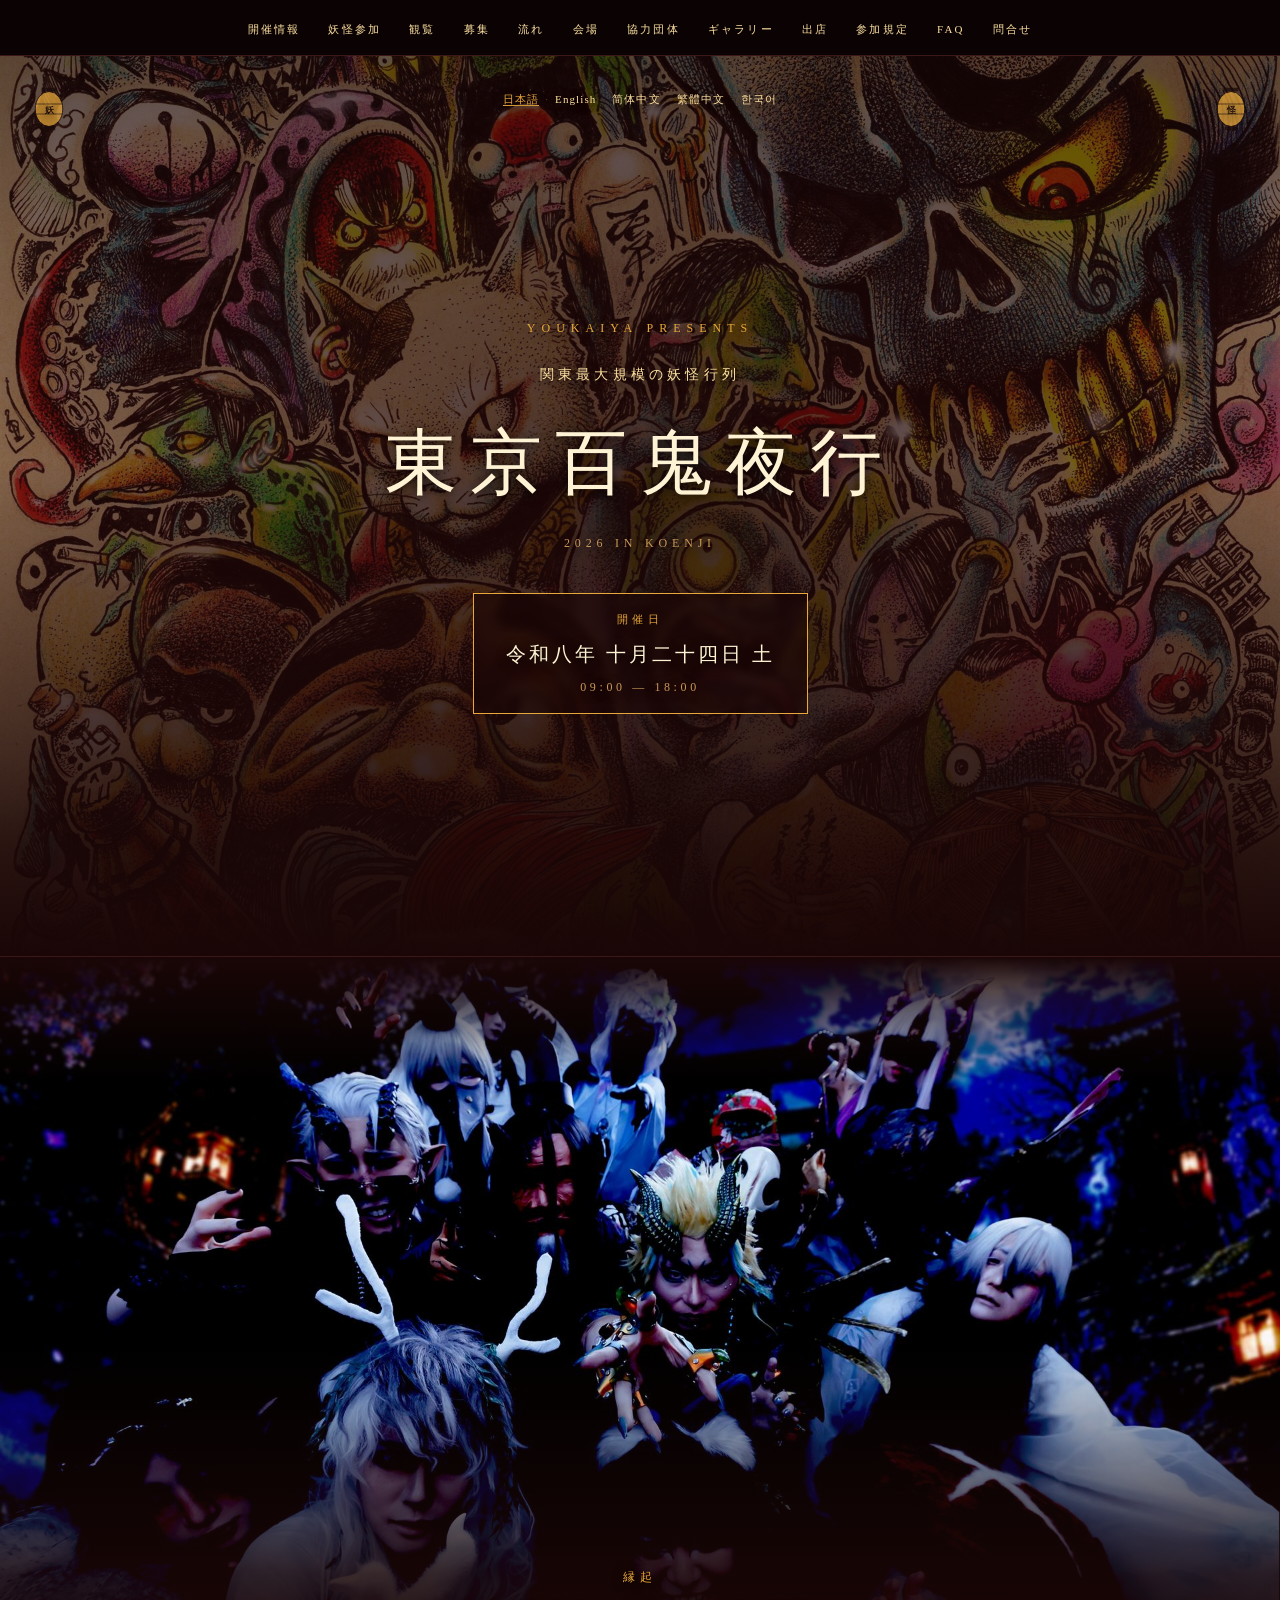
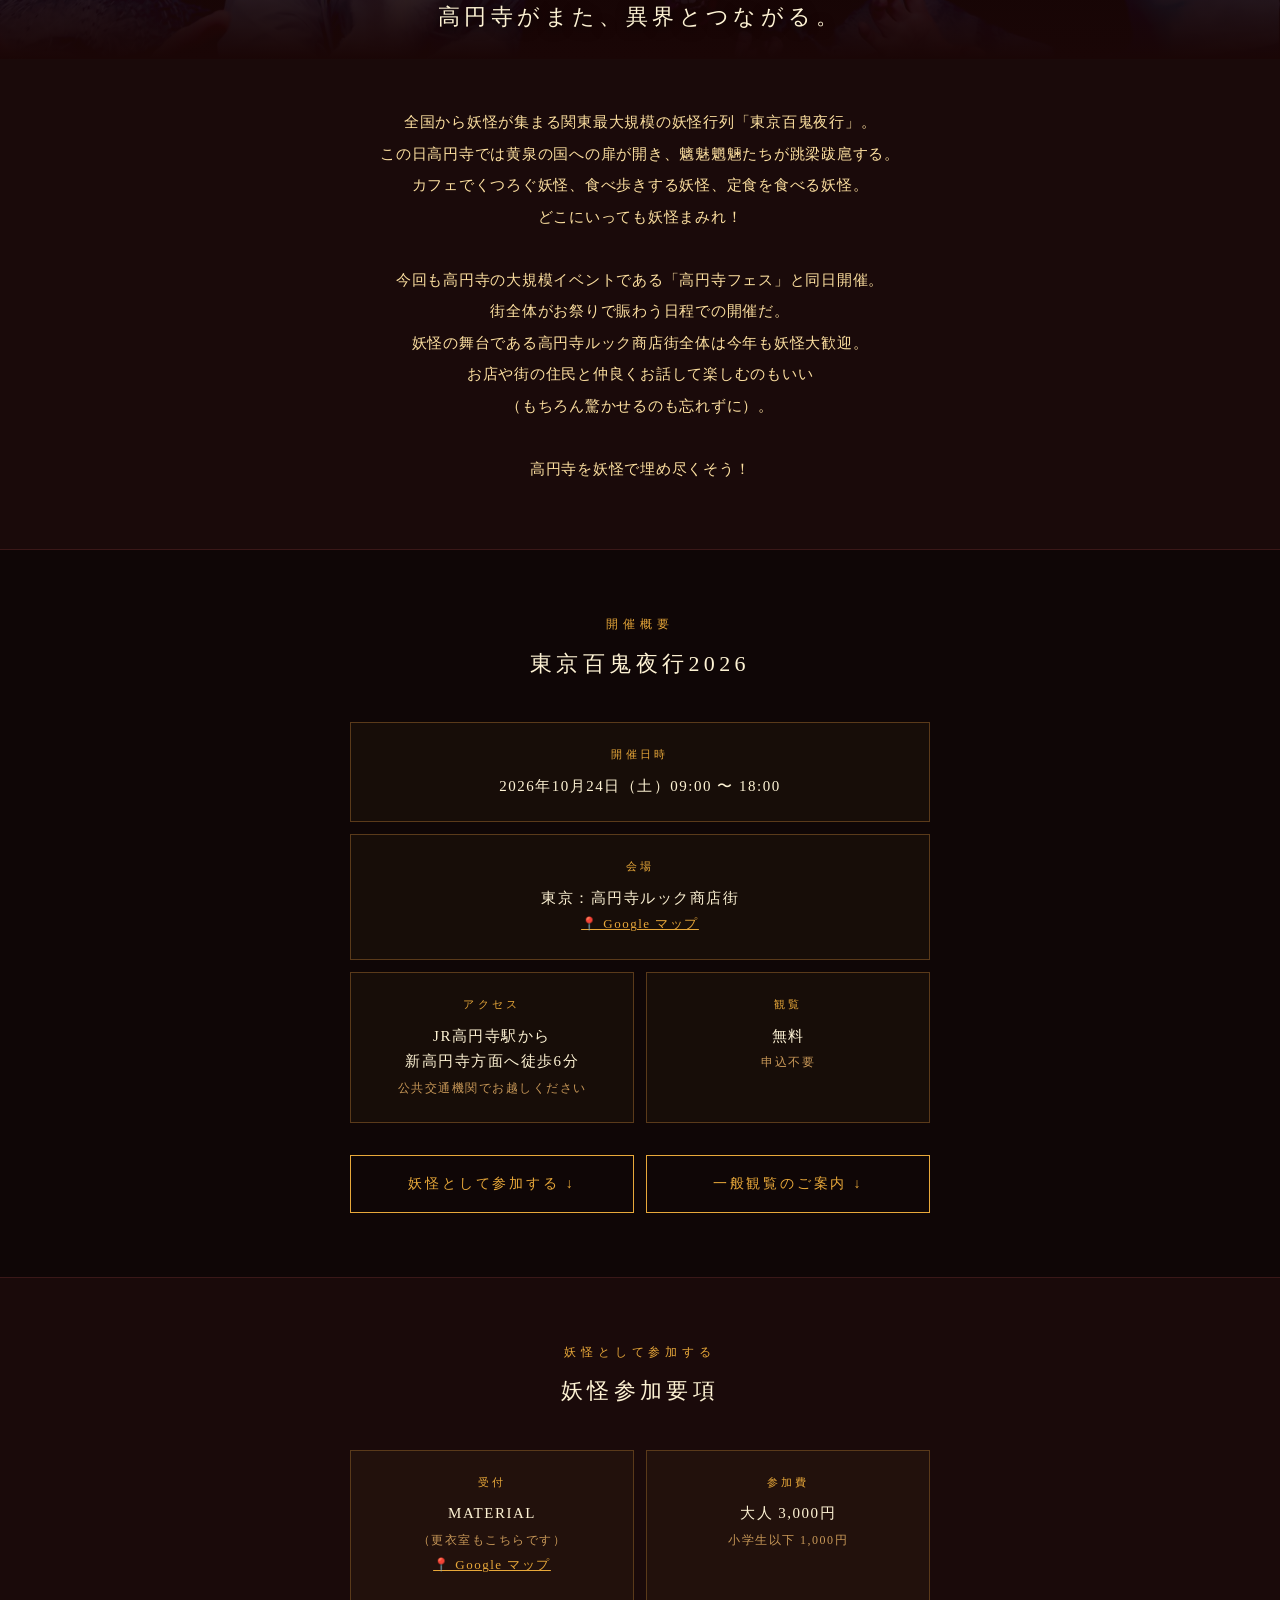
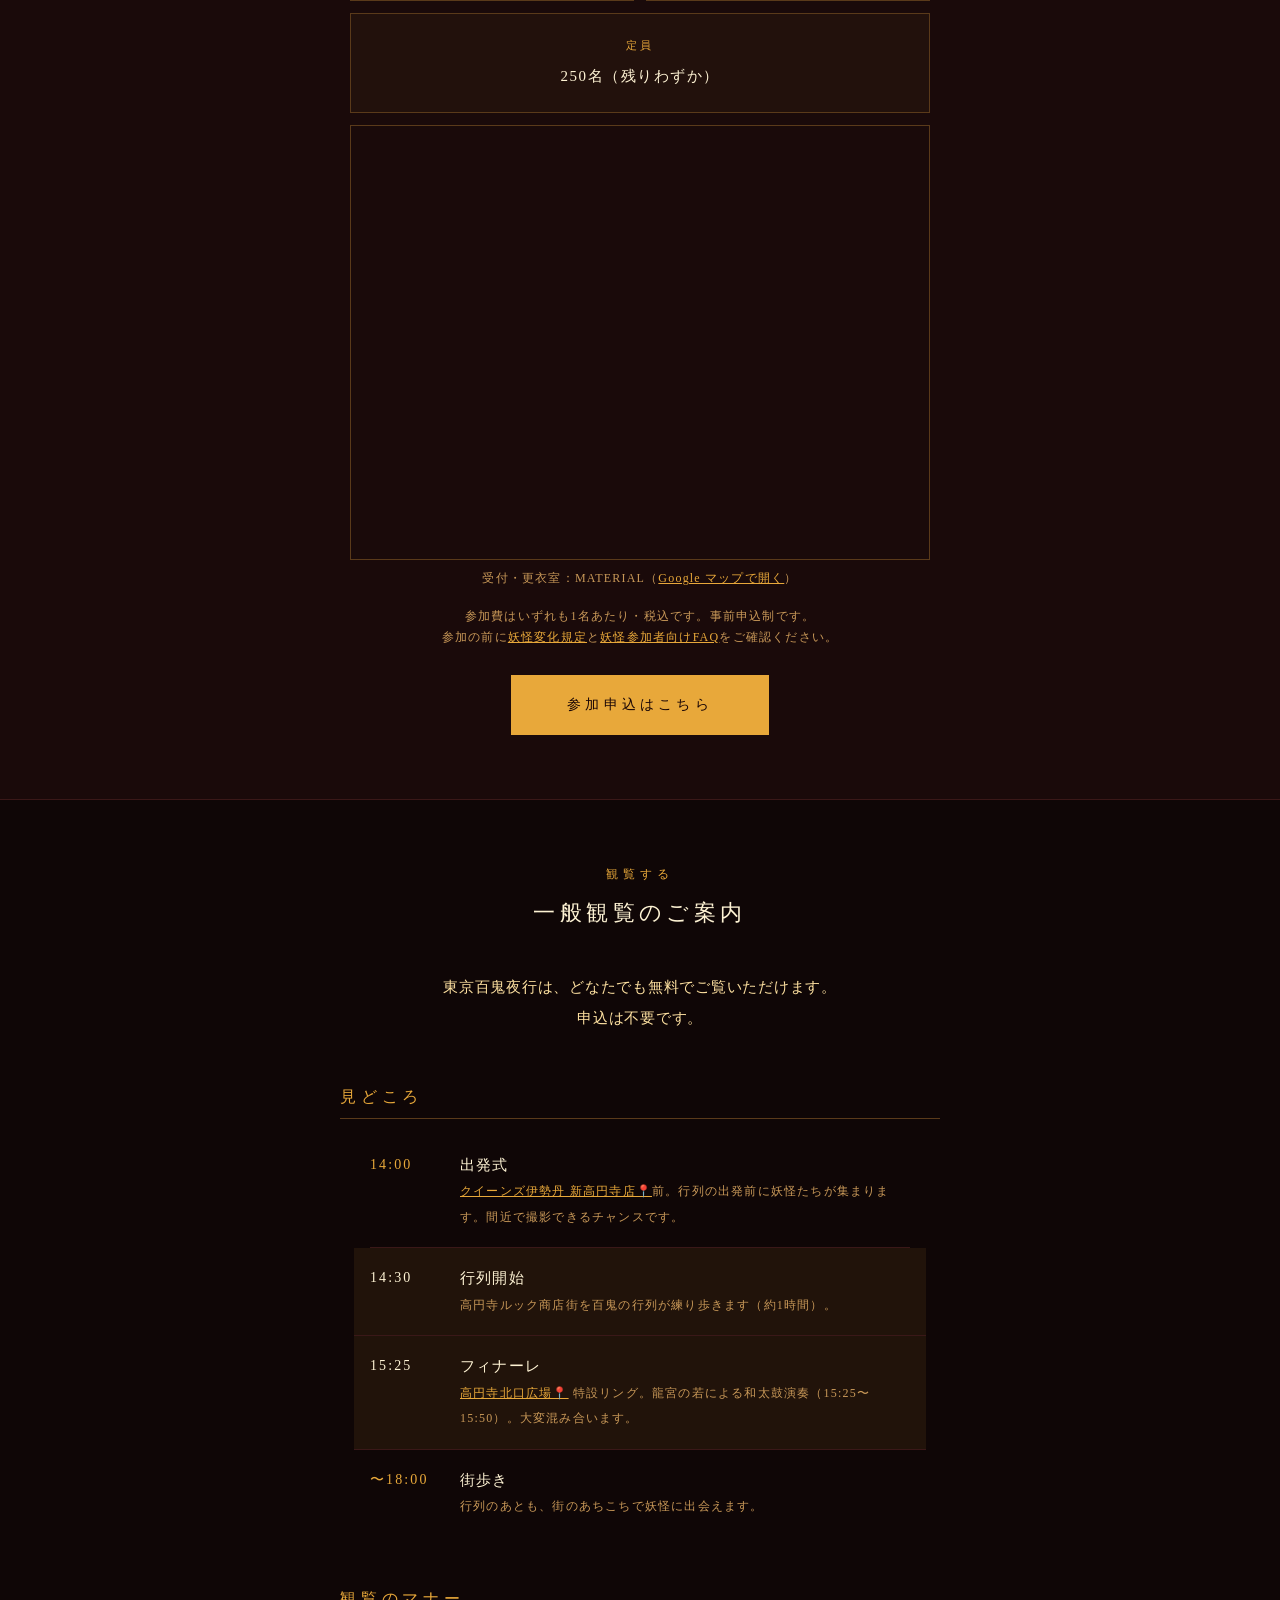
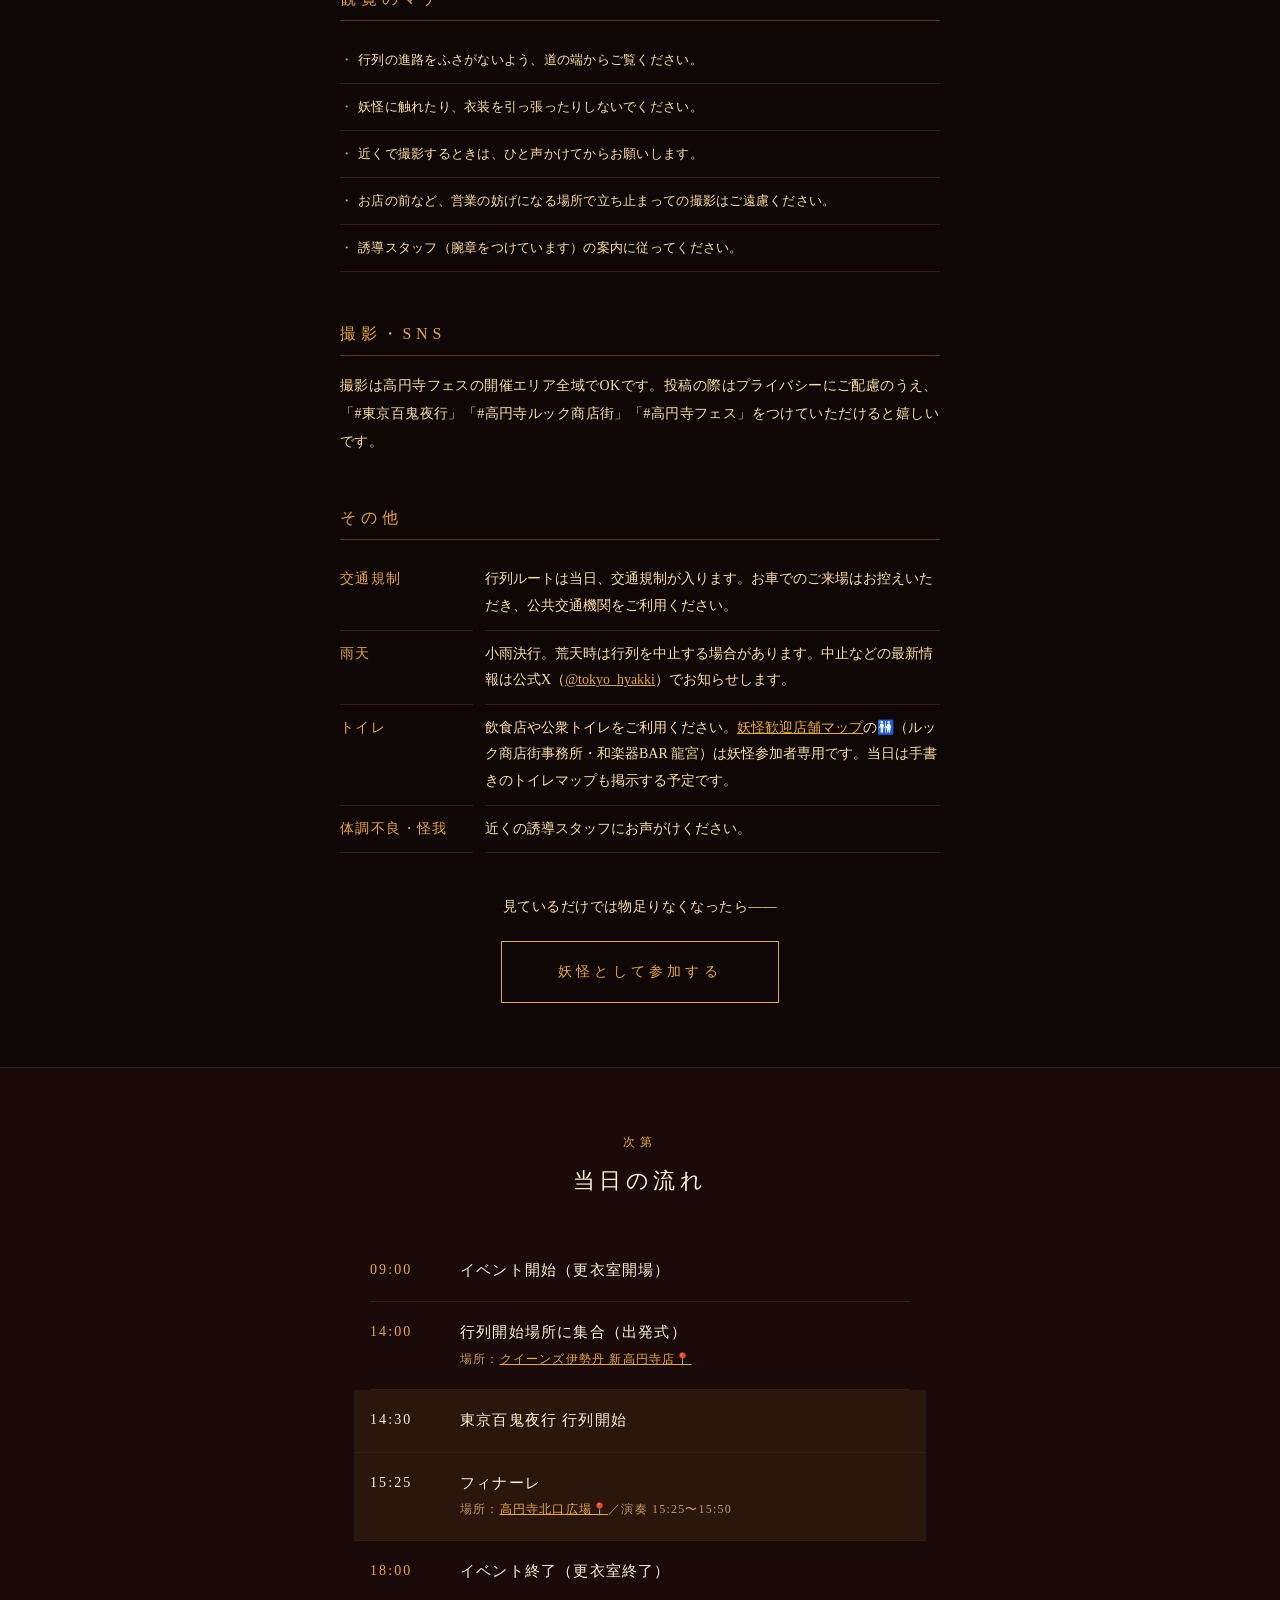
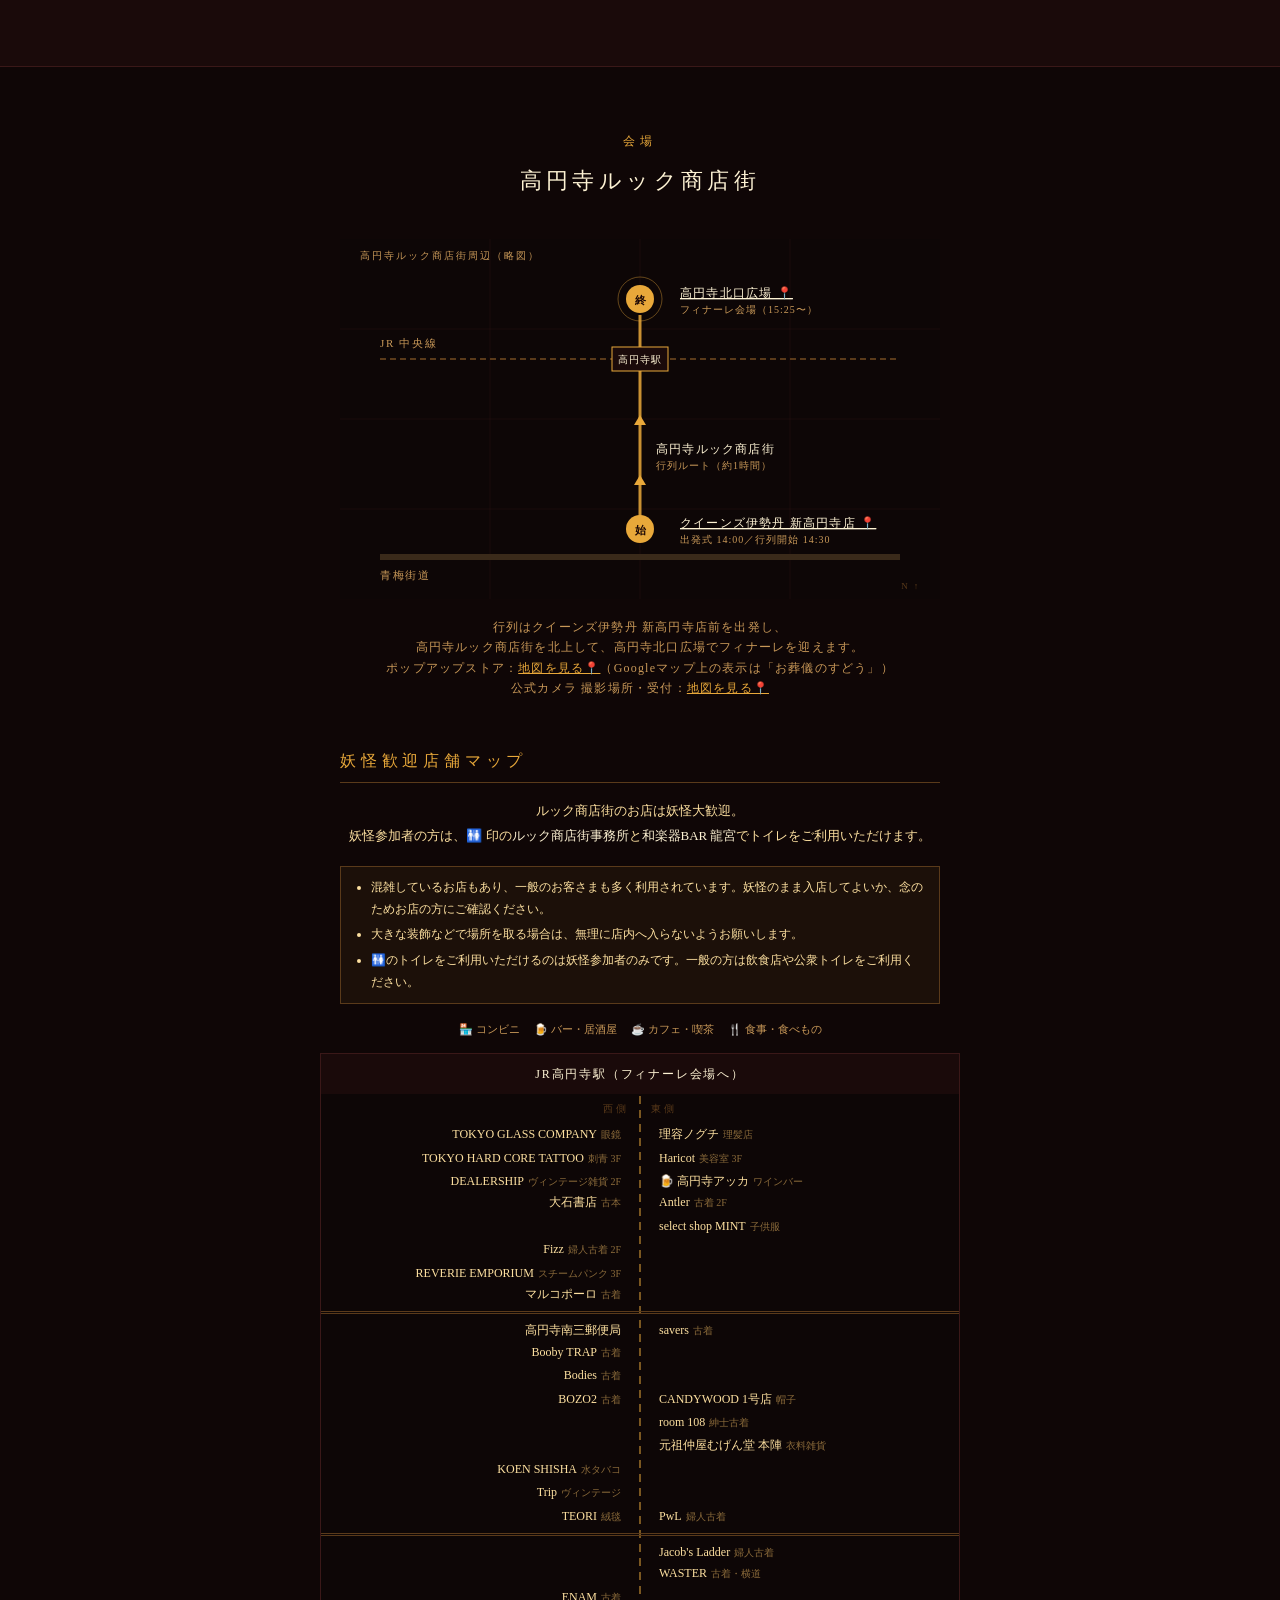
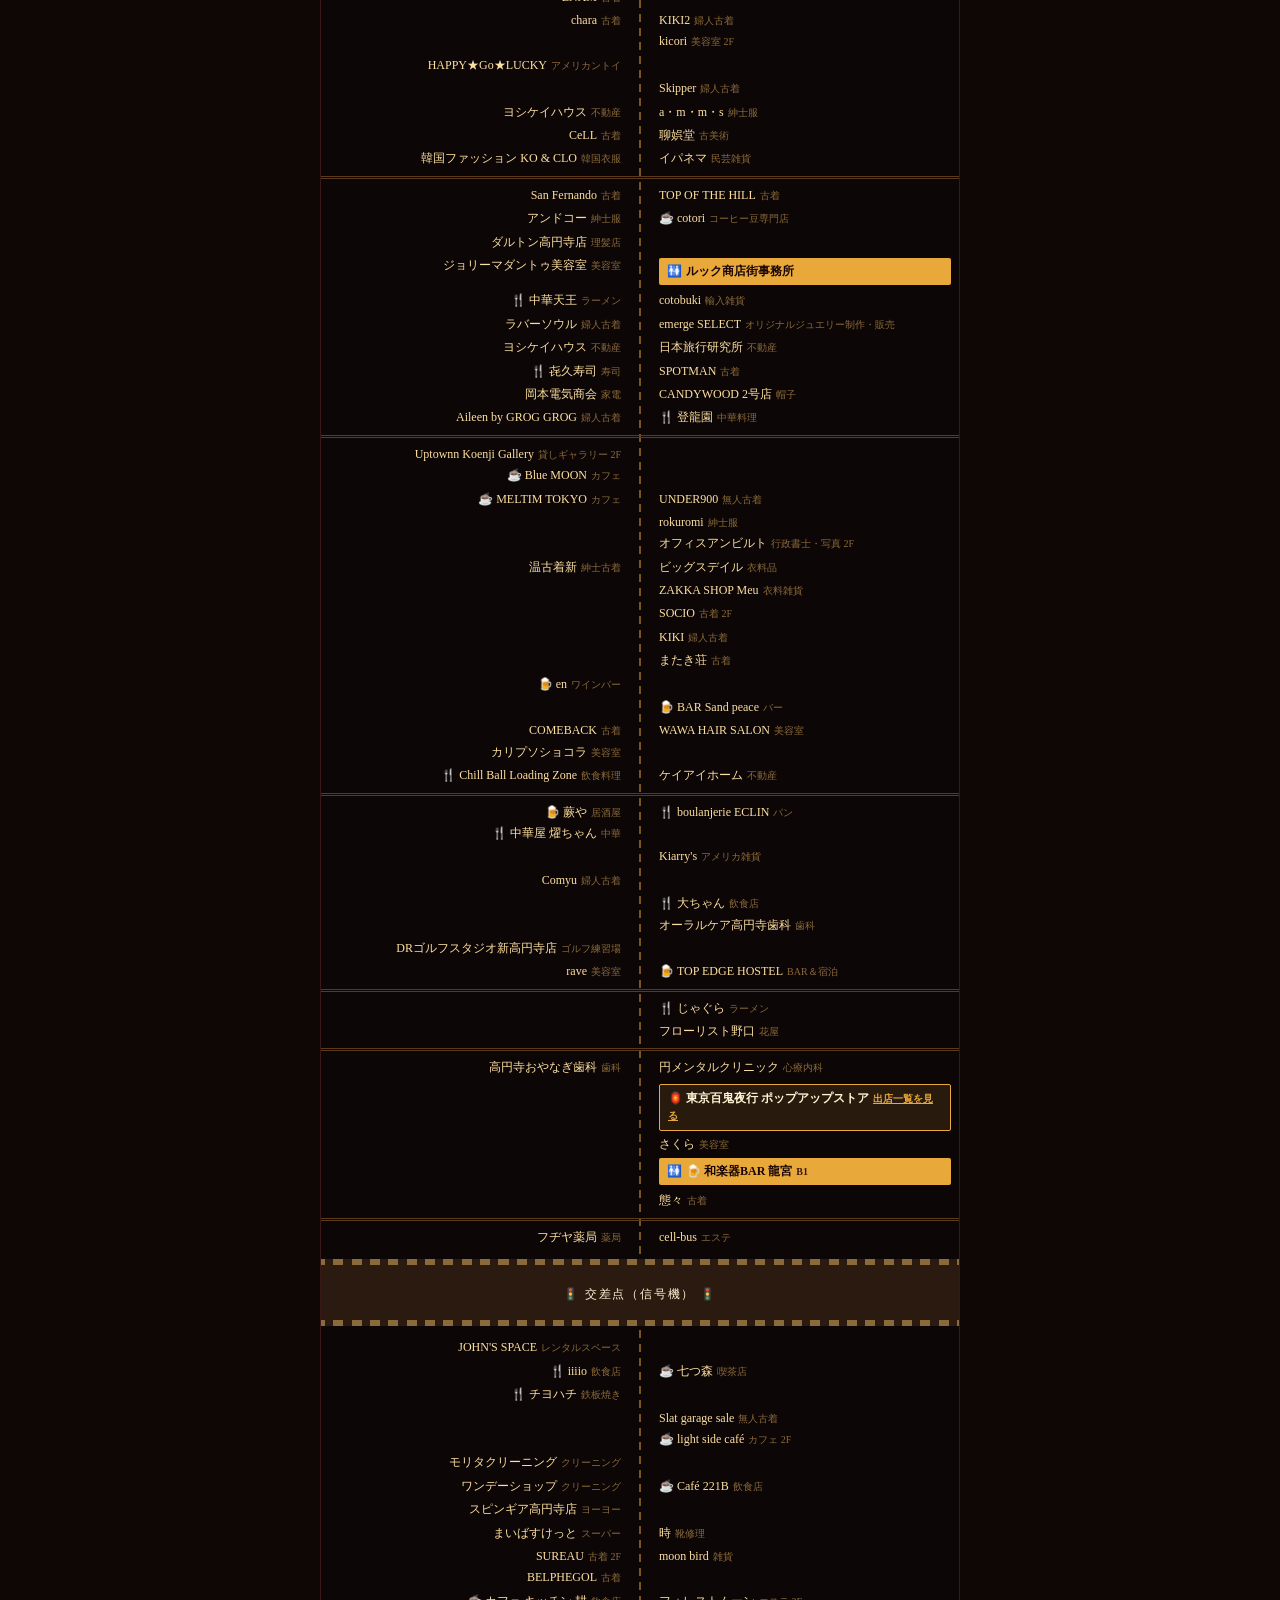
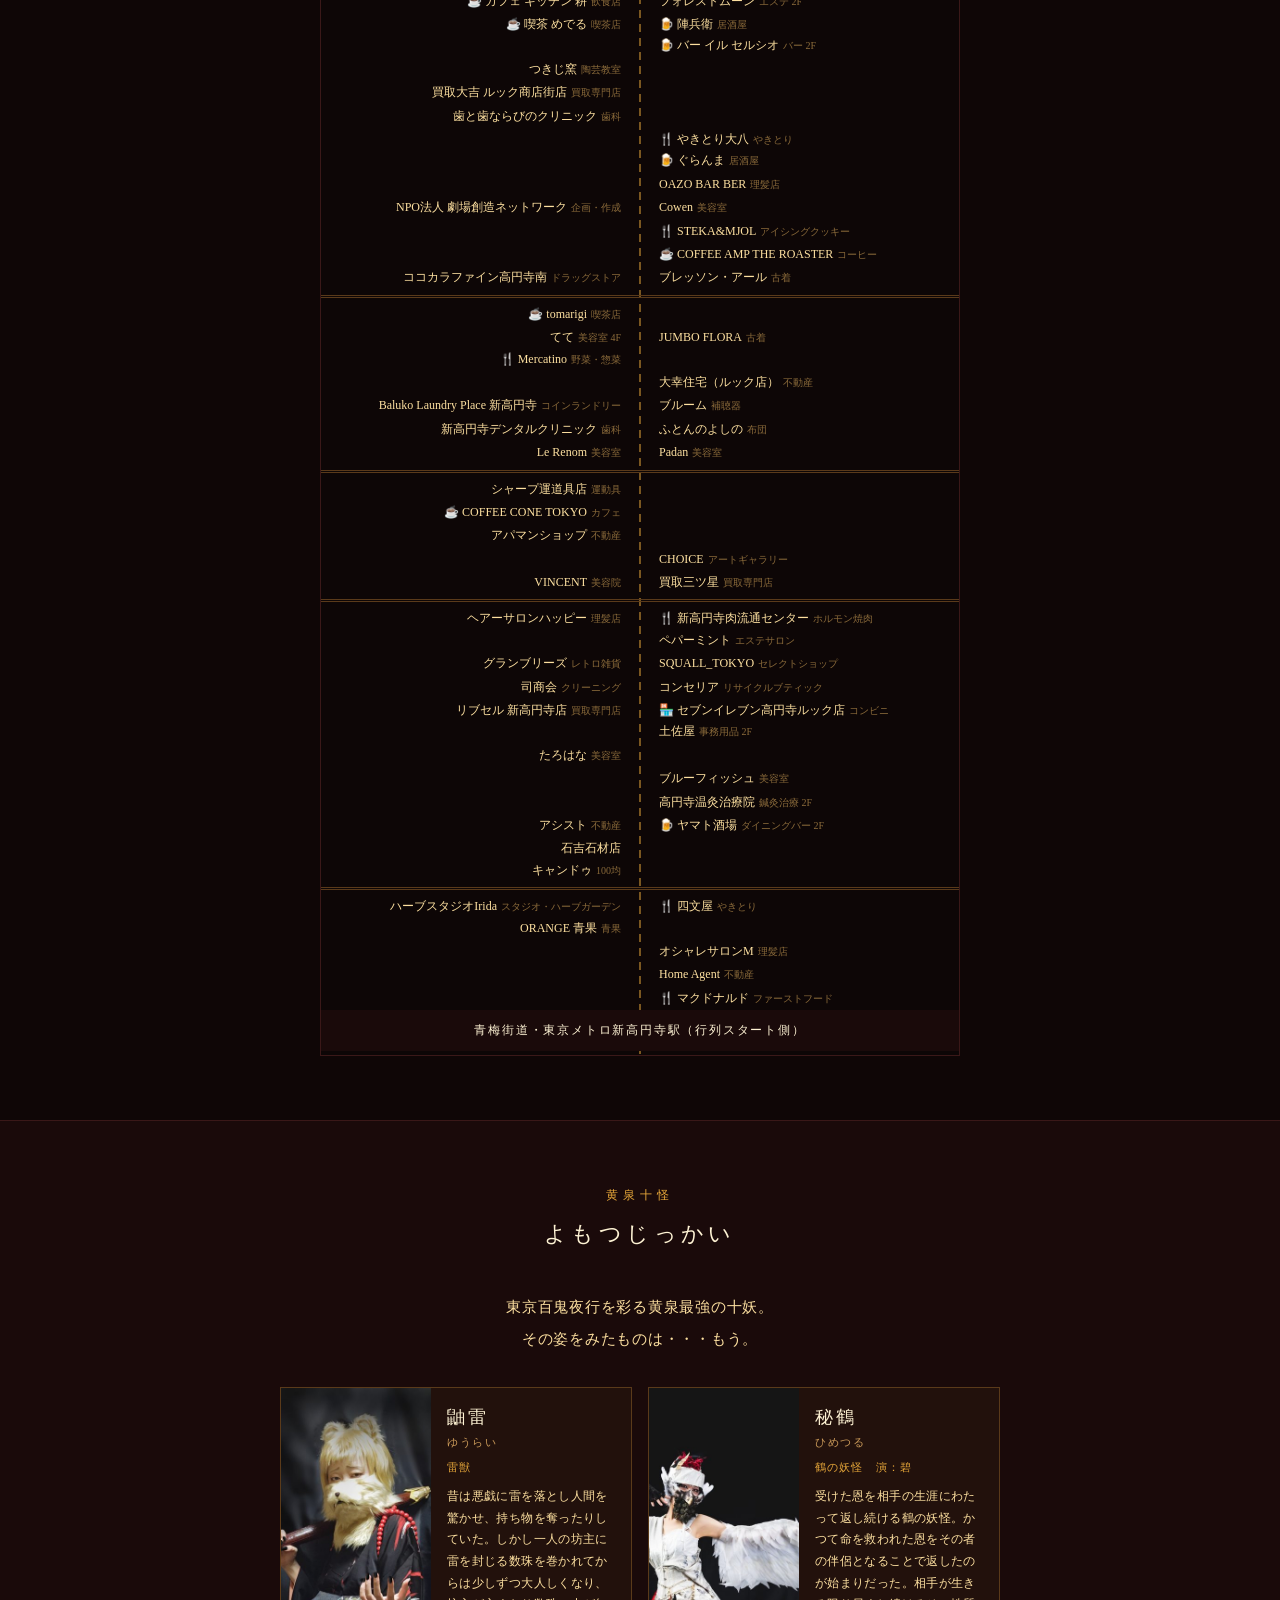
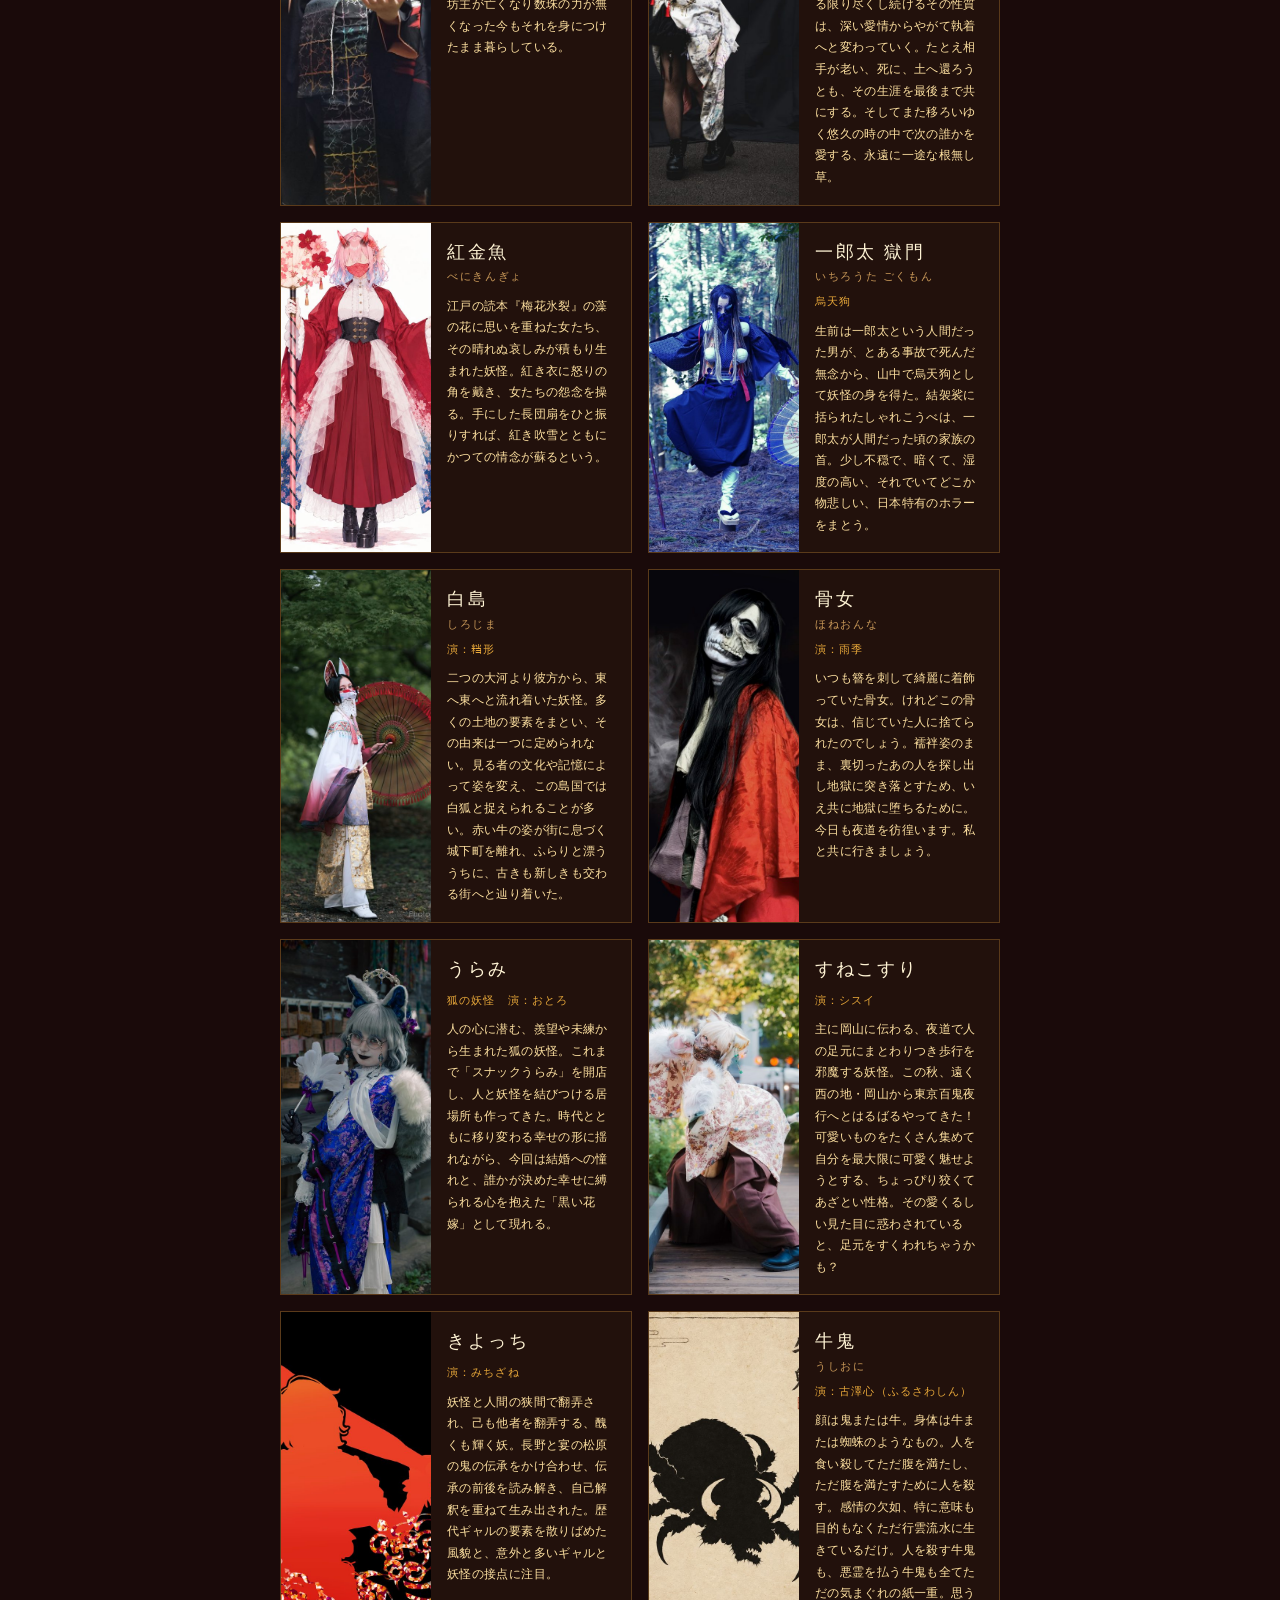
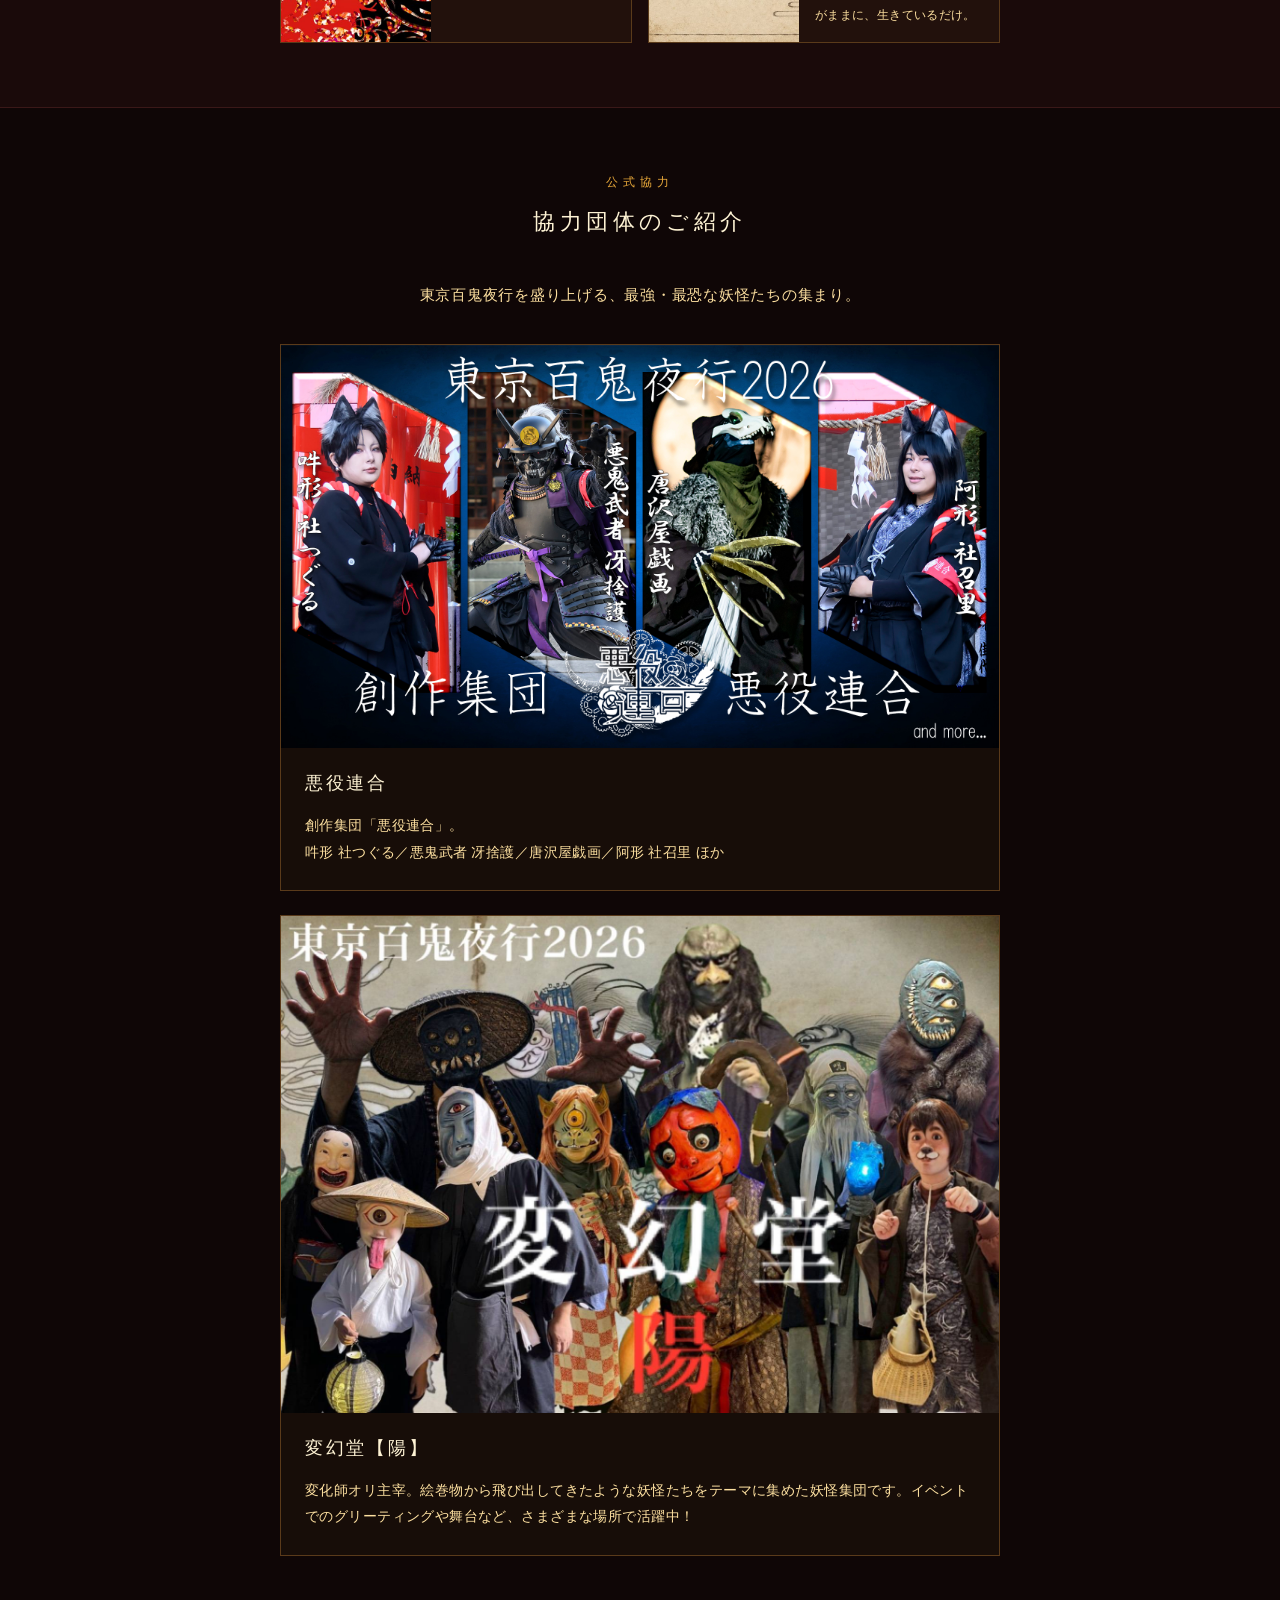
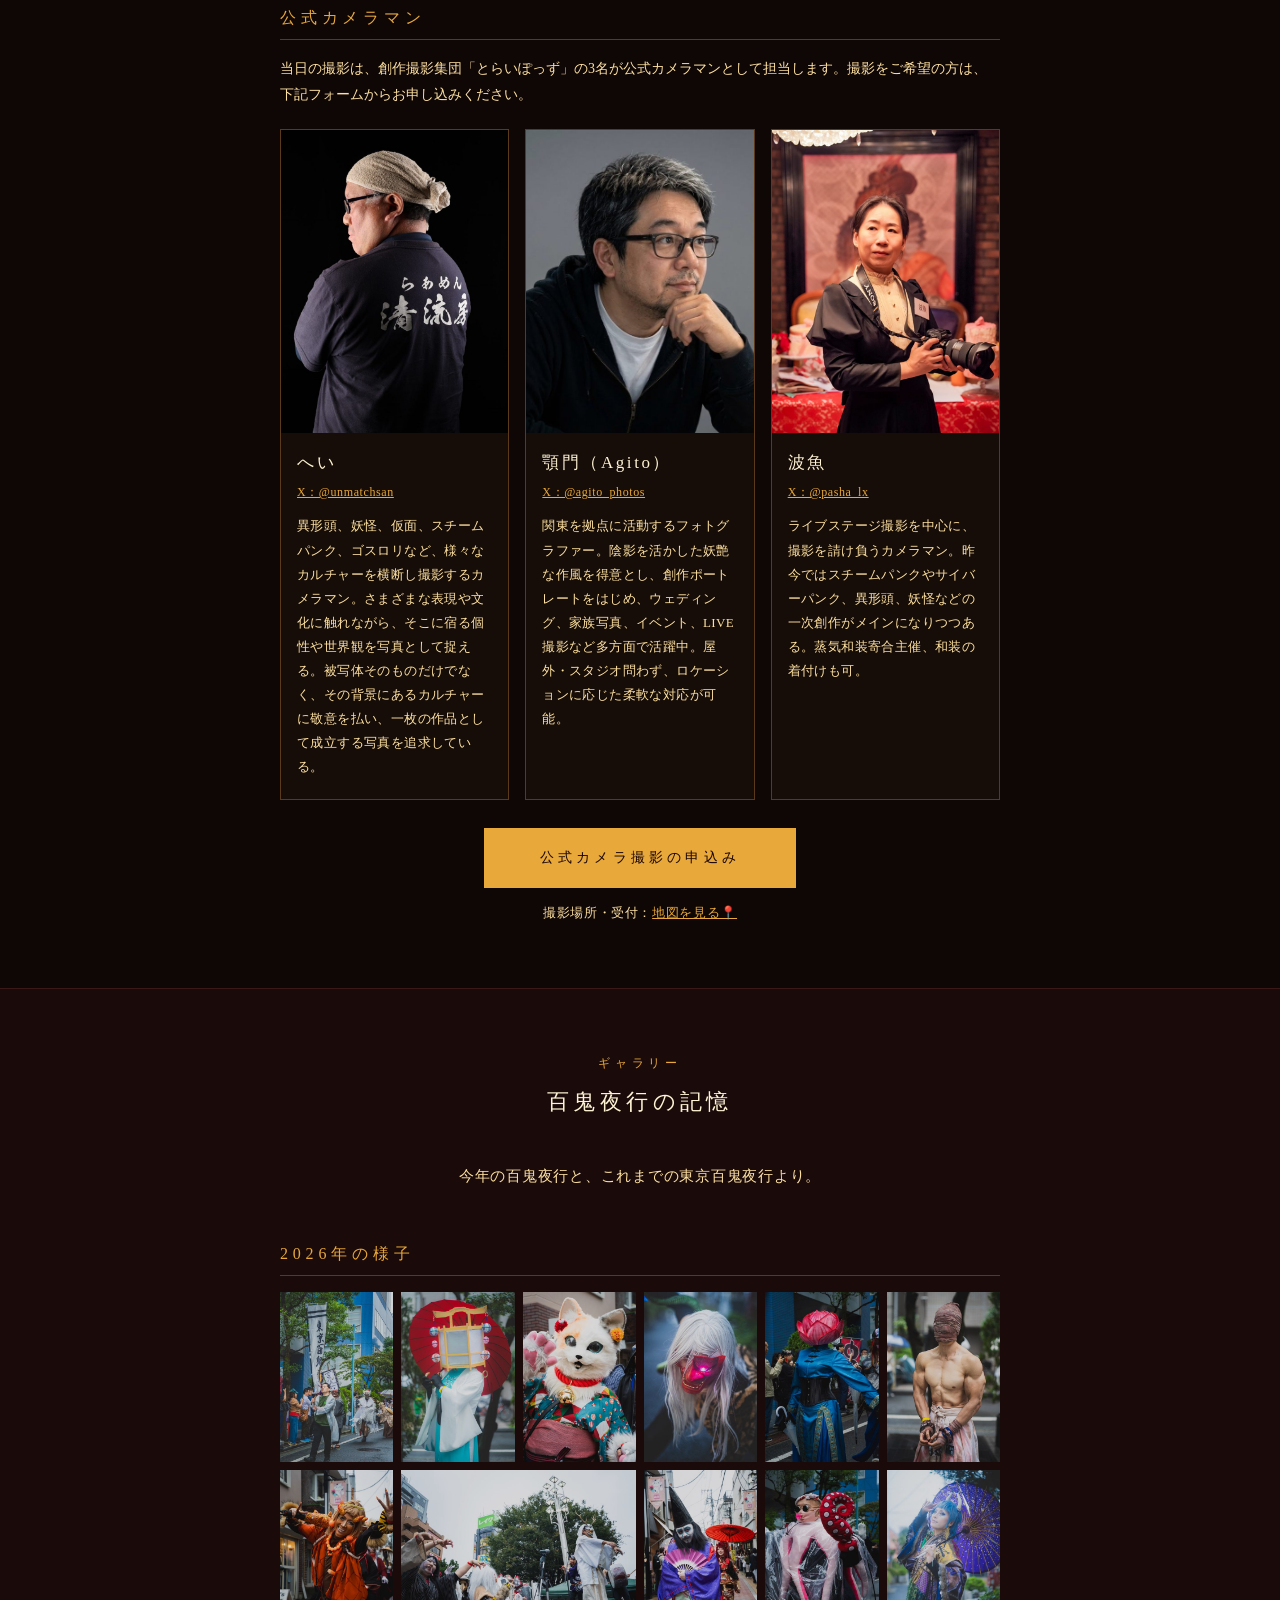
<file: index.html>
<!DOCTYPE html>
<html lang="ja">
<head>
<meta charset="UTF-8">
<meta name="viewport" content="width=device-width, initial-scale=1.0">
<title>東京百鬼夜行2026 | 関東最大規模の妖怪行列 in 高円寺</title>
<meta name="description" content="2026年10月24日（土）高円寺ルック商店街にて開催。全国から妖怪が集まる関東最大規模の妖怪行列「東京百鬼夜行」。観覧無料・妖怪参加3,000円。">

<meta property="og:title" content="東京百鬼夜行2026 | 関東最大規模の妖怪行列">
<meta property="og:description" content="2026年10月24日（土）高円寺ルック商店街。全国から妖怪が集まる関東最大規模の妖怪行列。">
<meta property="og:type" content="website">
<meta property="og:url" content="https://tokyo-hyakki.com/">
<meta property="og:site_name" content="東京百鬼夜行">
<link rel="icon" href="favicon.ico" sizes="16x16 32x32 48x48">
<link rel="icon" type="image/png" sizes="32x32" href="static/images/favicon-32.png">
<link rel="icon" type="image/png" sizes="192x192" href="static/images/favicon-192.png">
<link rel="apple-touch-icon" href="static/images/apple-touch-icon.png">
<meta property="og:locale" content="ja_JP">
<meta property="og:image" content="https://tokyo-hyakki.com/static/images/main.jpg">
<meta name="twitter:card" content="summary_large_image">

<!-- 本公開時にこの行を削除すること -->
<meta name="robots" content="noindex,nofollow">

<link rel="alternate" hreflang="ja" href="https://tokyo-hyakki.com/">
<link rel="alternate" hreflang="en" href="https://tokyo-hyakki.com/en/">
<link rel="alternate" hreflang="zh-Hans" href="https://tokyo-hyakki.com/zh-hans/">
<link rel="alternate" hreflang="zh-Hant" href="https://tokyo-hyakki.com/zh-hant/">
<link rel="alternate" hreflang="ko" href="https://tokyo-hyakki.com/ko/">
<link rel="alternate" hreflang="x-default" href="https://tokyo-hyakki.com/">
<link rel="stylesheet" href="static/site.css">
<!-- Google tag (gtag.js) -->
<script async src="https://www.googletagmanager.com/gtag/js?id=G-NVGCH3HNMB"></script>
<script>
  window.dataLayer = window.dataLayer || [];
  function gtag(){dataLayer.push(arguments);}
  gtag('js', new Date());

  gtag('config', 'G-NVGCH3HNMB');
</script>
<script type="application/ld+json">
{
  "@context": "https://schema.org",
  "@type": "Event",
  "name": "東京百鬼夜行2026",
  "description": "全国から妖怪が集まる関東最大規模の妖怪行列。高円寺フェスと同日開催。観覧無料。",
  "startDate": "2026-10-24T09:00:00+09:00",
  "endDate": "2026-10-24T18:00:00+09:00",
  "eventStatus": "https://schema.org/EventScheduled",
  "eventAttendanceMode": "https://schema.org/OfflineEventAttendanceMode",
  "isAccessibleForFree": true,
  "image": ["https://tokyo-hyakki.com/static/images/main.jpg"],
  "url": "https://tokyo-hyakki.com/",
  "location": {
    "@type": "Place",
    "name": "高円寺ルック商店街",
    "address": {
      "@type": "PostalAddress",
      "addressLocality": "杉並区",
      "addressRegion": "東京都",
      "addressCountry": "JP"
    }
  },
  "organizer": {
    "@type": "Organization",
    "name": "合同会社妖怪屋",
    "url": "https://youkaiya.jp/"
  },
  "offers": [
    {
      "@type": "Offer",
      "name": "妖怪参加（大人）",
      "price": "3000",
      "priceCurrency": "JPY",
      "availability": "https://schema.org/LimitedAvailability",
      "url": "https://event.youkaiya.jp/#/events/evt_01KZD89ZXK330XY40N6GP10VTE"
    },
    {
      "@type": "Offer",
      "name": "妖怪参加（小学生以下）",
      "price": "1000",
      "priceCurrency": "JPY",
      "availability": "https://schema.org/LimitedAvailability",
      "url": "https://event.youkaiya.jp/#/events/evt_01KZD89ZXK330XY40N6GP10VTE"
    }
  ]
}
</script>
</head>
<body>

<nav class="topnav">
  <ul>
    <li><a href="#info">開催情報</a></li>
    <li><a href="#yokai">妖怪参加</a></li>
    <li><a href="#viewing">観覧</a></li>
    <li><a href="#recruit">募集</a></li>
    <li><a href="#schedule">流れ</a></li>
    <li><a href="#map">会場</a></li>
    <li><a href="#partners">協力団体</a></li>
    <li><a href="#gallery">ギャラリー</a></li>
    <li><a href="#shops">出店</a></li>
    <li><a href="#rules">参加規定</a></li>
    <li><a href="#faq">FAQ</a></li>
    <li><a href="#contact">問合せ</a></li>
  </ul>
</nav>

<section class="hero" style="border-top:none;">
  <svg class="lantern left" viewBox="0 0 60 80" xmlns="http://www.w3.org/2000/svg">
    <ellipse cx="30" cy="40" rx="22" ry="28" fill="#e8a83a"/>
    <ellipse cx="30" cy="40" rx="22" ry="28" fill="none" stroke="#1a0a0a" stroke-width="1.5"/>
    <line x1="8" y1="32" x2="52" y2="32" stroke="#1a0a0a" stroke-width="1"/>
    <line x1="8" y1="48" x2="52" y2="48" stroke="#1a0a0a" stroke-width="1"/>
    <rect x="18" y="6" width="24" height="6" fill="#1a0a0a"/>
    <rect x="20" y="68" width="20" height="6" fill="#1a0a0a"/>
    <text x="30" y="46" text-anchor="middle" font-family="serif" font-size="14" fill="#1a0a0a" font-weight="bold">妖</text>
  </svg>
  <svg class="lantern right" viewBox="0 0 60 80" xmlns="http://www.w3.org/2000/svg">
    <ellipse cx="30" cy="40" rx="22" ry="28" fill="#e8a83a"/>
    <ellipse cx="30" cy="40" rx="22" ry="28" fill="none" stroke="#1a0a0a" stroke-width="1.5"/>
    <line x1="8" y1="32" x2="52" y2="32" stroke="#1a0a0a" stroke-width="1"/>
    <line x1="8" y1="48" x2="52" y2="48" stroke="#1a0a0a" stroke-width="1"/>
    <rect x="18" y="6" width="24" height="6" fill="#1a0a0a"/>
    <rect x="20" y="68" width="20" height="6" fill="#1a0a0a"/>
    <text x="30" y="46" text-anchor="middle" font-family="serif" font-size="14" fill="#1a0a0a" font-weight="bold">怪</text>
  </svg>

  <div class="lang-nav"><a href="./" lang="ja" aria-current="page">日本語</a>·<a href="en/" lang="en">English</a>·<a href="zh-hans/" lang="zh-Hans">简体中文</a>·<a href="zh-hant/" lang="zh-Hant">繁體中文</a>·<a href="ko/" lang="ko">한국어</a></div>

  <div class="hero-supertitle">YOUKAIYA PRESENTS</div>
  <div class="hero-tagline">関東最大規模の妖怪行列</div>
  <h1 class="hero-title">東京百鬼夜行</h1>
  <div class="hero-subtitle">2026 IN KOENJI</div>

  <div class="hero-date-badge">
    <div class="hero-date-label">開催日</div>
    <div class="hero-date-main">令和八年 十月二十四日 土</div>
    <div class="hero-date-time">09:00 — 18:00</div>
  </div>
</section>

<section class="engi">
  <div class="engi-hero" role="img" aria-label="夜桜と月明かりの下、手を伸ばして迫りくる妖怪たちの集合写真">
    <div class="section-header engi-header">
      <div class="section-label">縁起</div>
      <div class="section-title">高円寺がまた、異界とつながる。</div>
    </div>
  </div>
  <div class="container">
    <p class="lead-text">
      全国から妖怪が集まる関東最大規模の妖怪行列「東京百鬼夜行」。<br>
      この日高円寺では黄泉の国への扉が開き、魑魅魍魎たちが跳梁跋扈する。<br>
      カフェでくつろぐ妖怪、食べ歩きする妖怪、定食を食べる妖怪。<br>
      どこにいっても妖怪まみれ！<br><br>
      今回も高円寺の大規模イベントである「高円寺フェス」と同日開催。<br>
      街全体がお祭りで賑わう日程での開催だ。<br>
      妖怪の舞台である高円寺ルック商店街全体は今年も妖怪大歓迎。<br>
      お店や街の住民と仲良くお話して楽しむのもいい<br>
      （もちろん驚かせるのも忘れずに）。<br><br>
      高円寺を妖怪で埋め尽くそう！
    </p>
  </div>
</section>

<section id="info" class="section-dark">
  <div class="container">
    <div class="section-header">
      <div class="section-label">開催概要</div>
      <div class="section-title">東京百鬼夜行2026</div>
    </div>
    <div class="info-grid">
      <div class="info-card info-card-wide">
        <div class="info-card-label">開催日時</div>
        <div class="info-card-value">2026年10月24日（土）09:00 〜 18:00</div>
      </div>
      <div class="info-card info-card-wide">
        <div class="info-card-label">会場</div>
        <div class="info-card-value">東京：高円寺ルック商店街<br><a href="https://www.google.com/maps/search/?api=1&query=%E9%AB%98%E5%86%86%E5%AF%BA%E3%83%AB%E3%83%83%E3%82%AF%E5%95%86%E5%BA%97%E8%A1%97" target="_blank" rel="noopener" class="info-card-link">📍 Google マップ</a></div>
      </div>
      <div class="info-card">
        <div class="info-card-label">アクセス</div>
        <div class="info-card-value">JR高円寺駅から<br>新高円寺方面へ徒歩6分<br><span class="info-card-note">公共交通機関でお越しください</span></div>
      </div>
      <div class="info-card">
        <div class="info-card-label">観覧</div>
        <div class="info-card-value">無料<br><span class="info-card-note">申込不要</span></div>
      </div>
    </div>
    <div class="audience-links">
      <a href="#yokai">妖怪として参加する</a>
      <a href="#viewing">一般観覧のご案内</a>
    </div>
  </div>
</section>

<section id="yokai">
  <div class="container">
    <div class="section-header">
      <div class="section-label">妖怪として参加する</div>
      <div class="section-title">妖怪参加要項</div>
    </div>
    <div class="info-grid">
      <div class="info-card">
        <div class="info-card-label">受付</div>
        <div class="info-card-value">MATERIAL<br><span class="info-card-note">（更衣室もこちらです）</span><br><a href="https://maps.app.goo.gl/ZQkyYMgKPaxQhhyT9" target="_blank" rel="noopener" class="info-card-link">📍 Google マップ</a></div>
      </div>
      <div class="info-card">
        <div class="info-card-label">参加費</div>
        <div class="info-card-value">大人 3,000円<br><span class="info-card-note">小学生以下 1,000円</span></div>
      </div>
      <div class="info-card info-card-wide">
        <div class="info-card-label">定員</div>
        <div class="info-card-value">250名（残りわずか）</div>
      </div>
    </div>
    <div class="venue-map">
      <iframe src="https://www.google.com/maps?q=35.7026018,139.6511675&amp;z=17&amp;hl=ja&amp;output=embed" title="受付・更衣室 MATERIAL の地図" loading="lazy" referrerpolicy="no-referrer-when-downgrade" allowfullscreen></iframe>
      <div class="venue-map-caption">受付・更衣室：MATERIAL（<a href="https://maps.app.goo.gl/ZQkyYMgKPaxQhhyT9" target="_blank" rel="noopener">Google マップで開く</a>）</div>
    </div>
    <p class="route-note">参加費はいずれも1名あたり・税込です。事前申込制です。<br>参加の前に<a href="#rules">妖怪変化規定</a>と<a href="#faq">妖怪参加者向けFAQ</a>をご確認ください。</p>
    <div class="cta-block" style="margin-top:28px;">
      <a class="cta-button" href="https://event.youkaiya.jp/#/events/evt_01KZD89ZXK330XY40N6GP10VTE" target="_blank" rel="noopener">参加申込はこちら</a>
    </div>
  </div>
</section>

<section id="viewing" class="section-dark">
  <div class="container">
    <div class="section-header">
      <div class="section-label">観覧する</div>
      <div class="section-title">一般観覧のご案内</div>
    </div>
    <p class="lead-text" style="margin-bottom:40px;">
      東京百鬼夜行は、どなたでも無料でご覧いただけます。<br>申込は不要です。
    </p>

    <div class="sub-heading">見どころ</div>
    <div class="schedule">
      <div class="schedule-row">
        <div class="schedule-time">14:00</div>
        <div class="schedule-text">出発式<br><span class="schedule-note"><a href="https://maps.app.goo.gl/frszvCw3xyrznSAM8" target="_blank" rel="noopener" class="schedule-link">クイーンズ伊勢丹 新高円寺店📍</a>前。行列の出発前に妖怪たちが集まります。間近で撮影できるチャンスです。</span></div>
      </div>
      <div class="schedule-row highlight">
        <div class="schedule-time">14:30</div>
        <div class="schedule-text">行列開始<br><span class="schedule-note">高円寺ルック商店街を百鬼の行列が練り歩きます（約1時間）。</span></div>
      </div>
      <div class="schedule-row highlight">
        <div class="schedule-time">15:25</div>
        <div class="schedule-text">フィナーレ<br><span class="schedule-note"><a href="https://maps.app.goo.gl/KaeqtA5xEQRZeKdT6" target="_blank" rel="noopener" class="schedule-link">高円寺北口広場📍</a> 特設リング。龍宮の若による和太鼓演奏（15:25〜15:50）。大変混み合います。</span></div>
      </div>
      <div class="schedule-row">
        <div class="schedule-time">〜18:00</div>
        <div class="schedule-text">街歩き<br><span class="schedule-note">行列のあとも、街のあちこちで妖怪に出会えます。</span></div>
      </div>
    </div>

    <div class="sub-heading">観覧のマナー</div>
    <div class="rules">
      <ul>
        <li>行列の進路をふさがないよう、道の端からご覧ください。</li>
        <li>妖怪に触れたり、衣装を引っ張ったりしないでください。</li>
        <li>近くで撮影するときは、ひと声かけてからお願いします。</li>
        <li>お店の前など、営業の妨げになる場所で立ち止まっての撮影はご遠慮ください。</li>
        <li>誘導スタッフ（腕章をつけています）の案内に従ってください。</li>
      </ul>
    </div>

    <div class="sub-heading">撮影・SNS</div>
    <p class="viewing-text">
      撮影は高円寺フェスの開催エリア全域でOKです。投稿の際はプライバシーにご配慮のうえ、「#東京百鬼夜行」「#高円寺ルック商店街」「#高円寺フェス」をつけていただけると嬉しいです。
    </p>

    <div class="sub-heading">その他</div>
    <dl class="viewing-list">
      <dt>交通規制</dt><dd>行列ルートは当日、交通規制が入ります。お車でのご来場はお控えいただき、公共交通機関をご利用ください。</dd>
      <dt>雨天</dt><dd>小雨決行。荒天時は行列を中止する場合があります。中止などの最新情報は公式X（<a href="https://x.com/tokyo_hyakki" target="_blank" rel="noopener">@tokyo_hyakki</a>）でお知らせします。</dd>
      <dt>トイレ</dt><dd>飲食店や公衆トイレをご利用ください。<a href="#shopmap">妖怪歓迎店舗マップ</a>の🚻（ルック商店街事務所・和楽器BAR 龍宮）は妖怪参加者専用です。当日は手書きのトイレマップも掲示する予定です。</dd>
      <dt>体調不良・怪我</dt><dd>近くの誘導スタッフにお声がけください。</dd>
    </dl>

    <div class="cta-block" style="margin-top:40px;">
      <p class="viewing-text" style="text-align:center;margin-bottom:20px;">見ているだけでは物足りなくなったら――</p>
      <a class="cta-button cta-button-outline" href="#yokai">妖怪として参加する</a>
    </div>
  </div>
</section>

<section id="schedule">
  <div class="container">
    <div class="section-header">
      <div class="section-label">次第</div>
      <div class="section-title">当日の流れ</div>
    </div>
    <div class="schedule">
      <div class="schedule-row">
        <div class="schedule-time">09:00</div>
        <div class="schedule-text">イベント開始（更衣室開場）</div>
      </div>
      <div class="schedule-row">
        <div class="schedule-time">14:00</div>
        <div class="schedule-text">行列開始場所に集合（出発式）<br><span class="schedule-note">場所：<a href="https://maps.app.goo.gl/frszvCw3xyrznSAM8" target="_blank" rel="noopener" class="schedule-link">クイーンズ伊勢丹 新高円寺店📍</a></span></div>
      </div>
      <div class="schedule-row highlight">
        <div class="schedule-time">14:30</div>
        <div class="schedule-text">東京百鬼夜行 行列開始</div>
      </div>
      <div class="schedule-row highlight">
        <div class="schedule-time">15:25</div>
        <div class="schedule-text">フィナーレ<br><span class="schedule-note">場所：<a href="https://maps.app.goo.gl/KaeqtA5xEQRZeKdT6" target="_blank" rel="noopener" class="schedule-link">高円寺北口広場📍</a>／演奏 15:25〜15:50</span></div>
      </div>
      <div class="schedule-row">
        <div class="schedule-time">18:00</div>
        <div class="schedule-text">イベント終了（更衣室終了）</div>
      </div>
    </div>
  </div>
</section>

<section id="map" class="section-dark">
  <div class="container">
    <div class="section-header">
      <div class="section-label">会場</div>
      <div class="section-title">高円寺ルック商店街</div>
    </div>

    <svg class="route-map" viewBox="0 0 600 360" xmlns="http://www.w3.org/2000/svg" role="img" aria-label="行列ルート略図：クイーンズ伊勢丹 新高円寺店前を出発し、高円寺ルック商店街を北上、高円寺駅を抜けて高円寺北口広場へ">
      <rect width="600" height="360" fill="#0d0606"/>
      <g stroke="#3a1818" stroke-width="0.5" opacity="0.6">
        <line x1="0" y1="90" x2="600" y2="90"/>
        <line x1="0" y1="180" x2="600" y2="180"/>
        <line x1="0" y1="270" x2="600" y2="270"/>
        <line x1="150" y1="0" x2="150" y2="360"/>
        <line x1="300" y1="0" x2="300" y2="360"/>
        <line x1="450" y1="0" x2="450" y2="360"/>
      </g>

      <line x1="40" y1="120" x2="560" y2="120" stroke="#5a3a1a" stroke-width="2" stroke-dasharray="6 4"/>
      <text x="40" y="108" fill="#c89858" font-size="11" letter-spacing="0.15em">JR 中央線</text>

      <line x1="40" y1="318" x2="560" y2="318" stroke="#3a2a1a" stroke-width="6"/>
      <text x="40" y="340" fill="#c89858" font-size="11" letter-spacing="0.15em">青梅街道</text>

      <path d="M 300 290 L 300 76" stroke="#e8a83a" stroke-width="3" fill="none" opacity="0.85"/>
      <g fill="#e8a83a">
        <path d="M 300 236 l -6 10 h 12 z"/>
        <path d="M 300 176 l -6 10 h 12 z"/>
      </g>

      <rect x="272" y="108" width="56" height="24" fill="#1a0a0a" stroke="#e8a83a" stroke-width="1"/>
      <text x="300" y="124" text-anchor="middle" fill="#fef3d4" font-size="10" letter-spacing="0.1em" font-family="serif">高円寺駅</text>

      <circle cx="300" cy="60" r="14" fill="#e8a83a"/>
      <circle cx="300" cy="60" r="22" fill="none" stroke="#e8a83a" stroke-width="0.8" opacity="0.5"/>
      <text x="300" y="65" text-anchor="middle" fill="#1a0606" font-size="11" font-weight="bold" font-family="serif">終</text>
      <a href="https://maps.app.goo.gl/KaeqtA5xEQRZeKdT6" target="_blank" rel="noopener"><text x="340" y="58" fill="#fef3d4" font-size="12" letter-spacing="0.1em" font-family="serif" text-decoration="underline">高円寺北口広場 📍</text></a>
      <text x="340" y="74" fill="#c89858" font-size="10" letter-spacing="0.1em">フィナーレ会場（15:25〜）</text>

      <text x="316" y="214" fill="#fef3d4" font-size="12" letter-spacing="0.1em" font-family="serif">高円寺ルック商店街</text>
      <text x="316" y="230" fill="#c89858" font-size="10" letter-spacing="0.1em">行列ルート（約1時間）</text>

      <circle cx="300" cy="290" r="14" fill="#e8a83a"/>
      <text x="300" y="295" text-anchor="middle" fill="#1a0606" font-size="11" font-weight="bold" font-family="serif">始</text>
      <a href="https://maps.app.goo.gl/frszvCw3xyrznSAM8" target="_blank" rel="noopener"><text x="340" y="288" fill="#fef3d4" font-size="12" letter-spacing="0.1em" font-family="serif" text-decoration="underline">クイーンズ伊勢丹 新高円寺店 📍</text></a>
      <text x="340" y="304" fill="#c89858" font-size="10" letter-spacing="0.1em">出発式 14:00／行列開始 14:30</text>

      <text x="20" y="20" fill="#c89858" font-size="10" letter-spacing="0.2em">高円寺ルック商店街周辺（略図）</text>
      <text x="580" y="350" text-anchor="end" fill="#5a3a1a" font-size="9" letter-spacing="0.2em">N ↑</text>
    </svg>

    <div class="route-note">
      行列はクイーンズ伊勢丹 新高円寺店前を出発し、<br>高円寺ルック商店街を北上して、高円寺北口広場でフィナーレを迎えます。<br>
      ポップアップストア：<a href="https://maps.app.goo.gl/8CRTedQcSevwd94EA" target="_blank" rel="noopener" class="schedule-link">地図を見る📍</a>（Googleマップ上の表示は「お葬儀のすどう」）<br>
      公式カメラ 撮影場所・受付：<a href="https://maps.app.goo.gl/SEss69NpEay7GXBt7" target="_blank" rel="noopener" class="schedule-link">地図を見る📍</a>
    </div>

    <div class="sub-heading" id="shopmap">妖怪歓迎店舗マップ</div>
    <p class="smap-lead">ルック商店街のお店は妖怪大歓迎。<br>妖怪参加者の方は、<span class="smap-wc-mark">🚻</span>印の<strong>ルック商店街事務所</strong>と<strong>和楽器BAR 龍宮</strong>でトイレをご利用いただけます。</p>
    <ul class="smap-notes">
      <li>混雑しているお店もあり、一般のお客さまも多く利用されています。妖怪のまま入店してよいか、念のためお店の方にご確認ください。</li>
      <li>大きな装飾などで場所を取る場合は、無理に店内へ入らないようお願いします。</li>
      <li>🚻のトイレをご利用いただけるのは妖怪参加者のみです。一般の方は飲食店や公衆トイレをご利用ください。</li>
    </ul>
    <p class="smap-legend"><span><span class="smap-icon">🏪</span>コンビニ</span><span><span class="smap-icon">🍺</span>バー・居酒屋</span><span><span class="smap-icon">☕</span>カフェ・喫茶</span><span><span class="smap-icon">🍴</span>食事・食べもの</span></p>
    <div class="smap">
      <div class="smap-area">
        <div class="smap-end">JR高円寺駅（フィナーレ会場へ）</div>
        <div class="smap-side"><span>西側</span><span>東側</span></div>
        <div class="smap-w"><span class="smap-shop">TOKYO GLASS COMPANY<small>眼鏡</small></span></div><div class="smap-e"><span class="smap-shop">理容ノグチ<small>理髪店</small></span></div>
        <div class="smap-w"><span class="smap-shop">TOKYO HARD CORE TATTOO<small>刺青 3F</small></span></div><div class="smap-e"><span class="smap-shop">Haricot<small>美容室 3F</small></span></div>
        <div class="smap-w"><span class="smap-shop">DEALERSHIP<small>ヴィンテージ雑貨 2F</small></span><span class="smap-shop">大石書店<small>古本</small></span></div><div class="smap-e"><span class="smap-shop"><span class="smap-icon" role="img" aria-label="バー・居酒屋">🍺</span>高円寺アッカ<small>ワインバー</small></span><span class="smap-shop">Antler<small>古着 2F</small></span></div>
        <div class="smap-w"></div><div class="smap-e"><span class="smap-shop">select shop MINT<small>子供服</small></span></div>
        <div class="smap-w"><span class="smap-shop">Fizz<small>婦人古着 2F</small></span></div><div class="smap-e"></div>
        <div class="smap-w"><span class="smap-shop">REVERIE EMPORIUM<small>スチームパンク 3F</small></span><span class="smap-shop">マルコポーロ<small>古着</small></span></div><div class="smap-e"></div>
        <div class="smap-alley" aria-hidden="true"></div>
        <div class="smap-w"><span class="smap-shop">高円寺南三郵便局</span><span class="smap-shop">Booby TRAP<small>古着</small></span></div><div class="smap-e"><span class="smap-shop">savers<small>古着</small></span></div>
        <div class="smap-w"><span class="smap-shop">Bodies<small>古着</small></span></div><div class="smap-e"></div>
        <div class="smap-w"><span class="smap-shop">BOZO2<small>古着</small></span></div><div class="smap-e"><span class="smap-shop">CANDYWOOD 1号店<small>帽子</small></span></div>
        <div class="smap-w"></div><div class="smap-e"><span class="smap-shop">room 108<small>紳士古着</small></span></div>
        <div class="smap-w"></div><div class="smap-e"><span class="smap-shop">元祖仲屋むげん堂 本陣<small>衣料雑貨</small></span></div>
        <div class="smap-w"><span class="smap-shop">KOEN SHISHA<small>水タバコ</small></span></div><div class="smap-e"></div>
        <div class="smap-w"><span class="smap-shop">Trip<small>ヴィンテージ</small></span></div><div class="smap-e"></div>
        <div class="smap-w"><span class="smap-shop">TEORI<small>絨毯</small></span></div><div class="smap-e"><span class="smap-shop">PwL<small>婦人古着</small></span></div>
        <div class="smap-alley" aria-hidden="true"></div>
        <div class="smap-w"></div><div class="smap-e"><span class="smap-shop">Jacob&#x27;s Ladder<small>婦人古着</small></span><span class="smap-shop">WASTER<small>古着・横道</small></span></div>
        <div class="smap-w"><span class="smap-shop">ENAM<small>古着</small></span></div><div class="smap-e"></div>
        <div class="smap-w"><span class="smap-shop">chara<small>古着</small></span></div><div class="smap-e"><span class="smap-shop">KIKI2<small>婦人古着</small></span><span class="smap-shop">kicori<small>美容室 2F</small></span></div>
        <div class="smap-w"><span class="smap-shop">HAPPY★Go★LUCKY<small>アメリカントイ</small></span></div><div class="smap-e"></div>
        <div class="smap-w"></div><div class="smap-e"><span class="smap-shop">Skipper<small>婦人古着</small></span></div>
        <div class="smap-w"><span class="smap-shop">ヨシケイハウス<small>不動産</small></span></div><div class="smap-e"><span class="smap-shop">a・m・m・s<small>紳士服</small></span></div>
        <div class="smap-w"><span class="smap-shop">CeLL<small>古着</small></span></div><div class="smap-e"><span class="smap-shop">聊娯堂<small>古美術</small></span></div>
        <div class="smap-w"><span class="smap-shop">韓国ファッション KO &amp; CLO<small>韓国衣服</small></span></div><div class="smap-e"><span class="smap-shop">イパネマ<small>民芸雑貨</small></span></div>
        <div class="smap-alley" aria-hidden="true"></div>
        <div class="smap-w"><span class="smap-shop">San Fernando<small>古着</small></span></div><div class="smap-e"><span class="smap-shop">TOP OF THE HILL<small>古着</small></span></div>
        <div class="smap-w"><span class="smap-shop">アンドコー<small>紳士服</small></span></div><div class="smap-e"><span class="smap-shop"><span class="smap-icon" role="img" aria-label="カフェ・喫茶">☕</span>cotori<small>コーヒー豆専門店</small></span></div>
        <div class="smap-w"><span class="smap-shop">ダルトン高円寺店<small>理髪店</small></span></div><div class="smap-e"></div>
        <div class="smap-w"><span class="smap-shop">ジョリーマダントゥ美容室<small>美容室</small></span></div><div class="smap-e"><span class="smap-shop smap-wc"><span class="smap-wc-mark" aria-label="トイレ利用可">🚻</span>ルック商店街事務所</span></div>
        <div class="smap-w"><span class="smap-shop"><span class="smap-icon" role="img" aria-label="食事・食べもの">🍴</span>中華天王<small>ラーメン</small></span></div><div class="smap-e"><span class="smap-shop">cotobuki<small>輸入雑貨</small></span></div>
        <div class="smap-w"><span class="smap-shop">ラバーソウル<small>婦人古着</small></span></div><div class="smap-e"><span class="smap-shop">emerge SELECT<small>オリジナルジュエリー制作・販売</small></span></div>
        <div class="smap-w"><span class="smap-shop">ヨシケイハウス<small>不動産</small></span></div><div class="smap-e"><span class="smap-shop">日本旅行研究所<small>不動産</small></span></div>
        <div class="smap-w"><span class="smap-shop"><span class="smap-icon" role="img" aria-label="食事・食べもの">🍴</span>㐂久寿司<small>寿司</small></span></div><div class="smap-e"><span class="smap-shop">SPOTMAN<small>古着</small></span></div>
        <div class="smap-w"><span class="smap-shop">岡本電気商会<small>家電</small></span></div><div class="smap-e"><span class="smap-shop">CANDYWOOD 2号店<small>帽子</small></span></div>
        <div class="smap-w"><span class="smap-shop">Aileen by GROG GROG<small>婦人古着</small></span></div><div class="smap-e"><span class="smap-shop"><span class="smap-icon" role="img" aria-label="食事・食べもの">🍴</span>登龍園<small>中華料理</small></span></div>
        <div class="smap-alley" aria-hidden="true"></div>
        <div class="smap-w"><span class="smap-shop">Uptownn Koenji Gallery<small>貸しギャラリー 2F</small></span><span class="smap-shop"><span class="smap-icon" role="img" aria-label="カフェ・喫茶">☕</span>Blue MOON<small>カフェ</small></span></div><div class="smap-e"></div>
        <div class="smap-w"><span class="smap-shop"><span class="smap-icon" role="img" aria-label="カフェ・喫茶">☕</span>MELTIM TOKYO<small>カフェ</small></span></div><div class="smap-e"><span class="smap-shop">UNDER900<small>無人古着</small></span></div>
        <div class="smap-w"></div><div class="smap-e"><span class="smap-shop">rokuromi<small>紳士服</small></span><span class="smap-shop">オフィスアンビルト<small>行政書士・写真 2F</small></span></div>
        <div class="smap-w"><span class="smap-shop">温古着新<small>紳士古着</small></span></div><div class="smap-e"><span class="smap-shop">ビッグスデイル<small>衣料品</small></span></div>
        <div class="smap-w"></div><div class="smap-e"><span class="smap-shop">ZAKKA SHOP Meu<small>衣料雑貨</small></span></div>
        <div class="smap-w"></div><div class="smap-e"><span class="smap-shop">SOCIO<small>古着 2F</small></span></div>
        <div class="smap-w"></div><div class="smap-e"><span class="smap-shop">KIKI<small>婦人古着</small></span></div>
        <div class="smap-w"></div><div class="smap-e"><span class="smap-shop">またき荘<small>古着</small></span></div>
        <div class="smap-w"><span class="smap-shop"><span class="smap-icon" role="img" aria-label="バー・居酒屋">🍺</span>en<small>ワインバー</small></span></div><div class="smap-e"></div>
        <div class="smap-w"></div><div class="smap-e"><span class="smap-shop"><span class="smap-icon" role="img" aria-label="バー・居酒屋">🍺</span>BAR Sand peace<small>バー</small></span></div>
        <div class="smap-w"><span class="smap-shop">COMEBACK<small>古着</small></span><span class="smap-shop">カリプソショコラ<small>美容室</small></span></div><div class="smap-e"><span class="smap-shop">WAWA HAIR SALON<small>美容室</small></span></div>
        <div class="smap-w"><span class="smap-shop"><span class="smap-icon" role="img" aria-label="食事・食べもの">🍴</span>Chill Ball Loading Zone<small>飲食料理</small></span></div><div class="smap-e"><span class="smap-shop">ケイアイホーム<small>不動産</small></span></div>
        <div class="smap-alley" aria-hidden="true"></div>
        <div class="smap-w"><span class="smap-shop"><span class="smap-icon" role="img" aria-label="バー・居酒屋">🍺</span>蕨や<small>居酒屋</small></span><span class="smap-shop"><span class="smap-icon" role="img" aria-label="食事・食べもの">🍴</span>中華屋 燿ちゃん<small>中華</small></span></div><div class="smap-e"><span class="smap-shop"><span class="smap-icon" role="img" aria-label="食事・食べもの">🍴</span>boulanjerie ECLIN<small>パン</small></span></div>
        <div class="smap-w"></div><div class="smap-e"><span class="smap-shop">Kiarry&#x27;s<small>アメリカ雑貨</small></span></div>
        <div class="smap-w"><span class="smap-shop">Comyu<small>婦人古着</small></span></div><div class="smap-e"></div>
        <div class="smap-w"></div><div class="smap-e"><span class="smap-shop"><span class="smap-icon" role="img" aria-label="食事・食べもの">🍴</span>大ちゃん<small>飲食店</small></span><span class="smap-shop">オーラルケア高円寺歯科<small>歯科</small></span></div>
        <div class="smap-w"><span class="smap-shop">DRゴルフスタジオ新高円寺店<small>ゴルフ練習場</small></span></div><div class="smap-e"></div>
        <div class="smap-w"><span class="smap-shop">rave<small>美容室</small></span></div><div class="smap-e"><span class="smap-shop"><span class="smap-icon" role="img" aria-label="バー・居酒屋">🍺</span>TOP EDGE HOSTEL<small>BAR＆宿泊</small></span></div>
        <div class="smap-alley" aria-hidden="true"></div>
        <div class="smap-w"></div><div class="smap-e"><span class="smap-shop"><span class="smap-icon" role="img" aria-label="食事・食べもの">🍴</span>じゃぐら<small>ラーメン</small></span></div>
        <div class="smap-w"></div><div class="smap-e"><span class="smap-shop">フローリスト野口<small>花屋</small></span></div>
        <div class="smap-alley" aria-hidden="true"></div>
        <div class="smap-w"><span class="smap-shop">高円寺おやなぎ歯科<small>歯科</small></span></div><div class="smap-e"><span class="smap-shop">円メンタルクリニック<small>心療内科</small></span></div>
        <div class="smap-w"></div><div class="smap-e"><a class="smap-shop smap-popup" href="#shops"><span class="smap-icon" aria-hidden="true">🏮</span>東京百鬼夜行 ポップアップストア<small>出店一覧を見る</small></a><span class="smap-shop">さくら<small>美容室</small></span><span class="smap-shop smap-wc"><span class="smap-wc-mark" aria-label="トイレ利用可">🚻</span><span class="smap-icon" role="img" aria-label="バー・居酒屋">🍺</span>和楽器BAR 龍宮<small>B1</small></span></div>
        <div class="smap-w"></div><div class="smap-e"><span class="smap-shop">態々<small>古着</small></span></div>
        <div class="smap-alley" aria-hidden="true"></div>
        <div class="smap-w"><span class="smap-shop">フヂヤ薬局<small>薬局</small></span></div><div class="smap-e"><span class="smap-shop">cell-bus<small>エステ</small></span></div>
        <div class="smap-cross"><span>🚦 交差点（信号機） 🚦</span></div>
        <div class="smap-w"><span class="smap-shop">JOHN&#x27;S SPACE<small>レンタルスペース</small></span></div><div class="smap-e"></div>
        <div class="smap-w"><span class="smap-shop"><span class="smap-icon" role="img" aria-label="食事・食べもの">🍴</span>iiiio<small>飲食店</small></span></div><div class="smap-e"><span class="smap-shop"><span class="smap-icon" role="img" aria-label="カフェ・喫茶">☕</span>七つ森<small>喫茶店</small></span></div>
        <div class="smap-w"><span class="smap-shop"><span class="smap-icon" role="img" aria-label="食事・食べもの">🍴</span>チヨハチ<small>鉄板焼き</small></span></div><div class="smap-e"></div>
        <div class="smap-w"></div><div class="smap-e"><span class="smap-shop">Slat garage sale<small>無人古着</small></span><span class="smap-shop"><span class="smap-icon" role="img" aria-label="カフェ・喫茶">☕</span>light side café<small>カフェ 2F</small></span></div>
        <div class="smap-w"><span class="smap-shop">モリタクリーニング<small>クリーニング</small></span></div><div class="smap-e"></div>
        <div class="smap-w"><span class="smap-shop">ワンデーショップ<small>クリーニング</small></span></div><div class="smap-e"><span class="smap-shop"><span class="smap-icon" role="img" aria-label="カフェ・喫茶">☕</span>Café 221B<small>飲食店</small></span></div>
        <div class="smap-w"><span class="smap-shop">スピンギア高円寺店<small>ヨーヨー</small></span></div><div class="smap-e"></div>
        <div class="smap-w"><span class="smap-shop">まいばすけっと<small>スーパー</small></span></div><div class="smap-e"><span class="smap-shop">時<small>靴修理</small></span></div>
        <div class="smap-w"><span class="smap-shop">SUREAU<small>古着 2F</small></span><span class="smap-shop">BELPHEGOL<small>古着</small></span></div><div class="smap-e"><span class="smap-shop">moon bird<small>雑貨</small></span></div>
        <div class="smap-w"><span class="smap-shop"><span class="smap-icon" role="img" aria-label="カフェ・喫茶">☕</span>カフェ キッチン 耕<small>飲食店</small></span></div><div class="smap-e"><span class="smap-shop">フォレストムーン<small>エステ 2F</small></span></div>
        <div class="smap-w"><span class="smap-shop"><span class="smap-icon" role="img" aria-label="カフェ・喫茶">☕</span>喫茶 めでる<small>喫茶店</small></span></div><div class="smap-e"><span class="smap-shop"><span class="smap-icon" role="img" aria-label="バー・居酒屋">🍺</span>陣兵衛<small>居酒屋</small></span><span class="smap-shop"><span class="smap-icon" role="img" aria-label="バー・居酒屋">🍺</span>バー イル セルシオ<small>バー 2F</small></span></div>
        <div class="smap-w"><span class="smap-shop">つきじ窯<small>陶芸教室</small></span></div><div class="smap-e"></div>
        <div class="smap-w"><span class="smap-shop">買取大吉 ルック商店街店<small>買取専門店</small></span></div><div class="smap-e"></div>
        <div class="smap-w"><span class="smap-shop">歯と歯ならびのクリニック<small>歯科</small></span></div><div class="smap-e"></div>
        <div class="smap-w"></div><div class="smap-e"><span class="smap-shop"><span class="smap-icon" role="img" aria-label="食事・食べもの">🍴</span>やきとり大八<small>やきとり</small></span><span class="smap-shop"><span class="smap-icon" role="img" aria-label="バー・居酒屋">🍺</span>ぐらんま<small>居酒屋</small></span></div>
        <div class="smap-w"></div><div class="smap-e"><span class="smap-shop">OAZO BAR BER<small>理髪店</small></span></div>
        <div class="smap-w"><span class="smap-shop">NPO法人 劇場創造ネットワーク<small>企画・作成</small></span></div><div class="smap-e"><span class="smap-shop">Cowen<small>美容室</small></span></div>
        <div class="smap-w"></div><div class="smap-e"><span class="smap-shop"><span class="smap-icon" role="img" aria-label="食事・食べもの">🍴</span>STEKA&amp;MJOL<small>アイシングクッキー</small></span></div>
        <div class="smap-w"></div><div class="smap-e"><span class="smap-shop"><span class="smap-icon" role="img" aria-label="カフェ・喫茶">☕</span>COFFEE AMP THE ROASTER<small>コーヒー</small></span></div>
        <div class="smap-w"><span class="smap-shop">ココカラファイン高円寺南<small>ドラッグストア</small></span></div><div class="smap-e"><span class="smap-shop">ブレッソン・アール<small>古着</small></span></div>
        <div class="smap-alley" aria-hidden="true"></div>
        <div class="smap-w"><span class="smap-shop"><span class="smap-icon" role="img" aria-label="カフェ・喫茶">☕</span>tomarigi<small>喫茶店</small></span></div><div class="smap-e"></div>
        <div class="smap-w"><span class="smap-shop">てて<small>美容室 4F</small></span><span class="smap-shop"><span class="smap-icon" role="img" aria-label="食事・食べもの">🍴</span>Mercatino<small>野菜・惣菜</small></span></div><div class="smap-e"><span class="smap-shop">JUMBO FLORA<small>古着</small></span></div>
        <div class="smap-w"></div><div class="smap-e"><span class="smap-shop">大幸住宅（ルック店）<small>不動産</small></span></div>
        <div class="smap-w"><span class="smap-shop">Baluko Laundry Place 新高円寺<small>コインランドリー</small></span></div><div class="smap-e"><span class="smap-shop">ブルーム<small>補聴器</small></span></div>
        <div class="smap-w"><span class="smap-shop">新高円寺デンタルクリニック<small>歯科</small></span></div><div class="smap-e"><span class="smap-shop">ふとんのよしの<small>布団</small></span></div>
        <div class="smap-w"><span class="smap-shop">Le Renom<small>美容室</small></span></div><div class="smap-e"><span class="smap-shop">Padan<small>美容室</small></span></div>
        <div class="smap-alley" aria-hidden="true"></div>
        <div class="smap-w"><span class="smap-shop">シャープ運道具店<small>運動具</small></span></div><div class="smap-e"></div>
        <div class="smap-w"><span class="smap-shop"><span class="smap-icon" role="img" aria-label="カフェ・喫茶">☕</span>COFFEE CONE TOKYO<small>カフェ</small></span></div><div class="smap-e"></div>
        <div class="smap-w"><span class="smap-shop">アパマンショップ<small>不動産</small></span></div><div class="smap-e"></div>
        <div class="smap-w"></div><div class="smap-e"><span class="smap-shop">CHOICE<small>アートギャラリー</small></span></div>
        <div class="smap-w"><span class="smap-shop">VINCENT<small>美容院</small></span></div><div class="smap-e"><span class="smap-shop">買取三ツ星<small>買取専門店</small></span></div>
        <div class="smap-alley" aria-hidden="true"></div>
        <div class="smap-w"><span class="smap-shop">ヘアーサロンハッピー<small>理髪店</small></span></div><div class="smap-e"><span class="smap-shop"><span class="smap-icon" role="img" aria-label="食事・食べもの">🍴</span>新高円寺肉流通センター<small>ホルモン焼肉</small></span><span class="smap-shop">ペパーミント<small>エステサロン</small></span></div>
        <div class="smap-w"><span class="smap-shop">グランブリーズ<small>レトロ雑貨</small></span></div><div class="smap-e"><span class="smap-shop">SQUALL_TOKYO<small>セレクトショップ</small></span></div>
        <div class="smap-w"><span class="smap-shop">司商会<small>クリーニング</small></span></div><div class="smap-e"><span class="smap-shop">コンセリア<small>リサイクルブティック</small></span></div>
        <div class="smap-w"><span class="smap-shop">リブセル 新高円寺店<small>買取専門店</small></span></div><div class="smap-e"><span class="smap-shop"><span class="smap-icon" role="img" aria-label="コンビニ">🏪</span>セブンイレブン高円寺ルック店<small>コンビニ</small></span><span class="smap-shop">土佐屋<small>事務用品 2F</small></span></div>
        <div class="smap-w"><span class="smap-shop">たろはな<small>美容室</small></span></div><div class="smap-e"></div>
        <div class="smap-w"></div><div class="smap-e"><span class="smap-shop">ブルーフィッシュ<small>美容室</small></span></div>
        <div class="smap-w"></div><div class="smap-e"><span class="smap-shop">高円寺温灸治療院<small>鍼灸治療 2F</small></span></div>
        <div class="smap-w"><span class="smap-shop">アシスト<small>不動産</small></span></div><div class="smap-e"><span class="smap-shop"><span class="smap-icon" role="img" aria-label="バー・居酒屋">🍺</span>ヤマト酒場<small>ダイニングバー 2F</small></span></div>
        <div class="smap-w"><span class="smap-shop">石吉石材店</span><span class="smap-shop">キャンドゥ<small>100均</small></span></div><div class="smap-e"></div>
        <div class="smap-alley" aria-hidden="true"></div>
        <div class="smap-w"><span class="smap-shop">ハーブスタジオIrida<small>スタジオ・ハーブガーデン</small></span><span class="smap-shop">ORANGE 青果<small>青果</small></span></div><div class="smap-e"><span class="smap-shop"><span class="smap-icon" role="img" aria-label="食事・食べもの">🍴</span>四文屋<small>やきとり</small></span></div>
        <div class="smap-w"></div><div class="smap-e"><span class="smap-shop">オシャレサロンM<small>理髪店</small></span></div>
        <div class="smap-w"></div><div class="smap-e"><span class="smap-shop">Home Agent<small>不動産</small></span></div>
        <div class="smap-w"></div><div class="smap-e"><span class="smap-shop"><span class="smap-icon" role="img" aria-label="食事・食べもの">🍴</span>マクドナルド<small>ファーストフード</small></span></div>
        <div class="smap-end">青梅街道・東京メトロ新高円寺駅（行列スタート側）</div>
      </div>
    </div>
  </div>
</section>

<section id="yomotsu">
  <div class="container">
    <div class="section-header">
      <div class="section-label">黄泉十怪</div>
      <div class="section-title">よもつじっかい</div>
    </div>
    <p class="lead-text" style="margin-bottom:32px;">
      東京百鬼夜行を彩る黄泉最強の十妖。<br>
      その姿をみたものは・・・もう。
    </p>
    <div class="yomi-list">
      <div class="yomi-card">
        <a class="yomi-photo" href="static/images/yomotsu/yurai.jpg"><img src="static/images/yomotsu/yurai-thumb.jpg" loading="lazy" alt="鼬雷の姿"></a>
        <div class="yomi-body">
          <div class="yomi-name">鼬雷</div>
          <div class="yomi-kana">ゆうらい</div>
          <div class="yomi-meta">雷獣</div>
          <div class="yomi-desc">昔は悪戯に雷を落とし人間を驚かせ、持ち物を奪ったりしていた。しかし一人の坊主に雷を封じる数珠を巻かれてからは少しずつ大人しくなり、坊主が亡くなり数珠の力が無くなった今もそれを身につけたまま暮らしている。</div>
        </div>
      </div>
      <div class="yomi-card">
        <a class="yomi-photo" href="static/images/yomotsu/himetsuru.jpg"><img src="static/images/yomotsu/himetsuru-thumb.jpg" loading="lazy" alt="秘鶴の姿"></a>
        <div class="yomi-body">
          <div class="yomi-name">秘鶴</div>
          <div class="yomi-kana">ひめつる</div>
          <div class="yomi-meta">鶴の妖怪　演：碧</div>
          <div class="yomi-desc">受けた恩を相手の生涯にわたって返し続ける鶴の妖怪。かつて命を救われた恩をその者の伴侶となることで返したのが始まりだった。相手が生きる限り尽くし続けるその性質は、深い愛情からやがて執着へと変わっていく。たとえ相手が老い、死に、土へ還ろうとも、その生涯を最後まで共にする。そしてまた移ろいゆく悠久の時の中で次の誰かを愛する、永遠に一途な根無し草。</div>
        </div>
      </div>
      <div class="yomi-card">
        <a class="yomi-photo" href="static/images/yomotsu/benikingyo.jpg"><img src="static/images/yomotsu/benikingyo-thumb.jpg" loading="lazy" alt="紅金魚の姿"></a>
        <div class="yomi-body">
          <div class="yomi-name">紅金魚</div>
          <div class="yomi-kana">べにきんぎょ</div>
          <div class="yomi-desc">江戸の読本『梅花氷裂』の藻の花に思いを重ねた女たち、その晴れぬ哀しみが積もり生まれた妖怪。紅き衣に怒りの角を戴き、女たちの怨念を操る。手にした長団扇をひと振りすれば、紅き吹雪とともにかつての情念が蘇るという。</div>
        </div>
      </div>
      <div class="yomi-card">
        <a class="yomi-photo" href="static/images/yomotsu/ichirota.jpg"><img src="static/images/yomotsu/ichirota-thumb.jpg" loading="lazy" alt="一郎太 獄門の姿"></a>
        <div class="yomi-body">
          <div class="yomi-name">一郎太 獄門</div>
          <div class="yomi-kana">いちろうた ごくもん</div>
          <div class="yomi-meta">烏天狗</div>
          <div class="yomi-desc">生前は一郎太という人間だった男が、とある事故で死んだ無念から、山中で烏天狗として妖怪の身を得た。結袈裟に括られたしゃれこうべは、一郎太が人間だった頃の家族の首。少し不穏で、暗くて、湿度の高い、それでいてどこか物悲しい、日本特有のホラーをまとう。</div>
        </div>
      </div>
      <div class="yomi-card">
        <a class="yomi-photo" href="static/images/yomotsu/shirojima.jpg"><img src="static/images/yomotsu/shirojima-thumb.jpg" loading="lazy" alt="白島の姿"></a>
        <div class="yomi-body">
          <div class="yomi-name">白島</div>
          <div class="yomi-kana">しろじま</div>
          <div class="yomi-meta">演：𥹥形</div>
          <div class="yomi-desc">二つの大河より彼方から、東へ東へと流れ着いた妖怪。多くの土地の要素をまとい、その由来は一つに定められない。見る者の文化や記憶によって姿を変え、この島国では白狐と捉えられることが多い。赤い牛の姿が街に息づく城下町を離れ、ふらりと漂ううちに、古きも新しきも交わる街へと辿り着いた。</div>
        </div>
      </div>
      <div class="yomi-card">
        <a class="yomi-photo" href="static/images/yomotsu/honeonna.jpg"><img src="static/images/yomotsu/honeonna-thumb.jpg" loading="lazy" alt="骨女の姿"></a>
        <div class="yomi-body">
          <div class="yomi-name">骨女</div>
          <div class="yomi-kana">ほねおんな</div>
          <div class="yomi-meta">演：雨季</div>
          <div class="yomi-desc">いつも簪を刺して綺麗に着飾っていた骨女。けれどこの骨女は、信じていた人に捨てられたのでしょう。襦袢姿のまま、裏切ったあの人を探し出し地獄に突き落とすため、いえ共に地獄に堕ちるために。今日も夜道を彷徨います。私と共に行きましょう。</div>
        </div>
      </div>
      <div class="yomi-card">
        <a class="yomi-photo" href="static/images/yomotsu/urami.jpg"><img src="static/images/yomotsu/urami-thumb.jpg" loading="lazy" alt="うらみの姿"></a>
        <div class="yomi-body">
          <div class="yomi-name">うらみ</div>
          <div class="yomi-meta">狐の妖怪　演：おとろ</div>
          <div class="yomi-desc">人の心に潜む、羨望や未練から生まれた狐の妖怪。これまで「スナックうらみ」を開店し、人と妖怪を結びつける居場所も作ってきた。時代とともに移り変わる幸せの形に揺れながら、今回は結婚への憧れと、誰かが決めた幸せに縛られる心を抱えた「黒い花嫁」として現れる。</div>
        </div>
      </div>
      <div class="yomi-card">
        <a class="yomi-photo" href="static/images/yomotsu/sunekosuri.jpg"><img src="static/images/yomotsu/sunekosuri-thumb.jpg" loading="lazy" alt="すねこすりの姿"></a>
        <div class="yomi-body">
          <div class="yomi-name">すねこすり</div>
          <div class="yomi-meta">演：シスイ</div>
          <div class="yomi-desc">主に岡山に伝わる、夜道で人の足元にまとわりつき歩行を邪魔する妖怪。この秋、遠く西の地・岡山から東京百鬼夜行へとはるばるやってきた！可愛いものをたくさん集めて自分を最大限に可愛く魅せようとする、ちょっぴり狡くてあざとい性格。その愛くるしい見た目に惑わされていると、足元をすくわれちゃうかも？</div>
        </div>
      </div>
      <div class="yomi-card">
        <a class="yomi-photo" href="static/images/yomotsu/kiyocchi.jpg"><img src="static/images/yomotsu/kiyocchi-thumb.jpg" loading="lazy" alt="きよっちの姿"></a>
        <div class="yomi-body">
          <div class="yomi-name">きよっち</div>
          <div class="yomi-meta">演：みちざね</div>
          <div class="yomi-desc">妖怪と人間の狭間で翻弄され、己も他者を翻弄する、醜くも輝く妖。長野と宴の松原の鬼の伝承をかけ合わせ、伝承の前後を読み解き、自己解釈を重ねて生み出された。歴代ギャルの要素を散りばめた風貌と、意外と多いギャルと妖怪の接点に注目。</div>
        </div>
      </div>
      <div class="yomi-card">
        <a class="yomi-photo" href="static/images/yomotsu/ushioni.jpg"><img src="static/images/yomotsu/ushioni-thumb.jpg" loading="lazy" alt="牛鬼の姿"></a>
        <div class="yomi-body">
          <div class="yomi-name">牛鬼</div>
          <div class="yomi-kana">うしおに</div>
          <div class="yomi-meta">演：古澤心（ふるさわしん）</div>
          <div class="yomi-desc">顔は鬼または牛。身体は牛または蜘蛛のようなもの。人を食い殺してただ腹を満たし、ただ腹を満たすために人を殺す。感情の欠如、特に意味も目的もなくただ行雲流水に生きているだけ。人を殺す牛鬼も、悪霊を払う牛鬼も全てただの気まぐれの紙一重。思うがままに、生きているだけ。</div>
        </div>
      </div>
    </div>
  </div>
</section>

<section id="partners" class="section-dark">
  <div class="container">
    <div class="section-header">
      <div class="section-label">公式協力</div>
      <div class="section-title">協力団体のご紹介</div>
    </div>
    <p class="lead-text" style="margin-bottom:32px;">
      東京百鬼夜行を盛り上げる、最強・最恐な妖怪たちの集まり。
    </p>
    <div class="partner-list">
      <div class="partner-card">
        <a class="partner-image-link" href="static/images/akuyaku.jpg" target="_blank" rel="noopener"><img class="partner-image" src="static/images/akuyaku.jpg" width="1920" height="1080" loading="lazy" alt="創作集団 悪役連合 — 吽形 社つぐる、悪鬼武者 冴捨護、唐沢屋戯画、阿形 社召里"></a>
        <div class="partner-name">悪役連合</div>
        <div class="partner-desc">
          創作集団「悪役連合」。<br>
          吽形 社つぐる／悪鬼武者 冴捨護／唐沢屋戯画／阿形 社召里 ほか
        </div>
      </div>
      <div class="partner-card">
        <a class="partner-image-link" href="static/images/hengendo.jpg" target="_blank" rel="noopener"><img class="partner-image" src="static/images/hengendo.jpg" width="1538" height="1064" loading="lazy" alt="変幻堂【陽】 — 一つ目小僧や虚無僧姿の妖怪など、絵巻物から飛び出したような妖怪たち"></a>
        <div class="partner-name">変幻堂【陽】</div>
        <div class="partner-desc">
          変化師オリ主宰。絵巻物から飛び出してきたような妖怪たちをテーマに集めた妖怪集団です。イベントでのグリーティングや舞台など、さまざまな場所で活躍中！
        </div>
      </div>
    </div>

    <div class="sub-heading camera-heading">公式カメラマン</div>
    <p class="camera-lead">当日の撮影は、創作撮影集団「とらいぽっず」の3名が公式カメラマンとして担当します。撮影をご希望の方は、下記フォームからお申し込みください。</p>
    <div class="camera-list">
      <div class="camera-card">
        <img class="camera-photo" src="static/images/camera/hei.jpg" width="720" height="1080" loading="lazy" alt="へい">
        <div class="camera-body">
          <div class="camera-name">へい</div>
          <div class="camera-handle"><a href="https://x.com/unmatchsan" target="_blank" rel="noopener">X：@unmatchsan</a></div>
          <div class="camera-desc">異形頭、妖怪、仮面、スチームパンク、ゴスロリなど、様々なカルチャーを横断し撮影するカメラマン。さまざまな表現や文化に触れながら、そこに宿る個性や世界観を写真として捉える。被写体そのものだけでなく、その背景にあるカルチャーに敬意を払い、一枚の作品として成立する写真を追求している。</div>
        </div>
      </div>
      <div class="camera-card">
        <img class="camera-photo" src="static/images/camera/agito.jpg" width="720" height="673" loading="lazy" alt="顎門（Agito）">
        <div class="camera-body">
          <div class="camera-name">顎門（Agito）</div>
          <div class="camera-handle"><a href="https://x.com/agito_photos" target="_blank" rel="noopener">X：@agito_photos</a></div>
          <div class="camera-desc">関東を拠点に活動するフォトグラファー。陰影を活かした妖艶な作風を得意とし、創作ポートレートをはじめ、ウェディング、家族写真、イベント、LIVE撮影など多方面で活躍中。屋外・スタジオ問わず、ロケーションに応じた柔軟な対応が可能。</div>
        </div>
      </div>
      <div class="camera-card">
        <img class="camera-photo" src="static/images/camera/namio.jpg" width="720" height="1080" loading="lazy" alt="カメラを構える波魚">
        <div class="camera-body">
          <div class="camera-name">波魚</div>
          <div class="camera-handle"><a href="https://x.com/pasha_lx" target="_blank" rel="noopener">X：@pasha_lx</a></div>
          <div class="camera-desc">ライブステージ撮影を中心に、撮影を請け負うカメラマン。昨今ではスチームパンクやサイバーパンク、異形頭、妖怪などの一次創作がメインになりつつある。蒸気和装寄合主催、和装の着付けも可。</div>
        </div>
      </div>
    </div>
    <div class="camera-cta">
      <a class="cta-button" href="https://forms.gle/XjYKvTzNENHHsLfs7" target="_blank" rel="noopener">公式カメラ撮影の申込み</a>
      <p class="camera-cta-note">撮影場所・受付：<a href="https://maps.app.goo.gl/SEss69NpEay7GXBt7" target="_blank" rel="noopener" class="schedule-link">地図を見る📍</a></p>
    </div>

  </div>
</section>

<section id="gallery">
  <div class="container">
    <div class="section-header">
      <div class="section-label">ギャラリー</div>
      <div class="section-title">百鬼夜行の記憶</div>
    </div>
    <p class="lead-text" style="margin-bottom:8px;">今年の百鬼夜行と、これまでの東京百鬼夜行より。</p>
    <div class="sub-heading gallery-heading">2026年の様子</div>
    <div class="gallery-grid gallery-grid-2026 is-collapsed" id="gallery-2026">
      <a class="gallery-item" href="static/images/gallery/2026/p01.jpg"><img src="static/images/gallery/2026/p01-thumb.jpg" width="400" height="600" loading="lazy" alt="「東京百鬼夜行」の幟を先頭に出発する行列"></a>
      <a class="gallery-item" href="static/images/gallery/2026/p02.jpg"><img src="static/images/gallery/2026/p02-thumb.jpg" width="400" height="600" loading="lazy" alt="提灯の和傘を顔にかぶった妖怪"></a>
      <a class="gallery-item" href="static/images/gallery/2026/p03.jpg"><img src="static/images/gallery/2026/p03-thumb.jpg" width="400" height="600" loading="lazy" alt="招き猫の頭をかぶった妖怪"></a>
      <a class="gallery-item" href="static/images/gallery/2026/p04.jpg"><img src="static/images/gallery/2026/p04-thumb.jpg" width="400" height="600" loading="lazy" alt="白い髪に赤く光る面の妖怪"></a>
      <a class="gallery-item" href="static/images/gallery/2026/p05.jpg"><img src="static/images/gallery/2026/p05-thumb.jpg" width="400" height="600" loading="lazy" alt="蓮の花の頭をした青い衣装の妖怪"></a>
      <a class="gallery-item" href="static/images/gallery/2026/p06.jpg"><img src="static/images/gallery/2026/p06-thumb.jpg" width="400" height="600" loading="lazy" alt="顔を布で覆った筋骨隆々の妖怪"></a>
      <a class="gallery-item" href="static/images/gallery/2026/p07.jpg"><img src="static/images/gallery/2026/p07-thumb.jpg" width="400" height="600" loading="lazy" alt="橙の衣装で踊る猿の妖怪"></a>
      <a class="gallery-item gallery-item-wide" href="static/images/gallery/2026/p08.jpg"><img src="static/images/gallery/2026/p08-thumb.jpg" width="800" height="600" loading="lazy" alt="高円寺北口広場でのフィナーレ"></a>
      <a class="gallery-item" href="static/images/gallery/2026/p09.jpg"><img src="static/images/gallery/2026/p09-thumb.jpg" width="400" height="600" loading="lazy" alt="紫の装束で扇を広げる烏帽子の妖怪"></a>
      <a class="gallery-item" href="static/images/gallery/2026/p10.jpg"><img src="static/images/gallery/2026/p10-thumb.jpg" width="400" height="600" loading="lazy" alt="蛸の妖怪"></a>
      <a class="gallery-item" href="static/images/gallery/2026/p11.jpg"><img src="static/images/gallery/2026/p11-thumb.jpg" width="400" height="600" loading="lazy" alt="紫の和傘を差す青い髪の妖怪"></a>
      <a class="gallery-item" href="static/images/gallery/2026/p12.jpg"><img src="static/images/gallery/2026/p12-thumb.jpg" width="400" height="600" loading="lazy" alt="紫の和傘の下に立つ白い長髪の妖怪"></a>
      <a class="gallery-item" href="static/images/gallery/2026/p13.jpg"><img src="static/images/gallery/2026/p13-thumb.jpg" width="400" height="600" loading="lazy" alt="白い羽をまとった鳥の妖怪"></a>
      <a class="gallery-item" href="static/images/gallery/2026/p14.jpg"><img src="static/images/gallery/2026/p14-thumb.jpg" width="400" height="600" loading="lazy" alt="黄色いたてがみの獣の妖怪"></a>
      <a class="gallery-item" href="static/images/gallery/2026/p15.jpg"><img src="static/images/gallery/2026/p15-thumb.jpg" width="400" height="600" loading="lazy" alt="ふわふわの獣の頭巾をかぶった妖怪"></a>
      <a class="gallery-item" href="static/images/gallery/2026/p16.jpg"><img src="static/images/gallery/2026/p16-thumb.jpg" width="400" height="600" loading="lazy" alt="太鼓を打ち鳴らして進む行列"></a>
      <a class="gallery-item" href="static/images/gallery/2026/p17.jpg"><img src="static/images/gallery/2026/p17-thumb.jpg" width="400" height="600" loading="lazy" alt="赤い和傘を背にした狐の妖怪"></a>
      <a class="gallery-item" href="static/images/gallery/2026/p18.jpg"><img src="static/images/gallery/2026/p18-thumb.jpg" width="400" height="600" loading="lazy" alt="透明な傘を差す狐面の妖怪"></a>
      <a class="gallery-item" href="static/images/gallery/2026/p19.jpg"><img src="static/images/gallery/2026/p19-thumb.jpg" width="400" height="600" loading="lazy" alt="狒々の面をつけた獣の妖怪"></a>
      <a class="gallery-item" href="static/images/gallery/2026/p20.jpg"><img src="static/images/gallery/2026/p20-thumb.jpg" width="400" height="600" loading="lazy" alt="きのこの笠をかぶった妖怪"></a>
      <a class="gallery-item" href="static/images/gallery/2026/p21.jpg"><img src="static/images/gallery/2026/p21-thumb.jpg" width="400" height="600" loading="lazy" alt="手を差し伸べる青い羽織の妖怪"></a>
      <a class="gallery-item" href="static/images/gallery/2026/p22.jpg"><img src="static/images/gallery/2026/p22-thumb.jpg" width="400" height="600" loading="lazy" alt="並んで立つ三体の妖怪"></a>
      <a class="gallery-item" href="static/images/gallery/2026/p23.jpg"><img src="static/images/gallery/2026/p23-thumb.jpg" width="400" height="600" loading="lazy" alt="赤い和傘を差す赤い髪の妖怪"></a>
      <a class="gallery-item gallery-extra" href="static/images/gallery/2026/p24.jpg"><img src="static/images/gallery/2026/p24-thumb.jpg" width="400" height="600" loading="lazy" alt="赤い狐面に和傘の妖怪"></a>
      <a class="gallery-item gallery-extra" href="static/images/gallery/2026/p25.jpg"><img src="static/images/gallery/2026/p25-thumb.jpg" width="400" height="600" loading="lazy" alt="黄色い着物に猫面の妖怪"></a>
      <a class="gallery-item gallery-extra" href="static/images/gallery/2026/p26.jpg"><img src="static/images/gallery/2026/p26-thumb.jpg" width="400" height="600" loading="lazy" alt="幟を掲げて歩く鎧武者の妖怪"></a>
      <a class="gallery-item gallery-extra" href="static/images/gallery/2026/p27.jpg"><img src="static/images/gallery/2026/p27-thumb.jpg" width="400" height="600" loading="lazy" alt="金の装飾をまとって練り歩く妖怪"></a>
      <a class="gallery-item gallery-extra" href="static/images/gallery/2026/p28.jpg"><img src="static/images/gallery/2026/p28-thumb.jpg" width="400" height="600" loading="lazy" alt="面をつけて行列を歩く妖怪たち"></a>
      <a class="gallery-item gallery-extra" href="static/images/gallery/2026/p29.jpg"><img src="static/images/gallery/2026/p29-thumb.jpg" width="400" height="600" loading="lazy" alt="鎧武者と白い頭巾の妖怪"></a>
      <a class="gallery-item gallery-extra" href="static/images/gallery/2026/p30.jpg"><img src="static/images/gallery/2026/p30-thumb.jpg" width="400" height="600" loading="lazy" alt="扇を手にした鬼面の妖怪"></a>
      <a class="gallery-item gallery-extra" href="static/images/gallery/2026/p31.jpg"><img src="static/images/gallery/2026/p31-thumb.jpg" width="400" height="600" loading="lazy" alt="紫の打掛をまとった妖怪"></a>
      <a class="gallery-item gallery-extra" href="static/images/gallery/2026/p32.jpg"><img src="static/images/gallery/2026/p32-thumb.jpg" width="400" height="600" loading="lazy" alt="銀の甲冑の妖怪"></a>
      <a class="gallery-item gallery-extra" href="static/images/gallery/2026/p33.jpg"><img src="static/images/gallery/2026/p33-thumb.jpg" width="400" height="600" loading="lazy" alt="灰色の襤褸をまとった妖怪"></a>
      <a class="gallery-item gallery-extra" href="static/images/gallery/2026/p34.jpg"><img src="static/images/gallery/2026/p34-thumb.jpg" width="400" height="600" loading="lazy" alt="赤いドレスに着物を合わせた妖怪"></a>
      <a class="gallery-item gallery-extra" href="static/images/gallery/2026/p35.jpg"><img src="static/images/gallery/2026/p35-thumb.jpg" width="400" height="600" loading="lazy" alt="幟を掲げて進む行列"></a>
      <a class="gallery-item gallery-extra" href="static/images/gallery/2026/p36.jpg"><img src="static/images/gallery/2026/p36-thumb.jpg" width="400" height="600" loading="lazy" alt="高円寺ルック商店街を進む行列"></a>
      <a class="gallery-item gallery-extra" href="static/images/gallery/2026/p37.jpg"><img src="static/images/gallery/2026/p37-thumb.jpg" width="400" height="600" loading="lazy" alt="角を生やした鬼"></a>
      <a class="gallery-item gallery-extra" href="static/images/gallery/2026/p38.jpg"><img src="static/images/gallery/2026/p38-thumb.jpg" width="400" height="600" loading="lazy" alt="赤い顔の鬼女"></a>
      <a class="gallery-item gallery-extra" href="static/images/gallery/2026/p39.jpg"><img src="static/images/gallery/2026/p39-thumb.jpg" width="400" height="600" loading="lazy" alt="赤い着物で舞う妖怪"></a>
      <a class="gallery-item gallery-extra" href="static/images/gallery/2026/p40.jpg"><img src="static/images/gallery/2026/p40-thumb.jpg" width="400" height="600" loading="lazy" alt="髑髏の面の妖怪"></a>
      <a class="gallery-item gallery-extra" href="static/images/gallery/2026/p41.jpg"><img src="static/images/gallery/2026/p41-thumb.jpg" width="400" height="600" loading="lazy" alt="青い獣面の妖怪たち"></a>
      <a class="gallery-item gallery-extra" href="static/images/gallery/2026/p42.jpg"><img src="static/images/gallery/2026/p42-thumb.jpg" width="400" height="600" loading="lazy" alt="灰色の衣をまとった異形の妖怪"></a>
      <a class="gallery-item gallery-extra" href="static/images/gallery/2026/p43.jpg"><img src="static/images/gallery/2026/p43-thumb.jpg" width="400" height="600" loading="lazy" alt="白い着物に赤い帯の狐の妖怪"></a>
      <a class="gallery-item gallery-extra" href="static/images/gallery/2026/p44.jpg"><img src="static/images/gallery/2026/p44-thumb.jpg" width="400" height="600" loading="lazy" alt="白い日傘と九本の尾の妖怪"></a>
      <a class="gallery-item gallery-extra" href="static/images/gallery/2026/p45.jpg"><img src="static/images/gallery/2026/p45-thumb.jpg" width="400" height="600" loading="lazy" alt="白と赤の着物で舞う狐面の妖怪"></a>
      <a class="gallery-item gallery-extra" href="static/images/gallery/2026/p46.jpg"><img src="static/images/gallery/2026/p46-thumb.jpg" width="400" height="600" loading="lazy" alt="紫陽花を抱えた蛙の妖怪"></a>
      <a class="gallery-item gallery-extra" href="static/images/gallery/2026/p47.jpg"><img src="static/images/gallery/2026/p47-thumb.jpg" width="400" height="600" loading="lazy" alt="珊瑚の髪飾りをつけた水色の髪の妖怪"></a>
      <a class="gallery-item gallery-extra" href="static/images/gallery/2026/p48.jpg"><img src="static/images/gallery/2026/p48-thumb.jpg" width="400" height="600" loading="lazy" alt="紅白の扇を構えた角の妖怪"></a>
      <a class="gallery-item gallery-extra" href="static/images/gallery/2026/p49.jpg"><img src="static/images/gallery/2026/p49-thumb.jpg" width="400" height="600" loading="lazy" alt="鹿の角を生やした白装束の妖怪"></a>
      <a class="gallery-item gallery-extra" href="static/images/gallery/2026/p50.jpg"><img src="static/images/gallery/2026/p50-thumb.jpg" width="400" height="600" loading="lazy" alt="青い和傘の下で花束を抱えた妖怪"></a>
      <a class="gallery-item gallery-extra" href="static/images/gallery/2026/p51.jpg"><img src="static/images/gallery/2026/p51-thumb.jpg" width="400" height="600" loading="lazy" alt="和傘を差す狐面の金髪の妖怪"></a>
      <a class="gallery-item gallery-extra" href="static/images/gallery/2026/p52.jpg"><img src="static/images/gallery/2026/p52-thumb.jpg" width="400" height="600" loading="lazy" alt="光輪を背負った妖怪"></a>
      <a class="gallery-item gallery-extra" href="static/images/gallery/2026/p53.jpg"><img src="static/images/gallery/2026/p53-thumb.jpg" width="400" height="600" loading="lazy" alt="鱗の面をつけた黒衣の妖怪"></a>
      <a class="gallery-item gallery-extra" href="static/images/gallery/2026/p54.jpg"><img src="static/images/gallery/2026/p54-thumb.jpg" width="400" height="600" loading="lazy" alt="白い般若面の妖怪"></a>
      <a class="gallery-item gallery-extra" href="static/images/gallery/2026/p55.jpg"><img src="static/images/gallery/2026/p55-thumb.jpg" width="400" height="600" loading="lazy" alt="青い翼の烏天狗"></a>
      <a class="gallery-item gallery-extra" href="static/images/gallery/2026/p56.jpg"><img src="static/images/gallery/2026/p56-thumb.jpg" width="400" height="600" loading="lazy" alt="ふわふわの獅子頭の妖怪"></a>
      <a class="gallery-item gallery-extra" href="static/images/gallery/2026/p57.jpg"><img src="static/images/gallery/2026/p57-thumb.jpg" width="400" height="600" loading="lazy" alt="一つ目の黒い妖怪"></a>
      <a class="gallery-item gallery-extra" href="static/images/gallery/2026/p58.jpg"><img src="static/images/gallery/2026/p58-thumb.jpg" width="400" height="600" loading="lazy" alt="青い角の面の妖怪"></a>
      <a class="gallery-item gallery-extra" href="static/images/gallery/2026/p59.jpg"><img src="static/images/gallery/2026/p59-thumb.jpg" width="400" height="600" loading="lazy" alt="苔に覆われた妖怪"></a>
      <a class="gallery-item gallery-extra" href="static/images/gallery/2026/p60.jpg"><img src="static/images/gallery/2026/p60-thumb.jpg" width="400" height="600" loading="lazy" alt="光る骸骨を連れた妖怪"></a>
      <a class="gallery-item gallery-extra" href="static/images/gallery/2026/p61.jpg"><img src="static/images/gallery/2026/p61-thumb.jpg" width="400" height="600" loading="lazy" alt="白い布をかぶった妖怪"></a>
      <a class="gallery-item gallery-extra" href="static/images/gallery/2026/p62.jpg"><img src="static/images/gallery/2026/p62-thumb.jpg" width="400" height="600" loading="lazy" alt="青い衣装の猫耳の妖怪"></a>
      <a class="gallery-item gallery-extra" href="static/images/gallery/2026/p63.jpg"><img src="static/images/gallery/2026/p63-thumb.jpg" width="400" height="600" loading="lazy" alt="「獺」の提灯を提げた獺の妖怪"></a>
      <a class="gallery-item gallery-extra" href="static/images/gallery/2026/p64.jpg"><img src="static/images/gallery/2026/p64-thumb.jpg" width="400" height="600" loading="lazy" alt="笠と外套の妖怪"></a>
      <a class="gallery-item gallery-extra" href="static/images/gallery/2026/p65.jpg"><img src="static/images/gallery/2026/p65-thumb.jpg" width="400" height="600" loading="lazy" alt="赤い扇で顔を隠す振袖の妖怪"></a>
      <a class="gallery-item gallery-extra" href="static/images/gallery/2026/p66.jpg"><img src="static/images/gallery/2026/p66-thumb.jpg" width="400" height="600" loading="lazy" alt="行列に並ぶ妖怪たち"></a>
      <a class="gallery-item gallery-extra" href="static/images/gallery/2026/p67.jpg"><img src="static/images/gallery/2026/p67-thumb.jpg" width="400" height="600" loading="lazy" alt="白い面の妖怪"></a>
      <a class="gallery-item gallery-extra" href="static/images/gallery/2026/p68.jpg"><img src="static/images/gallery/2026/p68-thumb.jpg" width="400" height="600" loading="lazy" alt="角のある獣の骨の妖怪"></a>
      <a class="gallery-item gallery-extra" href="static/images/gallery/2026/p69.jpg"><img src="static/images/gallery/2026/p69-thumb.jpg" width="400" height="600" loading="lazy" alt="花飾りの笠をかぶった妖怪"></a>
      <a class="gallery-item gallery-extra" href="static/images/gallery/2026/p70.jpg"><img src="static/images/gallery/2026/p70-thumb.jpg" width="400" height="600" loading="lazy" alt="橙の着物の猫の妖怪"></a>
      <a class="gallery-item gallery-extra" href="static/images/gallery/2026/p71.jpg"><img src="static/images/gallery/2026/p71-thumb.jpg" width="400" height="600" loading="lazy" alt="花の髪飾りと桃色の着物の妖怪"></a>
      <a class="gallery-item gallery-extra" href="static/images/gallery/2026/p72.jpg"><img src="static/images/gallery/2026/p72-thumb.jpg" width="400" height="600" loading="lazy" alt="嘴の面の妖怪"></a>
      <a class="gallery-item gallery-extra" href="static/images/gallery/2026/p73.jpg"><img src="static/images/gallery/2026/p73-thumb.jpg" width="400" height="600" loading="lazy" alt="赤い垂れ布の笠の妖怪"></a>
      <a class="gallery-item gallery-extra" href="static/images/gallery/2026/p74.jpg"><img src="static/images/gallery/2026/p74-thumb.jpg" width="400" height="600" loading="lazy" alt="桃色の着物の狐の妖怪"></a>
      <a class="gallery-item gallery-extra" href="static/images/gallery/2026/p75.jpg"><img src="static/images/gallery/2026/p75-thumb.jpg" width="400" height="600" loading="lazy" alt="金の面の妖怪"></a>
      <a class="gallery-item gallery-extra" href="static/images/gallery/2026/p76.jpg"><img src="static/images/gallery/2026/p76-thumb.jpg" width="400" height="600" loading="lazy" alt="赤と黒の兜の妖怪"></a>
      <a class="gallery-item gallery-extra" href="static/images/gallery/2026/p77.jpg"><img src="static/images/gallery/2026/p77-thumb.jpg" width="400" height="600" loading="lazy" alt="布袋の頭の妖怪"></a>
      <a class="gallery-item gallery-extra" href="static/images/gallery/2026/p78.jpg"><img src="static/images/gallery/2026/p78-thumb.jpg" width="400" height="600" loading="lazy" alt="髑髏の面と青い着物の妖怪"></a>
      <a class="gallery-item gallery-extra" href="static/images/gallery/2026/p79.jpg"><img src="static/images/gallery/2026/p79-thumb.jpg" width="400" height="600" loading="lazy" alt="桃色の和傘を差す狐の妖怪"></a>
      <a class="gallery-item gallery-extra" href="static/images/gallery/2026/p80.jpg"><img src="static/images/gallery/2026/p80-thumb.jpg" width="400" height="600" loading="lazy" alt="笠と赤い衣の妖怪"></a>
      <a class="gallery-item gallery-extra" href="static/images/gallery/2026/p81.jpg"><img src="static/images/gallery/2026/p81-thumb.jpg" width="400" height="600" loading="lazy" alt="白い玉を持つ青い髪の妖怪"></a>
      <a class="gallery-item gallery-extra" href="static/images/gallery/2026/p82.jpg"><img src="static/images/gallery/2026/p82-thumb.jpg" width="400" height="600" loading="lazy" alt="獣の面の妖怪と白い狐"></a>
      <a class="gallery-item gallery-extra" href="static/images/gallery/2026/p83.jpg"><img src="static/images/gallery/2026/p83-thumb.jpg" width="400" height="600" loading="lazy" alt="花冠に紫の面の妖怪"></a>
      <a class="gallery-item gallery-extra" href="static/images/gallery/2026/p84.jpg"><img src="static/images/gallery/2026/p84-thumb.jpg" width="400" height="600" loading="lazy" alt="青い髪の妖怪"></a>
      <a class="gallery-item gallery-extra" href="static/images/gallery/2026/p85.jpg"><img src="static/images/gallery/2026/p85-thumb.jpg" width="400" height="600" loading="lazy" alt="紫の和傘を差す白装束の妖怪"></a>
      <a class="gallery-item gallery-extra" href="static/images/gallery/2026/p86.jpg"><img src="static/images/gallery/2026/p86-thumb.jpg" width="400" height="600" loading="lazy" alt="白い狐面の妖怪"></a>
      <a class="gallery-item gallery-extra" href="static/images/gallery/2026/p87.jpg"><img src="static/images/gallery/2026/p87-thumb.jpg" width="400" height="600" loading="lazy" alt="獣の面の妖怪"></a>
      <a class="gallery-item gallery-extra" href="static/images/gallery/2026/p88.jpg"><img src="static/images/gallery/2026/p88-thumb.jpg" width="400" height="600" loading="lazy" alt="色鮮やかな装束の獣の妖怪"></a>
      <a class="gallery-item gallery-extra" href="static/images/gallery/2026/p89.jpg"><img src="static/images/gallery/2026/p89-thumb.jpg" width="400" height="600" loading="lazy" alt="嘴の面と青い羽織の妖怪"></a>
      <a class="gallery-item gallery-extra" href="static/images/gallery/2026/p90.jpg"><img src="static/images/gallery/2026/p90-thumb.jpg" width="400" height="600" loading="lazy" alt="銀の扇を広げる妖怪"></a>
      <a class="gallery-item gallery-extra" href="static/images/gallery/2026/p91.jpg"><img src="static/images/gallery/2026/p91-thumb.jpg" width="400" height="600" loading="lazy" alt="金の髪飾りの白い狐の妖怪"></a>
      <a class="gallery-item gallery-extra" href="static/images/gallery/2026/p92.jpg"><img src="static/images/gallery/2026/p92-thumb.jpg" width="400" height="600" loading="lazy" alt="緑の羽織に黄色い髪の妖怪"></a>
      <a class="gallery-item gallery-extra" href="static/images/gallery/2026/p93.jpg"><img src="static/images/gallery/2026/p93-thumb.jpg" width="400" height="600" loading="lazy" alt="扇を持つ黄色い着物の妖怪"></a>
      <a class="gallery-item gallery-extra" href="static/images/gallery/2026/p94.jpg"><img src="static/images/gallery/2026/p94-thumb.jpg" width="400" height="600" loading="lazy" alt="青い和傘と金の扇の鬼"></a>
      <a class="gallery-item gallery-extra" href="static/images/gallery/2026/p95.jpg"><img src="static/images/gallery/2026/p95-thumb.jpg" width="400" height="600" loading="lazy" alt="黒い傘の下の異形の妖怪"></a>
      <a class="gallery-item gallery-extra" href="static/images/gallery/2026/p96.jpg"><img src="static/images/gallery/2026/p96-thumb.jpg" width="400" height="600" loading="lazy" alt="笛を吹く狐面の妖怪"></a>
      <a class="gallery-item gallery-item-wide gallery-extra" href="static/images/gallery/2026/p97.jpg"><img src="static/images/gallery/2026/p97-thumb.jpg" width="800" height="600" loading="lazy" alt="フィナーレの舞台"></a>
      <a class="gallery-item gallery-extra" href="static/images/gallery/2026/p98.jpg"><img src="static/images/gallery/2026/p98-thumb.jpg" width="400" height="600" loading="lazy" alt="灰色の髪の妖怪"></a>
      <a class="gallery-item gallery-extra" href="static/images/gallery/2026/p99.jpg"><img src="static/images/gallery/2026/p99-thumb.jpg" width="400" height="600" loading="lazy" alt="黒と赤の和傘を差す妖怪"></a>
      <a class="gallery-item gallery-extra" href="static/images/gallery/2026/p100.jpg"><img src="static/images/gallery/2026/p100-thumb.jpg" width="400" height="600" loading="lazy" alt="赤い爪の獣の妖怪"></a>
    </div>
    <div class="cta-block gallery-toggle-wrap">
      <button class="cta-button cta-button-outline gallery-toggle" type="button" aria-controls="gallery-2026" aria-expanded="false">もっと見る（全100枚）</button>
    </div>
    <p class="gallery-credit">2026年　公式カメラ　撮影：創作撮影集団とらいぽっず へい</p>

    <div class="sub-heading gallery-heading">これまでの東京百鬼夜行</div>
    <div class="gallery-grid">
      <a class="gallery-item" href="static/images/gallery/web/g01.jpg"><img src="static/images/gallery/web/g01-thumb.jpg" width="600" height="400" loading="lazy" alt="白狐の面に白髪の妖怪"></a>
      <a class="gallery-item" href="static/images/gallery/web/g02.jpg"><img src="static/images/gallery/web/g02-thumb.jpg" width="600" height="400" loading="lazy" alt="狐の面や赤い着物の妖怪たち"></a>
      <a class="gallery-item" href="static/images/gallery/web/g03.jpg"><img src="static/images/gallery/web/g03-thumb.jpg" width="600" height="400" loading="lazy" alt="華やかな着物姿の妖怪と撮影する観覧者"></a>
      <a class="gallery-item" href="static/images/gallery/web/g04.jpg"><img src="static/images/gallery/web/g04-thumb.jpg" width="600" height="400" loading="lazy" alt="狐面と赤い羽織の妖怪たち"></a>
      <a class="gallery-item" href="static/images/gallery/web/g06.jpg"><img src="static/images/gallery/web/g06-thumb.jpg" width="600" height="400" loading="lazy" alt="長い黒髪で顔を覆った妖怪"></a>
      <a class="gallery-item" href="static/images/gallery/web/g08.jpg"><img src="static/images/gallery/web/g08-thumb.jpg" width="600" height="400" loading="lazy" alt="白髪の妖怪と仮面の妖怪たち"></a>
      <a class="gallery-item" href="static/images/gallery/web/g11.jpg"><img src="static/images/gallery/web/g11-thumb.jpg" width="600" height="400" loading="lazy" alt="さまざまな面をつけた妖怪の行列"></a>
      <a class="gallery-item" href="static/images/gallery/web/g13.jpg"><img src="static/images/gallery/web/g13-thumb.jpg" width="600" height="400" loading="lazy" alt="羽根飾りで笛を吹く妖怪"></a>
      <a class="gallery-item" href="static/images/gallery/web/g15.jpg"><img src="static/images/gallery/web/g15-thumb.jpg" width="600" height="400" loading="lazy" alt="扇子を持つ角の妖怪"></a>
      <a class="gallery-item" href="static/images/gallery/web/g16.jpg"><img src="static/images/gallery/web/g16-thumb.jpg" width="600" height="400" loading="lazy" alt="桜の装束に角の面をつけた妖怪"></a>
    </div>
    <p class="gallery-credit">公式カメラ　撮影：創作撮影集団とらいぽっず 顎門</p>

    <div class="sub-heading video-heading">動画</div>
    <div class="video-grid">
      <div class="video-item">
        <iframe src="https://www.youtube-nocookie.com/embed/vZPTdsT45Vc" title="【和のハロウィン】東京百鬼夜行2024【怖い？かっこいい？かわいい？】" loading="lazy" allow="accelerometer; autoplay; clipboard-write; encrypted-media; gyroscope; picture-in-picture; web-share" referrerpolicy="strict-origin-when-cross-origin" allowfullscreen></iframe>
      </div>
      <div class="video-item">
        <iframe src="https://www.youtube-nocookie.com/embed/Or9NgJ5l600" title="妖怪大集合！　東京百鬼夜行＠高円寺フェス【和のハロウィン】" loading="lazy" allow="accelerometer; autoplay; clipboard-write; encrypted-media; gyroscope; picture-in-picture; web-share" referrerpolicy="strict-origin-when-cross-origin" allowfullscreen></iframe>
      </div>
    </div>
  </div>
</section>

<dialog class="lightbox" id="lightbox" aria-label="写真の拡大表示">
  <img class="lightbox-img" alt="">
  <button class="lightbox-btn lightbox-close" type="button" aria-label="閉じる">×</button>
  <button class="lightbox-btn lightbox-prev" type="button" aria-label="前の写真">‹</button>
  <button class="lightbox-btn lightbox-next" type="button" aria-label="次の写真">›</button>
</dialog>

<section id="shops" class="section-dark">
  <div class="container">
    <div class="section-header">
      <div class="section-label">出店</div>
      <div class="section-title">出店者のご紹介</div>
    </div>
    <p class="lead-text" style="margin-bottom:12px;">百鬼夜行の日だけ並ぶ、妖怪たちの市。</p>
    <p class="shop-place">ポップアップストア会場：<a href="https://maps.app.goo.gl/8CRTedQcSevwd94EA" target="_blank" rel="noopener" class="schedule-link">地図を見る📍</a><br><span>Googleマップでは「お葬儀のすどう」と表示される場所です</span></p>
    <div class="shop-list">
      <div class="shop-card shop-card-special">
        <div class="shop-photos">
          <a class="shop-photo shop-photo-main" href="static/images/shop/web/05_1.jpg"><img src="static/images/shop/web/05_1-thumb.jpg" loading="lazy" alt="やのまん — 目玉おやじのぬいぐるみが並ぶブース"></a>
        </div>
        <div class="shop-body">
          <div class="shop-badge">SPECIAL</div>
          <div class="shop-name">株式会社やのまん</div>
          <div class="shop-desc">1954年創業、東京・蔵前に本社を構えるジグソーパズルのパイオニア。1974年に日本で初めて国産ジグソーパズルを完成させ、その普及に大きく貢献してきました。パズルのほか、カードサプライやボードゲーム、雑貨なども手がけています。<br>当日はゲゲゲの鬼太郎（水木プロ）ライセンス商品と、キャラクタージグソーパズルを出店予定です。</div>
          <div class="shop-link"><a href="https://www.yanoman.co.jp/" target="_blank" rel="noopener">公式サイト</a></div>
        </div>
      </div>
      <div class="shop-card">
        <div class="shop-photos">
          <a class="shop-photo shop-photo-main" href="static/images/shop/web/01_1.jpg"><img src="static/images/shop/web/01_1-thumb.jpg" loading="lazy" alt="じゃ狐 — 赤い狐面"></a>
          <a class="shop-photo" href="static/images/shop/web/01_2.jpg"><img src="static/images/shop/web/01_2-thumb.jpg" loading="lazy" alt="じゃ狐 — 白い狐面"></a>
          <a class="shop-photo" href="static/images/shop/web/01_3.jpg"><img src="static/images/shop/web/01_3-thumb.jpg" loading="lazy" alt="じゃ狐 — 狸の面"></a>
        </div>
        <div class="shop-body">
          <div class="shop-name">じゃ狐</div>
          <div class="shop-desc">張子の狐面、妖怪面の販売</div>
        </div>
      </div>
      <div class="shop-card">
        <div class="shop-photos">
          <a class="shop-photo shop-photo-main" href="static/images/shop/web/02_1.jpg"><img src="static/images/shop/web/02_1-thumb.jpg" loading="lazy" alt="烏水屋-うすいや- — 彼岸花の簪"></a>
          <a class="shop-photo" href="static/images/shop/web/02_2.jpg"><img src="static/images/shop/web/02_2-thumb.jpg" loading="lazy" alt="烏水屋-うすいや- — 組紐のネックレス"></a>
          <a class="shop-photo" href="static/images/shop/web/02_3.jpg"><img src="static/images/shop/web/02_3-thumb.jpg" loading="lazy" alt="烏水屋-うすいや- — 付け爪のアクセサリー"></a>
        </div>
        <div class="shop-body">
          <div class="shop-name">烏水屋-うすいや-</div>
          <div class="shop-desc">ディップアートで制作した彼岸花を筆頭に様々な花の簪や耳飾りなどのアクセサリーを制作しています。<br>他にも、当日その場で着用いただけるようなネックレスも持参予定です。</div>
        </div>
      </div>
      <div class="shop-card">
        <div class="shop-photos">
          <a class="shop-photo shop-photo-main" href="static/images/shop/web/03_1.jpg"><img src="static/images/shop/web/03_1-thumb.jpg" loading="lazy" alt="天下無敵 — キラキラのステッカー"></a>
          <a class="shop-photo" href="static/images/shop/web/03_2.jpg"><img src="static/images/shop/web/03_2-thumb.jpg" loading="lazy" alt="天下無敵 — イベント出店時のブース"></a>
          <a class="shop-photo" href="static/images/shop/web/03_3.jpg"><img src="static/images/shop/web/03_3-thumb.jpg" loading="lazy" alt="天下無敵 — パープルソーダのリング"></a>
        </div>
        <div class="shop-body">
          <div class="shop-name">天下無敵</div>
          <div class="shop-desc">フィギュア/ステッカー/Tシャツ/アクリルキーホルダー/リング/ピンなど<br>今回のイベント用に妖怪テイストのものを作る予定です</div>
        </div>
      </div>
      <div class="shop-card">
        <div class="shop-photos">
          <a class="shop-photo shop-photo-main" href="static/images/shop/web/04_2.jpg"><img src="static/images/shop/web/04_2-thumb.jpg" loading="lazy" alt="藤木屋 — 妖怪の行列を描いた百鬼夜行柄角帯"></a>
          <a class="shop-photo shop-photo-contain shop-photo-wide" href="static/images/shop/web/04_1.jpg"><img src="static/images/shop/web/04_1-thumb.jpg" loading="lazy" alt="藤木屋 — 藤木屋のロゴ"></a>
        </div>
        <div class="shop-body">
          <div class="shop-name">藤木屋</div>
          <div class="shop-desc">東京・上野の男着物＆メンズ浴衣専門店。<br>当日は妖怪たちの行列を描いた「百鬼夜行柄角帯」などの和装小物を出店予定です。人間も妖怪も種族を問わず、お気軽にお立ち寄りください。</div>
          <div class="shop-link"><a href="https://fujikiyakimono.com/" target="_blank" rel="noopener">公式サイト</a>　<a href="https://x.com/fujikiya" target="_blank" rel="noopener">X（@fujikiya）</a></div>
        </div>
      </div>
      <div class="shop-card">
        <div class="shop-photos">
          <a class="shop-photo shop-photo-main" href="static/images/shop/web/06_1.jpg"><img src="static/images/shop/web/06_1-thumb.jpg" loading="lazy" alt="ひびき屋本舗 — 紫・赤・黒の妖怪図鑑"></a>
          <a class="shop-photo" href="static/images/shop/web/06_2.jpg"><img src="static/images/shop/web/06_2-thumb.jpg" loading="lazy" alt="ひびき屋本舗 — 光る目玉のチャーム"></a>
          <a class="shop-photo shop-photo-contain" href="static/images/shop/web/06_3.jpg"><img src="static/images/shop/web/06_3-thumb.jpg" loading="lazy" alt="ひびき屋本舗 — ひびき屋本舗のロゴ"></a>
        </div>
        <div class="shop-body">
          <div class="shop-name">ひびき屋本舗</div>
          <div class="shop-desc">妖怪名刺やチェキがファイリング出来る「妖怪図鑑」<br>人間世界に滞在する為の「現世滞在許可証ポーチ」<br>「光る目玉のチャーム」<br>をご用意しております</div>
        </div>
      </div>
    </div>
  </div>
</section>

<section id="rules">
  <div class="container">
    <div class="section-header">
      <div class="section-label">参加規定</div>
      <div class="section-title">妖怪変化規定</div>
    </div>
    <p class="lead-text" style="margin-bottom:32px;">妖怪として参加される方にお守りいただく規定です。</p>
    <div class="rules">
      <ul>
        <li>貴重品（財布・カード・スマートフォンなど）の紛失・盗難に関しては当運営では一切の責任を負わないものとします。</li>
        <li>会場施設外、撮影可能エリア外での撮影はご遠慮ください。</li>
        <li>飲食の可能な会場でも施設を汚さないようご注意ください。</li>
        <li>喫煙は所定の場所でお願いいたします。</li>
        <li>ペットボトル、空き缶等、ゴミは所定の場所にお捨てください。</li>
        <li>小学生以下の参加は保護者の方の同伴が必要です。</li>
        <li>過度な露出、公然猥褻に該当する可能性がある衣装は禁止です。</li>
        <li>盗難、衣装の破損等、いかなる損害につきましても当方は責任を負いかねます。</li>
        <li><strong>アニメ等の著作権の侵害にあたる版権物の衣装は禁止</strong>といたします。</li>
        <li><strong>版権物アレンジであっても一般的には版権物とみなされてしまうものも禁止</strong>といたします。</li>
        <li>高さ2mまたは幅1mのいずれかを超えるアイテムの持ち込みは禁止です。</li>
        <li>過度な不快感や混乱を招く衣装又はメイク等は禁止です。</li>
        <li>人や物を傷つける可能性が高い衣装、引っかかるような鋭利な部品が固定されているものは禁止です。</li>
        <li>過剰な流血メイクや血しぶきのついた衣装は禁止です。</li>
        <li>すそやマント地面を引きずる衣装は禁止です。</li>
        <li>周辺を汚す恐れのあるもの（血のり、絵具、カラースプレー、マニキュア、ペイント類等）の<strong>当日使用は禁止</strong>です。</li>
        <li>規定になくてもスタッフが判断したものは禁止とさせて頂く場合がございます。</li>
        <li>作家様の装飾品を身につける場合は作家様のポリシーに従ってください。</li>
        <li>芳香剤等、市販の薬剤はあくまで更衣室内でのニオイのケアとして周囲に配慮した上でご使用いただき、イベント中は持ち歩かないようにしてください。</li>
        <li>シャボン玉やアロマミストをはじめ、行列中は周囲に液体がかかるものについては携帯しないようお願い致します。</li>
        <li><strong>酒類の飲み歩きは人にかかる可能性があるため禁止</strong>です。</li>
        <li>他者への飲食の強要は禁止です。</li>
        <li>不特定多数の方にお写真を撮られ、無許可無加工でSNSに掲載される可能性があります。</li>
        <li>模造刀などの武器については納刀状態での携行はかまいませんが、<strong>抜刀はいかなる場所においても禁止</strong>とさせていただきます。</li>
        <li>カメラの方々はあくまで個人のカメラマンで有志できてくださっています。満遍なく全員を平等に撮るようお願いしているわけではございませんのでご理解のほど、よろしくお願いいたします。</li>
        <li>申込みいただいた情報をもとにイベントのレクリエーション保険に加入することをご了承ください。</li>
        <li>視界が悪く歩行が困難な方はご自身で補助役を手配ください。</li>
        <li>体調や体力の関係で行列が困難な場合は行列中でもご自身の判断で離脱するようお願いします。</li>
        <li>合同会社妖怪屋にてお写真(動画)を活用させていただく場合があります。</li>
      </ul>
    </div>
  </div>
</section>

<section id="faq" class="section-dark">
  <div class="container">
    <div class="section-header">
      <div class="section-label">よくある質問</div>
      <div class="section-title">妖怪参加者向けFAQ</div>
    </div>
    <div class="faq">
      <details>
        <summary>Q. トイレはありますか？</summary>
        <div class="answer">ルック商店街事務所と和楽器BAR 龍宮でご利用いただけます（<a href="#shopmap">妖怪歓迎店舗マップ</a>）。当日は手書きのトイレマップも掲示する予定です。</div>
      </details>
      <details>
        <summary>Q. 行列の所要時間はどのぐらいですか？</summary>
        <div class="answer">概ね1時間程度を見込んでおります。長時間歩きますので、体調が悪い場合などは途中で行列を辞退していただいて結構です。</div>
      </details>
      <details>
        <summary>Q. 行列のゴールがわからないのですが？</summary>
        <div class="answer">高円寺駅北口（<a href="https://maps.app.goo.gl/KaeqtA5xEQRZeKdT6" target="_blank" rel="noopener" class="schedule-link">高円寺北口広場📍</a>）にプロレスの特設リングがあります。そちらで龍宮の若による和太鼓フィナーレを行います。大変人が混み合いますがそちらがゴールとなります。はぐれたり途中離脱した場合でもそちらに15時25分までにご集合いただければ一緒にフィナーレをむかえられます。</div>
      </details>
      <details>
        <summary>Q. フルフェイスや着ぐるみで歩行が困難でも大丈夫ですか？</summary>
        <div class="answer">大丈夫です。ご自身のペースでも構いませんが、あまりにも視覚がなく危険が予想される場合は補助の方をつけたり、近くの方に補助をお願いする等の対策を講じた上でのご参加をお願いいたします。</div>
      </details>
      <details>
        <summary>Q. 当日は通行止めになりますか？</summary>
        <div class="answer">当日の行列ルートは交通規制がはいります。それでも間違えて車両侵入してくるケースはありますので（去年ありました）声を掛け合い車両を通すようご協力のほどよろしくお願いいたします。</div>
      </details>
      <details>
        <summary>Q. 受付はどこですか？</summary>
        <div class="answer">受付・更衣室は<a href="#yokai">MATERIAL</a>です（最終のご案内メールでもあらためてお知らせします）。更衣室を使わない方でも、妖怪に変化する前に必ず受付におこしください。</div>
      </details>
      <details>
        <summary>Q. カメラマンの参加にルールはありますか？</summary>
        <div class="answer">フリーのカメラマンは特に参加手続きをする必要はありません。一般カメラマンとの撮影トラブルに関しましては当方は一切の責任を負いかねます。またフリーのカメラマンのみならず、一般のお客様からも無許可で撮影される可能性もありますことをご了承ください。</div>
      </details>
      <details>
        <summary>Q. 怪我をした場合、気分が悪い場合はどうしたらよい？</summary>
        <div class="answer">近くの誘導スタッフ（腕章をつけています）に声をかけ、更衣室（MATERIAL）や高円寺ルック事務所等で一時救護を受けてください。情報共有用に東京百鬼夜行オープンチャットを開設いたします（参加者の方にはメールでご案内します）ので、そちらにご一報をお願いいたします。</div>
      </details>
      <details>
        <summary>Q. イベント保険には加入していますか？</summary>
        <div class="answer">妖怪参加者の皆さまは、お申込みいただいた情報をもとにイベント保険（傷害保険・賠償責任補償）に加入します。<br>
          <strong>■ 傷害保険</strong><br>
          入院保険金（日額）：5,000円<br>
          通院保険金（日額）：3,000円<br>
          手術保険金：入院中は入院保険金日額の10倍／入院中以外は入院保険金日額の5倍<br>
          死亡・後遺障害保険金額：800万円
          <span class="fine">セット特約：行事参加者の傷害危険補償特約／保険料クレジットカード払特約／条件付戦争危険等免責に関する一部修正特約／［行事参加者用］往復途上傷害危険補償特約／保険証券の発行に関する特約／通信販売特約／食中毒補償特約／熱中症危険補償特約</span>
          <strong>■ 賠償責任補償</strong><br>
          支払限度額：3億円（自己負担額なし）※身体・財物共通［1名／1事故］
          <span class="fine">セット特約：賠償責任保険追加特約／保険法の適用に関する特約／使用不能損害拡張補償特約／来訪者財物損害補償特約／訴訟対応費用補償特約／主催行事特約／共通支払限度額特約／通信販売特約／保険料クレジットカード払特約</span>
        </div>
      </details>
      <details>
        <summary>Q. 更衣室に荷物は預けておけますか？</summary>
        <div class="answer">預けておけます。更衣室（MATERIAL）には荷物番がおります。</div>
      </details>
      <details>
        <summary>Q. 小さな子供連れでもOKですか？</summary>
        <div class="answer">OKです。ただし、必ず親御さんが近くにいて対応できるようにしてください。小学生以下は1,000円です。</div>
      </details>
      <details>
        <summary>Q. 撮影はどこでもOK？</summary>
        <div class="answer">基本、高円寺フェス開催地全域での撮影はOKです。ただしお店の前など、営業の妨げになるような場所での撮影は絶対に行わないようにご注意ください。</div>
      </details>
      <details>
        <summary>Q. 雨天時は？</summary>
        <div class="answer">小雨決行、荒天時は行列を実施しない可能性があります。その場合は更衣室（MATERIAL）にて撮影会を行う予定です。再開可能になった場合はオープンチャットと公式X（<a href="https://x.com/tokyo_hyakki" target="_blank" rel="noopener">@tokyo_hyakki</a>）でご連絡します。</div>
      </details>
      <details>
        <summary>Q. SNSにあげるときはどうしたら？</summary>
        <div class="answer">プライバシーに注意し、「#東京百鬼夜行」「#高円寺ルック商店街」「#高円寺フェス」をつけて投稿いただけると嬉しいです。</div>
      </details>
    </div>
  </div>
</section>

<section id="entry" class="section-vignette">
  <div class="container cta-block">
    <div class="cta-label">妖怪としてのご参加</div>
    <div class="cta-title">汝、百鬼に名を連ねよ</div>
    <p style="font-size:13px;color:#fde0a0;letter-spacing:0.1em;margin-bottom:32px;line-height:1.9;">
      妖怪としての参加は事前申込制です。<br>定員に達し次第、受付を終了いたします。
    </p>
    <a class="cta-button" href="https://event.youkaiya.jp/#/events/evt_01KZD89ZXK330XY40N6GP10VTE" target="_blank" rel="noopener">参加申込はこちら</a>
  </div>
</section>

<section id="recruit" class="section-dark">
  <div class="container">
    <div class="section-header">
      <div class="section-label">募集</div>
      <div class="section-title">出店・協賛・スタッフ募集</div>
    </div>
    <div class="recruit-grid">
      <div class="recruit-card">
        <div class="cta-label">出店募集</div>
        <div class="recruit-title">百鬼の市に、店を構えよ</div>
        <p class="recruit-desc">
          当日出店いただける方を募集中です。<br>
          詳細・お申込みは募集ページへ。
        </p>
        <a class="cta-button cta-button-outline" href="https://event.youkaiya.jp/#/yorozuya/r/rec_01M3BVEH0W0A04RYAYC2JY6R3B" target="_blank" rel="noopener">出店募集ページへ</a>
      </div>
      <div class="recruit-card">
        <div class="cta-label">ボランティアスタッフ募集</div>
        <div class="recruit-title">百鬼の行列を、裏から支えよ</div>
        <p class="recruit-desc">
          当日の運営を支えるスタッフを募集中です。<br>
          詳細・お申込みは募集ページへ。
        </p>
        <a class="cta-button cta-button-outline" href="https://event.youkaiya.jp/#/yorozuya/r/rec_01M3BVTF87XX46GQ1T6AZ95PQB" target="_blank" rel="noopener">スタッフ募集ページへ</a>
      </div>
      <div class="recruit-card recruit-card-wide">
        <div class="cta-label">協賛募集</div>
        <div class="recruit-title">百鬼の祭を、未来へつなぐ</div>
        <p class="recruit-desc">
          東京百鬼夜行は、妖怪を愛する仲間たちの手づくりで続いてきたお祭りです。<br>
          衣装も、行列も、商店街のにぎわいも、たくさんの方の「好き」と応援に支えられています。<br>
          来年も、その先も、高円寺の街を百鬼が練り歩けるように。<br>
          いただいたご支援は、会場の設営や安全な運営のために大切に使わせていただきます。<br>
          企業・店舗さまはもちろん、個人の方からのご支援も歓迎です。<br>
          皆さまのお力添えを、心よりお願い申し上げます。
        </p>
        <a class="cta-button" href="https://event.youkaiya.jp/#/yorozuya/r/rec_01M4BD5R0HZFMVZJ9XQG0K4ZV3" target="_blank" rel="noopener">協賛のご案内を見る</a>
      </div>
    </div>
  </div>
</section>

<section id="contact">
  <div class="container">
    <div class="section-header">
      <div class="section-label">お問い合わせ</div>
      <div class="section-title">主催者連絡先</div>
    </div>
    <div class="contact-block">
      <div class="contact-name">合同会社妖怪屋（相田 一成）</div>
      <div>メール：<a href="mailto:kazunari.aida@gmail.com">kazunari.aida@gmail.com</a></div>
      <div>お電話：090-6509-5822</div>
      <div>公式X：<a href="https://x.com/tokyo_hyakki" target="_blank" rel="noopener">@tokyo_hyakki</a></div>
      <div>妖怪屋 公式サイト：<a href="https://youkaiya.jp/" target="_blank" rel="noopener">youkaiya.jp</a></div>
    </div>

    <div class="share-buttons">
      <a href="https://twitter.com/share?text=%E6%9D%B1%E4%BA%AC%E7%99%BE%E9%AC%BC%E5%A4%9C%E8%A1%8C2026&url=https%3A%2F%2Ftokyo-hyakki.com%2F" target="_blank" rel="noopener">X / Twitter</a>
      <a href="https://www.facebook.com/sharer/sharer.php?u=https%3A%2F%2Ftokyo-hyakki.com%2F" target="_blank" rel="noopener">Facebook</a>
    </div>
    <div class="hashtag-list">
      #東京百鬼夜行 / #高円寺ルック商店街 / #高円寺フェス
    </div>
  </div>
</section>

<footer>
  <img class="footer-logo" src="static/images/youkaiya_logo.jpg" width="320" height="320" loading="lazy" alt="合同会社妖怪屋 ロゴ">
  <div class="footer-main">主催 <a href="https://youkaiya.jp/" target="_blank" rel="noopener">合同会社妖怪屋</a></div>
  <dl class="footer-credits">
    <div><dt>協賛</dt><dd>高円寺ルック商店街振興組合</dd></div>
    <div><dt>個人協賛</dt><dd>晏奈 様</dd></div>
    <div><dt>協力</dt><dd><span>高円寺フェス実行委員会</span>／<span>和楽器BAR龍宮 ~ryu guw~</span></dd></div>
  </dl>
  <div class="footer-sub">YOUKAIYA LLC © 2026 / 〒134-0088 東京都江戸川区西葛西6-27-6</div>
  <div class="footer-sub">当サイトではアクセス解析のため Google アナリティクスを使用しています。</div>
</footer>

<script>
  (function () {
    var links = Array.prototype.slice.call(document.querySelectorAll('.gallery-item, .shop-photo, .yomi-photo[href]'));
    var box = document.getElementById('lightbox');
    if (!links.length || !box || !box.showModal) return;
    var img = box.querySelector('.lightbox-img');
    var items = [];
    var current = 0;
    function show(i) {
      current = (i + items.length) % items.length;
      img.src = items[current].href;
      img.alt = items[current].querySelector('img').alt;
    }
    links.forEach(function (a) {
      a.addEventListener('click', function (e) {
        e.preventDefault();
        items = Array.prototype.slice.call(a.parentElement.querySelectorAll('.gallery-item, .shop-photo, .yomi-photo[href]'));
        show(items.indexOf(a));
        box.showModal();
      });
    });
    box.querySelector('.lightbox-close').addEventListener('click', function () { box.close(); });
    box.querySelector('.lightbox-prev').addEventListener('click', function () { show(current - 1); });
    box.querySelector('.lightbox-next').addEventListener('click', function () { show(current + 1); });
    box.addEventListener('click', function (e) { if (e.target === box) box.close(); });
    var more = document.querySelector('.gallery-toggle');
    if (more) more.addEventListener('click', function () {
      document.getElementById('gallery-2026').classList.remove('is-collapsed');
      more.parentElement.hidden = true;
      more.setAttribute('aria-expanded', 'true');
    });
    box.addEventListener('keydown', function (e) {
      if (e.key === 'ArrowLeft') show(current - 1);
      if (e.key === 'ArrowRight') show(current + 1);
    });
  })();
</script>
</body>
</html>
</file>
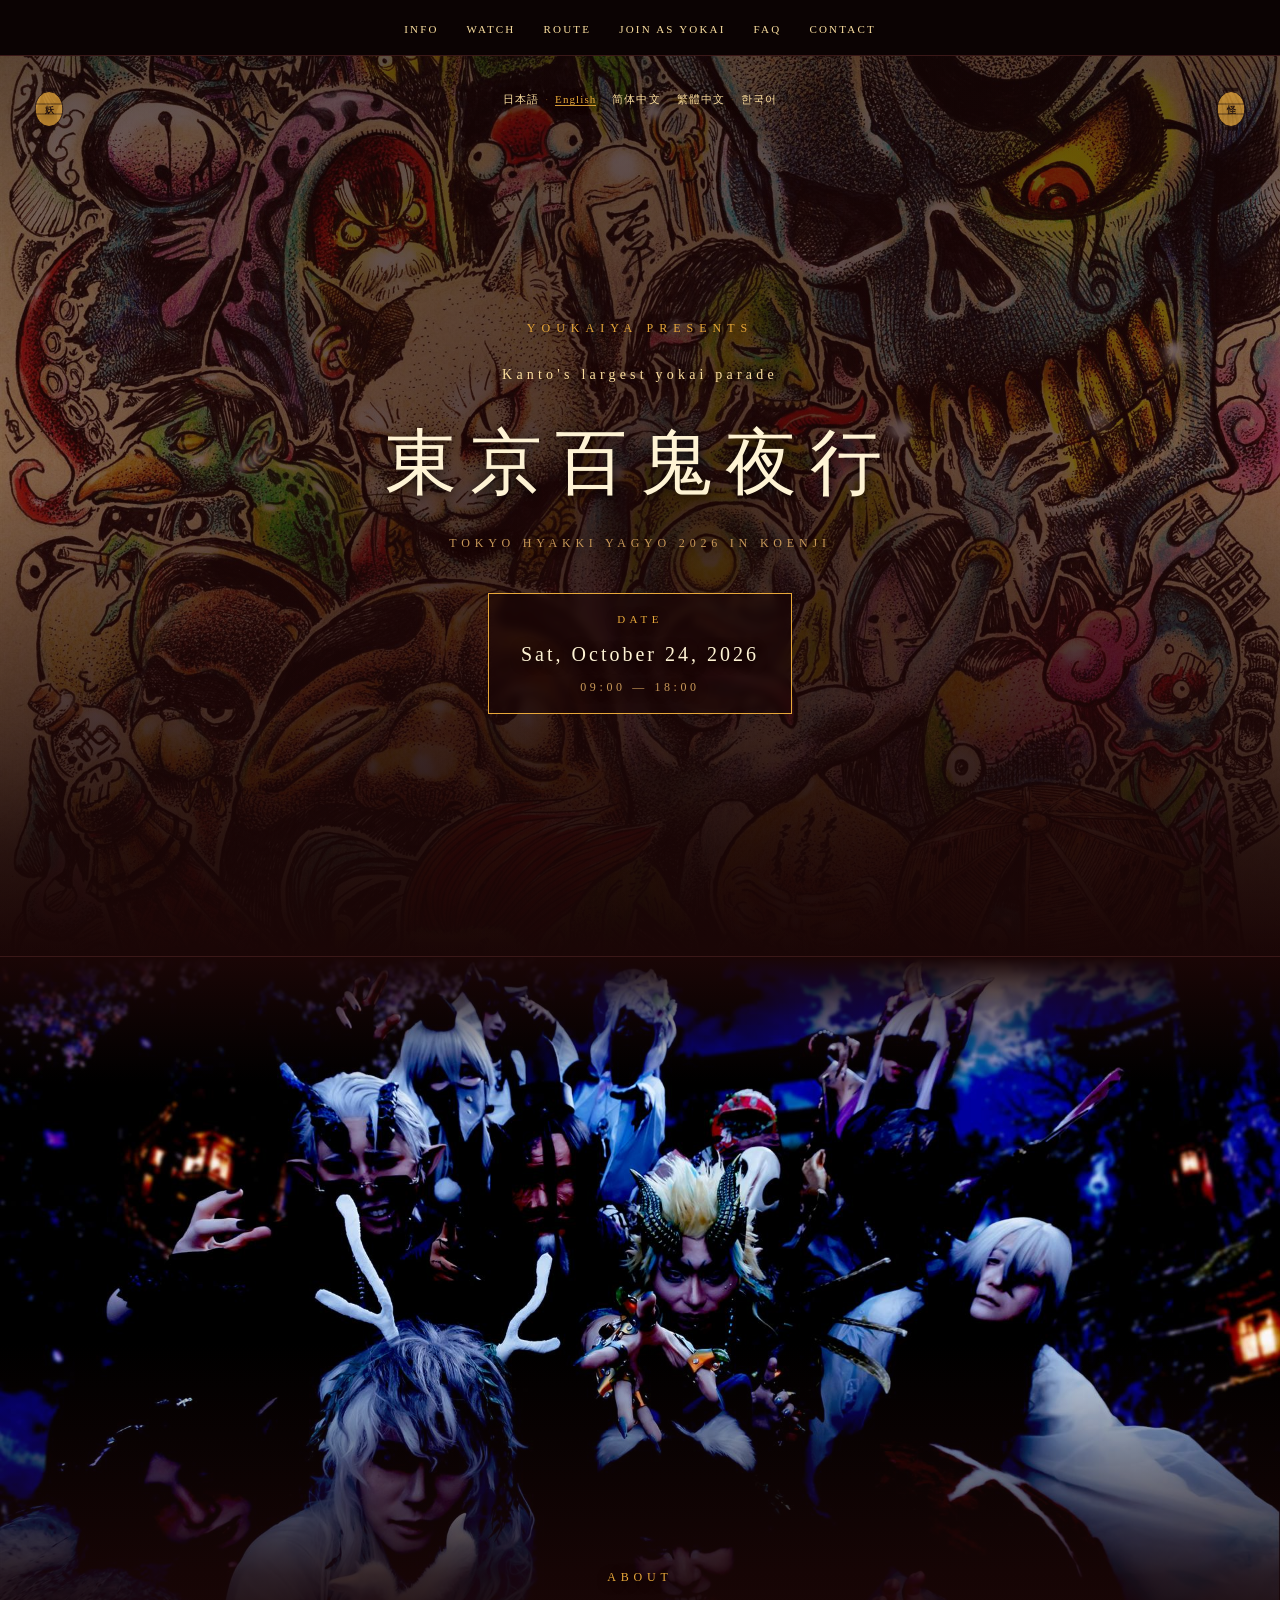
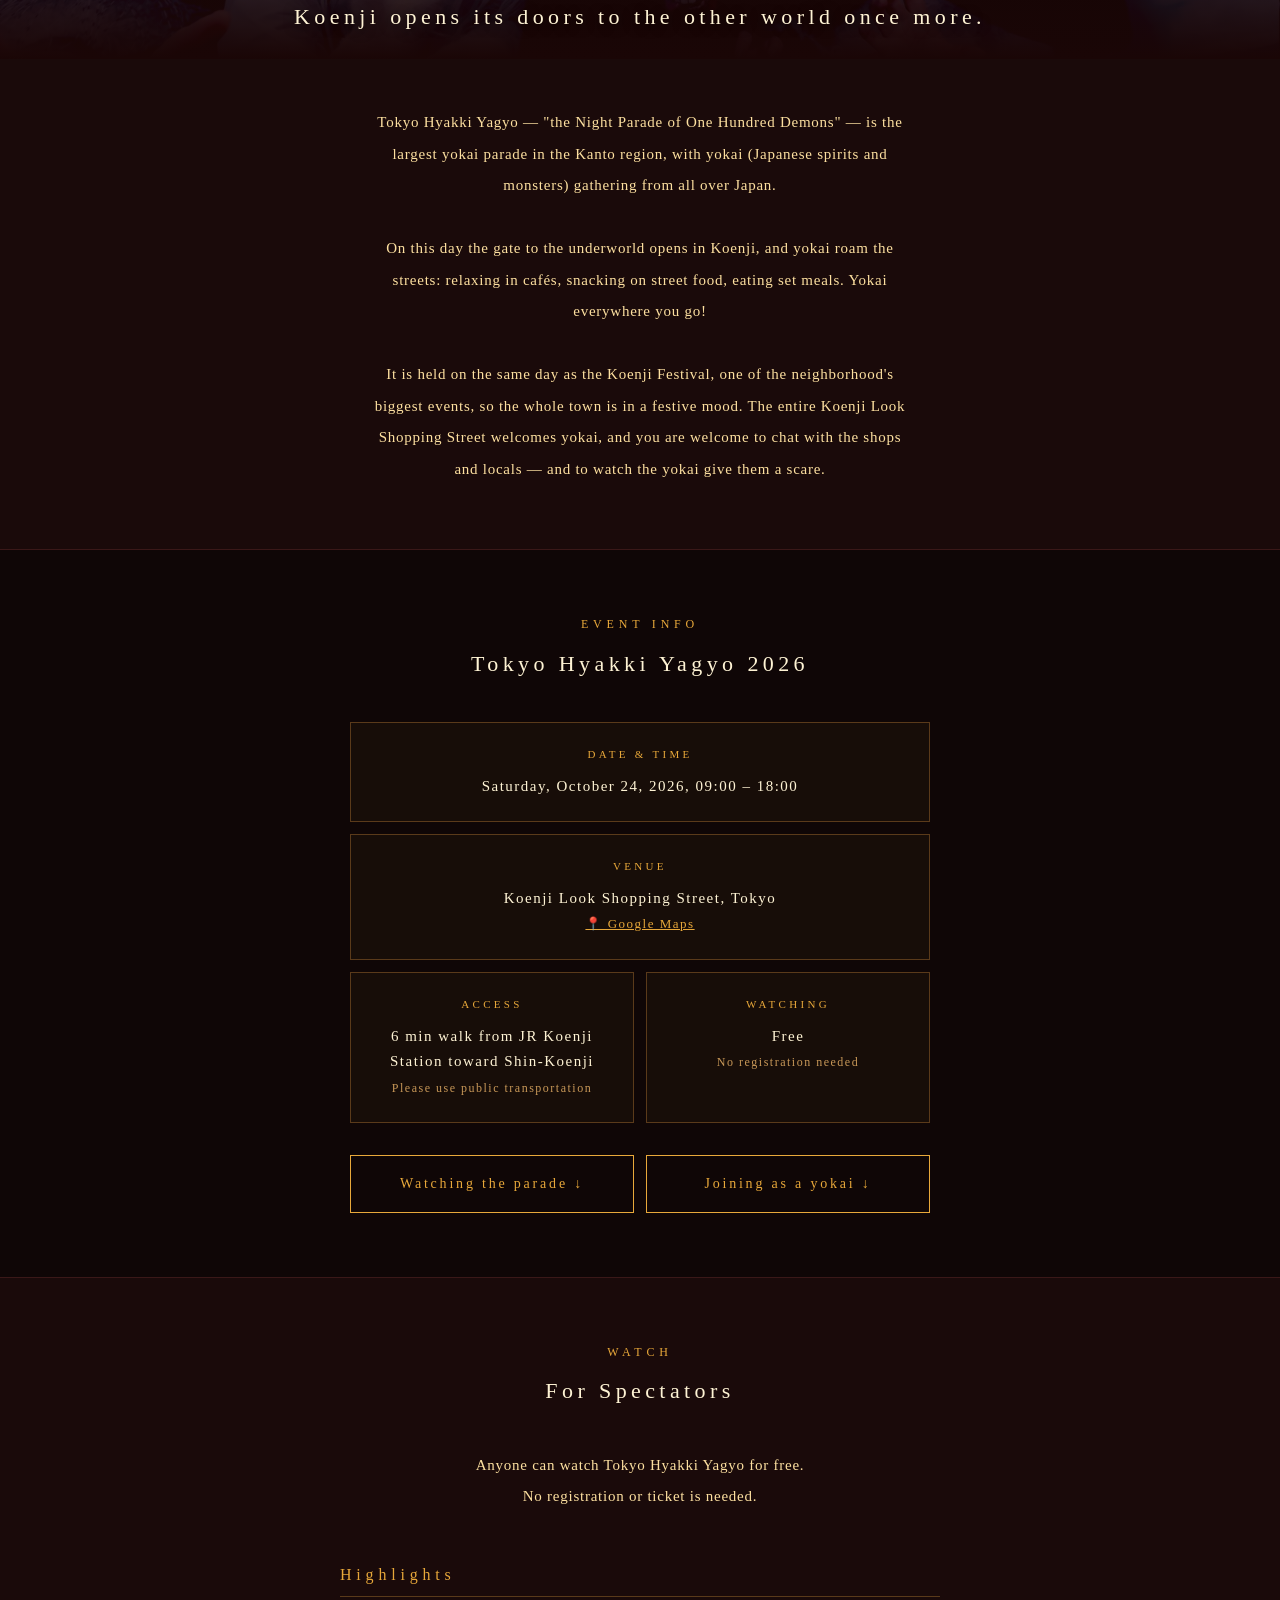
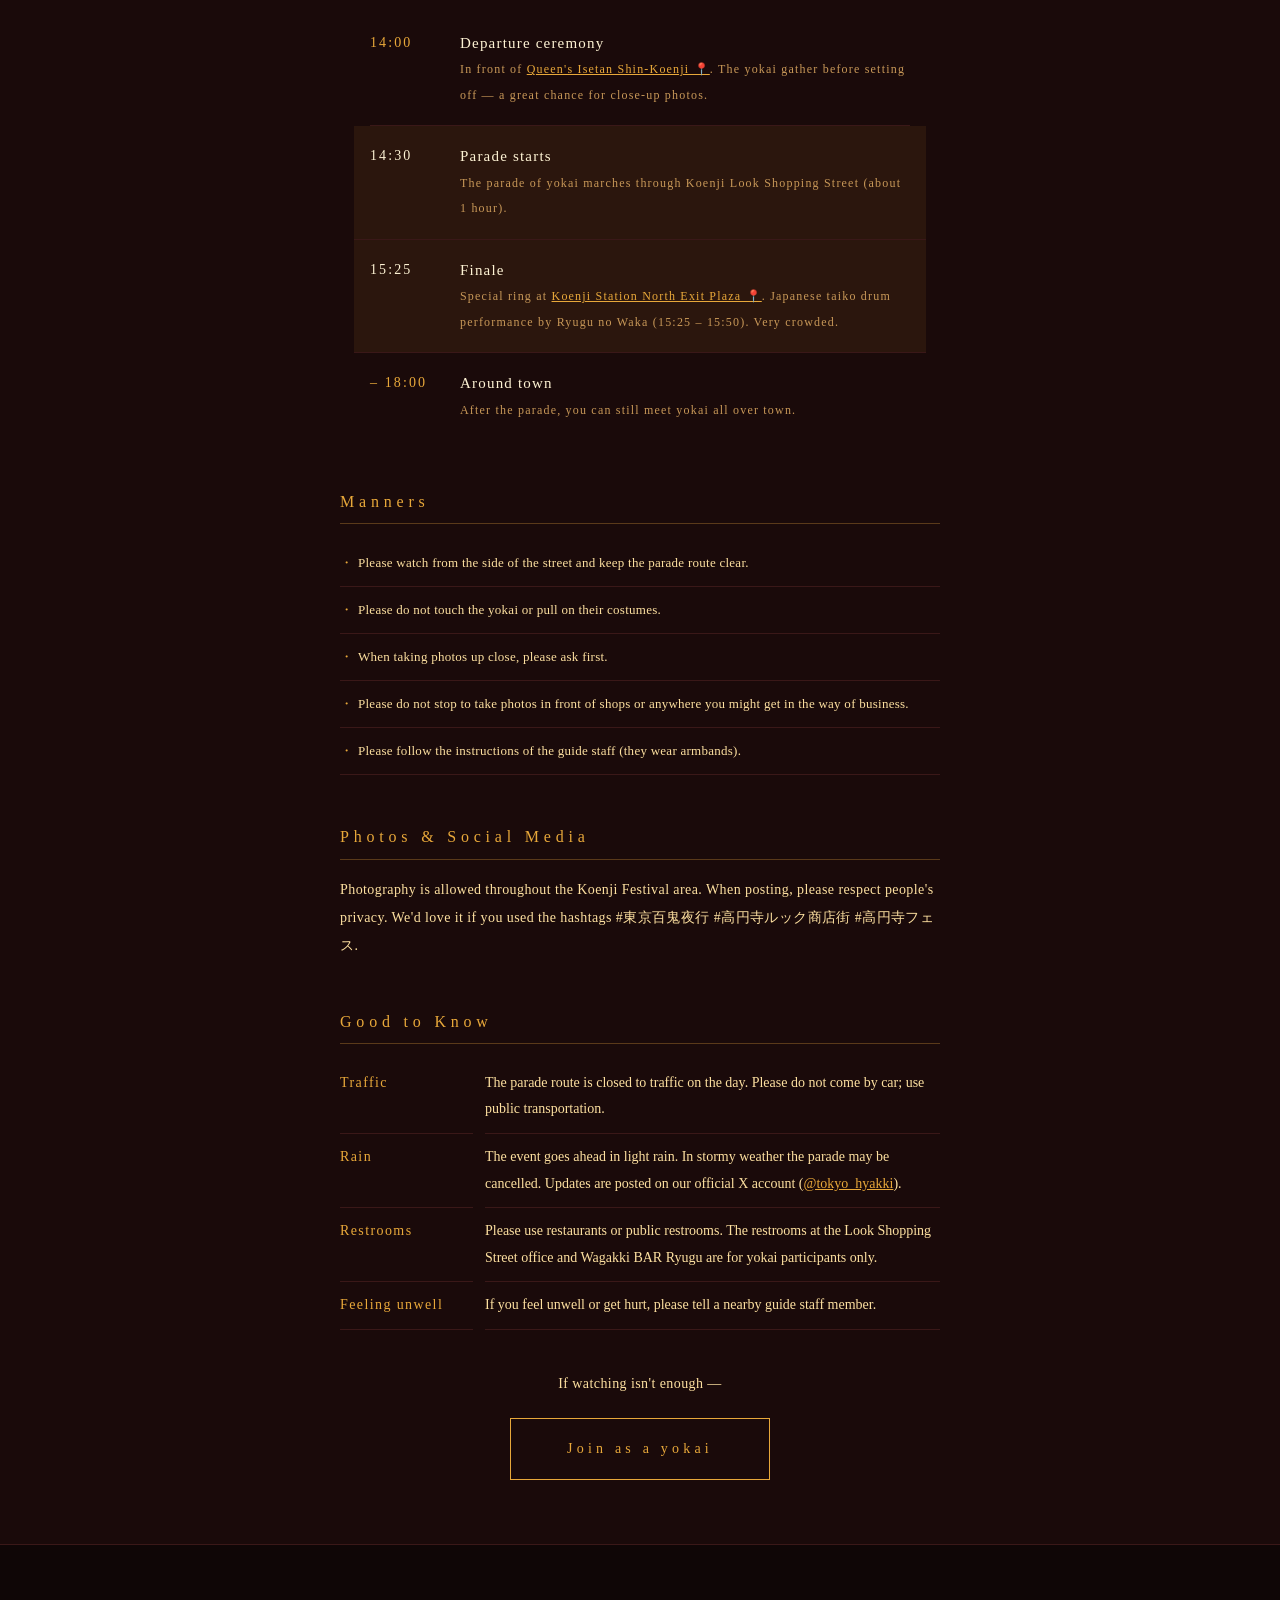
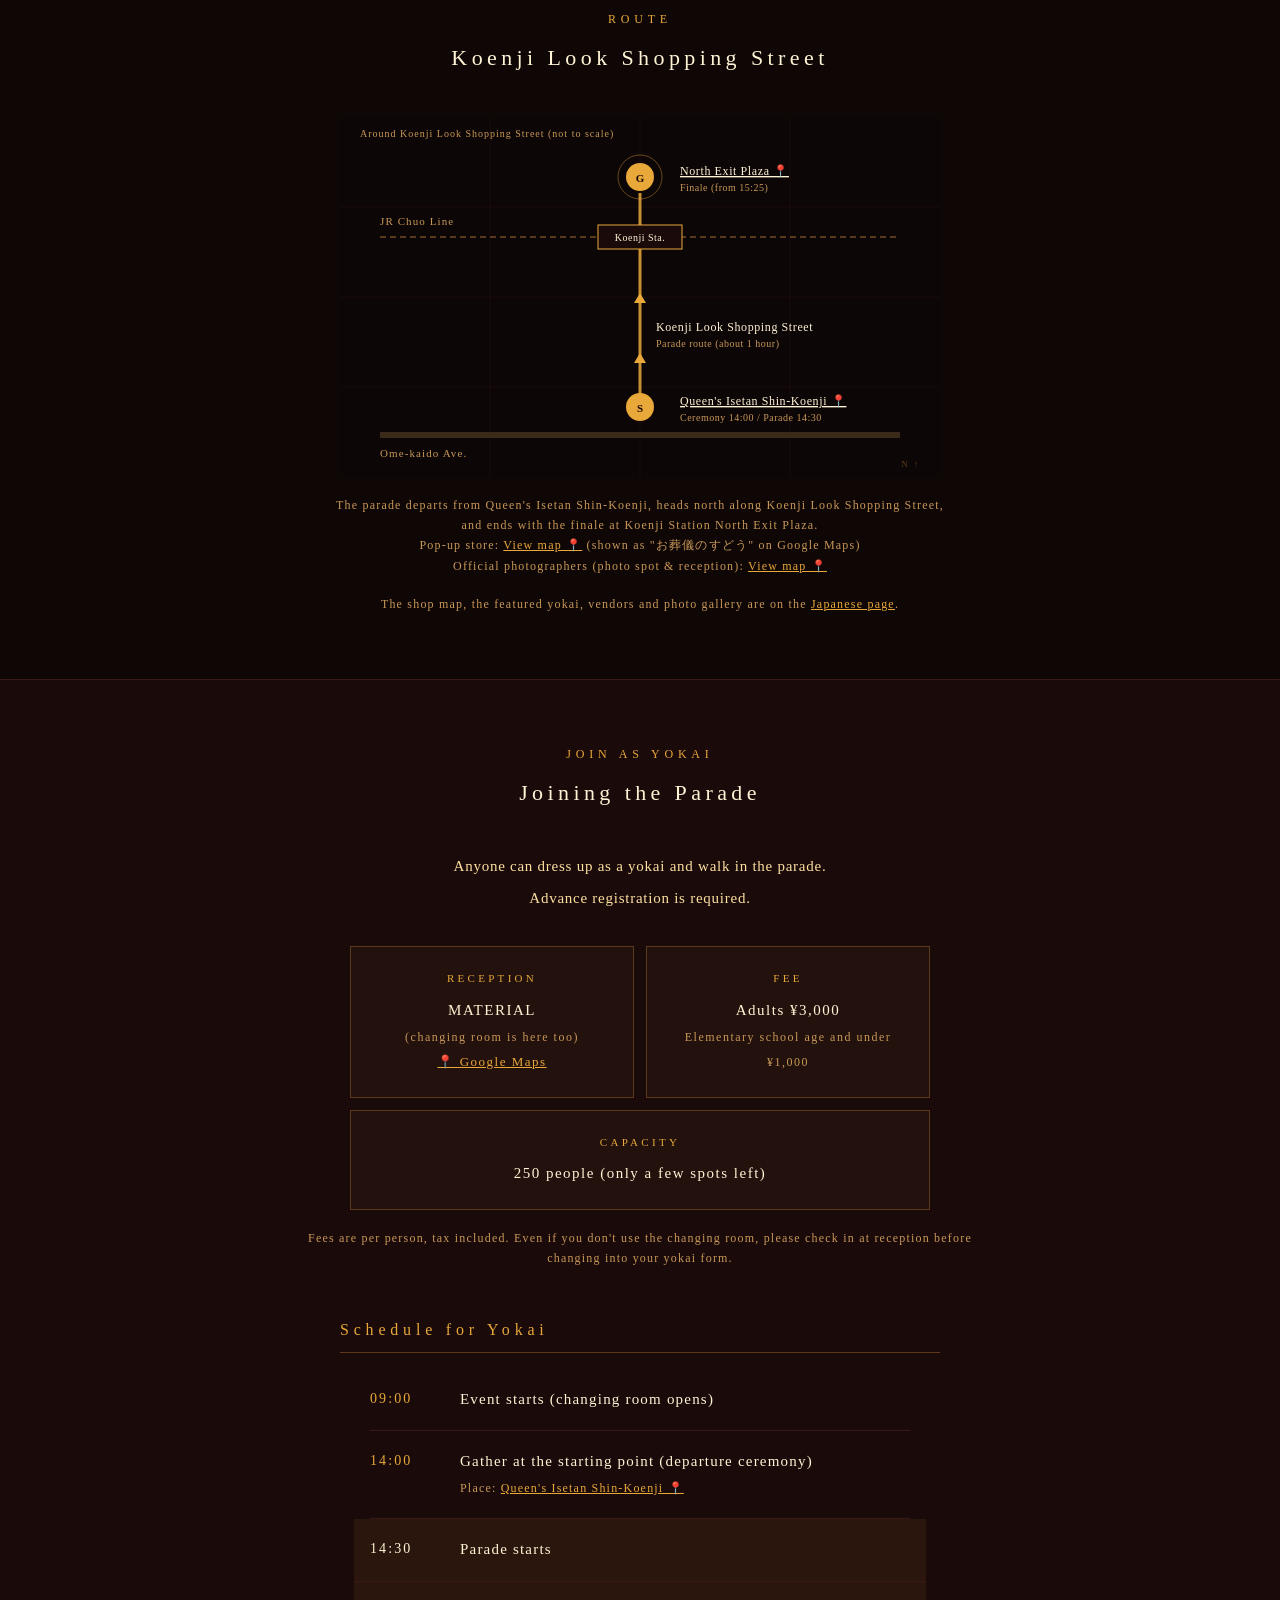
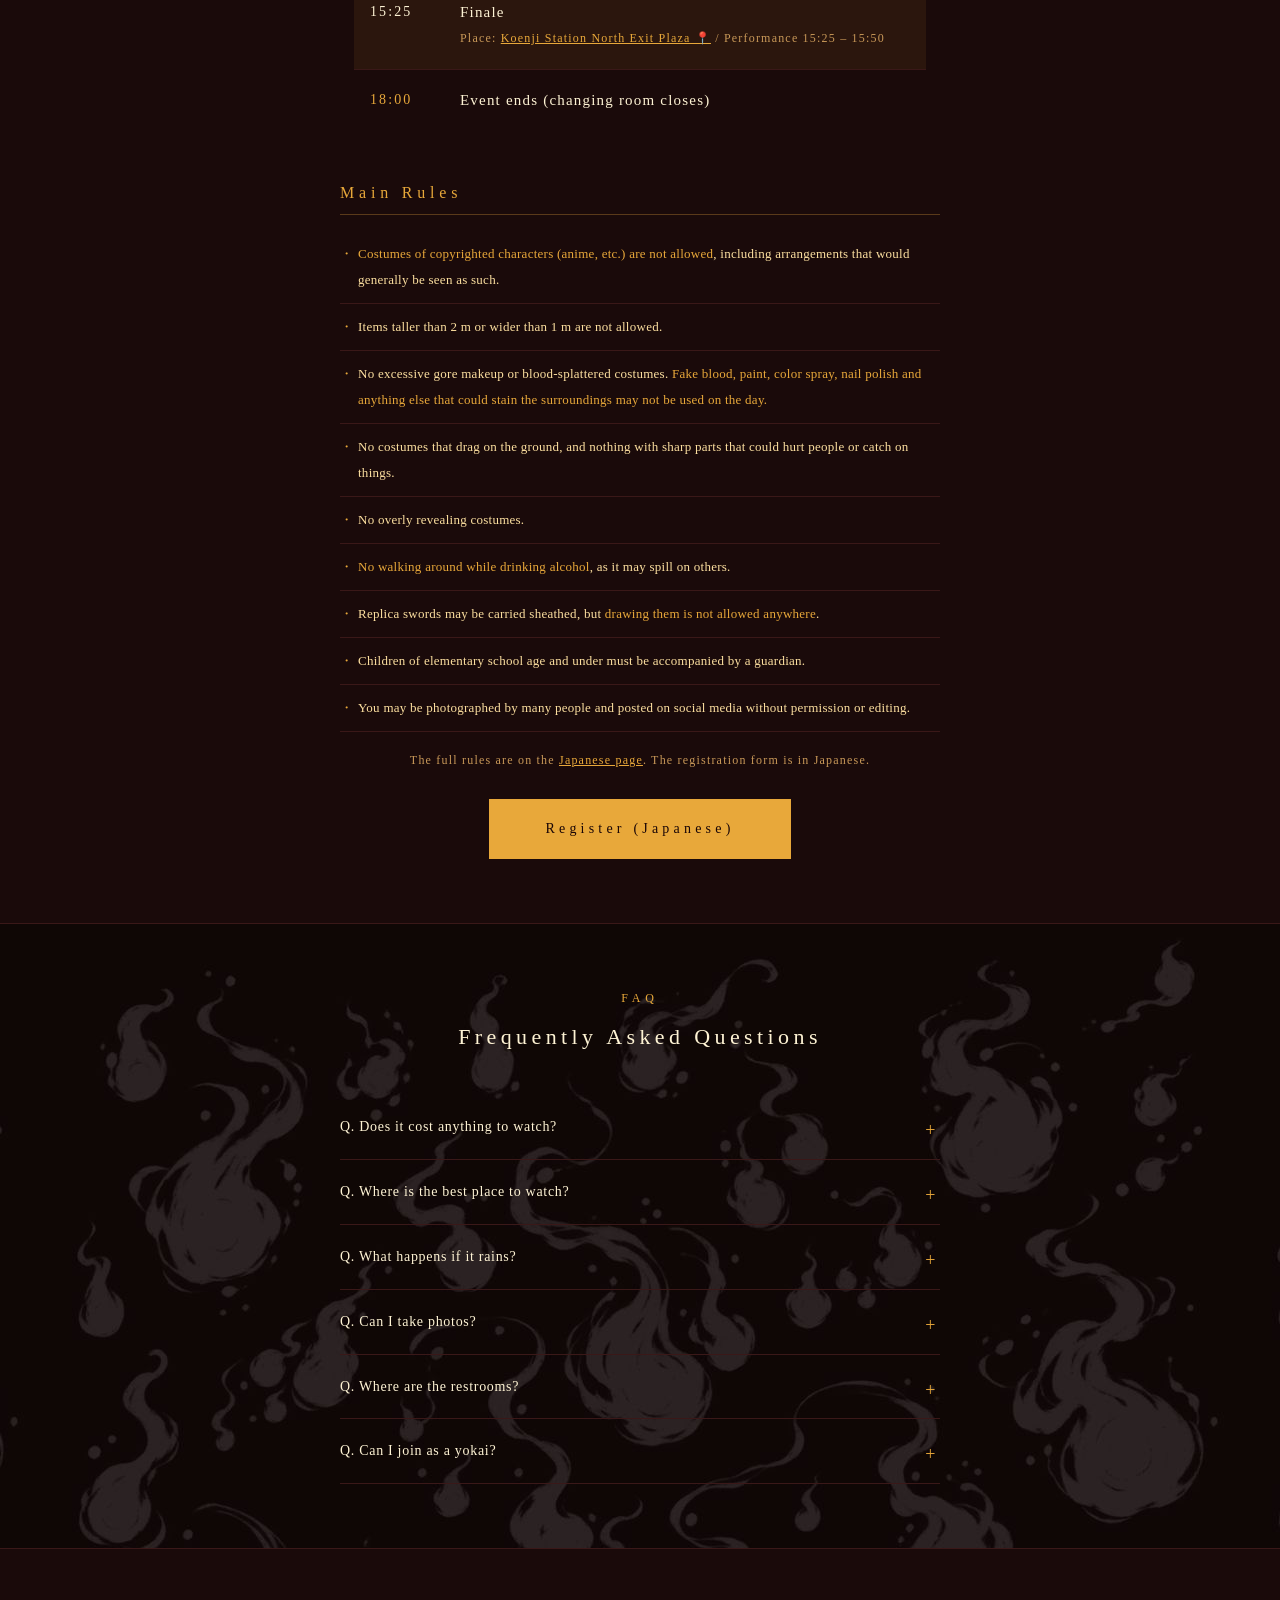
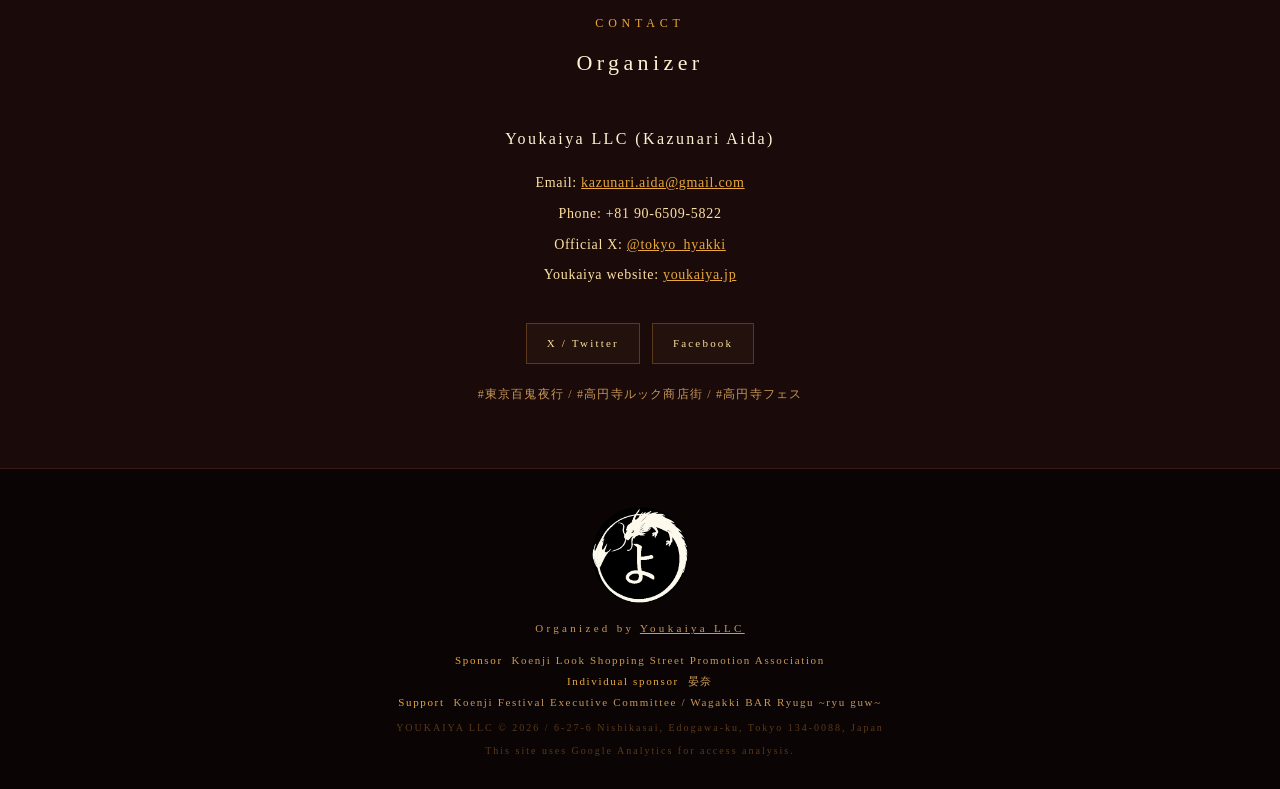
<file: en/index.html>
<!DOCTYPE html>
<html lang="en">
<head>
<meta charset="UTF-8">
<meta name="viewport" content="width=device-width, initial-scale=1.0">
<title>Tokyo Hyakki Yagyo 2026 | Kanto's Largest Yokai Parade in Koenji</title>
<meta name="description" content="Saturday, October 24, 2026 at Koenji Look Shopping Street, Tokyo. Yokai from all over Japan gather for the largest yokai parade in the Kanto region. Free to watch.">

<meta property="og:title" content="Tokyo Hyakki Yagyo 2026 | Kanto's Largest Yokai Parade">
<meta property="og:description" content="Saturday, October 24, 2026 at Koenji Look Shopping Street. Yokai from all over Japan gather for the largest yokai parade in the Kanto region.">
<meta property="og:type" content="website">
<meta property="og:url" content="https://tokyo-hyakki.com/en/">
<meta property="og:site_name" content="Tokyo Hyakki Yagyo">
<link rel="icon" href="../favicon.ico" sizes="16x16 32x32 48x48">
<link rel="icon" type="image/png" sizes="32x32" href="../static/images/favicon-32.png">
<link rel="icon" type="image/png" sizes="192x192" href="../static/images/favicon-192.png">
<link rel="apple-touch-icon" href="../static/images/apple-touch-icon.png">
<meta property="og:locale" content="en_US">
<meta property="og:image" content="https://tokyo-hyakki.com/static/images/main.jpg">
<meta name="twitter:card" content="summary_large_image">

<!-- 本公開時にこの行を削除すること -->
<meta name="robots" content="noindex,nofollow">

<link rel="alternate" hreflang="ja" href="https://tokyo-hyakki.com/">
<link rel="alternate" hreflang="en" href="https://tokyo-hyakki.com/en/">
<link rel="alternate" hreflang="zh-Hans" href="https://tokyo-hyakki.com/zh-hans/">
<link rel="alternate" hreflang="zh-Hant" href="https://tokyo-hyakki.com/zh-hant/">
<link rel="alternate" hreflang="ko" href="https://tokyo-hyakki.com/ko/">
<link rel="alternate" hreflang="x-default" href="https://tokyo-hyakki.com/">
<link rel="stylesheet" href="../static/site.css">
<!-- Google tag (gtag.js) -->
<script async src="https://www.googletagmanager.com/gtag/js?id=G-NVGCH3HNMB"></script>
<script>
  window.dataLayer = window.dataLayer || [];
  function gtag(){dataLayer.push(arguments);}
  gtag('js', new Date());

  gtag('config', 'G-NVGCH3HNMB');
</script>
</head>
<body>

<nav class="topnav">
  <ul>
    <li><a href="#info">INFO</a></li>
    <li><a href="#viewing">WATCH</a></li>
    <li><a href="#map">ROUTE</a></li>
    <li><a href="#yokai">JOIN AS YOKAI</a></li>
    <li><a href="#faq">FAQ</a></li>
    <li><a href="#contact">CONTACT</a></li>
  </ul>
</nav>

<section class="hero" style="border-top:none;">
  <svg class="lantern left" viewBox="0 0 60 80" xmlns="http://www.w3.org/2000/svg">
    <ellipse cx="30" cy="40" rx="22" ry="28" fill="#e8a83a"/>
    <ellipse cx="30" cy="40" rx="22" ry="28" fill="none" stroke="#1a0a0a" stroke-width="1.5"/>
    <line x1="8" y1="32" x2="52" y2="32" stroke="#1a0a0a" stroke-width="1"/>
    <line x1="8" y1="48" x2="52" y2="48" stroke="#1a0a0a" stroke-width="1"/>
    <rect x="18" y="6" width="24" height="6" fill="#1a0a0a"/>
    <rect x="20" y="68" width="20" height="6" fill="#1a0a0a"/>
    <text x="30" y="46" text-anchor="middle" font-family="serif" font-size="14" fill="#1a0a0a" font-weight="bold">妖</text>
  </svg>
  <svg class="lantern right" viewBox="0 0 60 80" xmlns="http://www.w3.org/2000/svg">
    <ellipse cx="30" cy="40" rx="22" ry="28" fill="#e8a83a"/>
    <ellipse cx="30" cy="40" rx="22" ry="28" fill="none" stroke="#1a0a0a" stroke-width="1.5"/>
    <line x1="8" y1="32" x2="52" y2="32" stroke="#1a0a0a" stroke-width="1"/>
    <line x1="8" y1="48" x2="52" y2="48" stroke="#1a0a0a" stroke-width="1"/>
    <rect x="18" y="6" width="24" height="6" fill="#1a0a0a"/>
    <rect x="20" y="68" width="20" height="6" fill="#1a0a0a"/>
    <text x="30" y="46" text-anchor="middle" font-family="serif" font-size="14" fill="#1a0a0a" font-weight="bold">怪</text>
  </svg>

  <div class="lang-nav"><a href="../" lang="ja">日本語</a>·<a href="./" lang="en" aria-current="page">English</a>·<a href="../zh-hans/" lang="zh-Hans">简体中文</a>·<a href="../zh-hant/" lang="zh-Hant">繁體中文</a>·<a href="../ko/" lang="ko">한국어</a></div>

  <div class="hero-supertitle">YOUKAIYA PRESENTS</div>
  <div class="hero-tagline">Kanto's largest yokai parade</div>
  <h1 class="hero-title" lang="ja">東京百鬼夜行</h1>
  <div class="hero-subtitle">TOKYO HYAKKI YAGYO 2026 IN KOENJI</div>

  <div class="hero-date-badge">
    <div class="hero-date-label">DATE</div>
    <div class="hero-date-main">Sat, October 24, 2026</div>
    <div class="hero-date-time">09:00 — 18:00</div>
  </div>
</section>

<section class="engi">
  <div class="engi-hero" role="img" aria-label="A group of yokai reaching out under night cherry blossoms and moonlight">
    <div class="section-header engi-header">
      <div class="section-label">ABOUT</div>
      <div class="section-title">Koenji opens its doors to the other world once more.</div>
    </div>
  </div>
  <div class="container">
    <p class="lead-text">
      Tokyo Hyakki Yagyo — "the Night Parade of One Hundred Demons" — is the largest yokai parade in the Kanto region, with yokai (Japanese spirits and monsters) gathering from all over Japan.<br><br>
      On this day the gate to the underworld opens in Koenji, and yokai roam the streets: relaxing in cafés, snacking on street food, eating set meals. Yokai everywhere you go!<br><br>
      It is held on the same day as the Koenji Festival, one of the neighborhood's biggest events, so the whole town is in a festive mood. The entire Koenji Look Shopping Street welcomes yokai, and you are welcome to chat with the shops and locals — and to watch the yokai give them a scare.
    </p>
  </div>
</section>

<section id="info" class="section-dark">
  <div class="container">
    <div class="section-header">
      <div class="section-label">EVENT INFO</div>
      <div class="section-title">Tokyo Hyakki Yagyo 2026</div>
    </div>
    <div class="info-grid">
      <div class="info-card info-card-wide">
        <div class="info-card-label">DATE &amp; TIME</div>
        <div class="info-card-value">Saturday, October 24, 2026, 09:00 – 18:00</div>
      </div>
      <div class="info-card info-card-wide">
        <div class="info-card-label">VENUE</div>
        <div class="info-card-value">Koenji Look Shopping Street, Tokyo<br><a href="https://www.google.com/maps/search/?api=1&query=%E9%AB%98%E5%86%86%E5%AF%BA%E3%83%AB%E3%83%83%E3%82%AF%E5%95%86%E5%BA%97%E8%A1%97" target="_blank" rel="noopener" class="info-card-link">📍 Google Maps</a></div>
      </div>
      <div class="info-card">
        <div class="info-card-label">ACCESS</div>
        <div class="info-card-value">6 min walk from JR Koenji Station toward Shin-Koenji<br><span class="info-card-note">Please use public transportation</span></div>
      </div>
      <div class="info-card">
        <div class="info-card-label">WATCHING</div>
        <div class="info-card-value">Free<br><span class="info-card-note">No registration needed</span></div>
      </div>
    </div>
    <div class="audience-links">
      <a href="#viewing">Watching the parade</a>
      <a href="#yokai">Joining as a yokai</a>
    </div>
  </div>
</section>

<section id="viewing">
  <div class="container">
    <div class="section-header">
      <div class="section-label">WATCH</div>
      <div class="section-title">For Spectators</div>
    </div>
    <p class="lead-text" style="margin-bottom:40px;">
      Anyone can watch Tokyo Hyakki Yagyo for free.<br>No registration or ticket is needed.
    </p>

    <div class="sub-heading">Highlights</div>
    <div class="schedule">
      <div class="schedule-row">
        <div class="schedule-time">14:00</div>
        <div class="schedule-text">Departure ceremony<br><span class="schedule-note">In front of <a href="https://maps.app.goo.gl/frszvCw3xyrznSAM8" target="_blank" rel="noopener" class="schedule-link">Queen's Isetan Shin-Koenji 📍</a>. The yokai gather before setting off — a great chance for close-up photos.</span></div>
      </div>
      <div class="schedule-row highlight">
        <div class="schedule-time">14:30</div>
        <div class="schedule-text">Parade starts<br><span class="schedule-note">The parade of yokai marches through Koenji Look Shopping Street (about 1 hour).</span></div>
      </div>
      <div class="schedule-row highlight">
        <div class="schedule-time">15:25</div>
        <div class="schedule-text">Finale<br><span class="schedule-note">Special ring at <a href="https://maps.app.goo.gl/KaeqtA5xEQRZeKdT6" target="_blank" rel="noopener" class="schedule-link">Koenji Station North Exit Plaza 📍</a>. Japanese taiko drum performance by Ryugu no Waka (15:25 – 15:50). Very crowded.</span></div>
      </div>
      <div class="schedule-row">
        <div class="schedule-time">– 18:00</div>
        <div class="schedule-text">Around town<br><span class="schedule-note">After the parade, you can still meet yokai all over town.</span></div>
      </div>
    </div>

    <div class="sub-heading">Manners</div>
    <div class="rules">
      <ul>
        <li>Please watch from the side of the street and keep the parade route clear.</li>
        <li>Please do not touch the yokai or pull on their costumes.</li>
        <li>When taking photos up close, please ask first.</li>
        <li>Please do not stop to take photos in front of shops or anywhere you might get in the way of business.</li>
        <li>Please follow the instructions of the guide staff (they wear armbands).</li>
      </ul>
    </div>

    <div class="sub-heading">Photos &amp; Social Media</div>
    <p class="viewing-text">
      Photography is allowed throughout the Koenji Festival area. When posting, please respect people's privacy. We'd love it if you used the hashtags <span lang="ja">#東京百鬼夜行 #高円寺ルック商店街 #高円寺フェス</span>.
    </p>

    <div class="sub-heading">Good to Know</div>
    <dl class="viewing-list">
      <dt>Traffic</dt><dd>The parade route is closed to traffic on the day. Please do not come by car; use public transportation.</dd>
      <dt>Rain</dt><dd>The event goes ahead in light rain. In stormy weather the parade may be cancelled. Updates are posted on our official X account (<a href="https://x.com/tokyo_hyakki" target="_blank" rel="noopener">@tokyo_hyakki</a>).</dd>
      <dt>Restrooms</dt><dd>Please use restaurants or public restrooms. The restrooms at the Look Shopping Street office and Wagakki BAR Ryugu are for yokai participants only.</dd>
      <dt>Feeling unwell</dt><dd>If you feel unwell or get hurt, please tell a nearby guide staff member.</dd>
    </dl>

    <div class="cta-block" style="margin-top:40px;">
      <p class="viewing-text" style="text-align:center;margin-bottom:20px;">If watching isn't enough —</p>
      <a class="cta-button cta-button-outline" href="#yokai">Join as a yokai</a>
    </div>
  </div>
</section>

<section id="map" class="section-dark">
  <div class="container">
    <div class="section-header">
      <div class="section-label">ROUTE</div>
      <div class="section-title">Koenji Look Shopping Street</div>
    </div>

    <svg class="route-map" viewBox="0 0 600 360" xmlns="http://www.w3.org/2000/svg" role="img" aria-label="Parade route: departs from Queen's Isetan Shin-Koenji, heads north along Koenji Look Shopping Street, passes Koenji Station and ends at Koenji Station North Exit Plaza">
      <rect width="600" height="360" fill="#0d0606"/>
      <g stroke="#3a1818" stroke-width="0.5" opacity="0.6">
        <line x1="0" y1="90" x2="600" y2="90"/>
        <line x1="0" y1="180" x2="600" y2="180"/>
        <line x1="0" y1="270" x2="600" y2="270"/>
        <line x1="150" y1="0" x2="150" y2="360"/>
        <line x1="300" y1="0" x2="300" y2="360"/>
        <line x1="450" y1="0" x2="450" y2="360"/>
      </g>

      <line x1="40" y1="120" x2="560" y2="120" stroke="#5a3a1a" stroke-width="2" stroke-dasharray="6 4"/>
      <text x="40" y="108" fill="#c89858" font-size="11" letter-spacing="0.1em">JR Chuo Line</text>

      <line x1="40" y1="318" x2="560" y2="318" stroke="#3a2a1a" stroke-width="6"/>
      <text x="40" y="340" fill="#c89858" font-size="11" letter-spacing="0.1em">Ome-kaido Ave.</text>

      <path d="M 300 290 L 300 76" stroke="#e8a83a" stroke-width="3" fill="none" opacity="0.85"/>
      <g fill="#e8a83a">
        <path d="M 300 236 l -6 10 h 12 z"/>
        <path d="M 300 176 l -6 10 h 12 z"/>
      </g>

      <rect x="258" y="108" width="84" height="24" fill="#1a0a0a" stroke="#e8a83a" stroke-width="1"/>
      <text x="300" y="124" text-anchor="middle" fill="#fef3d4" font-size="10" letter-spacing="0.05em" font-family="serif">Koenji Sta.</text>

      <circle cx="300" cy="60" r="14" fill="#e8a83a"/>
      <circle cx="300" cy="60" r="22" fill="none" stroke="#e8a83a" stroke-width="0.8" opacity="0.5"/>
      <text x="300" y="65" text-anchor="middle" fill="#1a0606" font-size="11" font-weight="bold" font-family="serif">G</text>
      <a href="https://maps.app.goo.gl/KaeqtA5xEQRZeKdT6" target="_blank" rel="noopener"><text x="340" y="58" fill="#fef3d4" font-size="12" letter-spacing="0.05em" font-family="serif" text-decoration="underline">North Exit Plaza 📍</text></a>
      <text x="340" y="74" fill="#c89858" font-size="10" letter-spacing="0.05em">Finale (from 15:25)</text>

      <text x="316" y="214" fill="#fef3d4" font-size="12" letter-spacing="0.05em" font-family="serif">Koenji Look Shopping Street</text>
      <text x="316" y="230" fill="#c89858" font-size="10" letter-spacing="0.05em">Parade route (about 1 hour)</text>

      <circle cx="300" cy="290" r="14" fill="#e8a83a"/>
      <text x="300" y="295" text-anchor="middle" fill="#1a0606" font-size="11" font-weight="bold" font-family="serif">S</text>
      <a href="https://maps.app.goo.gl/frszvCw3xyrznSAM8" target="_blank" rel="noopener"><text x="340" y="288" fill="#fef3d4" font-size="12" letter-spacing="0.05em" font-family="serif" text-decoration="underline">Queen's Isetan Shin-Koenji 📍</text></a>
      <text x="340" y="304" fill="#c89858" font-size="10" letter-spacing="0.05em">Ceremony 14:00 / Parade 14:30</text>

      <text x="20" y="20" fill="#c89858" font-size="10" letter-spacing="0.1em">Around Koenji Look Shopping Street (not to scale)</text>
      <text x="580" y="350" text-anchor="end" fill="#5a3a1a" font-size="9" letter-spacing="0.2em">N ↑</text>
    </svg>

    <div class="route-note">
      The parade departs from Queen's Isetan Shin-Koenji, heads north along Koenji Look Shopping Street,<br>and ends with the finale at Koenji Station North Exit Plaza.<br>
      Pop-up store: <a href="https://maps.app.goo.gl/8CRTedQcSevwd94EA" target="_blank" rel="noopener" class="schedule-link">View map 📍</a> (shown as "お葬儀のすどう" on Google Maps)<br>
      Official photographers (photo spot &amp; reception): <a href="https://maps.app.goo.gl/SEss69NpEay7GXBt7" target="_blank" rel="noopener" class="schedule-link">View map 📍</a>
    </div>
    <p class="route-note">The shop map, the featured yokai, vendors and photo gallery are on the <a href="../">Japanese page</a>.</p>
  </div>
</section>

<section id="yokai">
  <div class="container">
    <div class="section-header">
      <div class="section-label">JOIN AS YOKAI</div>
      <div class="section-title">Joining the Parade</div>
    </div>
    <p class="lead-text" style="margin-bottom:32px;">
      Anyone can dress up as a yokai and walk in the parade.<br>Advance registration is required.
    </p>
    <div class="info-grid">
      <div class="info-card">
        <div class="info-card-label">RECEPTION</div>
        <div class="info-card-value">MATERIAL<br><span class="info-card-note">(changing room is here too)</span><br><a href="https://maps.app.goo.gl/ZQkyYMgKPaxQhhyT9" target="_blank" rel="noopener" class="info-card-link">📍 Google Maps</a></div>
      </div>
      <div class="info-card">
        <div class="info-card-label">FEE</div>
        <div class="info-card-value">Adults ¥3,000<br><span class="info-card-note">Elementary school age and under ¥1,000</span></div>
      </div>
      <div class="info-card info-card-wide">
        <div class="info-card-label">CAPACITY</div>
        <div class="info-card-value">250 people (only a few spots left)</div>
      </div>
    </div>
    <p class="route-note">Fees are per person, tax included. Even if you don't use the changing room, please check in at reception before changing into your yokai form.</p>

    <div class="sub-heading">Schedule for Yokai</div>
    <div class="schedule">
      <div class="schedule-row">
        <div class="schedule-time">09:00</div>
        <div class="schedule-text">Event starts (changing room opens)</div>
      </div>
      <div class="schedule-row">
        <div class="schedule-time">14:00</div>
        <div class="schedule-text">Gather at the starting point (departure ceremony)<br><span class="schedule-note">Place: <a href="https://maps.app.goo.gl/frszvCw3xyrznSAM8" target="_blank" rel="noopener" class="schedule-link">Queen's Isetan Shin-Koenji 📍</a></span></div>
      </div>
      <div class="schedule-row highlight">
        <div class="schedule-time">14:30</div>
        <div class="schedule-text">Parade starts</div>
      </div>
      <div class="schedule-row highlight">
        <div class="schedule-time">15:25</div>
        <div class="schedule-text">Finale<br><span class="schedule-note">Place: <a href="https://maps.app.goo.gl/KaeqtA5xEQRZeKdT6" target="_blank" rel="noopener" class="schedule-link">Koenji Station North Exit Plaza 📍</a> / Performance 15:25 – 15:50</span></div>
      </div>
      <div class="schedule-row">
        <div class="schedule-time">18:00</div>
        <div class="schedule-text">Event ends (changing room closes)</div>
      </div>
    </div>

    <div class="sub-heading">Main Rules</div>
    <div class="rules">
      <ul>
        <li><strong>Costumes of copyrighted characters (anime, etc.) are not allowed</strong>, including arrangements that would generally be seen as such.</li>
        <li>Items taller than 2 m or wider than 1 m are not allowed.</li>
        <li>No excessive gore makeup or blood-splattered costumes. <strong>Fake blood, paint, color spray, nail polish and anything else that could stain the surroundings may not be used on the day.</strong></li>
        <li>No costumes that drag on the ground, and nothing with sharp parts that could hurt people or catch on things.</li>
        <li>No overly revealing costumes.</li>
        <li><strong>No walking around while drinking alcohol</strong>, as it may spill on others.</li>
        <li>Replica swords may be carried sheathed, but <strong>drawing them is not allowed anywhere</strong>.</li>
        <li>Children of elementary school age and under must be accompanied by a guardian.</li>
        <li>You may be photographed by many people and posted on social media without permission or editing.</li>
      </ul>
    </div>
    <p class="route-note">The full rules are on the <a href="../#rules">Japanese page</a>. The registration form is in Japanese.</p>
    <div class="cta-block" style="margin-top:28px;">
      <a class="cta-button" href="https://event.youkaiya.jp/#/events/evt_01KZD89ZXK330XY40N6GP10VTE" target="_blank" rel="noopener">Register (Japanese)</a>
    </div>
  </div>
</section>

<section id="faq" class="section-dark">
  <div class="container">
    <div class="section-header">
      <div class="section-label">FAQ</div>
      <div class="section-title">Frequently Asked Questions</div>
    </div>
    <div class="faq">
      <details>
        <summary>Q. Does it cost anything to watch?</summary>
        <div class="answer">No. Watching is free, and you don't need to register or buy a ticket.</div>
      </details>
      <details>
        <summary>Q. Where is the best place to watch?</summary>
        <div class="answer">The departure ceremony at 14:00 in front of Queen's Isetan Shin-Koenji is a great chance for close-up photos. The finale at Koenji Station North Exit Plaza gets very crowded.</div>
      </details>
      <details>
        <summary>Q. What happens if it rains?</summary>
        <div class="answer">The event goes ahead in light rain. In stormy weather the parade may be cancelled. Updates are posted on our official X account (<a href="https://x.com/tokyo_hyakki" target="_blank" rel="noopener">@tokyo_hyakki</a>).</div>
      </details>
      <details>
        <summary>Q. Can I take photos?</summary>
        <div class="answer">Yes, anywhere in the Koenji Festival area. Please ask before taking close-up photos, and do not take photos in front of shops where you might get in the way of business.</div>
      </details>
      <details>
        <summary>Q. Where are the restrooms?</summary>
        <div class="answer">Please use restaurants or public restrooms. The restrooms at the Look Shopping Street office and Wagakki BAR Ryugu are for yokai participants only.</div>
      </details>
      <details>
        <summary>Q. Can I join as a yokai?</summary>
        <div class="answer">Yes, with advance registration (<a href="#yokai">details</a>). Registration closes when the 250 spots are filled.</div>
      </details>
    </div>
  </div>
</section>

<section id="contact">
  <div class="container">
    <div class="section-header">
      <div class="section-label">CONTACT</div>
      <div class="section-title">Organizer</div>
    </div>
    <div class="contact-block">
      <div class="contact-name">Youkaiya LLC (Kazunari Aida)</div>
      <div>Email: <a href="mailto:kazunari.aida@gmail.com">kazunari.aida@gmail.com</a></div>
      <div>Phone: +81 90-6509-5822</div>
      <div>Official X: <a href="https://x.com/tokyo_hyakki" target="_blank" rel="noopener">@tokyo_hyakki</a></div>
      <div>Youkaiya website: <a href="https://youkaiya.jp/" target="_blank" rel="noopener">youkaiya.jp</a></div>
    </div>

    <div class="share-buttons">
      <a href="https://twitter.com/share?text=Tokyo%20Hyakki%20Yagyo%202026&url=https%3A%2F%2Ftokyo-hyakki.com%2Fen%2F" target="_blank" rel="noopener">X / Twitter</a>
      <a href="https://www.facebook.com/sharer/sharer.php?u=https%3A%2F%2Ftokyo-hyakki.com%2Fen%2F" target="_blank" rel="noopener">Facebook</a>
    </div>
    <div class="hashtag-list" lang="ja">
      #東京百鬼夜行 / #高円寺ルック商店街 / #高円寺フェス
    </div>
  </div>
</section>

<footer>
  <img class="footer-logo" src="../static/images/youkaiya_logo.jpg" width="320" height="320" loading="lazy" alt="Youkaiya LLC logo">
  <div class="footer-main">Organized by <a href="https://youkaiya.jp/" target="_blank" rel="noopener">Youkaiya LLC</a></div>
  <dl class="footer-credits">
    <div><dt>Sponsor</dt><dd>Koenji Look Shopping Street Promotion Association</dd></div>
    <div><dt>Individual sponsor</dt><dd lang="ja">晏奈</dd></div>
    <div><dt>Support</dt><dd><span>Koenji Festival Executive Committee</span> / <span>Wagakki BAR Ryugu ~ryu guw~</span></dd></div>
  </dl>
  <div class="footer-sub">YOUKAIYA LLC © 2026 / 6-27-6 Nishikasai, Edogawa-ku, Tokyo 134-0088, Japan</div>
  <div class="footer-sub">This site uses Google Analytics for access analysis.</div>
</footer>

</body>
</html>
</file>
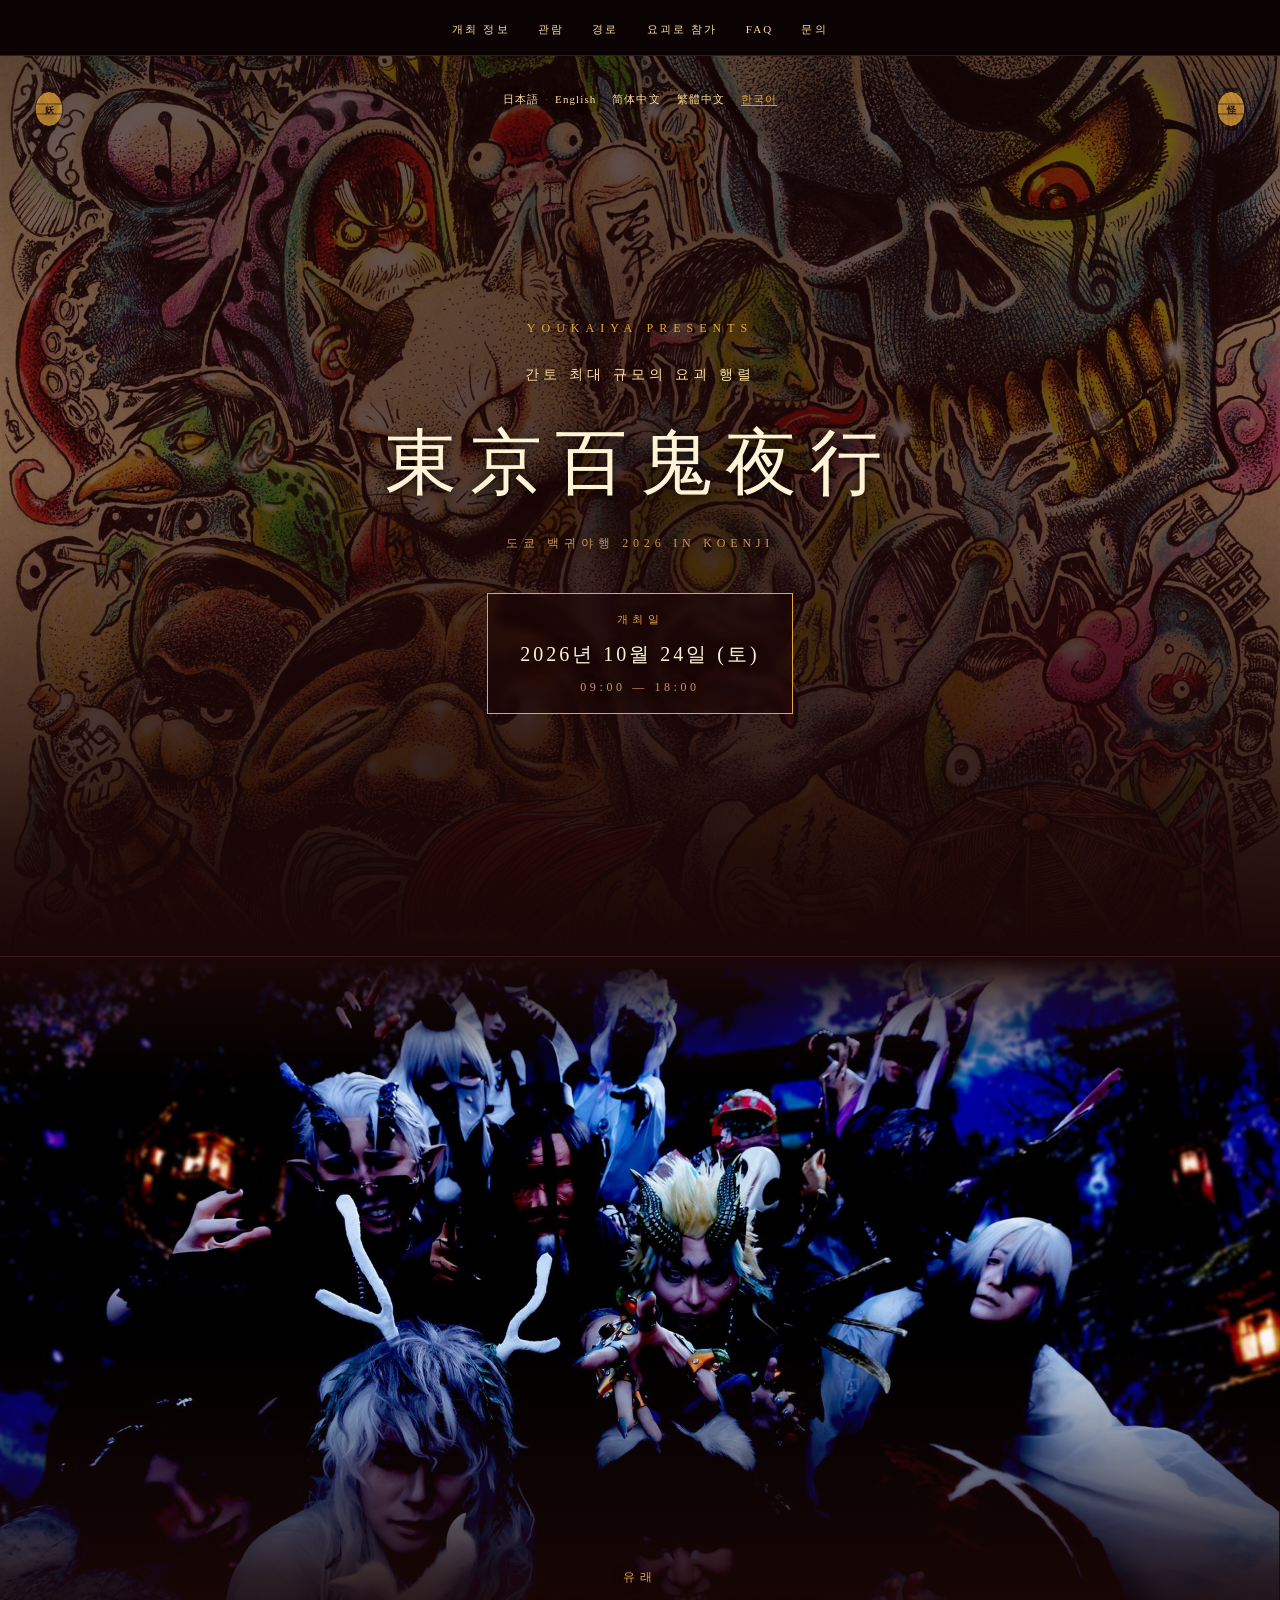
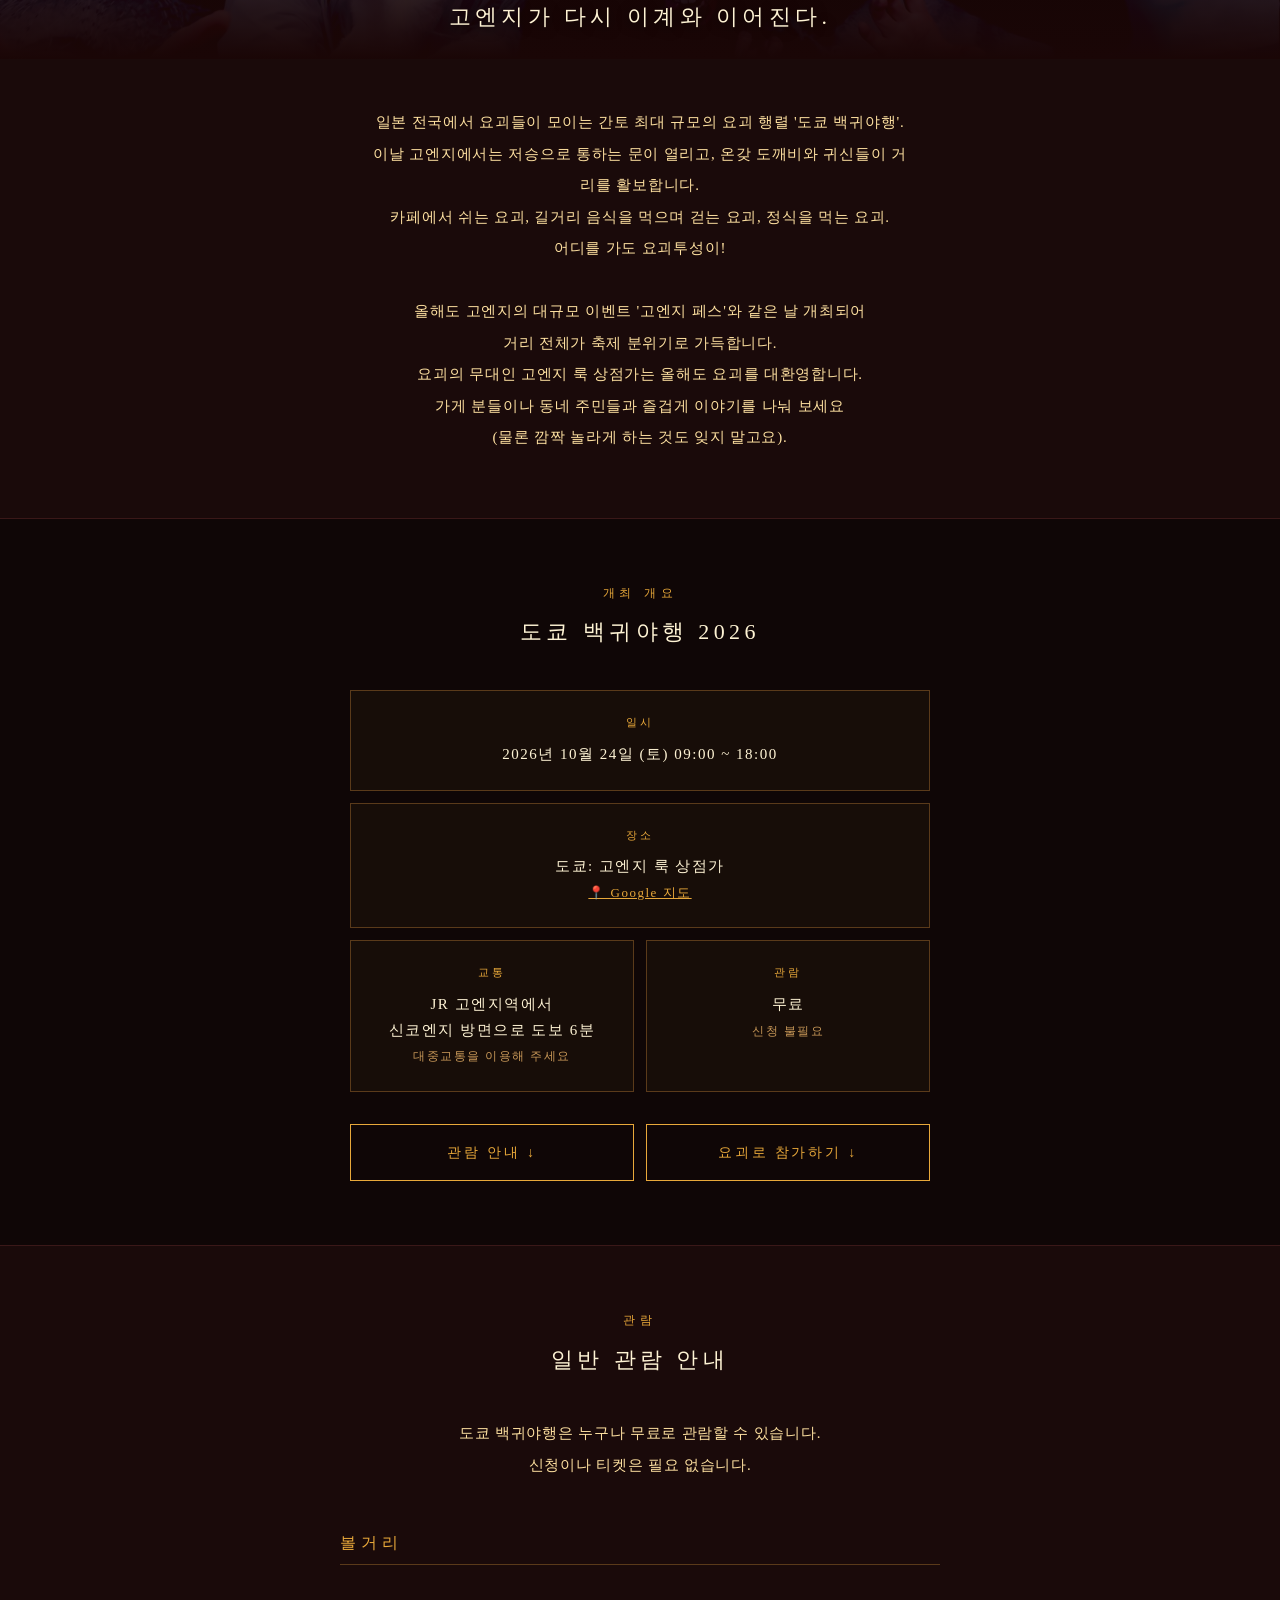
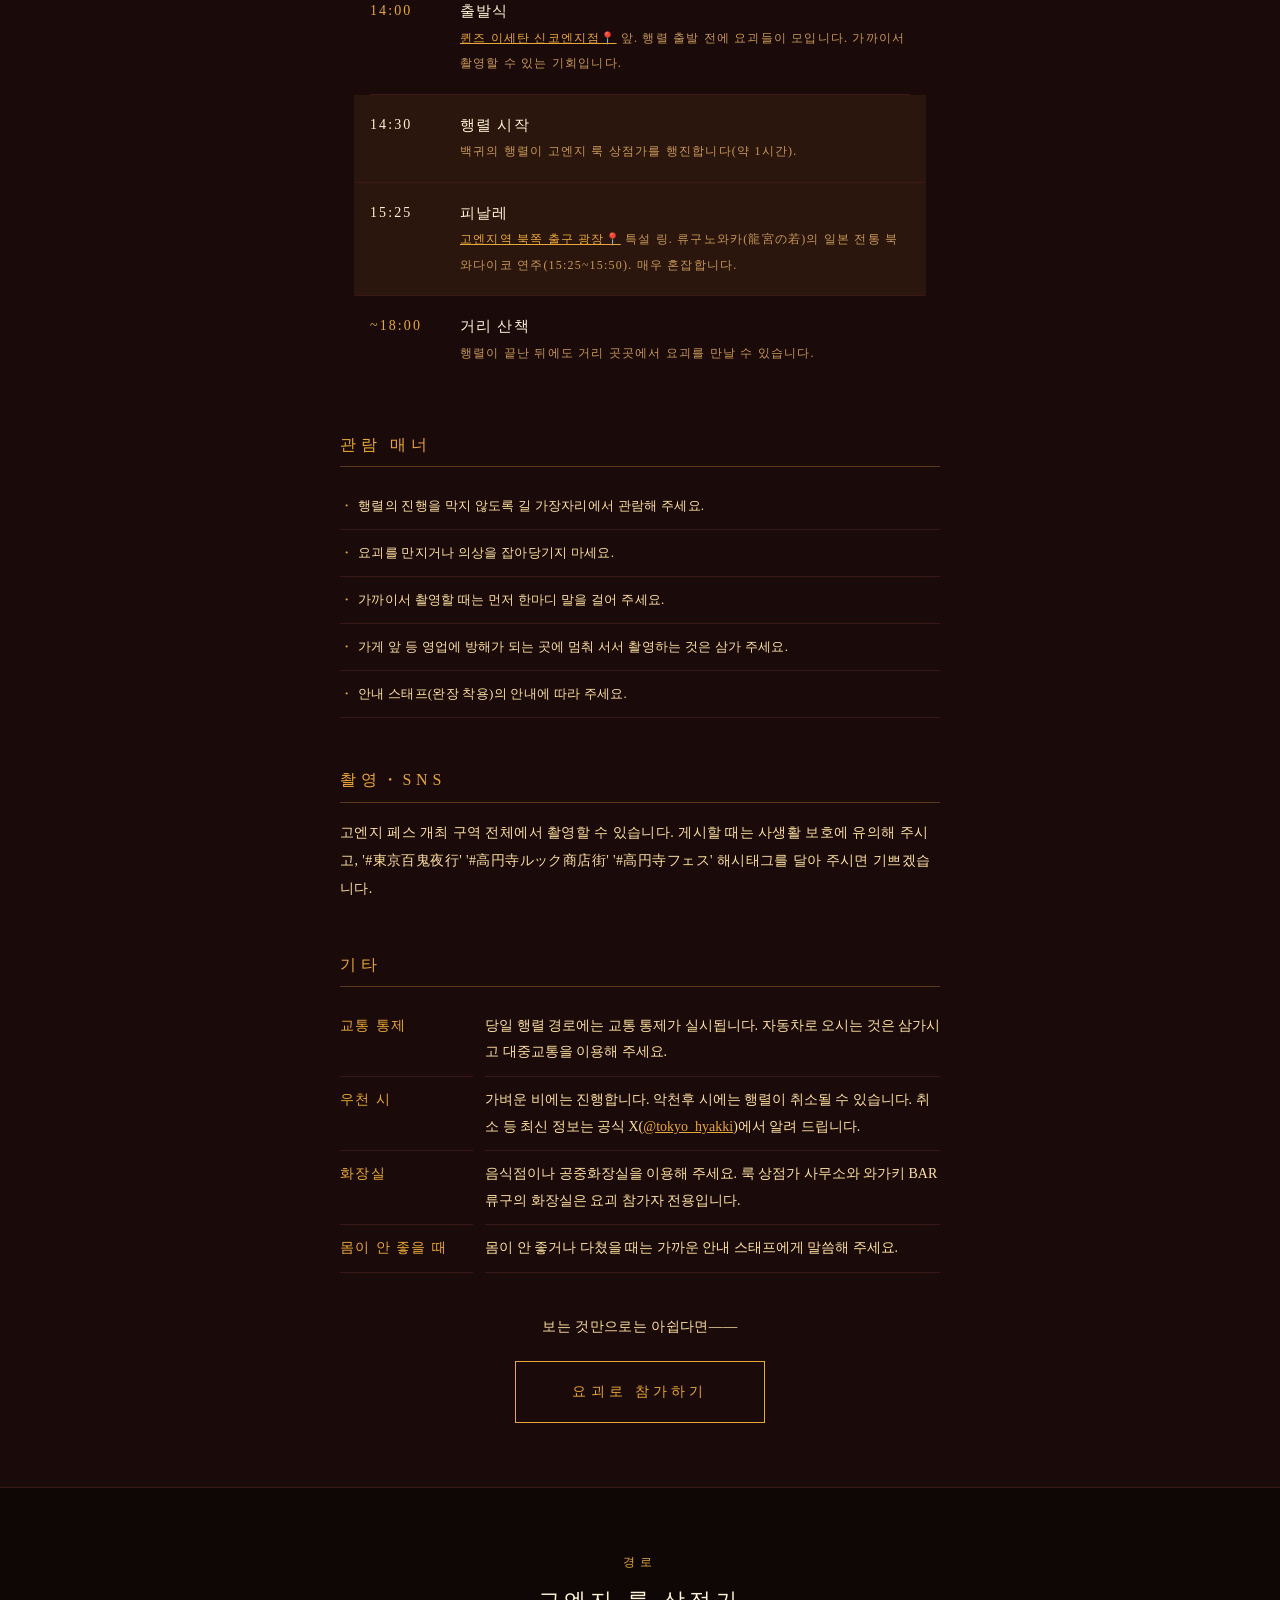
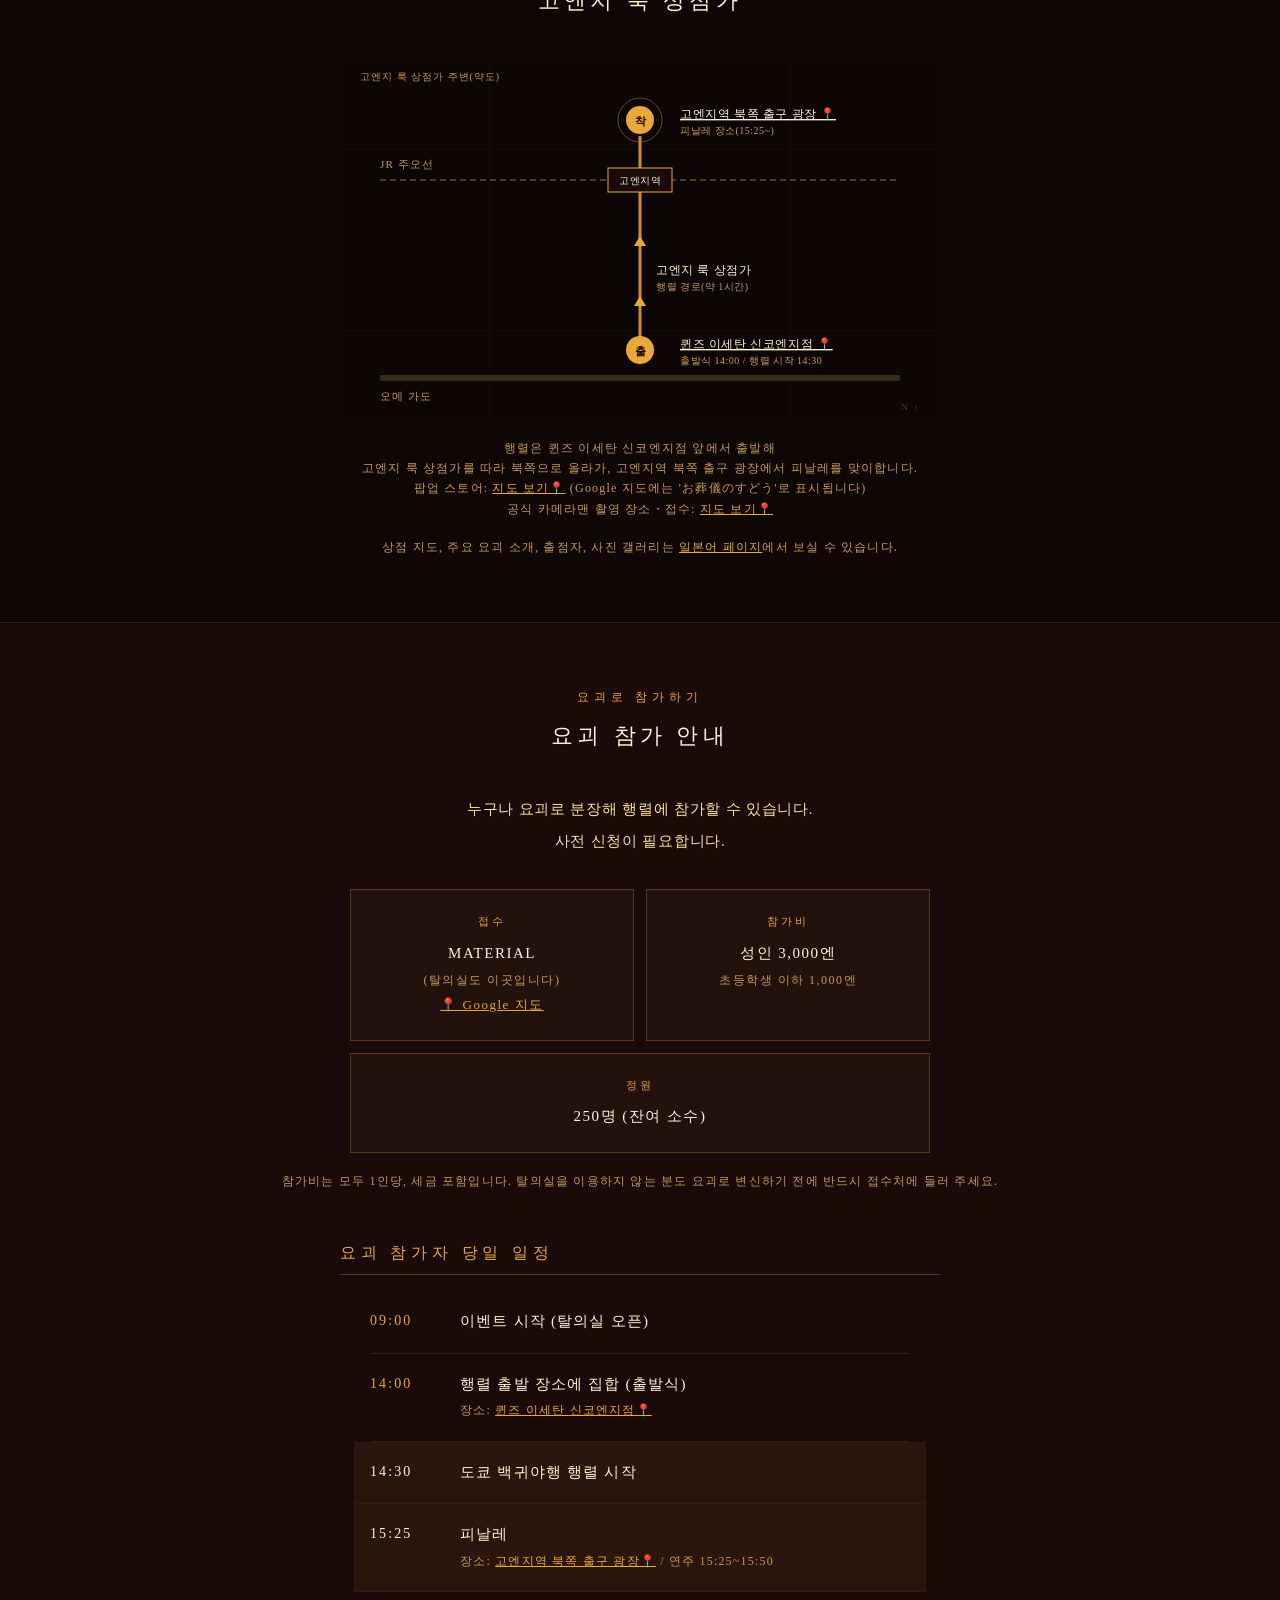
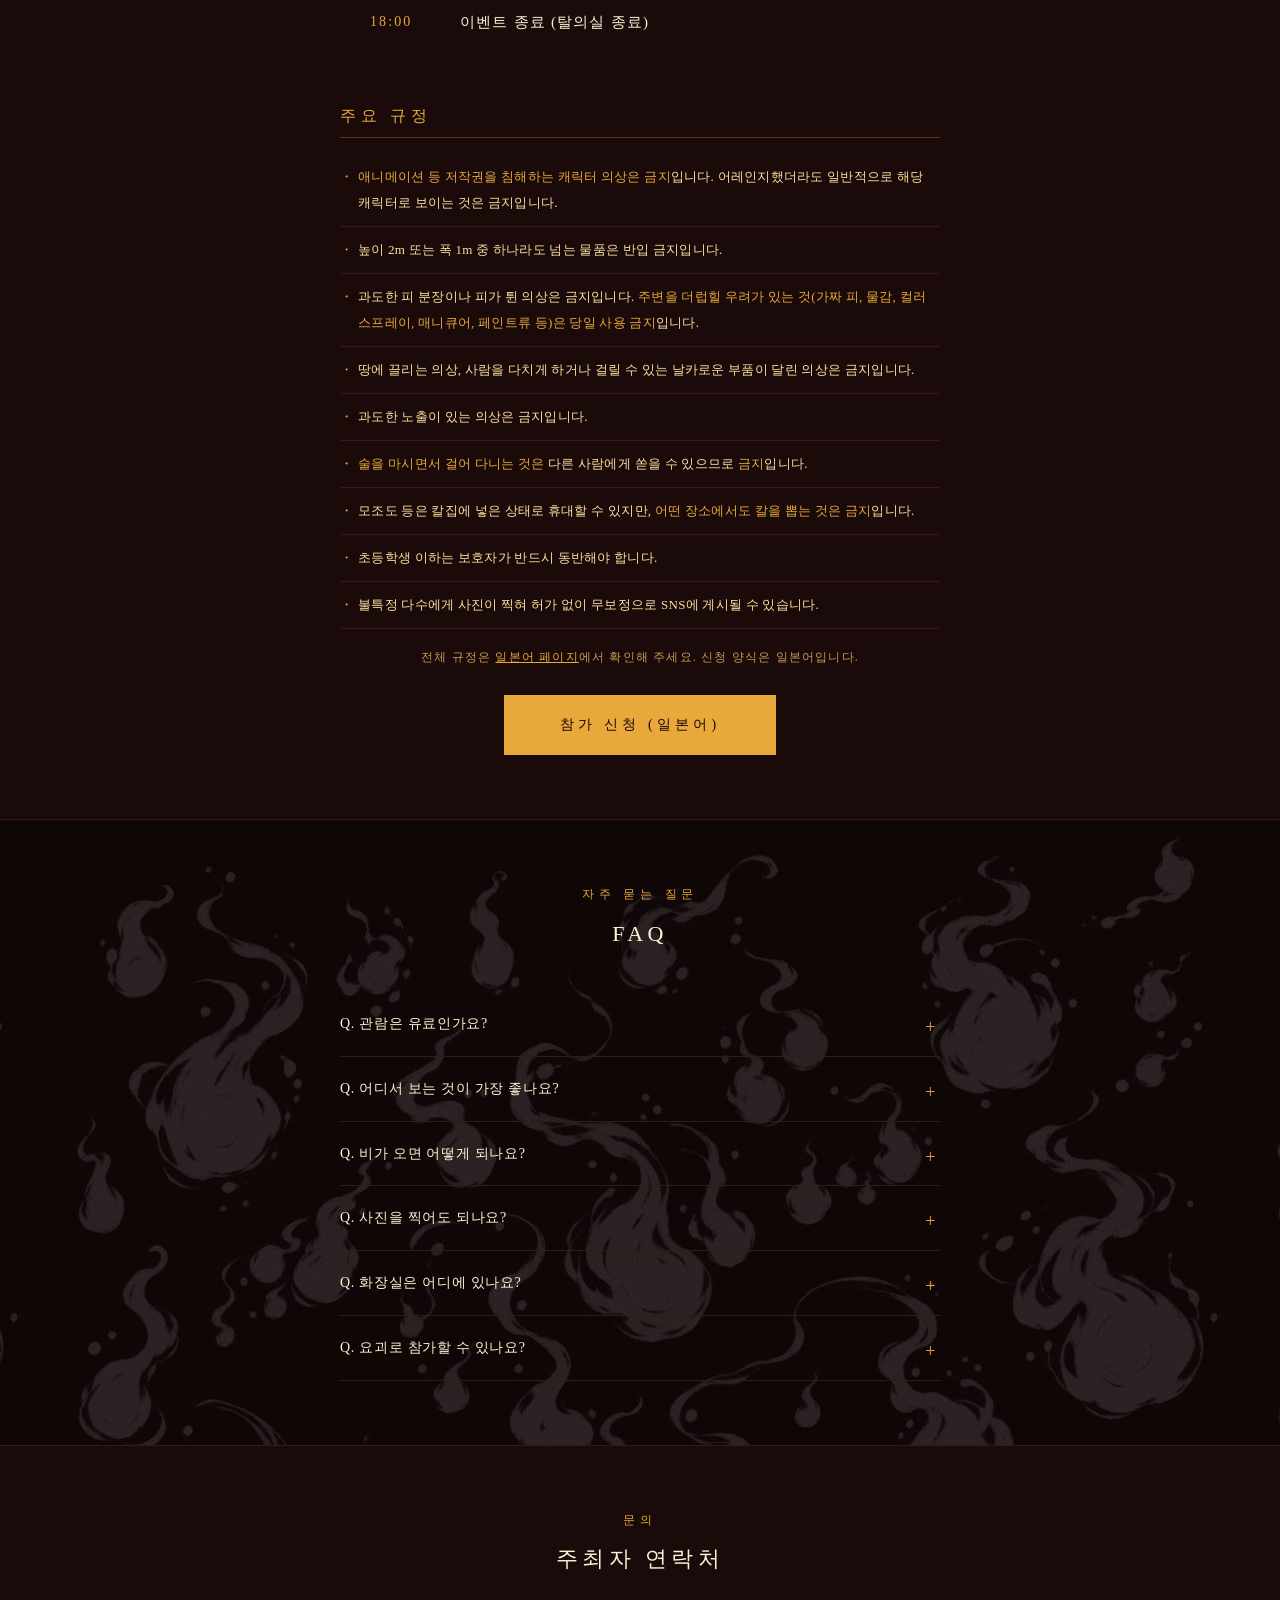
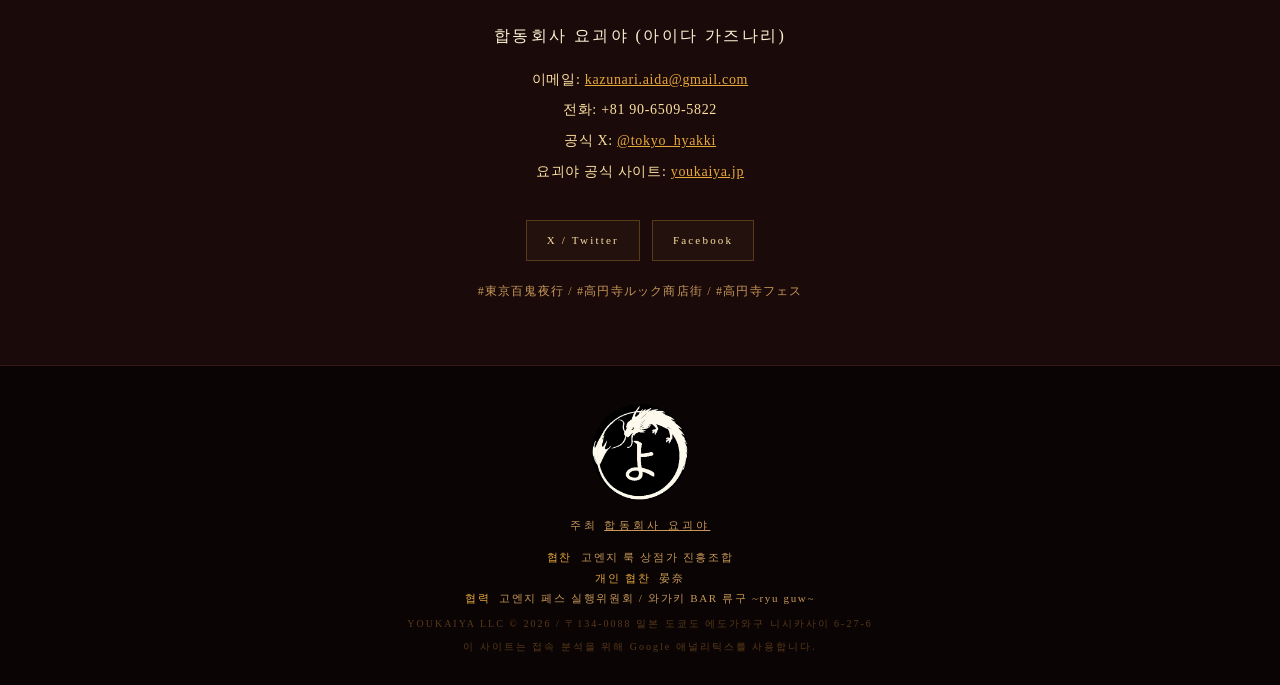
<file: ko/index.html>
<!DOCTYPE html>
<html lang="ko">
<head>
<meta charset="UTF-8">
<meta name="viewport" content="width=device-width, initial-scale=1.0">
<title>도쿄 백귀야행 2026 | 간토 최대 규모의 요괴 행렬 in 고엔지</title>
<meta name="description" content="2026년 10월 24일(토) 도쿄 고엔지 룩 상점가에서 개최. 일본 전국에서 요괴들이 모이는 간토 최대 규모의 요괴 행렬 '도쿄 백귀야행'. 관람 무료.">

<meta property="og:title" content="도쿄 백귀야행 2026 | 간토 최대 규모의 요괴 행렬">
<meta property="og:description" content="2026년 10월 24일(토) 고엔지 룩 상점가. 일본 전국에서 요괴들이 모이는 간토 최대 규모의 요괴 행렬.">
<meta property="og:type" content="website">
<meta property="og:url" content="https://tokyo-hyakki.com/ko/">
<meta property="og:site_name" content="도쿄 백귀야행">
<link rel="icon" href="../favicon.ico" sizes="16x16 32x32 48x48">
<link rel="icon" type="image/png" sizes="32x32" href="../static/images/favicon-32.png">
<link rel="icon" type="image/png" sizes="192x192" href="../static/images/favicon-192.png">
<link rel="apple-touch-icon" href="../static/images/apple-touch-icon.png">
<meta property="og:locale" content="ko_KR">
<meta property="og:image" content="https://tokyo-hyakki.com/static/images/main.jpg">
<meta name="twitter:card" content="summary_large_image">

<!-- 本公開時にこの行を削除すること -->
<meta name="robots" content="noindex,nofollow">

<link rel="alternate" hreflang="ja" href="https://tokyo-hyakki.com/">
<link rel="alternate" hreflang="en" href="https://tokyo-hyakki.com/en/">
<link rel="alternate" hreflang="zh-Hans" href="https://tokyo-hyakki.com/zh-hans/">
<link rel="alternate" hreflang="zh-Hant" href="https://tokyo-hyakki.com/zh-hant/">
<link rel="alternate" hreflang="ko" href="https://tokyo-hyakki.com/ko/">
<link rel="alternate" hreflang="x-default" href="https://tokyo-hyakki.com/">
<link rel="stylesheet" href="../static/site.css">
<!-- Google tag (gtag.js) -->
<script async src="https://www.googletagmanager.com/gtag/js?id=G-NVGCH3HNMB"></script>
<script>
  window.dataLayer = window.dataLayer || [];
  function gtag(){dataLayer.push(arguments);}
  gtag('js', new Date());

  gtag('config', 'G-NVGCH3HNMB');
</script>
</head>
<body>

<nav class="topnav">
  <ul>
    <li><a href="#info">개최 정보</a></li>
    <li><a href="#viewing">관람</a></li>
    <li><a href="#map">경로</a></li>
    <li><a href="#yokai">요괴로 참가</a></li>
    <li><a href="#faq">FAQ</a></li>
    <li><a href="#contact">문의</a></li>
  </ul>
</nav>

<section class="hero" style="border-top:none;">
  <svg class="lantern left" viewBox="0 0 60 80" xmlns="http://www.w3.org/2000/svg">
    <ellipse cx="30" cy="40" rx="22" ry="28" fill="#e8a83a"/>
    <ellipse cx="30" cy="40" rx="22" ry="28" fill="none" stroke="#1a0a0a" stroke-width="1.5"/>
    <line x1="8" y1="32" x2="52" y2="32" stroke="#1a0a0a" stroke-width="1"/>
    <line x1="8" y1="48" x2="52" y2="48" stroke="#1a0a0a" stroke-width="1"/>
    <rect x="18" y="6" width="24" height="6" fill="#1a0a0a"/>
    <rect x="20" y="68" width="20" height="6" fill="#1a0a0a"/>
    <text x="30" y="46" text-anchor="middle" font-family="serif" font-size="14" fill="#1a0a0a" font-weight="bold">妖</text>
  </svg>
  <svg class="lantern right" viewBox="0 0 60 80" xmlns="http://www.w3.org/2000/svg">
    <ellipse cx="30" cy="40" rx="22" ry="28" fill="#e8a83a"/>
    <ellipse cx="30" cy="40" rx="22" ry="28" fill="none" stroke="#1a0a0a" stroke-width="1.5"/>
    <line x1="8" y1="32" x2="52" y2="32" stroke="#1a0a0a" stroke-width="1"/>
    <line x1="8" y1="48" x2="52" y2="48" stroke="#1a0a0a" stroke-width="1"/>
    <rect x="18" y="6" width="24" height="6" fill="#1a0a0a"/>
    <rect x="20" y="68" width="20" height="6" fill="#1a0a0a"/>
    <text x="30" y="46" text-anchor="middle" font-family="serif" font-size="14" fill="#1a0a0a" font-weight="bold">怪</text>
  </svg>

  <div class="lang-nav"><a href="../" lang="ja">日本語</a>·<a href="../en/" lang="en">English</a>·<a href="../zh-hans/" lang="zh-Hans">简体中文</a>·<a href="../zh-hant/" lang="zh-Hant">繁體中文</a>·<a href="./" lang="ko" aria-current="page">한국어</a></div>

  <div class="hero-supertitle">YOUKAIYA PRESENTS</div>
  <div class="hero-tagline">간토 최대 규모의 요괴 행렬</div>
  <h1 class="hero-title" lang="ja">東京百鬼夜行</h1>
  <div class="hero-subtitle">도쿄 백귀야행 2026 IN KOENJI</div>

  <div class="hero-date-badge">
    <div class="hero-date-label">개최일</div>
    <div class="hero-date-main">2026년 10월 24일 (토)</div>
    <div class="hero-date-time">09:00 — 18:00</div>
  </div>
</section>

<section class="engi">
  <div class="engi-hero" role="img" aria-label="밤 벚꽃과 달빛 아래 손을 뻗으며 다가오는 요괴들의 단체 사진">
    <div class="section-header engi-header">
      <div class="section-label">유래</div>
      <div class="section-title">고엔지가 다시 이계와 이어진다.</div>
    </div>
  </div>
  <div class="container">
    <p class="lead-text">
      일본 전국에서 요괴들이 모이는 간토 최대 규모의 요괴 행렬 '도쿄 백귀야행'.<br>
      이날 고엔지에서는 저승으로 통하는 문이 열리고, 온갖 도깨비와 귀신들이 거리를 활보합니다.<br>
      카페에서 쉬는 요괴, 길거리 음식을 먹으며 걷는 요괴, 정식을 먹는 요괴.<br>
      어디를 가도 요괴투성이!<br><br>
      올해도 고엔지의 대규모 이벤트 '고엔지 페스'와 같은 날 개최되어<br>
      거리 전체가 축제 분위기로 가득합니다.<br>
      요괴의 무대인 고엔지 룩 상점가는 올해도 요괴를 대환영합니다.<br>
      가게 분들이나 동네 주민들과 즐겁게 이야기를 나눠 보세요<br>
      (물론 깜짝 놀라게 하는 것도 잊지 말고요).
    </p>
  </div>
</section>

<section id="info" class="section-dark">
  <div class="container">
    <div class="section-header">
      <div class="section-label">개최 개요</div>
      <div class="section-title">도쿄 백귀야행 2026</div>
    </div>
    <div class="info-grid">
      <div class="info-card info-card-wide">
        <div class="info-card-label">일시</div>
        <div class="info-card-value">2026년 10월 24일 (토) 09:00 ~ 18:00</div>
      </div>
      <div class="info-card info-card-wide">
        <div class="info-card-label">장소</div>
        <div class="info-card-value">도쿄: 고엔지 룩 상점가<br><a href="https://www.google.com/maps/search/?api=1&query=%E9%AB%98%E5%86%86%E5%AF%BA%E3%83%AB%E3%83%83%E3%82%AF%E5%95%86%E5%BA%97%E8%A1%97" target="_blank" rel="noopener" class="info-card-link">📍 Google 지도</a></div>
      </div>
      <div class="info-card">
        <div class="info-card-label">교통</div>
        <div class="info-card-value">JR 고엔지역에서<br>신코엔지 방면으로 도보 6분<br><span class="info-card-note">대중교통을 이용해 주세요</span></div>
      </div>
      <div class="info-card">
        <div class="info-card-label">관람</div>
        <div class="info-card-value">무료<br><span class="info-card-note">신청 불필요</span></div>
      </div>
    </div>
    <div class="audience-links">
      <a href="#viewing">관람 안내</a>
      <a href="#yokai">요괴로 참가하기</a>
    </div>
  </div>
</section>

<section id="viewing">
  <div class="container">
    <div class="section-header">
      <div class="section-label">관람</div>
      <div class="section-title">일반 관람 안내</div>
    </div>
    <p class="lead-text" style="margin-bottom:40px;">
      도쿄 백귀야행은 누구나 무료로 관람할 수 있습니다.<br>신청이나 티켓은 필요 없습니다.
    </p>

    <div class="sub-heading">볼거리</div>
    <div class="schedule">
      <div class="schedule-row">
        <div class="schedule-time">14:00</div>
        <div class="schedule-text">출발식<br><span class="schedule-note"><a href="https://maps.app.goo.gl/frszvCw3xyrznSAM8" target="_blank" rel="noopener" class="schedule-link">퀸즈 이세탄 신코엔지점📍</a> 앞. 행렬 출발 전에 요괴들이 모입니다. 가까이서 촬영할 수 있는 기회입니다.</span></div>
      </div>
      <div class="schedule-row highlight">
        <div class="schedule-time">14:30</div>
        <div class="schedule-text">행렬 시작<br><span class="schedule-note">백귀의 행렬이 고엔지 룩 상점가를 행진합니다(약 1시간).</span></div>
      </div>
      <div class="schedule-row highlight">
        <div class="schedule-time">15:25</div>
        <div class="schedule-text">피날레<br><span class="schedule-note"><a href="https://maps.app.goo.gl/KaeqtA5xEQRZeKdT6" target="_blank" rel="noopener" class="schedule-link">고엔지역 북쪽 출구 광장📍</a> 특설 링. 류구노와카(龍宮の若)의 일본 전통 북 와다이코 연주(15:25~15:50). 매우 혼잡합니다.</span></div>
      </div>
      <div class="schedule-row">
        <div class="schedule-time">~18:00</div>
        <div class="schedule-text">거리 산책<br><span class="schedule-note">행렬이 끝난 뒤에도 거리 곳곳에서 요괴를 만날 수 있습니다.</span></div>
      </div>
    </div>

    <div class="sub-heading">관람 매너</div>
    <div class="rules">
      <ul>
        <li>행렬의 진행을 막지 않도록 길 가장자리에서 관람해 주세요.</li>
        <li>요괴를 만지거나 의상을 잡아당기지 마세요.</li>
        <li>가까이서 촬영할 때는 먼저 한마디 말을 걸어 주세요.</li>
        <li>가게 앞 등 영업에 방해가 되는 곳에 멈춰 서서 촬영하는 것은 삼가 주세요.</li>
        <li>안내 스태프(완장 착용)의 안내에 따라 주세요.</li>
      </ul>
    </div>

    <div class="sub-heading">촬영・SNS</div>
    <p class="viewing-text">
      고엔지 페스 개최 구역 전체에서 촬영할 수 있습니다. 게시할 때는 사생활 보호에 유의해 주시고, '<span lang="ja">#東京百鬼夜行</span>' '<span lang="ja">#高円寺ルック商店街</span>' '<span lang="ja">#高円寺フェス</span>' 해시태그를 달아 주시면 기쁘겠습니다.
    </p>

    <div class="sub-heading">기타</div>
    <dl class="viewing-list">
      <dt>교통 통제</dt><dd>당일 행렬 경로에는 교통 통제가 실시됩니다. 자동차로 오시는 것은 삼가시고 대중교통을 이용해 주세요.</dd>
      <dt>우천 시</dt><dd>가벼운 비에는 진행합니다. 악천후 시에는 행렬이 취소될 수 있습니다. 취소 등 최신 정보는 공식 X(<a href="https://x.com/tokyo_hyakki" target="_blank" rel="noopener">@tokyo_hyakki</a>)에서 알려 드립니다.</dd>
      <dt>화장실</dt><dd>음식점이나 공중화장실을 이용해 주세요. 룩 상점가 사무소와 와가키 BAR 류구의 화장실은 요괴 참가자 전용입니다.</dd>
      <dt>몸이 안 좋을 때</dt><dd>몸이 안 좋거나 다쳤을 때는 가까운 안내 스태프에게 말씀해 주세요.</dd>
    </dl>

    <div class="cta-block" style="margin-top:40px;">
      <p class="viewing-text" style="text-align:center;margin-bottom:20px;">보는 것만으로는 아쉽다면——</p>
      <a class="cta-button cta-button-outline" href="#yokai">요괴로 참가하기</a>
    </div>
  </div>
</section>

<section id="map" class="section-dark">
  <div class="container">
    <div class="section-header">
      <div class="section-label">경로</div>
      <div class="section-title">고엔지 룩 상점가</div>
    </div>

    <svg class="route-map" viewBox="0 0 600 360" xmlns="http://www.w3.org/2000/svg" role="img" aria-label="행렬 경로 약도: 퀸즈 이세탄 신코엔지점 앞에서 출발해 고엔지 룩 상점가를 따라 북쪽으로 이동, 고엔지역을 지나 고엔지역 북쪽 출구 광장에 도착">
      <rect width="600" height="360" fill="#0d0606"/>
      <g stroke="#3a1818" stroke-width="0.5" opacity="0.6">
        <line x1="0" y1="90" x2="600" y2="90"/>
        <line x1="0" y1="180" x2="600" y2="180"/>
        <line x1="0" y1="270" x2="600" y2="270"/>
        <line x1="150" y1="0" x2="150" y2="360"/>
        <line x1="300" y1="0" x2="300" y2="360"/>
        <line x1="450" y1="0" x2="450" y2="360"/>
      </g>

      <line x1="40" y1="120" x2="560" y2="120" stroke="#5a3a1a" stroke-width="2" stroke-dasharray="6 4"/>
      <text x="40" y="108" fill="#c89858" font-size="11" letter-spacing="0.1em">JR 주오선</text>

      <line x1="40" y1="318" x2="560" y2="318" stroke="#3a2a1a" stroke-width="6"/>
      <text x="40" y="340" fill="#c89858" font-size="11" letter-spacing="0.1em">오메 가도</text>

      <path d="M 300 290 L 300 76" stroke="#e8a83a" stroke-width="3" fill="none" opacity="0.85"/>
      <g fill="#e8a83a">
        <path d="M 300 236 l -6 10 h 12 z"/>
        <path d="M 300 176 l -6 10 h 12 z"/>
      </g>

      <rect x="268" y="108" width="64" height="24" fill="#1a0a0a" stroke="#e8a83a" stroke-width="1"/>
      <text x="300" y="124" text-anchor="middle" fill="#fef3d4" font-size="10" letter-spacing="0.05em" font-family="serif">고엔지역</text>

      <circle cx="300" cy="60" r="14" fill="#e8a83a"/>
      <circle cx="300" cy="60" r="22" fill="none" stroke="#e8a83a" stroke-width="0.8" opacity="0.5"/>
      <text x="300" y="65" text-anchor="middle" fill="#1a0606" font-size="11" font-weight="bold" font-family="serif">착</text>
      <a href="https://maps.app.goo.gl/KaeqtA5xEQRZeKdT6" target="_blank" rel="noopener"><text x="340" y="58" fill="#fef3d4" font-size="12" letter-spacing="0.05em" font-family="serif" text-decoration="underline">고엔지역 북쪽 출구 광장 📍</text></a>
      <text x="340" y="74" fill="#c89858" font-size="10" letter-spacing="0.05em">피날레 장소(15:25~)</text>

      <text x="316" y="214" fill="#fef3d4" font-size="12" letter-spacing="0.05em" font-family="serif">고엔지 룩 상점가</text>
      <text x="316" y="230" fill="#c89858" font-size="10" letter-spacing="0.05em">행렬 경로(약 1시간)</text>

      <circle cx="300" cy="290" r="14" fill="#e8a83a"/>
      <text x="300" y="295" text-anchor="middle" fill="#1a0606" font-size="11" font-weight="bold" font-family="serif">출</text>
      <a href="https://maps.app.goo.gl/frszvCw3xyrznSAM8" target="_blank" rel="noopener"><text x="340" y="288" fill="#fef3d4" font-size="12" letter-spacing="0.05em" font-family="serif" text-decoration="underline">퀸즈 이세탄 신코엔지점 📍</text></a>
      <text x="340" y="304" fill="#c89858" font-size="10" letter-spacing="0.05em">출발식 14:00 / 행렬 시작 14:30</text>

      <text x="20" y="20" fill="#c89858" font-size="10" letter-spacing="0.1em">고엔지 룩 상점가 주변(약도)</text>
      <text x="580" y="350" text-anchor="end" fill="#5a3a1a" font-size="9" letter-spacing="0.2em">N ↑</text>
    </svg>

    <div class="route-note">
      행렬은 퀸즈 이세탄 신코엔지점 앞에서 출발해<br>고엔지 룩 상점가를 따라 북쪽으로 올라가, 고엔지역 북쪽 출구 광장에서 피날레를 맞이합니다.<br>
      팝업 스토어: <a href="https://maps.app.goo.gl/8CRTedQcSevwd94EA" target="_blank" rel="noopener" class="schedule-link">지도 보기📍</a> (Google 지도에는 'お葬儀のすどう'로 표시됩니다)<br>
      공식 카메라맨 촬영 장소・접수: <a href="https://maps.app.goo.gl/SEss69NpEay7GXBt7" target="_blank" rel="noopener" class="schedule-link">지도 보기📍</a>
    </div>
    <p class="route-note">상점 지도, 주요 요괴 소개, 출점자, 사진 갤러리는 <a href="../">일본어 페이지</a>에서 보실 수 있습니다.</p>
  </div>
</section>

<section id="yokai">
  <div class="container">
    <div class="section-header">
      <div class="section-label">요괴로 참가하기</div>
      <div class="section-title">요괴 참가 안내</div>
    </div>
    <p class="lead-text" style="margin-bottom:32px;">
      누구나 요괴로 분장해 행렬에 참가할 수 있습니다.<br>사전 신청이 필요합니다.
    </p>
    <div class="info-grid">
      <div class="info-card">
        <div class="info-card-label">접수</div>
        <div class="info-card-value">MATERIAL<br><span class="info-card-note">(탈의실도 이곳입니다)</span><br><a href="https://maps.app.goo.gl/ZQkyYMgKPaxQhhyT9" target="_blank" rel="noopener" class="info-card-link">📍 Google 지도</a></div>
      </div>
      <div class="info-card">
        <div class="info-card-label">참가비</div>
        <div class="info-card-value">성인 3,000엔<br><span class="info-card-note">초등학생 이하 1,000엔</span></div>
      </div>
      <div class="info-card info-card-wide">
        <div class="info-card-label">정원</div>
        <div class="info-card-value">250명 (잔여 소수)</div>
      </div>
    </div>
    <p class="route-note">참가비는 모두 1인당, 세금 포함입니다. 탈의실을 이용하지 않는 분도 요괴로 변신하기 전에 반드시 접수처에 들러 주세요.</p>

    <div class="sub-heading">요괴 참가자 당일 일정</div>
    <div class="schedule">
      <div class="schedule-row">
        <div class="schedule-time">09:00</div>
        <div class="schedule-text">이벤트 시작 (탈의실 오픈)</div>
      </div>
      <div class="schedule-row">
        <div class="schedule-time">14:00</div>
        <div class="schedule-text">행렬 출발 장소에 집합 (출발식)<br><span class="schedule-note">장소: <a href="https://maps.app.goo.gl/frszvCw3xyrznSAM8" target="_blank" rel="noopener" class="schedule-link">퀸즈 이세탄 신코엔지점📍</a></span></div>
      </div>
      <div class="schedule-row highlight">
        <div class="schedule-time">14:30</div>
        <div class="schedule-text">도쿄 백귀야행 행렬 시작</div>
      </div>
      <div class="schedule-row highlight">
        <div class="schedule-time">15:25</div>
        <div class="schedule-text">피날레<br><span class="schedule-note">장소: <a href="https://maps.app.goo.gl/KaeqtA5xEQRZeKdT6" target="_blank" rel="noopener" class="schedule-link">고엔지역 북쪽 출구 광장📍</a> / 연주 15:25~15:50</span></div>
      </div>
      <div class="schedule-row">
        <div class="schedule-time">18:00</div>
        <div class="schedule-text">이벤트 종료 (탈의실 종료)</div>
      </div>
    </div>

    <div class="sub-heading">주요 규정</div>
    <div class="rules">
      <ul>
        <li><strong>애니메이션 등 저작권을 침해하는 캐릭터 의상은 금지</strong>입니다. 어레인지했더라도 일반적으로 해당 캐릭터로 보이는 것은 금지입니다.</li>
        <li>높이 2m 또는 폭 1m 중 하나라도 넘는 물품은 반입 금지입니다.</li>
        <li>과도한 피 분장이나 피가 튄 의상은 금지입니다. <strong>주변을 더럽힐 우려가 있는 것(가짜 피, 물감, 컬러 스프레이, 매니큐어, 페인트류 등)은 당일 사용 금지</strong>입니다.</li>
        <li>땅에 끌리는 의상, 사람을 다치게 하거나 걸릴 수 있는 날카로운 부품이 달린 의상은 금지입니다.</li>
        <li>과도한 노출이 있는 의상은 금지입니다.</li>
        <li><strong>술을 마시면서 걸어 다니는 것은</strong> 다른 사람에게 쏟을 수 있으므로 <strong>금지</strong>입니다.</li>
        <li>모조도 등은 칼집에 넣은 상태로 휴대할 수 있지만, <strong>어떤 장소에서도 칼을 뽑는 것은 금지</strong>입니다.</li>
        <li>초등학생 이하는 보호자가 반드시 동반해야 합니다.</li>
        <li>불특정 다수에게 사진이 찍혀 허가 없이 무보정으로 SNS에 게시될 수 있습니다.</li>
      </ul>
    </div>
    <p class="route-note">전체 규정은 <a href="../#rules">일본어 페이지</a>에서 확인해 주세요. 신청 양식은 일본어입니다.</p>
    <div class="cta-block" style="margin-top:28px;">
      <a class="cta-button" href="https://event.youkaiya.jp/#/events/evt_01KZD89ZXK330XY40N6GP10VTE" target="_blank" rel="noopener">참가 신청 (일본어)</a>
    </div>
  </div>
</section>

<section id="faq" class="section-dark">
  <div class="container">
    <div class="section-header">
      <div class="section-label">자주 묻는 질문</div>
      <div class="section-title">FAQ</div>
    </div>
    <div class="faq">
      <details>
        <summary>Q. 관람은 유료인가요?</summary>
        <div class="answer">아니요. 관람은 무료이며 신청이나 티켓 구매가 필요 없습니다.</div>
      </details>
      <details>
        <summary>Q. 어디서 보는 것이 가장 좋나요?</summary>
        <div class="answer">14:00 퀸즈 이세탄 신코엔지점 앞에서 열리는 출발식은 가까이서 촬영할 수 있는 좋은 기회입니다. 고엔지역 북쪽 출구 광장의 피날레는 매우 혼잡합니다.</div>
      </details>
      <details>
        <summary>Q. 비가 오면 어떻게 되나요?</summary>
        <div class="answer">가벼운 비에는 진행합니다. 악천후 시에는 행렬이 취소될 수 있습니다. 최신 정보는 공식 X(<a href="https://x.com/tokyo_hyakki" target="_blank" rel="noopener">@tokyo_hyakki</a>)에서 알려 드립니다.</div>
      </details>
      <details>
        <summary>Q. 사진을 찍어도 되나요?</summary>
        <div class="answer">네, 고엔지 페스 개최 구역 어디서나 촬영할 수 있습니다. 가까이서 찍을 때는 먼저 말을 걸어 주시고, 가게 앞 등 영업에 방해가 되는 곳에서는 촬영하지 마세요.</div>
      </details>
      <details>
        <summary>Q. 화장실은 어디에 있나요?</summary>
        <div class="answer">음식점이나 공중화장실을 이용해 주세요. 룩 상점가 사무소와 와가키 BAR 류구의 화장실은 요괴 참가자 전용입니다.</div>
      </details>
      <details>
        <summary>Q. 요괴로 참가할 수 있나요?</summary>
        <div class="answer">네, 사전 신청이 필요합니다(<a href="#yokai">자세히 보기</a>). 정원 250명이 차는 대로 접수를 마감합니다.</div>
      </details>
    </div>
  </div>
</section>

<section id="contact">
  <div class="container">
    <div class="section-header">
      <div class="section-label">문의</div>
      <div class="section-title">주최자 연락처</div>
    </div>
    <div class="contact-block">
      <div class="contact-name">합동회사 요괴야 (아이다 가즈나리)</div>
      <div>이메일: <a href="mailto:kazunari.aida@gmail.com">kazunari.aida@gmail.com</a></div>
      <div>전화: +81 90-6509-5822</div>
      <div>공식 X: <a href="https://x.com/tokyo_hyakki" target="_blank" rel="noopener">@tokyo_hyakki</a></div>
      <div>요괴야 공식 사이트: <a href="https://youkaiya.jp/" target="_blank" rel="noopener">youkaiya.jp</a></div>
    </div>

    <div class="share-buttons">
      <a href="https://twitter.com/share?text=%EB%8F%84%EC%BF%84%20%EB%B0%B1%EA%B7%80%EC%95%BC%ED%96%89%202026&url=https%3A%2F%2Ftokyo-hyakki.com%2Fko%2F" target="_blank" rel="noopener">X / Twitter</a>
      <a href="https://www.facebook.com/sharer/sharer.php?u=https%3A%2F%2Ftokyo-hyakki.com%2Fko%2F" target="_blank" rel="noopener">Facebook</a>
    </div>
    <div class="hashtag-list" lang="ja">
      #東京百鬼夜行 / #高円寺ルック商店街 / #高円寺フェス
    </div>
  </div>
</section>

<footer>
  <img class="footer-logo" src="../static/images/youkaiya_logo.jpg" width="320" height="320" loading="lazy" alt="합동회사 요괴야 로고">
  <div class="footer-main">주최 <a href="https://youkaiya.jp/" target="_blank" rel="noopener">합동회사 요괴야</a></div>
  <dl class="footer-credits">
    <div><dt>협찬</dt><dd>고엔지 룩 상점가 진흥조합</dd></div>
    <div><dt>개인 협찬</dt><dd lang="ja">晏奈</dd></div>
    <div><dt>협력</dt><dd><span>고엔지 페스 실행위원회</span> / <span>와가키 BAR 류구 ~ryu guw~</span></dd></div>
  </dl>
  <div class="footer-sub">YOUKAIYA LLC © 2026 / 〒134-0088 일본 도쿄도 에도가와구 니시카사이 6-27-6</div>
  <div class="footer-sub">이 사이트는 접속 분석을 위해 Google 애널리틱스를 사용합니다.</div>
</footer>

</body>
</html>
</file>
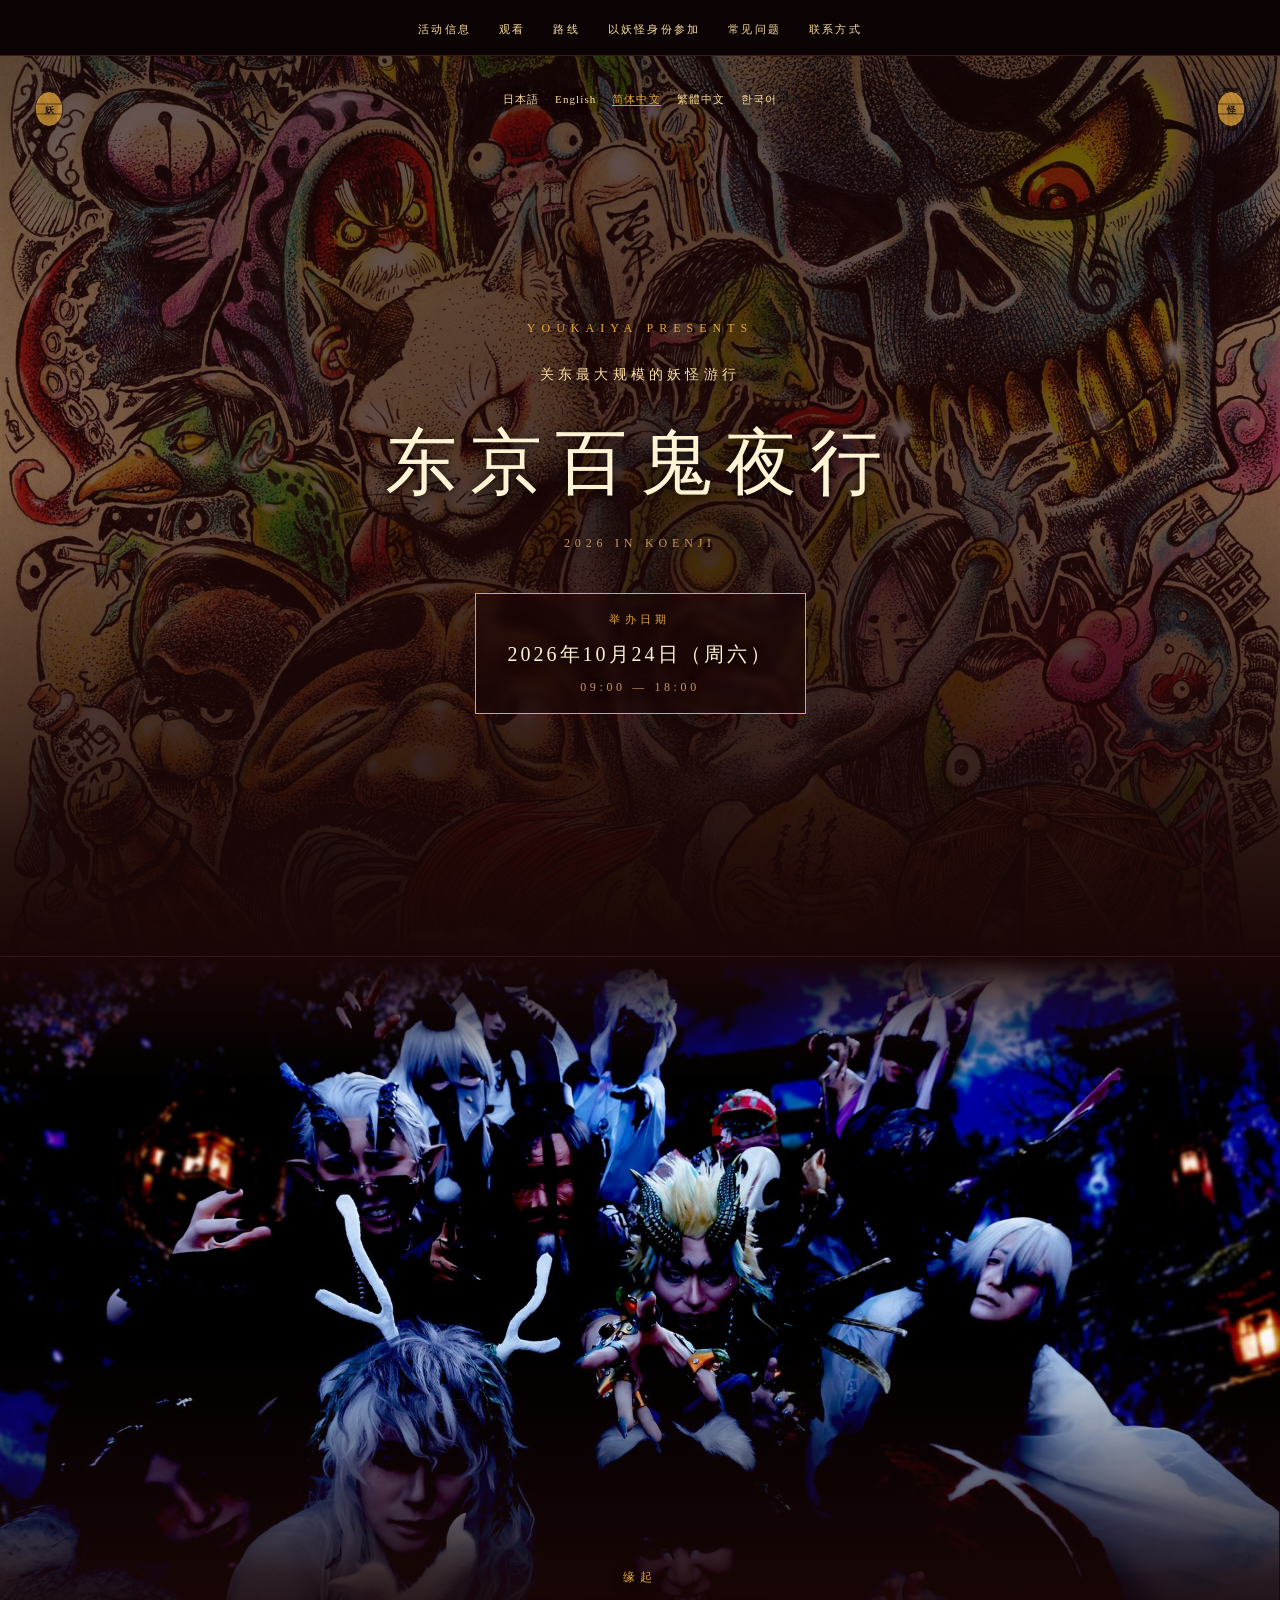
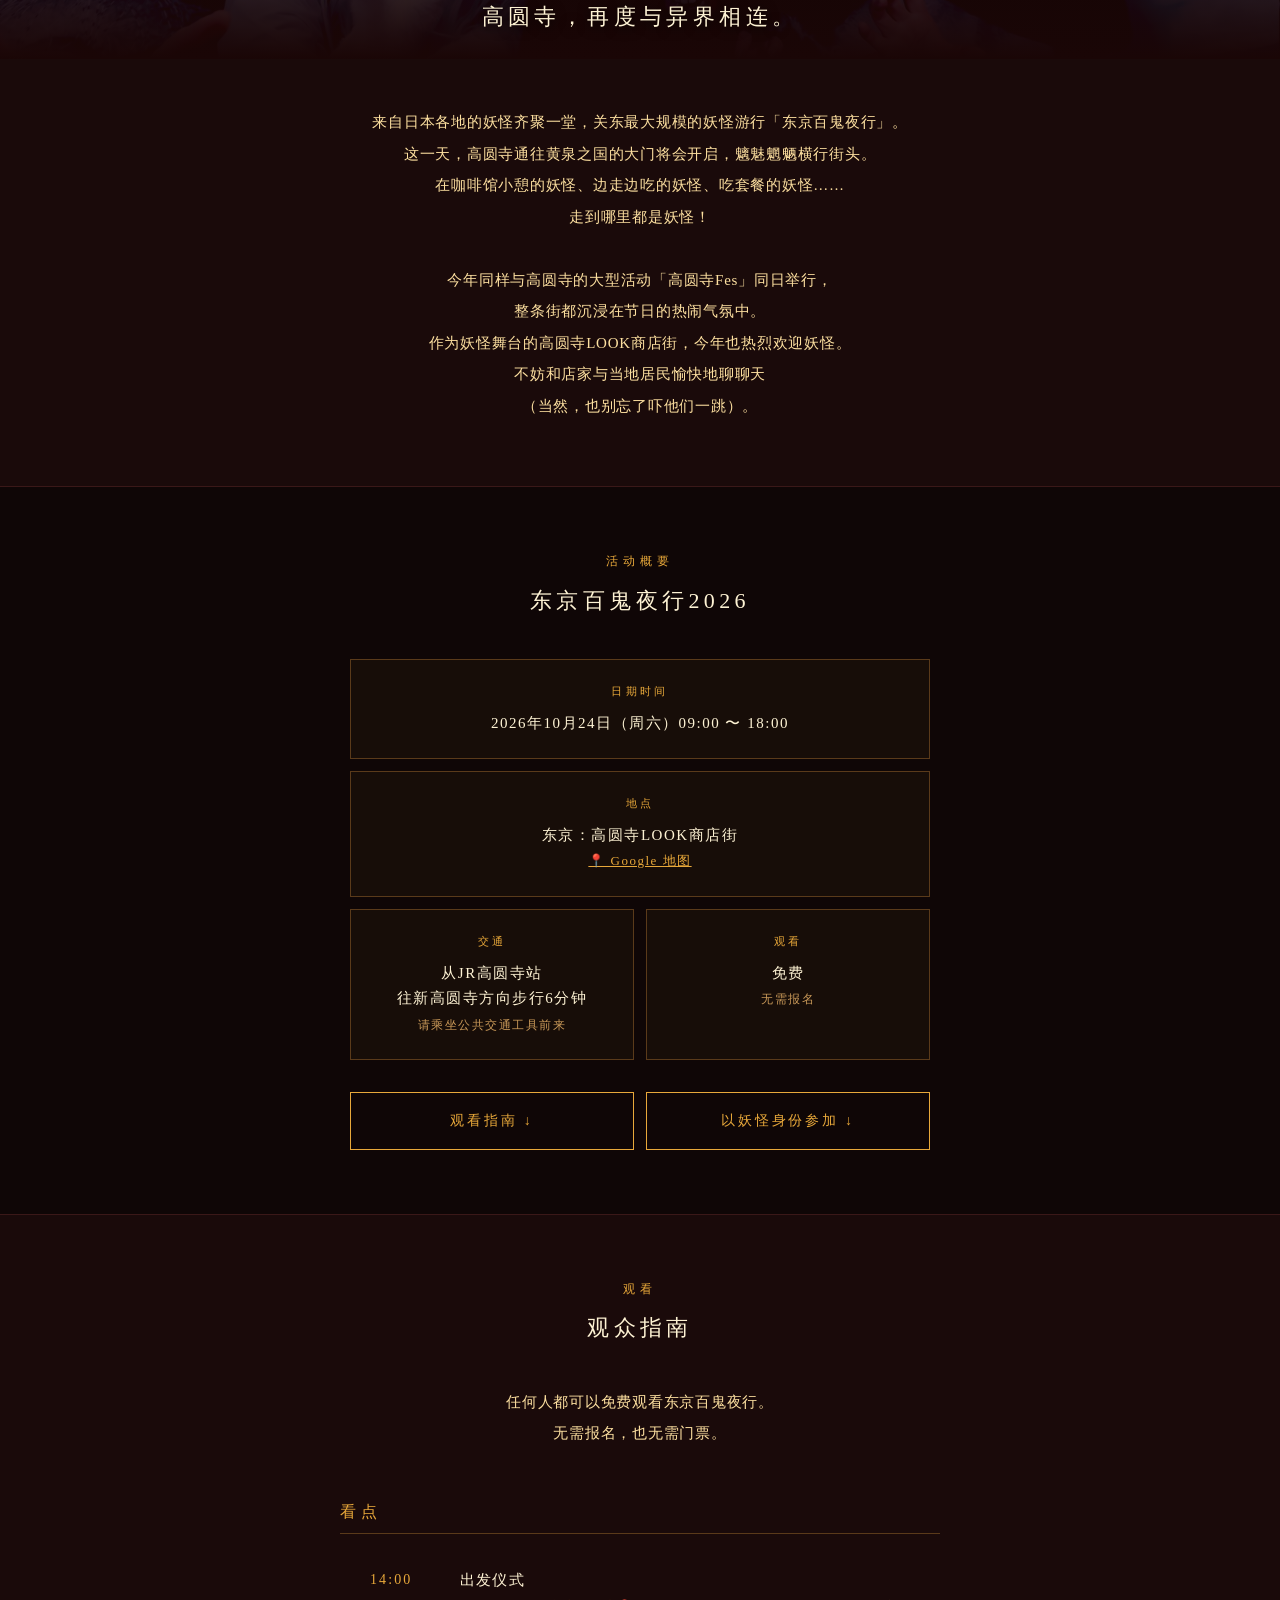
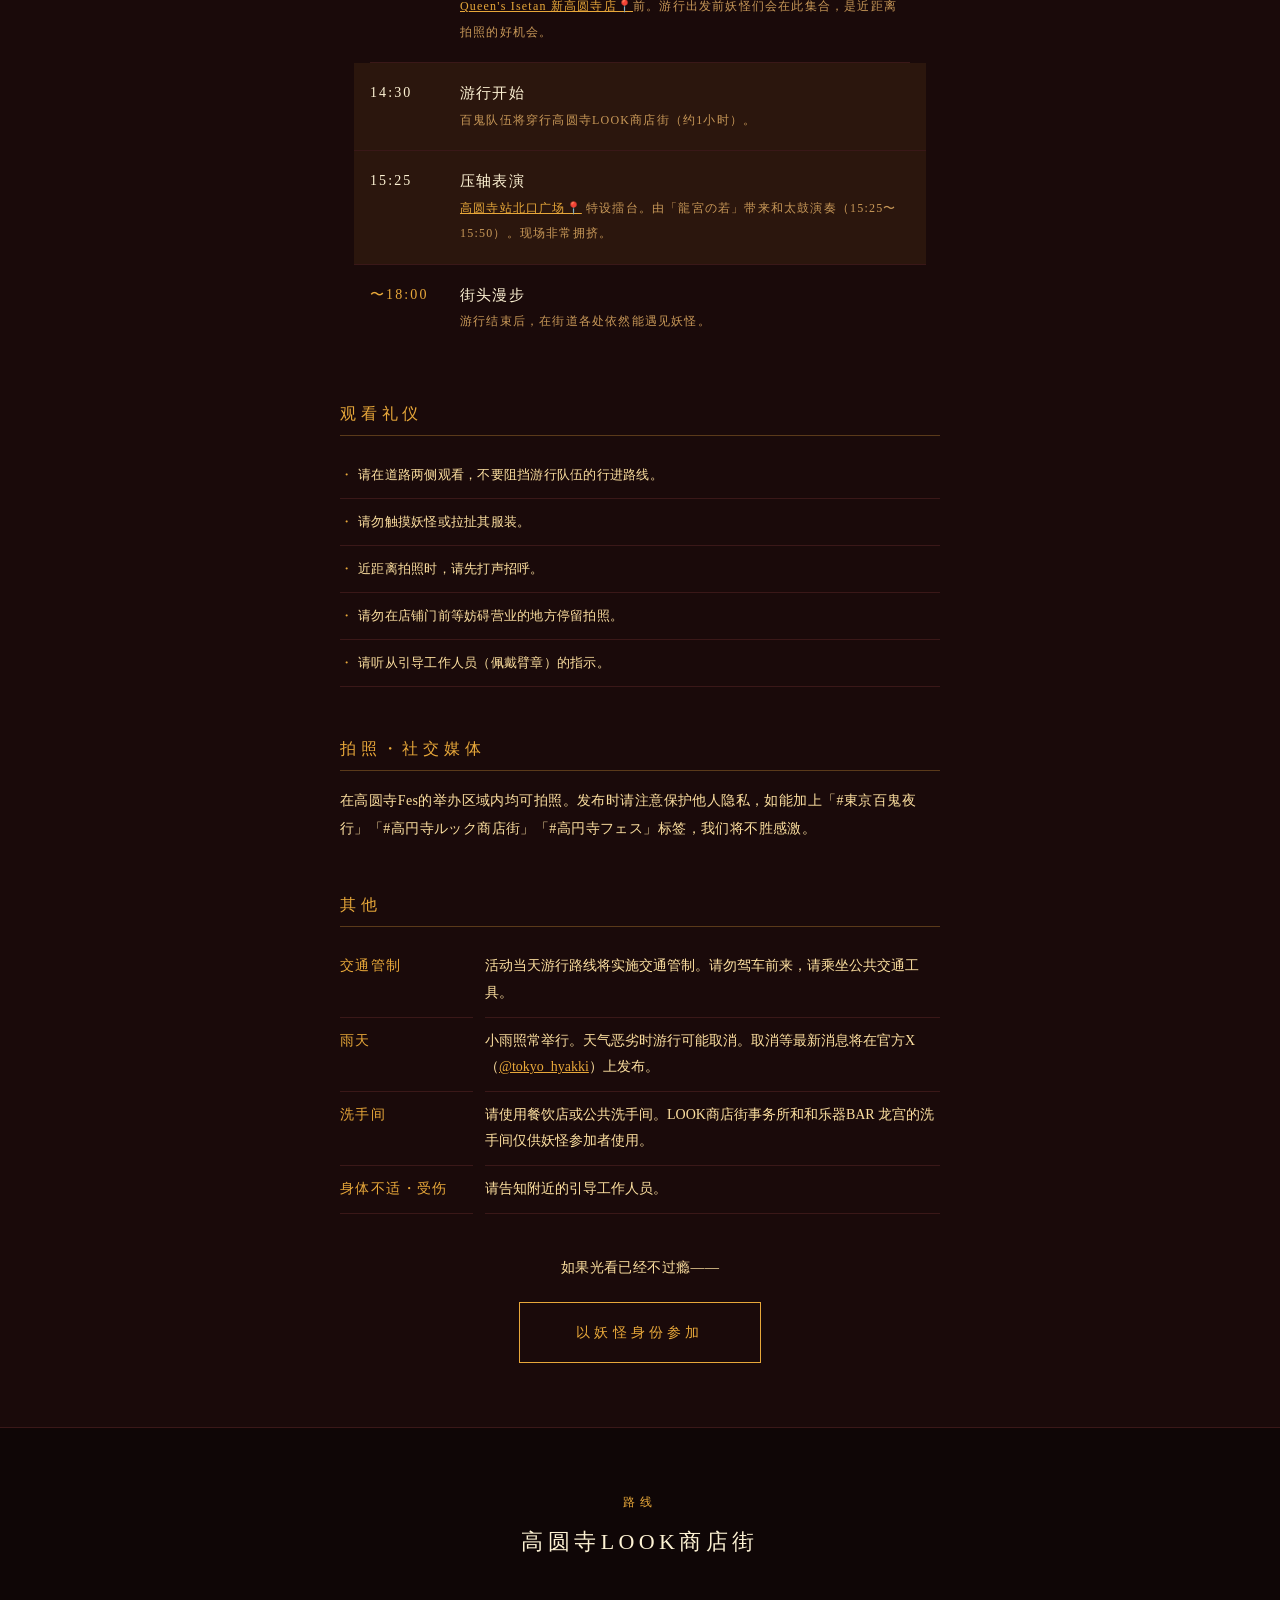
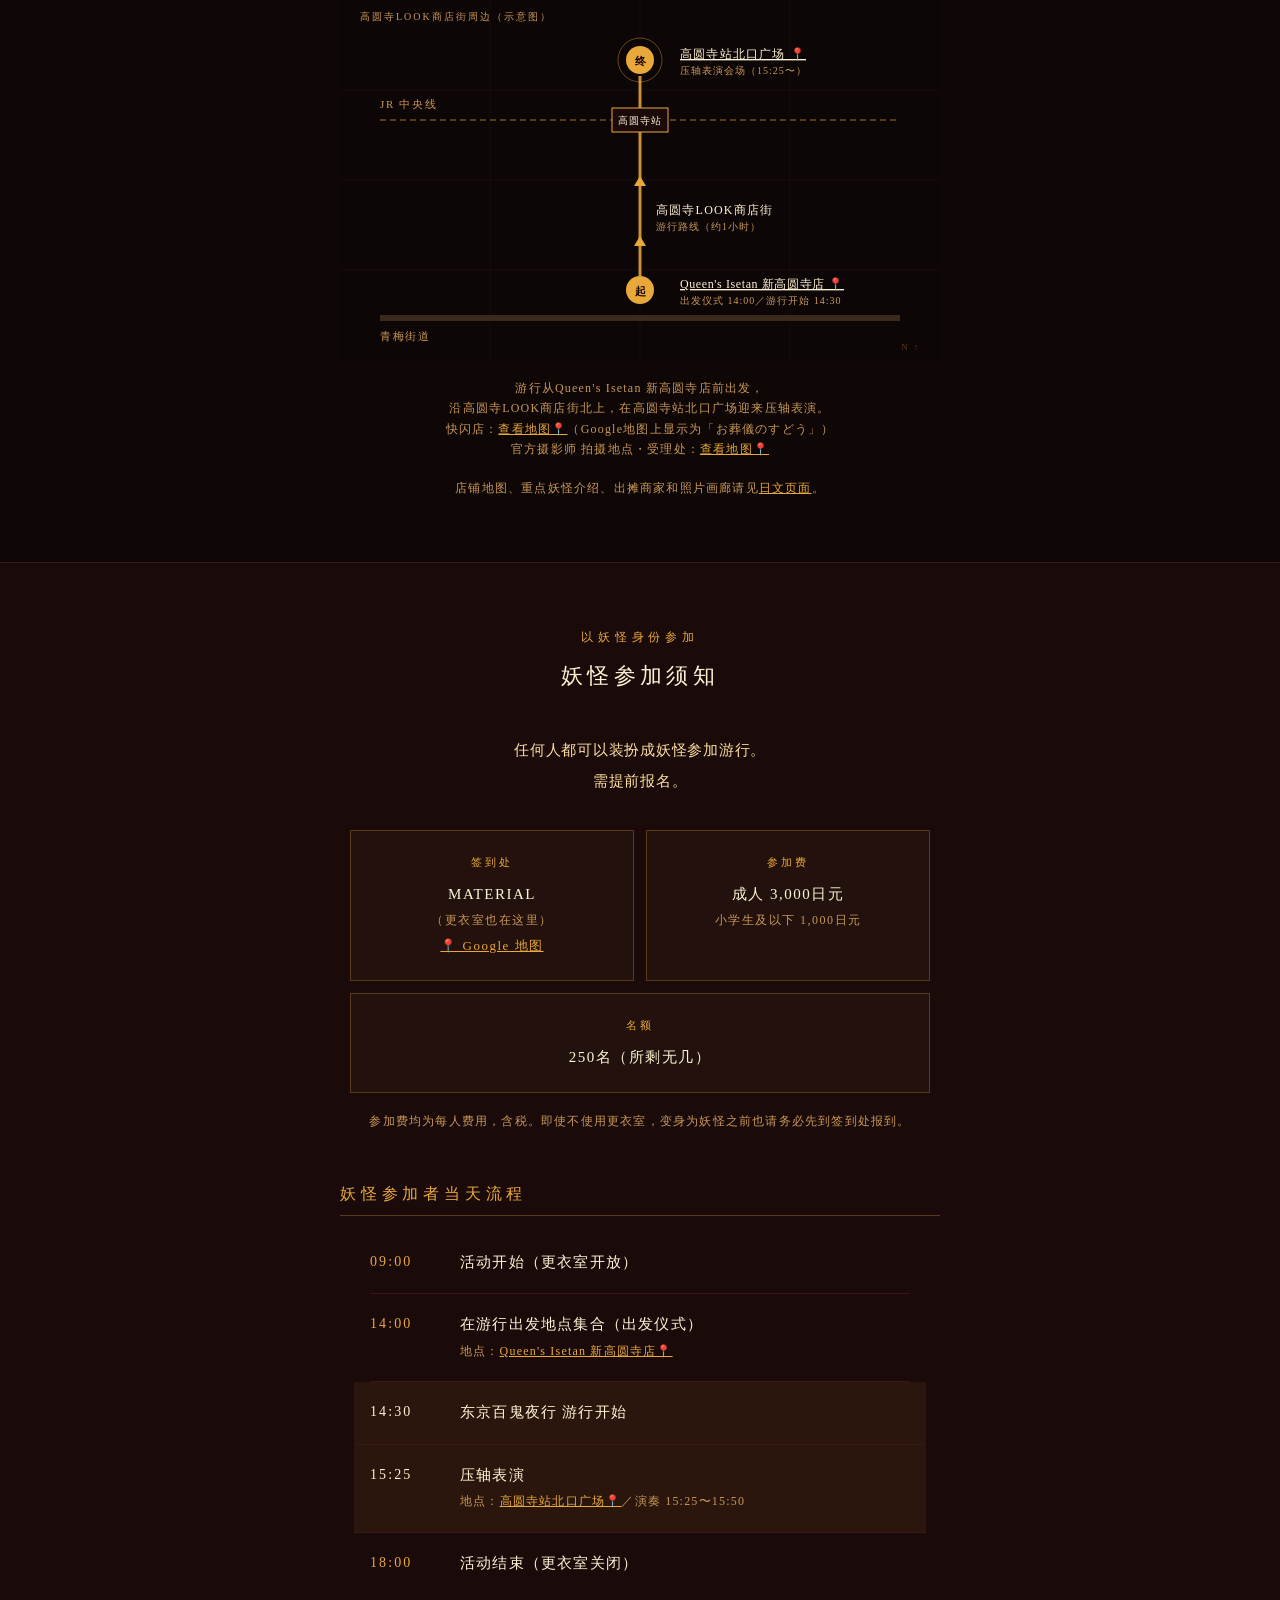
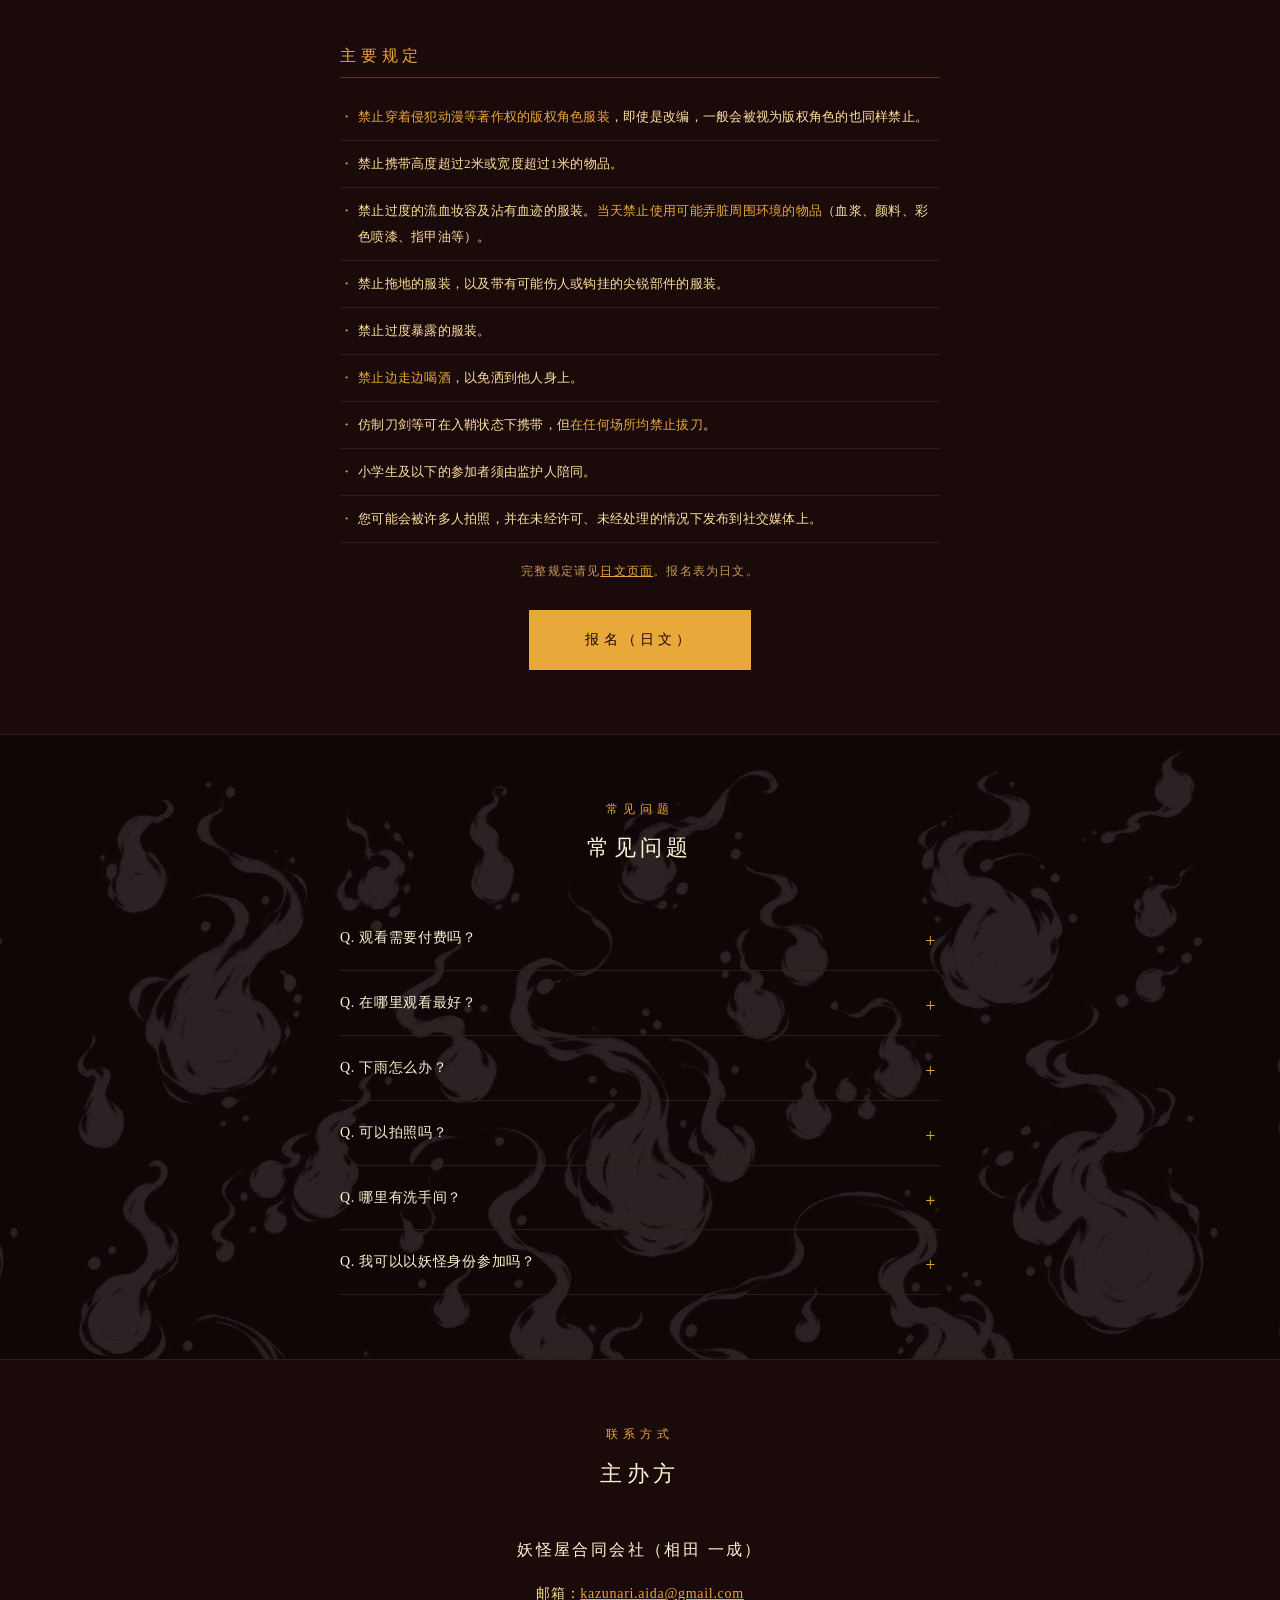
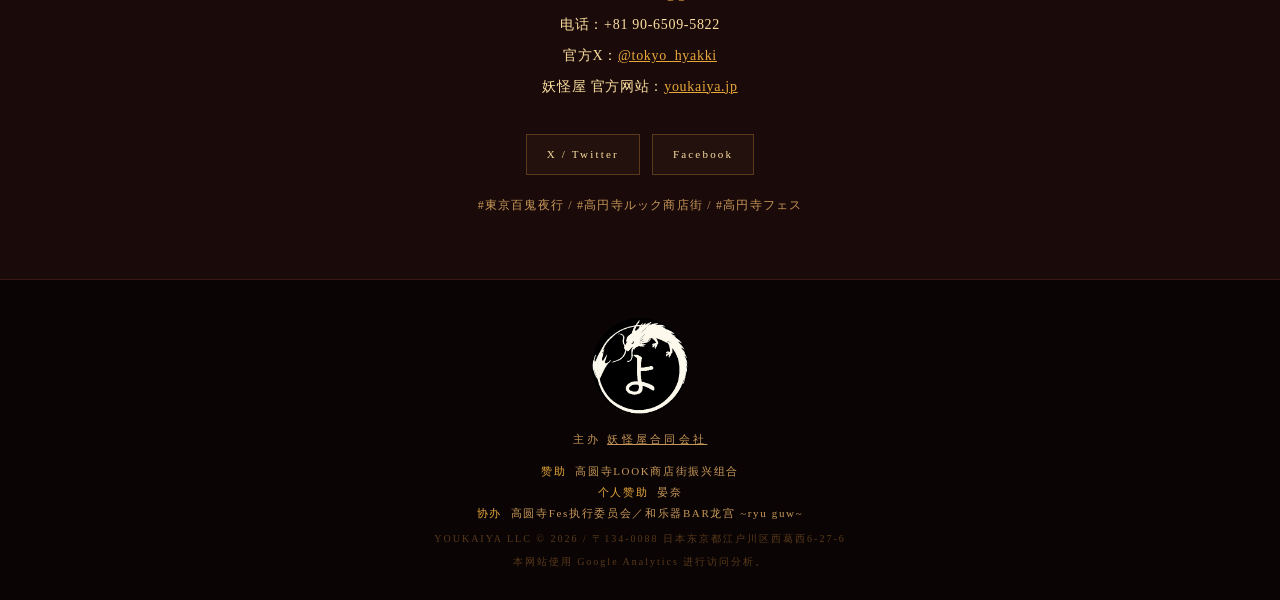
<file: zh-hans/index.html>
<!DOCTYPE html>
<html lang="zh-Hans">
<head>
<meta charset="UTF-8">
<meta name="viewport" content="width=device-width, initial-scale=1.0">
<title>东京百鬼夜行2026 | 关东最大规模的妖怪游行 in 高圆寺</title>
<meta name="description" content="2026年10月24日（周六）于东京高圆寺LOOK商店街举行。来自日本各地的妖怪齐聚一堂，关东最大规模的妖怪游行「东京百鬼夜行」。免费观看。">

<meta property="og:title" content="东京百鬼夜行2026 | 关东最大规模的妖怪游行">
<meta property="og:description" content="2026年10月24日（周六）高圆寺LOOK商店街。来自日本各地的妖怪齐聚一堂，关东最大规模的妖怪游行。">
<meta property="og:type" content="website">
<meta property="og:url" content="https://tokyo-hyakki.com/zh-hans/">
<meta property="og:site_name" content="东京百鬼夜行">
<link rel="icon" href="../favicon.ico" sizes="16x16 32x32 48x48">
<link rel="icon" type="image/png" sizes="32x32" href="../static/images/favicon-32.png">
<link rel="icon" type="image/png" sizes="192x192" href="../static/images/favicon-192.png">
<link rel="apple-touch-icon" href="../static/images/apple-touch-icon.png">
<meta property="og:locale" content="zh_CN">
<meta property="og:image" content="https://tokyo-hyakki.com/static/images/main.jpg">
<meta name="twitter:card" content="summary_large_image">

<!-- 本公開時にこの行を削除すること -->
<meta name="robots" content="noindex,nofollow">

<link rel="alternate" hreflang="ja" href="https://tokyo-hyakki.com/">
<link rel="alternate" hreflang="en" href="https://tokyo-hyakki.com/en/">
<link rel="alternate" hreflang="zh-Hans" href="https://tokyo-hyakki.com/zh-hans/">
<link rel="alternate" hreflang="zh-Hant" href="https://tokyo-hyakki.com/zh-hant/">
<link rel="alternate" hreflang="ko" href="https://tokyo-hyakki.com/ko/">
<link rel="alternate" hreflang="x-default" href="https://tokyo-hyakki.com/">
<link rel="stylesheet" href="../static/site.css">
<!-- Google tag (gtag.js) -->
<script async src="https://www.googletagmanager.com/gtag/js?id=G-NVGCH3HNMB"></script>
<script>
  window.dataLayer = window.dataLayer || [];
  function gtag(){dataLayer.push(arguments);}
  gtag('js', new Date());

  gtag('config', 'G-NVGCH3HNMB');
</script>
</head>
<body>

<nav class="topnav">
  <ul>
    <li><a href="#info">活动信息</a></li>
    <li><a href="#viewing">观看</a></li>
    <li><a href="#map">路线</a></li>
    <li><a href="#yokai">以妖怪身份参加</a></li>
    <li><a href="#faq">常见问题</a></li>
    <li><a href="#contact">联系方式</a></li>
  </ul>
</nav>

<section class="hero" style="border-top:none;">
  <svg class="lantern left" viewBox="0 0 60 80" xmlns="http://www.w3.org/2000/svg">
    <ellipse cx="30" cy="40" rx="22" ry="28" fill="#e8a83a"/>
    <ellipse cx="30" cy="40" rx="22" ry="28" fill="none" stroke="#1a0a0a" stroke-width="1.5"/>
    <line x1="8" y1="32" x2="52" y2="32" stroke="#1a0a0a" stroke-width="1"/>
    <line x1="8" y1="48" x2="52" y2="48" stroke="#1a0a0a" stroke-width="1"/>
    <rect x="18" y="6" width="24" height="6" fill="#1a0a0a"/>
    <rect x="20" y="68" width="20" height="6" fill="#1a0a0a"/>
    <text x="30" y="46" text-anchor="middle" font-family="serif" font-size="14" fill="#1a0a0a" font-weight="bold">妖</text>
  </svg>
  <svg class="lantern right" viewBox="0 0 60 80" xmlns="http://www.w3.org/2000/svg">
    <ellipse cx="30" cy="40" rx="22" ry="28" fill="#e8a83a"/>
    <ellipse cx="30" cy="40" rx="22" ry="28" fill="none" stroke="#1a0a0a" stroke-width="1.5"/>
    <line x1="8" y1="32" x2="52" y2="32" stroke="#1a0a0a" stroke-width="1"/>
    <line x1="8" y1="48" x2="52" y2="48" stroke="#1a0a0a" stroke-width="1"/>
    <rect x="18" y="6" width="24" height="6" fill="#1a0a0a"/>
    <rect x="20" y="68" width="20" height="6" fill="#1a0a0a"/>
    <text x="30" y="46" text-anchor="middle" font-family="serif" font-size="14" fill="#1a0a0a" font-weight="bold">怪</text>
  </svg>

  <div class="lang-nav"><a href="../" lang="ja">日本語</a>·<a href="../en/" lang="en">English</a>·<a href="./" lang="zh-Hans" aria-current="page">简体中文</a>·<a href="../zh-hant/" lang="zh-Hant">繁體中文</a>·<a href="../ko/" lang="ko">한국어</a></div>

  <div class="hero-supertitle">YOUKAIYA PRESENTS</div>
  <div class="hero-tagline">关东最大规模的妖怪游行</div>
  <h1 class="hero-title">东京百鬼夜行</h1>
  <div class="hero-subtitle">2026 IN KOENJI</div>

  <div class="hero-date-badge">
    <div class="hero-date-label">举办日期</div>
    <div class="hero-date-main">2026年10月24日（周六）</div>
    <div class="hero-date-time">09:00 — 18:00</div>
  </div>
</section>

<section class="engi">
  <div class="engi-hero" role="img" aria-label="夜樱与月光下，伸出双手逼近而来的妖怪们的合影">
    <div class="section-header engi-header">
      <div class="section-label">缘起</div>
      <div class="section-title">高圆寺，再度与异界相连。</div>
    </div>
  </div>
  <div class="container">
    <p class="lead-text">
      来自日本各地的妖怪齐聚一堂，关东最大规模的妖怪游行「东京百鬼夜行」。<br>
      这一天，高圆寺通往黄泉之国的大门将会开启，魑魅魍魉横行街头。<br>
      在咖啡馆小憩的妖怪、边走边吃的妖怪、吃套餐的妖怪……<br>
      走到哪里都是妖怪！<br><br>
      今年同样与高圆寺的大型活动「高圆寺Fes」同日举行，<br>
      整条街都沉浸在节日的热闹气氛中。<br>
      作为妖怪舞台的高圆寺LOOK商店街，今年也热烈欢迎妖怪。<br>
      不妨和店家与当地居民愉快地聊聊天<br>
      （当然，也别忘了吓他们一跳）。
    </p>
  </div>
</section>

<section id="info" class="section-dark">
  <div class="container">
    <div class="section-header">
      <div class="section-label">活动概要</div>
      <div class="section-title">东京百鬼夜行2026</div>
    </div>
    <div class="info-grid">
      <div class="info-card info-card-wide">
        <div class="info-card-label">日期时间</div>
        <div class="info-card-value">2026年10月24日（周六）09:00 〜 18:00</div>
      </div>
      <div class="info-card info-card-wide">
        <div class="info-card-label">地点</div>
        <div class="info-card-value">东京：高圆寺LOOK商店街<br><a href="https://www.google.com/maps/search/?api=1&query=%E9%AB%98%E5%86%86%E5%AF%BA%E3%83%AB%E3%83%83%E3%82%AF%E5%95%86%E5%BA%97%E8%A1%97" target="_blank" rel="noopener" class="info-card-link">📍 Google 地图</a></div>
      </div>
      <div class="info-card">
        <div class="info-card-label">交通</div>
        <div class="info-card-value">从JR高圆寺站<br>往新高圆寺方向步行6分钟<br><span class="info-card-note">请乘坐公共交通工具前来</span></div>
      </div>
      <div class="info-card">
        <div class="info-card-label">观看</div>
        <div class="info-card-value">免费<br><span class="info-card-note">无需报名</span></div>
      </div>
    </div>
    <div class="audience-links">
      <a href="#viewing">观看指南</a>
      <a href="#yokai">以妖怪身份参加</a>
    </div>
  </div>
</section>

<section id="viewing">
  <div class="container">
    <div class="section-header">
      <div class="section-label">观看</div>
      <div class="section-title">观众指南</div>
    </div>
    <p class="lead-text" style="margin-bottom:40px;">
      任何人都可以免费观看东京百鬼夜行。<br>无需报名，也无需门票。
    </p>

    <div class="sub-heading">看点</div>
    <div class="schedule">
      <div class="schedule-row">
        <div class="schedule-time">14:00</div>
        <div class="schedule-text">出发仪式<br><span class="schedule-note"><a href="https://maps.app.goo.gl/frszvCw3xyrznSAM8" target="_blank" rel="noopener" class="schedule-link">Queen's Isetan 新高圆寺店📍</a>前。游行出发前妖怪们会在此集合，是近距离拍照的好机会。</span></div>
      </div>
      <div class="schedule-row highlight">
        <div class="schedule-time">14:30</div>
        <div class="schedule-text">游行开始<br><span class="schedule-note">百鬼队伍将穿行高圆寺LOOK商店街（约1小时）。</span></div>
      </div>
      <div class="schedule-row highlight">
        <div class="schedule-time">15:25</div>
        <div class="schedule-text">压轴表演<br><span class="schedule-note"><a href="https://maps.app.goo.gl/KaeqtA5xEQRZeKdT6" target="_blank" rel="noopener" class="schedule-link">高圆寺站北口广场📍</a> 特设擂台。由「龍宮の若」带来和太鼓演奏（15:25〜15:50）。现场非常拥挤。</span></div>
      </div>
      <div class="schedule-row">
        <div class="schedule-time">〜18:00</div>
        <div class="schedule-text">街头漫步<br><span class="schedule-note">游行结束后，在街道各处依然能遇见妖怪。</span></div>
      </div>
    </div>

    <div class="sub-heading">观看礼仪</div>
    <div class="rules">
      <ul>
        <li>请在道路两侧观看，不要阻挡游行队伍的行进路线。</li>
        <li>请勿触摸妖怪或拉扯其服装。</li>
        <li>近距离拍照时，请先打声招呼。</li>
        <li>请勿在店铺门前等妨碍营业的地方停留拍照。</li>
        <li>请听从引导工作人员（佩戴臂章）的指示。</li>
      </ul>
    </div>

    <div class="sub-heading">拍照・社交媒体</div>
    <p class="viewing-text">
      在高圆寺Fes的举办区域内均可拍照。发布时请注意保护他人隐私，如能加上「<span lang="ja">#東京百鬼夜行</span>」「<span lang="ja">#高円寺ルック商店街</span>」「<span lang="ja">#高円寺フェス</span>」标签，我们将不胜感激。
    </p>

    <div class="sub-heading">其他</div>
    <dl class="viewing-list">
      <dt>交通管制</dt><dd>活动当天游行路线将实施交通管制。请勿驾车前来，请乘坐公共交通工具。</dd>
      <dt>雨天</dt><dd>小雨照常举行。天气恶劣时游行可能取消。取消等最新消息将在官方X（<a href="https://x.com/tokyo_hyakki" target="_blank" rel="noopener">@tokyo_hyakki</a>）上发布。</dd>
      <dt>洗手间</dt><dd>请使用餐饮店或公共洗手间。LOOK商店街事务所和和乐器BAR 龙宫的洗手间仅供妖怪参加者使用。</dd>
      <dt>身体不适・受伤</dt><dd>请告知附近的引导工作人员。</dd>
    </dl>

    <div class="cta-block" style="margin-top:40px;">
      <p class="viewing-text" style="text-align:center;margin-bottom:20px;">如果光看已经不过瘾——</p>
      <a class="cta-button cta-button-outline" href="#yokai">以妖怪身份参加</a>
    </div>
  </div>
</section>

<section id="map" class="section-dark">
  <div class="container">
    <div class="section-header">
      <div class="section-label">路线</div>
      <div class="section-title">高圆寺LOOK商店街</div>
    </div>

    <svg class="route-map" viewBox="0 0 600 360" xmlns="http://www.w3.org/2000/svg" role="img" aria-label="游行路线示意图：从Queen's Isetan 新高圆寺店前出发，沿高圆寺LOOK商店街北上，穿过高圆寺站，到达高圆寺站北口广场">
      <rect width="600" height="360" fill="#0d0606"/>
      <g stroke="#3a1818" stroke-width="0.5" opacity="0.6">
        <line x1="0" y1="90" x2="600" y2="90"/>
        <line x1="0" y1="180" x2="600" y2="180"/>
        <line x1="0" y1="270" x2="600" y2="270"/>
        <line x1="150" y1="0" x2="150" y2="360"/>
        <line x1="300" y1="0" x2="300" y2="360"/>
        <line x1="450" y1="0" x2="450" y2="360"/>
      </g>

      <line x1="40" y1="120" x2="560" y2="120" stroke="#5a3a1a" stroke-width="2" stroke-dasharray="6 4"/>
      <text x="40" y="108" fill="#c89858" font-size="11" letter-spacing="0.15em">JR 中央线</text>

      <line x1="40" y1="318" x2="560" y2="318" stroke="#3a2a1a" stroke-width="6"/>
      <text x="40" y="340" fill="#c89858" font-size="11" letter-spacing="0.15em">青梅街道</text>

      <path d="M 300 290 L 300 76" stroke="#e8a83a" stroke-width="3" fill="none" opacity="0.85"/>
      <g fill="#e8a83a">
        <path d="M 300 236 l -6 10 h 12 z"/>
        <path d="M 300 176 l -6 10 h 12 z"/>
      </g>

      <rect x="272" y="108" width="56" height="24" fill="#1a0a0a" stroke="#e8a83a" stroke-width="1"/>
      <text x="300" y="124" text-anchor="middle" fill="#fef3d4" font-size="10" letter-spacing="0.1em" font-family="serif">高圆寺站</text>

      <circle cx="300" cy="60" r="14" fill="#e8a83a"/>
      <circle cx="300" cy="60" r="22" fill="none" stroke="#e8a83a" stroke-width="0.8" opacity="0.5"/>
      <text x="300" y="65" text-anchor="middle" fill="#1a0606" font-size="11" font-weight="bold" font-family="serif">终</text>
      <a href="https://maps.app.goo.gl/KaeqtA5xEQRZeKdT6" target="_blank" rel="noopener"><text x="340" y="58" fill="#fef3d4" font-size="12" letter-spacing="0.1em" font-family="serif" text-decoration="underline">高圆寺站北口广场 📍</text></a>
      <text x="340" y="74" fill="#c89858" font-size="10" letter-spacing="0.1em">压轴表演会场（15:25〜）</text>

      <text x="316" y="214" fill="#fef3d4" font-size="12" letter-spacing="0.1em" font-family="serif">高圆寺LOOK商店街</text>
      <text x="316" y="230" fill="#c89858" font-size="10" letter-spacing="0.1em">游行路线（约1小时）</text>

      <circle cx="300" cy="290" r="14" fill="#e8a83a"/>
      <text x="300" y="295" text-anchor="middle" fill="#1a0606" font-size="11" font-weight="bold" font-family="serif">起</text>
      <a href="https://maps.app.goo.gl/frszvCw3xyrznSAM8" target="_blank" rel="noopener"><text x="340" y="288" fill="#fef3d4" font-size="12" letter-spacing="0.05em" font-family="serif" text-decoration="underline">Queen's Isetan 新高圆寺店 📍</text></a>
      <text x="340" y="304" fill="#c89858" font-size="10" letter-spacing="0.1em">出发仪式 14:00／游行开始 14:30</text>

      <text x="20" y="20" fill="#c89858" font-size="10" letter-spacing="0.2em">高圆寺LOOK商店街周边（示意图）</text>
      <text x="580" y="350" text-anchor="end" fill="#5a3a1a" font-size="9" letter-spacing="0.2em">N ↑</text>
    </svg>

    <div class="route-note">
      游行从Queen's Isetan 新高圆寺店前出发，<br>沿高圆寺LOOK商店街北上，在高圆寺站北口广场迎来压轴表演。<br>
      快闪店：<a href="https://maps.app.goo.gl/8CRTedQcSevwd94EA" target="_blank" rel="noopener" class="schedule-link">查看地图📍</a>（Google地图上显示为「お葬儀のすどう」）<br>
      官方摄影师 拍摄地点・受理处：<a href="https://maps.app.goo.gl/SEss69NpEay7GXBt7" target="_blank" rel="noopener" class="schedule-link">查看地图📍</a>
    </div>
    <p class="route-note">店铺地图、重点妖怪介绍、出摊商家和照片画廊请见<a href="../">日文页面</a>。</p>
  </div>
</section>

<section id="yokai">
  <div class="container">
    <div class="section-header">
      <div class="section-label">以妖怪身份参加</div>
      <div class="section-title">妖怪参加须知</div>
    </div>
    <p class="lead-text" style="margin-bottom:32px;">
      任何人都可以装扮成妖怪参加游行。<br>需提前报名。
    </p>
    <div class="info-grid">
      <div class="info-card">
        <div class="info-card-label">签到处</div>
        <div class="info-card-value">MATERIAL<br><span class="info-card-note">（更衣室也在这里）</span><br><a href="https://maps.app.goo.gl/ZQkyYMgKPaxQhhyT9" target="_blank" rel="noopener" class="info-card-link">📍 Google 地图</a></div>
      </div>
      <div class="info-card">
        <div class="info-card-label">参加费</div>
        <div class="info-card-value">成人 3,000日元<br><span class="info-card-note">小学生及以下 1,000日元</span></div>
      </div>
      <div class="info-card info-card-wide">
        <div class="info-card-label">名额</div>
        <div class="info-card-value">250名（所剩无几）</div>
      </div>
    </div>
    <p class="route-note">参加费均为每人费用，含税。即使不使用更衣室，变身为妖怪之前也请务必先到签到处报到。</p>

    <div class="sub-heading">妖怪参加者当天流程</div>
    <div class="schedule">
      <div class="schedule-row">
        <div class="schedule-time">09:00</div>
        <div class="schedule-text">活动开始（更衣室开放）</div>
      </div>
      <div class="schedule-row">
        <div class="schedule-time">14:00</div>
        <div class="schedule-text">在游行出发地点集合（出发仪式）<br><span class="schedule-note">地点：<a href="https://maps.app.goo.gl/frszvCw3xyrznSAM8" target="_blank" rel="noopener" class="schedule-link">Queen's Isetan 新高圆寺店📍</a></span></div>
      </div>
      <div class="schedule-row highlight">
        <div class="schedule-time">14:30</div>
        <div class="schedule-text">东京百鬼夜行 游行开始</div>
      </div>
      <div class="schedule-row highlight">
        <div class="schedule-time">15:25</div>
        <div class="schedule-text">压轴表演<br><span class="schedule-note">地点：<a href="https://maps.app.goo.gl/KaeqtA5xEQRZeKdT6" target="_blank" rel="noopener" class="schedule-link">高圆寺站北口广场📍</a>／演奏 15:25〜15:50</span></div>
      </div>
      <div class="schedule-row">
        <div class="schedule-time">18:00</div>
        <div class="schedule-text">活动结束（更衣室关闭）</div>
      </div>
    </div>

    <div class="sub-heading">主要规定</div>
    <div class="rules">
      <ul>
        <li><strong>禁止穿着侵犯动漫等著作权的版权角色服装</strong>，即使是改编，一般会被视为版权角色的也同样禁止。</li>
        <li>禁止携带高度超过2米或宽度超过1米的物品。</li>
        <li>禁止过度的流血妆容及沾有血迹的服装。<strong>当天禁止使用可能弄脏周围环境的物品</strong>（血浆、颜料、彩色喷漆、指甲油等）。</li>
        <li>禁止拖地的服装，以及带有可能伤人或钩挂的尖锐部件的服装。</li>
        <li>禁止过度暴露的服装。</li>
        <li><strong>禁止边走边喝酒</strong>，以免洒到他人身上。</li>
        <li>仿制刀剑等可在入鞘状态下携带，但<strong>在任何场所均禁止拔刀</strong>。</li>
        <li>小学生及以下的参加者须由监护人陪同。</li>
        <li>您可能会被许多人拍照，并在未经许可、未经处理的情况下发布到社交媒体上。</li>
      </ul>
    </div>
    <p class="route-note">完整规定请见<a href="../#rules">日文页面</a>。报名表为日文。</p>
    <div class="cta-block" style="margin-top:28px;">
      <a class="cta-button" href="https://event.youkaiya.jp/#/events/evt_01KZD89ZXK330XY40N6GP10VTE" target="_blank" rel="noopener">报名（日文）</a>
    </div>
  </div>
</section>

<section id="faq" class="section-dark">
  <div class="container">
    <div class="section-header">
      <div class="section-label">常见问题</div>
      <div class="section-title">常见问题</div>
    </div>
    <div class="faq">
      <details>
        <summary>Q. 观看需要付费吗？</summary>
        <div class="answer">不需要。观看免费，无需报名或购票。</div>
      </details>
      <details>
        <summary>Q. 在哪里观看最好？</summary>
        <div class="answer">14:00在Queen's Isetan 新高圆寺店前举行的出发仪式，是近距离拍照的好机会。高圆寺站北口广场的压轴表演现场会非常拥挤。</div>
      </details>
      <details>
        <summary>Q. 下雨怎么办？</summary>
        <div class="answer">小雨照常举行。天气恶劣时游行可能取消。最新消息将在官方X（<a href="https://x.com/tokyo_hyakki" target="_blank" rel="noopener">@tokyo_hyakki</a>）上发布。</div>
      </details>
      <details>
        <summary>Q. 可以拍照吗？</summary>
        <div class="answer">可以，在高圆寺Fes举办区域内均可拍照。近距离拍照前请先打声招呼，并请勿在店铺门前等妨碍营业的地方拍照。</div>
      </details>
      <details>
        <summary>Q. 哪里有洗手间？</summary>
        <div class="answer">请使用餐饮店或公共洗手间。LOOK商店街事务所和和乐器BAR 龙宫的洗手间仅供妖怪参加者使用。</div>
      </details>
      <details>
        <summary>Q. 我可以以妖怪身份参加吗？</summary>
        <div class="answer">可以，需提前报名（<a href="#yokai">详情</a>）。250个名额满额后即截止报名。</div>
      </details>
    </div>
  </div>
</section>

<section id="contact">
  <div class="container">
    <div class="section-header">
      <div class="section-label">联系方式</div>
      <div class="section-title">主办方</div>
    </div>
    <div class="contact-block">
      <div class="contact-name">妖怪屋合同会社（相田 一成）</div>
      <div>邮箱：<a href="mailto:kazunari.aida@gmail.com">kazunari.aida@gmail.com</a></div>
      <div>电话：+81 90-6509-5822</div>
      <div>官方X：<a href="https://x.com/tokyo_hyakki" target="_blank" rel="noopener">@tokyo_hyakki</a></div>
      <div>妖怪屋 官方网站：<a href="https://youkaiya.jp/" target="_blank" rel="noopener">youkaiya.jp</a></div>
    </div>

    <div class="share-buttons">
      <a href="https://twitter.com/share?text=%E4%B8%9C%E4%BA%AC%E7%99%BE%E9%AC%BC%E5%A4%9C%E8%A1%8C2026&url=https%3A%2F%2Ftokyo-hyakki.com%2Fzh-hans%2F" target="_blank" rel="noopener">X / Twitter</a>
      <a href="https://www.facebook.com/sharer/sharer.php?u=https%3A%2F%2Ftokyo-hyakki.com%2Fzh-hans%2F" target="_blank" rel="noopener">Facebook</a>
    </div>
    <div class="hashtag-list" lang="ja">
      #東京百鬼夜行 / #高円寺ルック商店街 / #高円寺フェス
    </div>
  </div>
</section>

<footer>
  <img class="footer-logo" src="../static/images/youkaiya_logo.jpg" width="320" height="320" loading="lazy" alt="妖怪屋合同会社 标志">
  <div class="footer-main">主办 <a href="https://youkaiya.jp/" target="_blank" rel="noopener">妖怪屋合同会社</a></div>
  <dl class="footer-credits">
    <div><dt>赞助</dt><dd>高圆寺LOOK商店街振兴组合</dd></div>
    <div><dt>个人赞助</dt><dd lang="ja">晏奈</dd></div>
    <div><dt>协办</dt><dd><span>高圆寺Fes执行委员会</span>／<span>和乐器BAR龙宫 ~ryu guw~</span></dd></div>
  </dl>
  <div class="footer-sub">YOUKAIYA LLC © 2026 / 〒134-0088 日本东京都江户川区西葛西6-27-6</div>
  <div class="footer-sub">本网站使用 Google Analytics 进行访问分析。</div>
</footer>

</body>
</html>
</file>
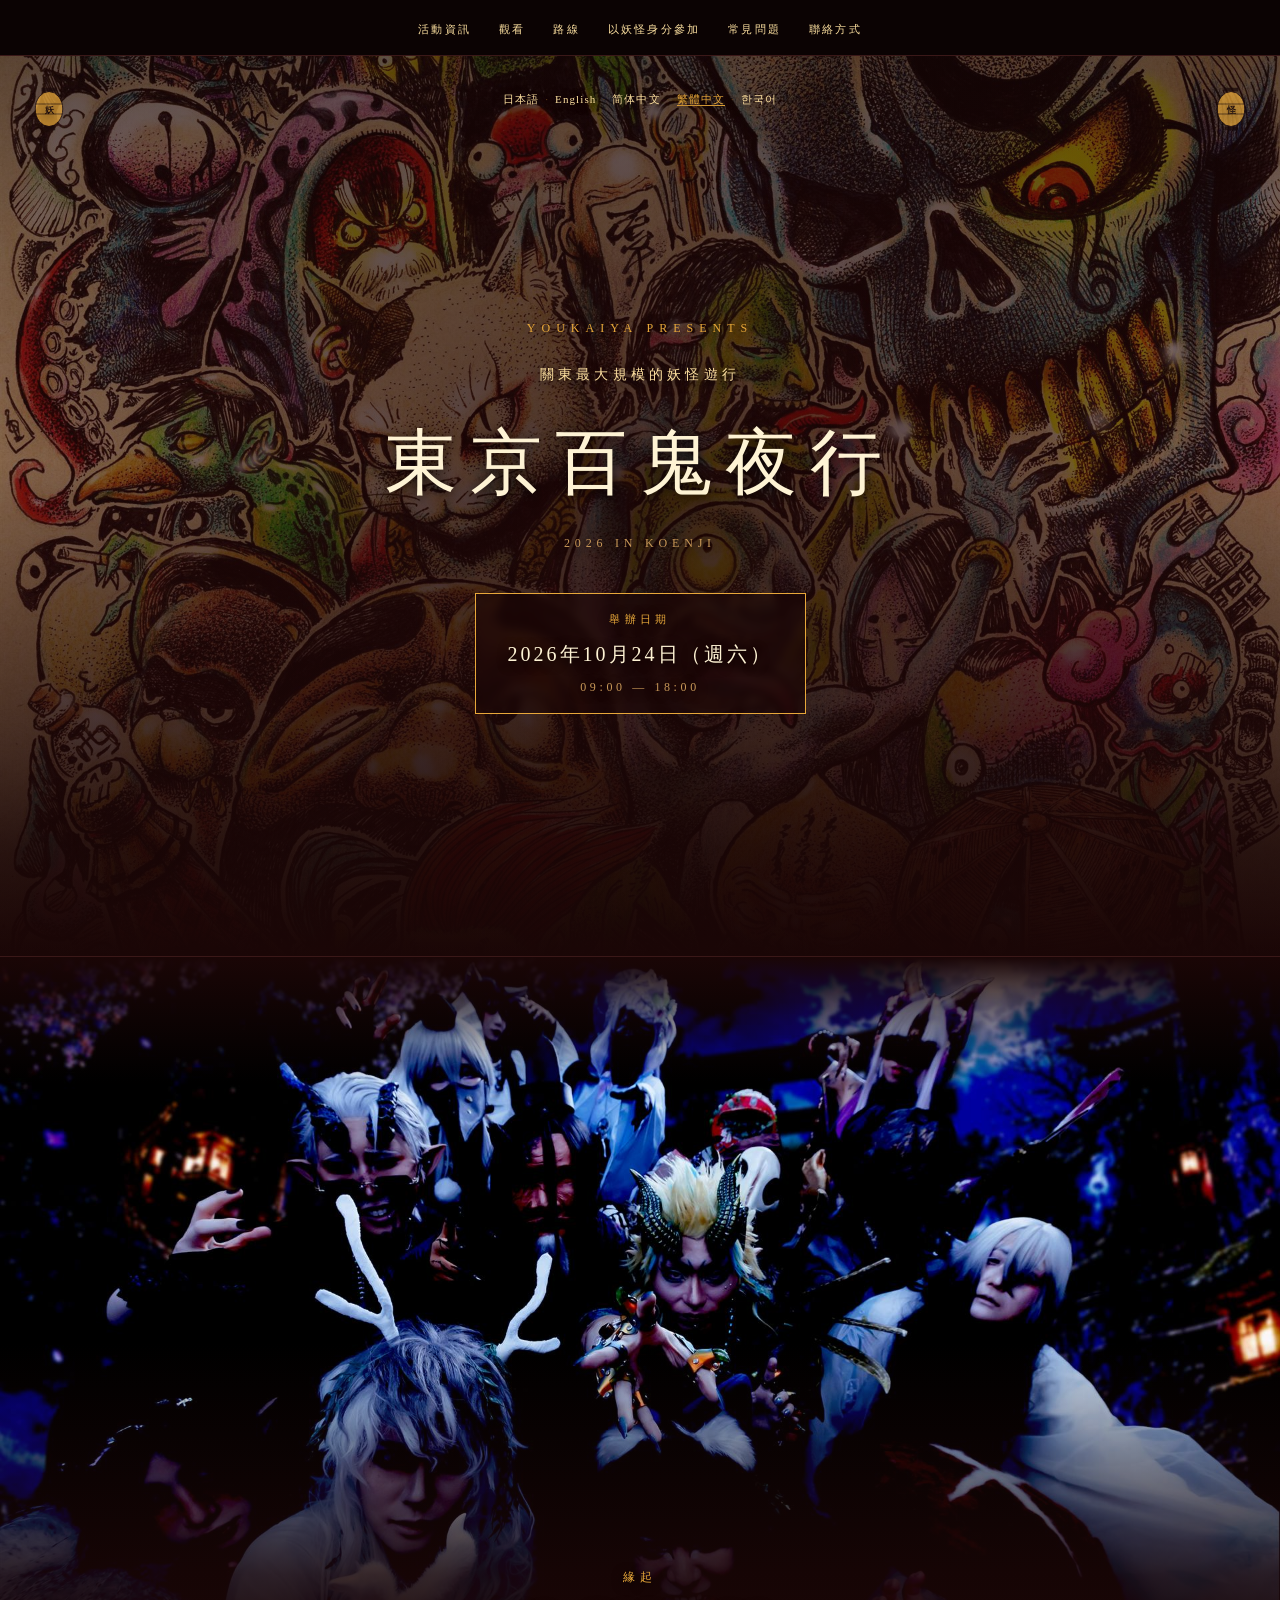
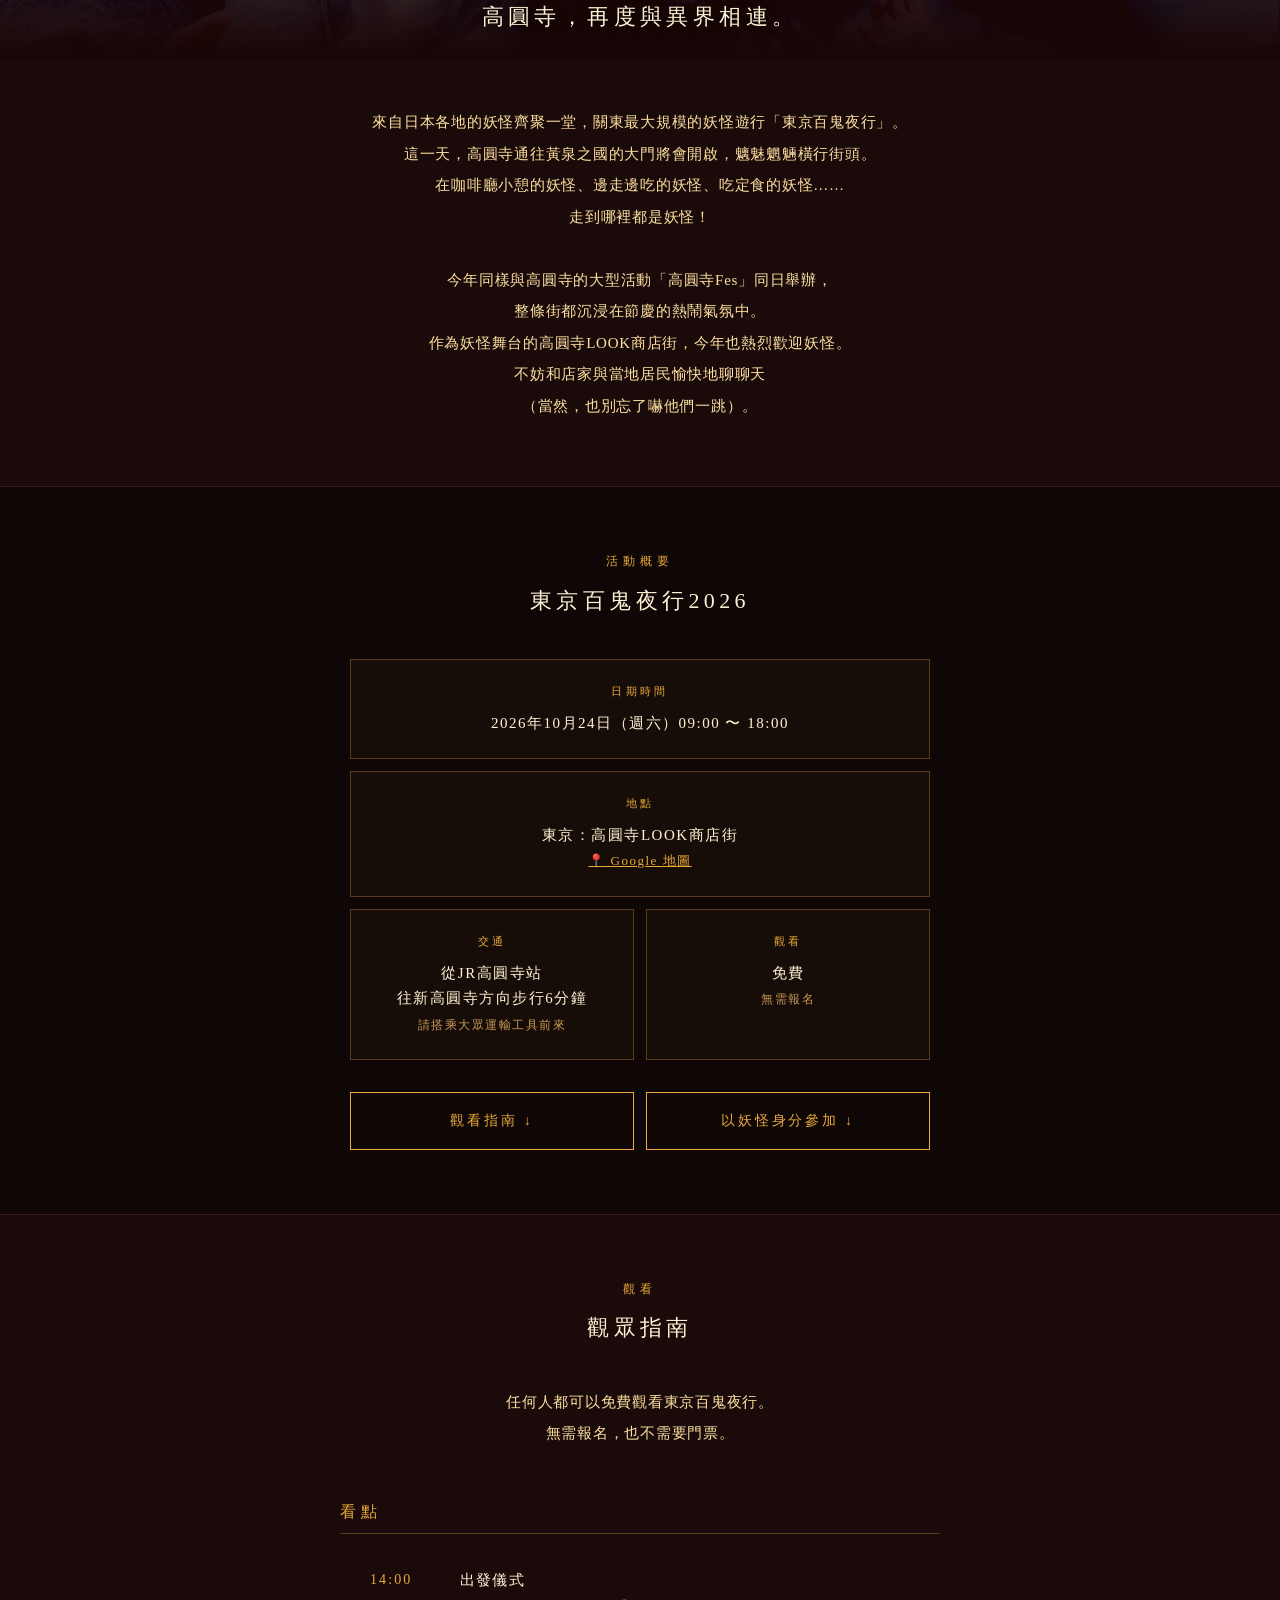
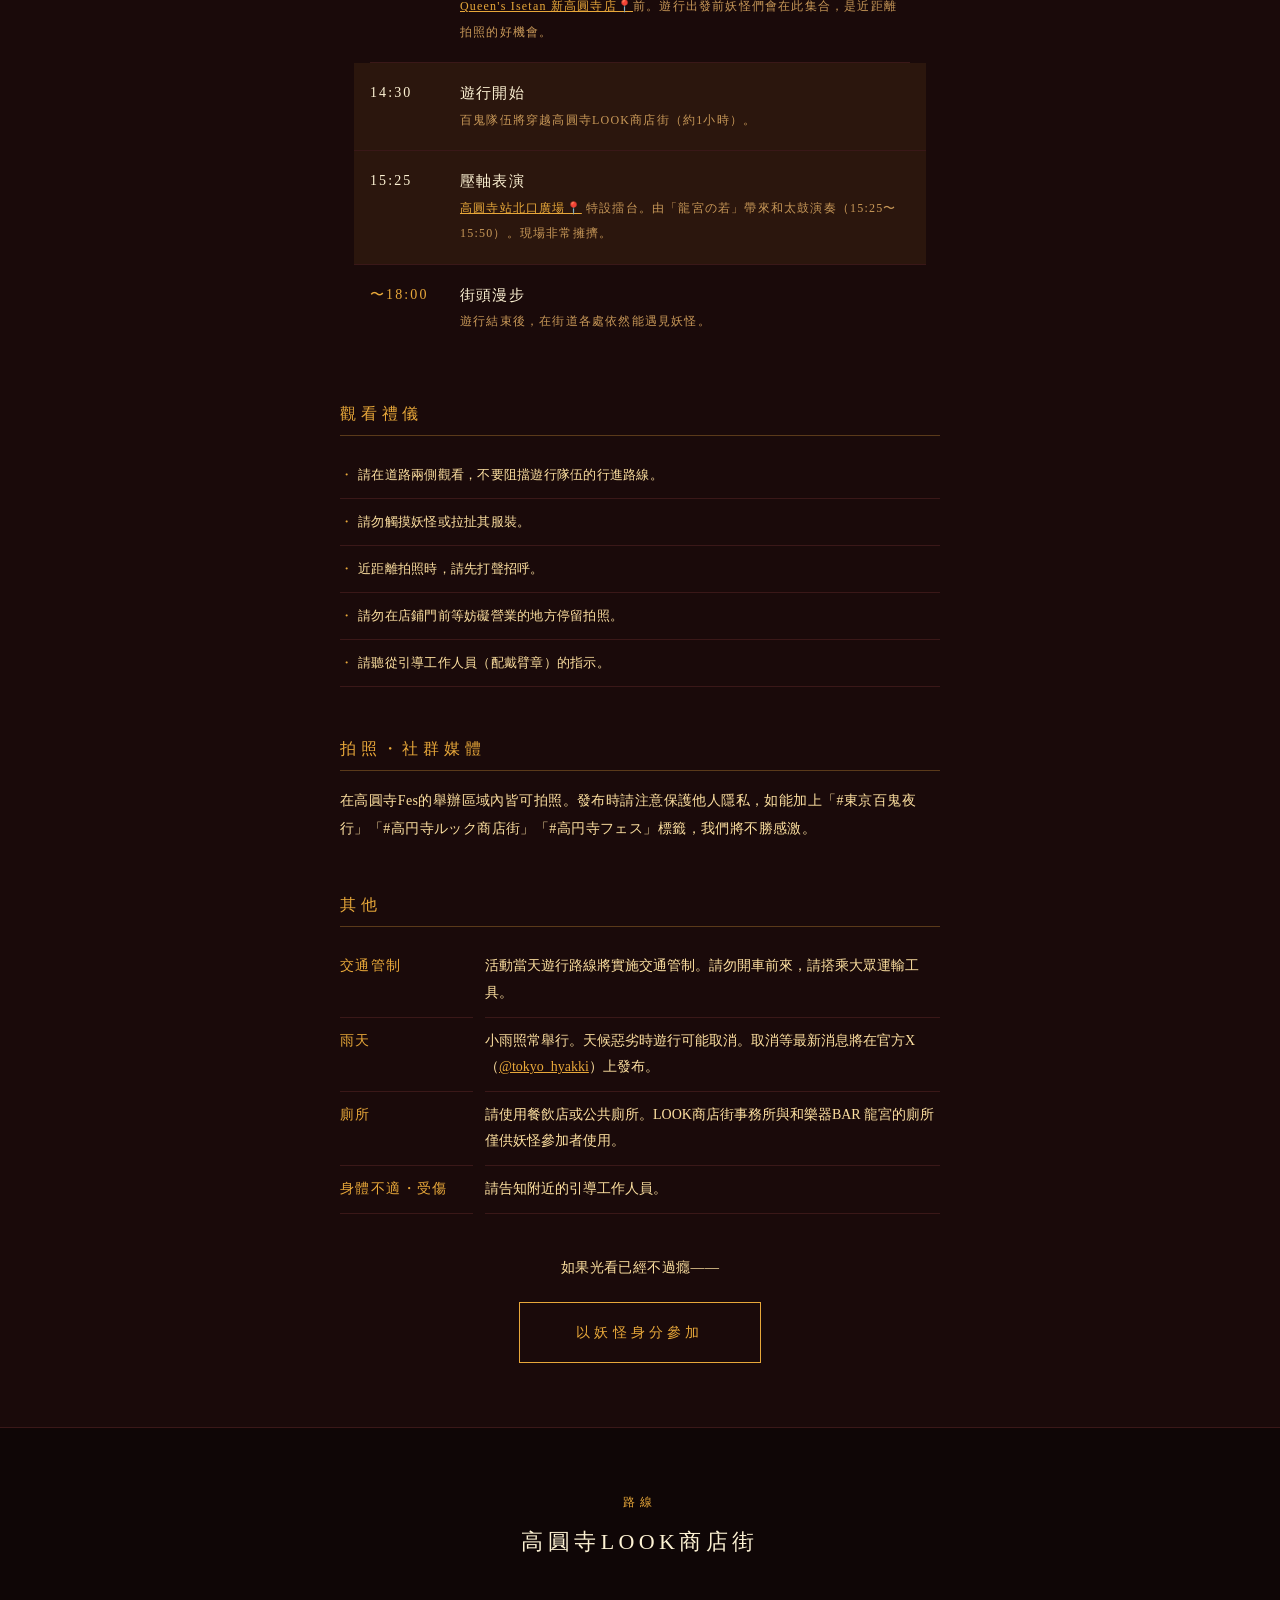
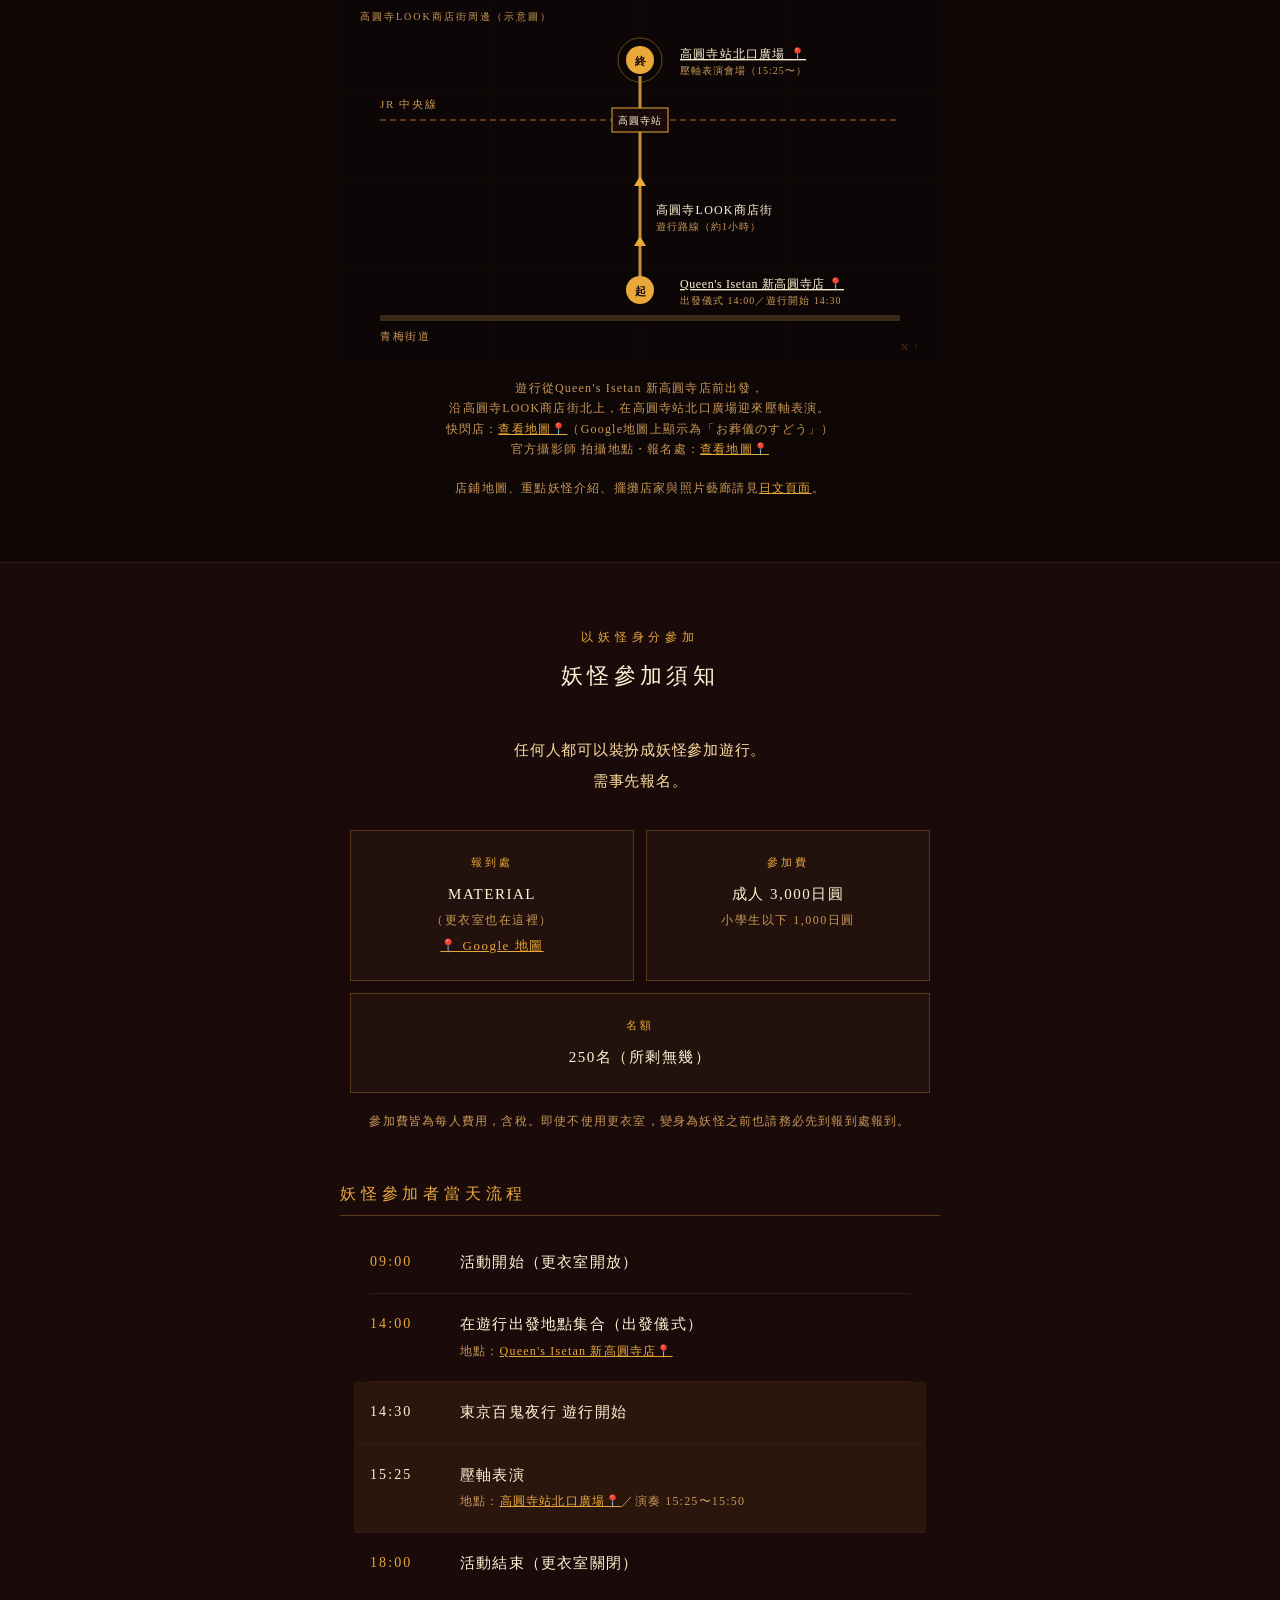
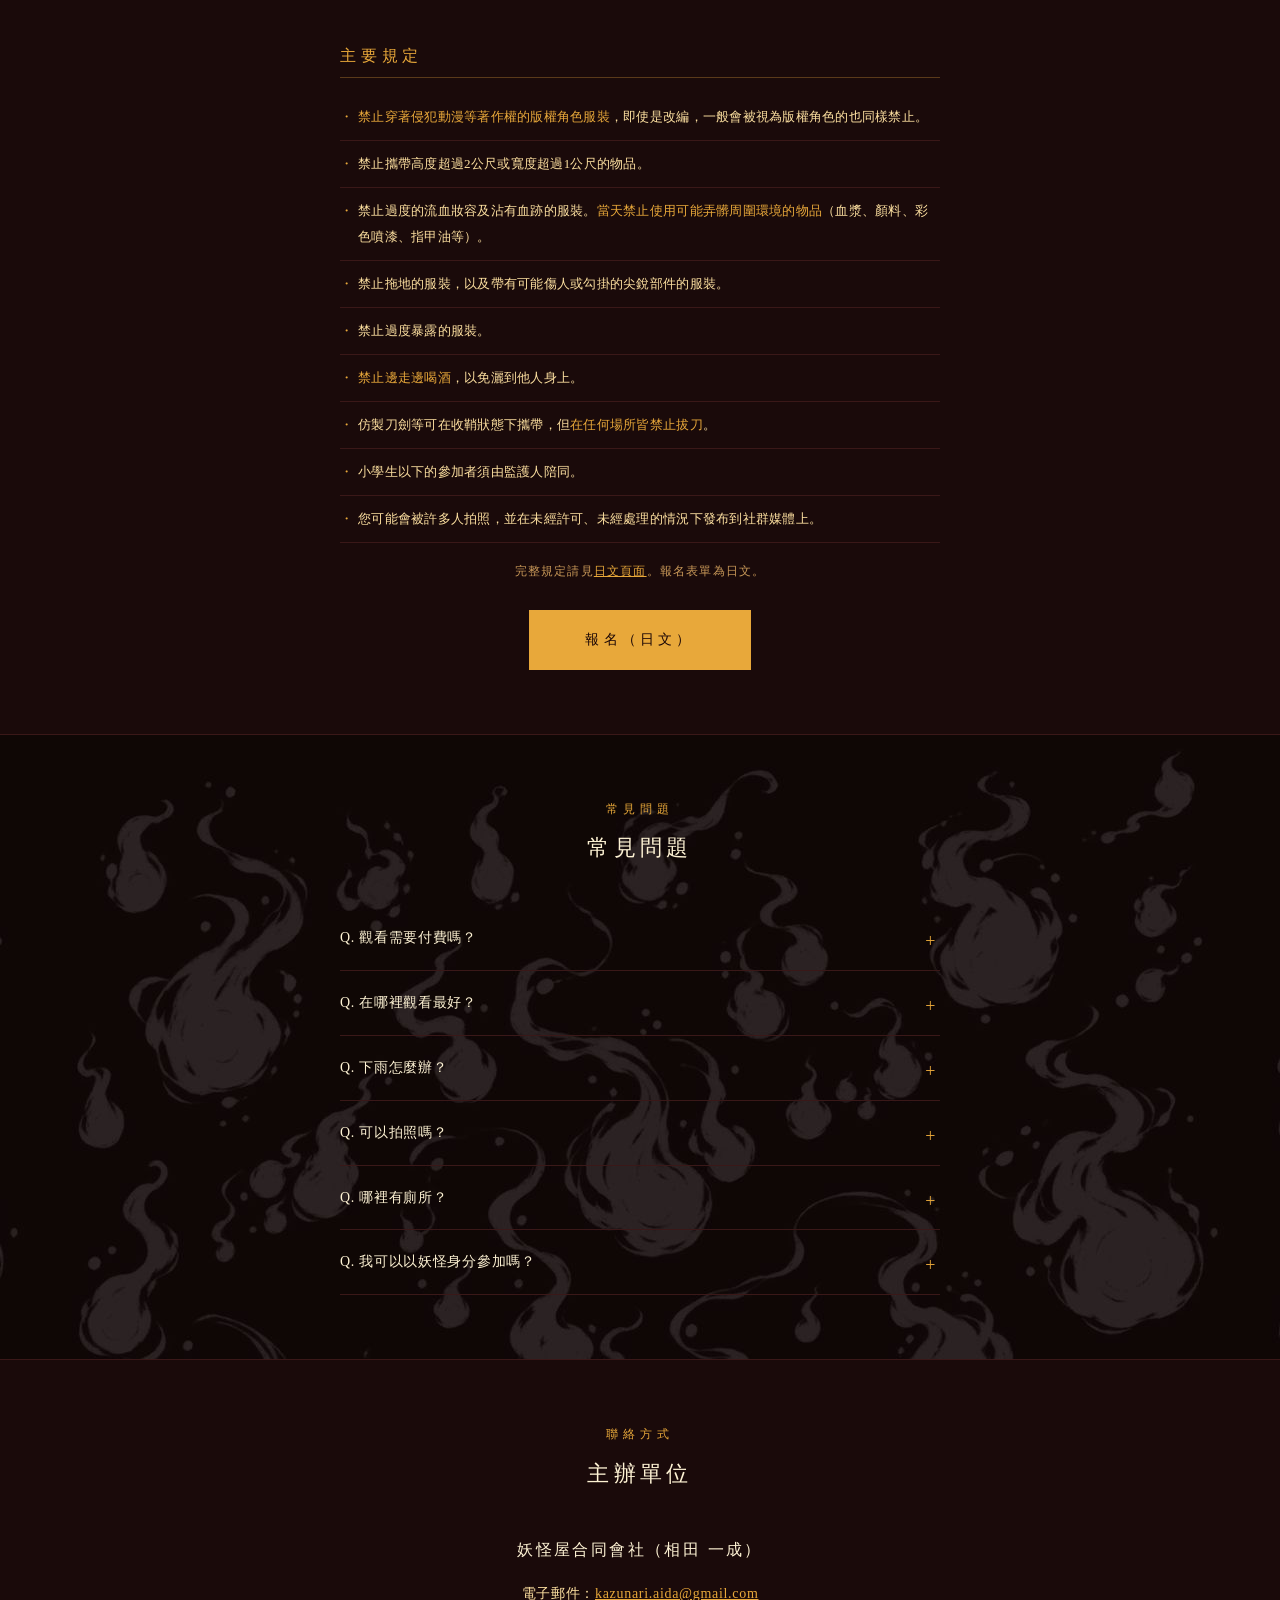
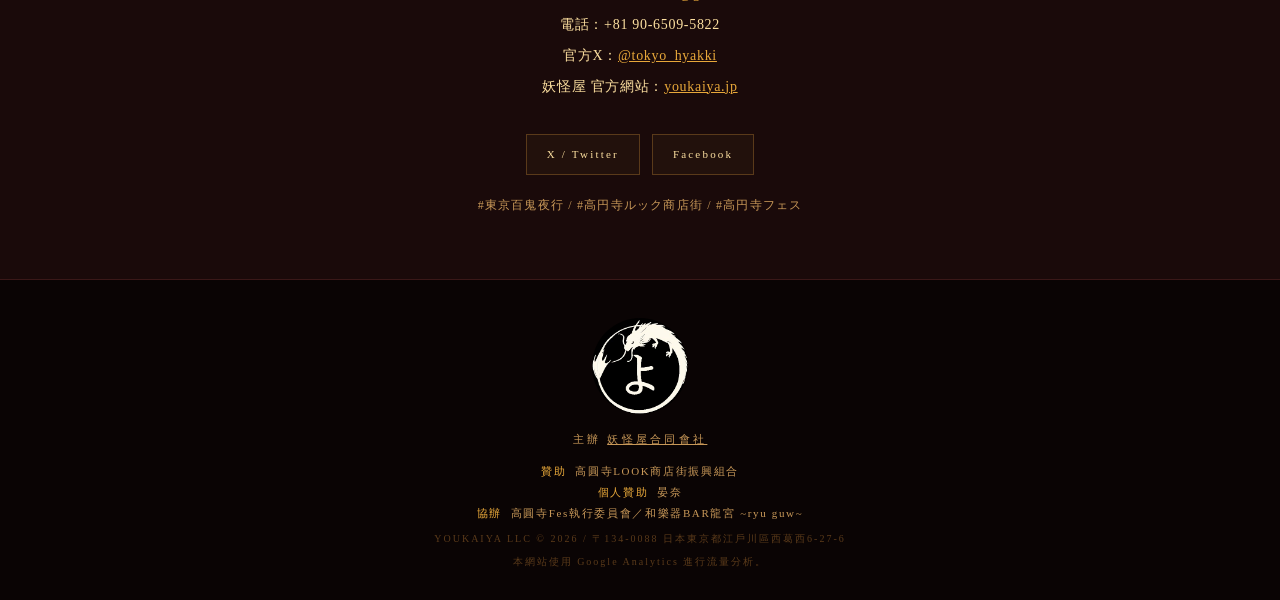
<file: zh-hant/index.html>
<!DOCTYPE html>
<html lang="zh-Hant">
<head>
<meta charset="UTF-8">
<meta name="viewport" content="width=device-width, initial-scale=1.0">
<title>東京百鬼夜行2026 | 關東最大規模的妖怪遊行 in 高圓寺</title>
<meta name="description" content="2026年10月24日（週六）於東京高圓寺LOOK商店街舉辦。來自日本各地的妖怪齊聚一堂，關東最大規模的妖怪遊行「東京百鬼夜行」。免費觀看。">

<meta property="og:title" content="東京百鬼夜行2026 | 關東最大規模的妖怪遊行">
<meta property="og:description" content="2026年10月24日（週六）高圓寺LOOK商店街。來自日本各地的妖怪齊聚一堂，關東最大規模的妖怪遊行。">
<meta property="og:type" content="website">
<meta property="og:url" content="https://tokyo-hyakki.com/zh-hant/">
<meta property="og:site_name" content="東京百鬼夜行">
<link rel="icon" href="../favicon.ico" sizes="16x16 32x32 48x48">
<link rel="icon" type="image/png" sizes="32x32" href="../static/images/favicon-32.png">
<link rel="icon" type="image/png" sizes="192x192" href="../static/images/favicon-192.png">
<link rel="apple-touch-icon" href="../static/images/apple-touch-icon.png">
<meta property="og:locale" content="zh_TW">
<meta property="og:image" content="https://tokyo-hyakki.com/static/images/main.jpg">
<meta name="twitter:card" content="summary_large_image">

<!-- 本公開時にこの行を削除すること -->
<meta name="robots" content="noindex,nofollow">

<link rel="alternate" hreflang="ja" href="https://tokyo-hyakki.com/">
<link rel="alternate" hreflang="en" href="https://tokyo-hyakki.com/en/">
<link rel="alternate" hreflang="zh-Hans" href="https://tokyo-hyakki.com/zh-hans/">
<link rel="alternate" hreflang="zh-Hant" href="https://tokyo-hyakki.com/zh-hant/">
<link rel="alternate" hreflang="ko" href="https://tokyo-hyakki.com/ko/">
<link rel="alternate" hreflang="x-default" href="https://tokyo-hyakki.com/">
<link rel="stylesheet" href="../static/site.css">
<!-- Google tag (gtag.js) -->
<script async src="https://www.googletagmanager.com/gtag/js?id=G-NVGCH3HNMB"></script>
<script>
  window.dataLayer = window.dataLayer || [];
  function gtag(){dataLayer.push(arguments);}
  gtag('js', new Date());

  gtag('config', 'G-NVGCH3HNMB');
</script>
</head>
<body>

<nav class="topnav">
  <ul>
    <li><a href="#info">活動資訊</a></li>
    <li><a href="#viewing">觀看</a></li>
    <li><a href="#map">路線</a></li>
    <li><a href="#yokai">以妖怪身分參加</a></li>
    <li><a href="#faq">常見問題</a></li>
    <li><a href="#contact">聯絡方式</a></li>
  </ul>
</nav>

<section class="hero" style="border-top:none;">
  <svg class="lantern left" viewBox="0 0 60 80" xmlns="http://www.w3.org/2000/svg">
    <ellipse cx="30" cy="40" rx="22" ry="28" fill="#e8a83a"/>
    <ellipse cx="30" cy="40" rx="22" ry="28" fill="none" stroke="#1a0a0a" stroke-width="1.5"/>
    <line x1="8" y1="32" x2="52" y2="32" stroke="#1a0a0a" stroke-width="1"/>
    <line x1="8" y1="48" x2="52" y2="48" stroke="#1a0a0a" stroke-width="1"/>
    <rect x="18" y="6" width="24" height="6" fill="#1a0a0a"/>
    <rect x="20" y="68" width="20" height="6" fill="#1a0a0a"/>
    <text x="30" y="46" text-anchor="middle" font-family="serif" font-size="14" fill="#1a0a0a" font-weight="bold">妖</text>
  </svg>
  <svg class="lantern right" viewBox="0 0 60 80" xmlns="http://www.w3.org/2000/svg">
    <ellipse cx="30" cy="40" rx="22" ry="28" fill="#e8a83a"/>
    <ellipse cx="30" cy="40" rx="22" ry="28" fill="none" stroke="#1a0a0a" stroke-width="1.5"/>
    <line x1="8" y1="32" x2="52" y2="32" stroke="#1a0a0a" stroke-width="1"/>
    <line x1="8" y1="48" x2="52" y2="48" stroke="#1a0a0a" stroke-width="1"/>
    <rect x="18" y="6" width="24" height="6" fill="#1a0a0a"/>
    <rect x="20" y="68" width="20" height="6" fill="#1a0a0a"/>
    <text x="30" y="46" text-anchor="middle" font-family="serif" font-size="14" fill="#1a0a0a" font-weight="bold">怪</text>
  </svg>

  <div class="lang-nav"><a href="../" lang="ja">日本語</a>·<a href="../en/" lang="en">English</a>·<a href="../zh-hans/" lang="zh-Hans">简体中文</a>·<a href="./" lang="zh-Hant" aria-current="page">繁體中文</a>·<a href="../ko/" lang="ko">한국어</a></div>

  <div class="hero-supertitle">YOUKAIYA PRESENTS</div>
  <div class="hero-tagline">關東最大規模的妖怪遊行</div>
  <h1 class="hero-title">東京百鬼夜行</h1>
  <div class="hero-subtitle">2026 IN KOENJI</div>

  <div class="hero-date-badge">
    <div class="hero-date-label">舉辦日期</div>
    <div class="hero-date-main">2026年10月24日（週六）</div>
    <div class="hero-date-time">09:00 — 18:00</div>
  </div>
</section>

<section class="engi">
  <div class="engi-hero" role="img" aria-label="夜櫻與月光下，伸出雙手逼近而來的妖怪們的合照">
    <div class="section-header engi-header">
      <div class="section-label">緣起</div>
      <div class="section-title">高圓寺，再度與異界相連。</div>
    </div>
  </div>
  <div class="container">
    <p class="lead-text">
      來自日本各地的妖怪齊聚一堂，關東最大規模的妖怪遊行「東京百鬼夜行」。<br>
      這一天，高圓寺通往黃泉之國的大門將會開啟，魑魅魍魎橫行街頭。<br>
      在咖啡廳小憩的妖怪、邊走邊吃的妖怪、吃定食的妖怪……<br>
      走到哪裡都是妖怪！<br><br>
      今年同樣與高圓寺的大型活動「高圓寺Fes」同日舉辦，<br>
      整條街都沉浸在節慶的熱鬧氣氛中。<br>
      作為妖怪舞台的高圓寺LOOK商店街，今年也熱烈歡迎妖怪。<br>
      不妨和店家與當地居民愉快地聊聊天<br>
      （當然，也別忘了嚇他們一跳）。
    </p>
  </div>
</section>

<section id="info" class="section-dark">
  <div class="container">
    <div class="section-header">
      <div class="section-label">活動概要</div>
      <div class="section-title">東京百鬼夜行2026</div>
    </div>
    <div class="info-grid">
      <div class="info-card info-card-wide">
        <div class="info-card-label">日期時間</div>
        <div class="info-card-value">2026年10月24日（週六）09:00 〜 18:00</div>
      </div>
      <div class="info-card info-card-wide">
        <div class="info-card-label">地點</div>
        <div class="info-card-value">東京：高圓寺LOOK商店街<br><a href="https://www.google.com/maps/search/?api=1&query=%E9%AB%98%E5%86%86%E5%AF%BA%E3%83%AB%E3%83%83%E3%82%AF%E5%95%86%E5%BA%97%E8%A1%97" target="_blank" rel="noopener" class="info-card-link">📍 Google 地圖</a></div>
      </div>
      <div class="info-card">
        <div class="info-card-label">交通</div>
        <div class="info-card-value">從JR高圓寺站<br>往新高圓寺方向步行6分鐘<br><span class="info-card-note">請搭乘大眾運輸工具前來</span></div>
      </div>
      <div class="info-card">
        <div class="info-card-label">觀看</div>
        <div class="info-card-value">免費<br><span class="info-card-note">無需報名</span></div>
      </div>
    </div>
    <div class="audience-links">
      <a href="#viewing">觀看指南</a>
      <a href="#yokai">以妖怪身分參加</a>
    </div>
  </div>
</section>

<section id="viewing">
  <div class="container">
    <div class="section-header">
      <div class="section-label">觀看</div>
      <div class="section-title">觀眾指南</div>
    </div>
    <p class="lead-text" style="margin-bottom:40px;">
      任何人都可以免費觀看東京百鬼夜行。<br>無需報名，也不需要門票。
    </p>

    <div class="sub-heading">看點</div>
    <div class="schedule">
      <div class="schedule-row">
        <div class="schedule-time">14:00</div>
        <div class="schedule-text">出發儀式<br><span class="schedule-note"><a href="https://maps.app.goo.gl/frszvCw3xyrznSAM8" target="_blank" rel="noopener" class="schedule-link">Queen's Isetan 新高圓寺店📍</a>前。遊行出發前妖怪們會在此集合，是近距離拍照的好機會。</span></div>
      </div>
      <div class="schedule-row highlight">
        <div class="schedule-time">14:30</div>
        <div class="schedule-text">遊行開始<br><span class="schedule-note">百鬼隊伍將穿越高圓寺LOOK商店街（約1小時）。</span></div>
      </div>
      <div class="schedule-row highlight">
        <div class="schedule-time">15:25</div>
        <div class="schedule-text">壓軸表演<br><span class="schedule-note"><a href="https://maps.app.goo.gl/KaeqtA5xEQRZeKdT6" target="_blank" rel="noopener" class="schedule-link">高圓寺站北口廣場📍</a> 特設擂台。由「龍宮の若」帶來和太鼓演奏（15:25〜15:50）。現場非常擁擠。</span></div>
      </div>
      <div class="schedule-row">
        <div class="schedule-time">〜18:00</div>
        <div class="schedule-text">街頭漫步<br><span class="schedule-note">遊行結束後，在街道各處依然能遇見妖怪。</span></div>
      </div>
    </div>

    <div class="sub-heading">觀看禮儀</div>
    <div class="rules">
      <ul>
        <li>請在道路兩側觀看，不要阻擋遊行隊伍的行進路線。</li>
        <li>請勿觸摸妖怪或拉扯其服裝。</li>
        <li>近距離拍照時，請先打聲招呼。</li>
        <li>請勿在店鋪門前等妨礙營業的地方停留拍照。</li>
        <li>請聽從引導工作人員（配戴臂章）的指示。</li>
      </ul>
    </div>

    <div class="sub-heading">拍照・社群媒體</div>
    <p class="viewing-text">
      在高圓寺Fes的舉辦區域內皆可拍照。發布時請注意保護他人隱私，如能加上「<span lang="ja">#東京百鬼夜行</span>」「<span lang="ja">#高円寺ルック商店街</span>」「<span lang="ja">#高円寺フェス</span>」標籤，我們將不勝感激。
    </p>

    <div class="sub-heading">其他</div>
    <dl class="viewing-list">
      <dt>交通管制</dt><dd>活動當天遊行路線將實施交通管制。請勿開車前來，請搭乘大眾運輸工具。</dd>
      <dt>雨天</dt><dd>小雨照常舉行。天候惡劣時遊行可能取消。取消等最新消息將在官方X（<a href="https://x.com/tokyo_hyakki" target="_blank" rel="noopener">@tokyo_hyakki</a>）上發布。</dd>
      <dt>廁所</dt><dd>請使用餐飲店或公共廁所。LOOK商店街事務所與和樂器BAR 龍宮的廁所僅供妖怪參加者使用。</dd>
      <dt>身體不適・受傷</dt><dd>請告知附近的引導工作人員。</dd>
    </dl>

    <div class="cta-block" style="margin-top:40px;">
      <p class="viewing-text" style="text-align:center;margin-bottom:20px;">如果光看已經不過癮——</p>
      <a class="cta-button cta-button-outline" href="#yokai">以妖怪身分參加</a>
    </div>
  </div>
</section>

<section id="map" class="section-dark">
  <div class="container">
    <div class="section-header">
      <div class="section-label">路線</div>
      <div class="section-title">高圓寺LOOK商店街</div>
    </div>

    <svg class="route-map" viewBox="0 0 600 360" xmlns="http://www.w3.org/2000/svg" role="img" aria-label="遊行路線示意圖：從Queen's Isetan 新高圓寺店前出發，沿高圓寺LOOK商店街北上，穿過高圓寺站，抵達高圓寺站北口廣場">
      <rect width="600" height="360" fill="#0d0606"/>
      <g stroke="#3a1818" stroke-width="0.5" opacity="0.6">
        <line x1="0" y1="90" x2="600" y2="90"/>
        <line x1="0" y1="180" x2="600" y2="180"/>
        <line x1="0" y1="270" x2="600" y2="270"/>
        <line x1="150" y1="0" x2="150" y2="360"/>
        <line x1="300" y1="0" x2="300" y2="360"/>
        <line x1="450" y1="0" x2="450" y2="360"/>
      </g>

      <line x1="40" y1="120" x2="560" y2="120" stroke="#5a3a1a" stroke-width="2" stroke-dasharray="6 4"/>
      <text x="40" y="108" fill="#c89858" font-size="11" letter-spacing="0.15em">JR 中央線</text>

      <line x1="40" y1="318" x2="560" y2="318" stroke="#3a2a1a" stroke-width="6"/>
      <text x="40" y="340" fill="#c89858" font-size="11" letter-spacing="0.15em">青梅街道</text>

      <path d="M 300 290 L 300 76" stroke="#e8a83a" stroke-width="3" fill="none" opacity="0.85"/>
      <g fill="#e8a83a">
        <path d="M 300 236 l -6 10 h 12 z"/>
        <path d="M 300 176 l -6 10 h 12 z"/>
      </g>

      <rect x="272" y="108" width="56" height="24" fill="#1a0a0a" stroke="#e8a83a" stroke-width="1"/>
      <text x="300" y="124" text-anchor="middle" fill="#fef3d4" font-size="10" letter-spacing="0.1em" font-family="serif">高圓寺站</text>

      <circle cx="300" cy="60" r="14" fill="#e8a83a"/>
      <circle cx="300" cy="60" r="22" fill="none" stroke="#e8a83a" stroke-width="0.8" opacity="0.5"/>
      <text x="300" y="65" text-anchor="middle" fill="#1a0606" font-size="11" font-weight="bold" font-family="serif">終</text>
      <a href="https://maps.app.goo.gl/KaeqtA5xEQRZeKdT6" target="_blank" rel="noopener"><text x="340" y="58" fill="#fef3d4" font-size="12" letter-spacing="0.1em" font-family="serif" text-decoration="underline">高圓寺站北口廣場 📍</text></a>
      <text x="340" y="74" fill="#c89858" font-size="10" letter-spacing="0.1em">壓軸表演會場（15:25〜）</text>

      <text x="316" y="214" fill="#fef3d4" font-size="12" letter-spacing="0.1em" font-family="serif">高圓寺LOOK商店街</text>
      <text x="316" y="230" fill="#c89858" font-size="10" letter-spacing="0.1em">遊行路線（約1小時）</text>

      <circle cx="300" cy="290" r="14" fill="#e8a83a"/>
      <text x="300" y="295" text-anchor="middle" fill="#1a0606" font-size="11" font-weight="bold" font-family="serif">起</text>
      <a href="https://maps.app.goo.gl/frszvCw3xyrznSAM8" target="_blank" rel="noopener"><text x="340" y="288" fill="#fef3d4" font-size="12" letter-spacing="0.05em" font-family="serif" text-decoration="underline">Queen's Isetan 新高圓寺店 📍</text></a>
      <text x="340" y="304" fill="#c89858" font-size="10" letter-spacing="0.1em">出發儀式 14:00／遊行開始 14:30</text>

      <text x="20" y="20" fill="#c89858" font-size="10" letter-spacing="0.2em">高圓寺LOOK商店街周邊（示意圖）</text>
      <text x="580" y="350" text-anchor="end" fill="#5a3a1a" font-size="9" letter-spacing="0.2em">N ↑</text>
    </svg>

    <div class="route-note">
      遊行從Queen's Isetan 新高圓寺店前出發，<br>沿高圓寺LOOK商店街北上，在高圓寺站北口廣場迎來壓軸表演。<br>
      快閃店：<a href="https://maps.app.goo.gl/8CRTedQcSevwd94EA" target="_blank" rel="noopener" class="schedule-link">查看地圖📍</a>（Google地圖上顯示為「お葬儀のすどう」）<br>
      官方攝影師 拍攝地點・報名處：<a href="https://maps.app.goo.gl/SEss69NpEay7GXBt7" target="_blank" rel="noopener" class="schedule-link">查看地圖📍</a>
    </div>
    <p class="route-note">店鋪地圖、重點妖怪介紹、擺攤店家與照片藝廊請見<a href="../">日文頁面</a>。</p>
  </div>
</section>

<section id="yokai">
  <div class="container">
    <div class="section-header">
      <div class="section-label">以妖怪身分參加</div>
      <div class="section-title">妖怪參加須知</div>
    </div>
    <p class="lead-text" style="margin-bottom:32px;">
      任何人都可以裝扮成妖怪參加遊行。<br>需事先報名。
    </p>
    <div class="info-grid">
      <div class="info-card">
        <div class="info-card-label">報到處</div>
        <div class="info-card-value">MATERIAL<br><span class="info-card-note">（更衣室也在這裡）</span><br><a href="https://maps.app.goo.gl/ZQkyYMgKPaxQhhyT9" target="_blank" rel="noopener" class="info-card-link">📍 Google 地圖</a></div>
      </div>
      <div class="info-card">
        <div class="info-card-label">參加費</div>
        <div class="info-card-value">成人 3,000日圓<br><span class="info-card-note">小學生以下 1,000日圓</span></div>
      </div>
      <div class="info-card info-card-wide">
        <div class="info-card-label">名額</div>
        <div class="info-card-value">250名（所剩無幾）</div>
      </div>
    </div>
    <p class="route-note">參加費皆為每人費用，含稅。即使不使用更衣室，變身為妖怪之前也請務必先到報到處報到。</p>

    <div class="sub-heading">妖怪參加者當天流程</div>
    <div class="schedule">
      <div class="schedule-row">
        <div class="schedule-time">09:00</div>
        <div class="schedule-text">活動開始（更衣室開放）</div>
      </div>
      <div class="schedule-row">
        <div class="schedule-time">14:00</div>
        <div class="schedule-text">在遊行出發地點集合（出發儀式）<br><span class="schedule-note">地點：<a href="https://maps.app.goo.gl/frszvCw3xyrznSAM8" target="_blank" rel="noopener" class="schedule-link">Queen's Isetan 新高圓寺店📍</a></span></div>
      </div>
      <div class="schedule-row highlight">
        <div class="schedule-time">14:30</div>
        <div class="schedule-text">東京百鬼夜行 遊行開始</div>
      </div>
      <div class="schedule-row highlight">
        <div class="schedule-time">15:25</div>
        <div class="schedule-text">壓軸表演<br><span class="schedule-note">地點：<a href="https://maps.app.goo.gl/KaeqtA5xEQRZeKdT6" target="_blank" rel="noopener" class="schedule-link">高圓寺站北口廣場📍</a>／演奏 15:25〜15:50</span></div>
      </div>
      <div class="schedule-row">
        <div class="schedule-time">18:00</div>
        <div class="schedule-text">活動結束（更衣室關閉）</div>
      </div>
    </div>

    <div class="sub-heading">主要規定</div>
    <div class="rules">
      <ul>
        <li><strong>禁止穿著侵犯動漫等著作權的版權角色服裝</strong>，即使是改編，一般會被視為版權角色的也同樣禁止。</li>
        <li>禁止攜帶高度超過2公尺或寬度超過1公尺的物品。</li>
        <li>禁止過度的流血妝容及沾有血跡的服裝。<strong>當天禁止使用可能弄髒周圍環境的物品</strong>（血漿、顏料、彩色噴漆、指甲油等）。</li>
        <li>禁止拖地的服裝，以及帶有可能傷人或勾掛的尖銳部件的服裝。</li>
        <li>禁止過度暴露的服裝。</li>
        <li><strong>禁止邊走邊喝酒</strong>，以免灑到他人身上。</li>
        <li>仿製刀劍等可在收鞘狀態下攜帶，但<strong>在任何場所皆禁止拔刀</strong>。</li>
        <li>小學生以下的參加者須由監護人陪同。</li>
        <li>您可能會被許多人拍照，並在未經許可、未經處理的情況下發布到社群媒體上。</li>
      </ul>
    </div>
    <p class="route-note">完整規定請見<a href="../#rules">日文頁面</a>。報名表單為日文。</p>
    <div class="cta-block" style="margin-top:28px;">
      <a class="cta-button" href="https://event.youkaiya.jp/#/events/evt_01KZD89ZXK330XY40N6GP10VTE" target="_blank" rel="noopener">報名（日文）</a>
    </div>
  </div>
</section>

<section id="faq" class="section-dark">
  <div class="container">
    <div class="section-header">
      <div class="section-label">常見問題</div>
      <div class="section-title">常見問題</div>
    </div>
    <div class="faq">
      <details>
        <summary>Q. 觀看需要付費嗎？</summary>
        <div class="answer">不需要。觀看免費，無需報名或購票。</div>
      </details>
      <details>
        <summary>Q. 在哪裡觀看最好？</summary>
        <div class="answer">14:00在Queen's Isetan 新高圓寺店前舉行的出發儀式，是近距離拍照的好機會。高圓寺站北口廣場的壓軸表演現場會非常擁擠。</div>
      </details>
      <details>
        <summary>Q. 下雨怎麼辦？</summary>
        <div class="answer">小雨照常舉行。天候惡劣時遊行可能取消。最新消息將在官方X（<a href="https://x.com/tokyo_hyakki" target="_blank" rel="noopener">@tokyo_hyakki</a>）上發布。</div>
      </details>
      <details>
        <summary>Q. 可以拍照嗎？</summary>
        <div class="answer">可以，在高圓寺Fes舉辦區域內皆可拍照。近距離拍照前請先打聲招呼，並請勿在店鋪門前等妨礙營業的地方拍照。</div>
      </details>
      <details>
        <summary>Q. 哪裡有廁所？</summary>
        <div class="answer">請使用餐飲店或公共廁所。LOOK商店街事務所與和樂器BAR 龍宮的廁所僅供妖怪參加者使用。</div>
      </details>
      <details>
        <summary>Q. 我可以以妖怪身分參加嗎？</summary>
        <div class="answer">可以，需事先報名（<a href="#yokai">詳情</a>）。250個名額額滿後即截止報名。</div>
      </details>
    </div>
  </div>
</section>

<section id="contact">
  <div class="container">
    <div class="section-header">
      <div class="section-label">聯絡方式</div>
      <div class="section-title">主辦單位</div>
    </div>
    <div class="contact-block">
      <div class="contact-name">妖怪屋合同會社（相田 一成）</div>
      <div>電子郵件：<a href="mailto:kazunari.aida@gmail.com">kazunari.aida@gmail.com</a></div>
      <div>電話：+81 90-6509-5822</div>
      <div>官方X：<a href="https://x.com/tokyo_hyakki" target="_blank" rel="noopener">@tokyo_hyakki</a></div>
      <div>妖怪屋 官方網站：<a href="https://youkaiya.jp/" target="_blank" rel="noopener">youkaiya.jp</a></div>
    </div>

    <div class="share-buttons">
      <a href="https://twitter.com/share?text=%E6%9D%B1%E4%BA%AC%E7%99%BE%E9%AC%BC%E5%A4%9C%E8%A1%8C2026&url=https%3A%2F%2Ftokyo-hyakki.com%2Fzh-hant%2F" target="_blank" rel="noopener">X / Twitter</a>
      <a href="https://www.facebook.com/sharer/sharer.php?u=https%3A%2F%2Ftokyo-hyakki.com%2Fzh-hant%2F" target="_blank" rel="noopener">Facebook</a>
    </div>
    <div class="hashtag-list" lang="ja">
      #東京百鬼夜行 / #高円寺ルック商店街 / #高円寺フェス
    </div>
  </div>
</section>

<footer>
  <img class="footer-logo" src="../static/images/youkaiya_logo.jpg" width="320" height="320" loading="lazy" alt="妖怪屋合同會社 標誌">
  <div class="footer-main">主辦 <a href="https://youkaiya.jp/" target="_blank" rel="noopener">妖怪屋合同會社</a></div>
  <dl class="footer-credits">
    <div><dt>贊助</dt><dd>高圓寺LOOK商店街振興組合</dd></div>
    <div><dt>個人贊助</dt><dd lang="ja">晏奈</dd></div>
    <div><dt>協辦</dt><dd><span>高圓寺Fes執行委員會</span>／<span>和樂器BAR龍宮 ~ryu guw~</span></dd></div>
  </dl>
  <div class="footer-sub">YOUKAIYA LLC © 2026 / 〒134-0088 日本東京都江戶川區西葛西6-27-6</div>
  <div class="footer-sub">本網站使用 Google Analytics 進行流量分析。</div>
</footer>

</body>
</html>
</file>
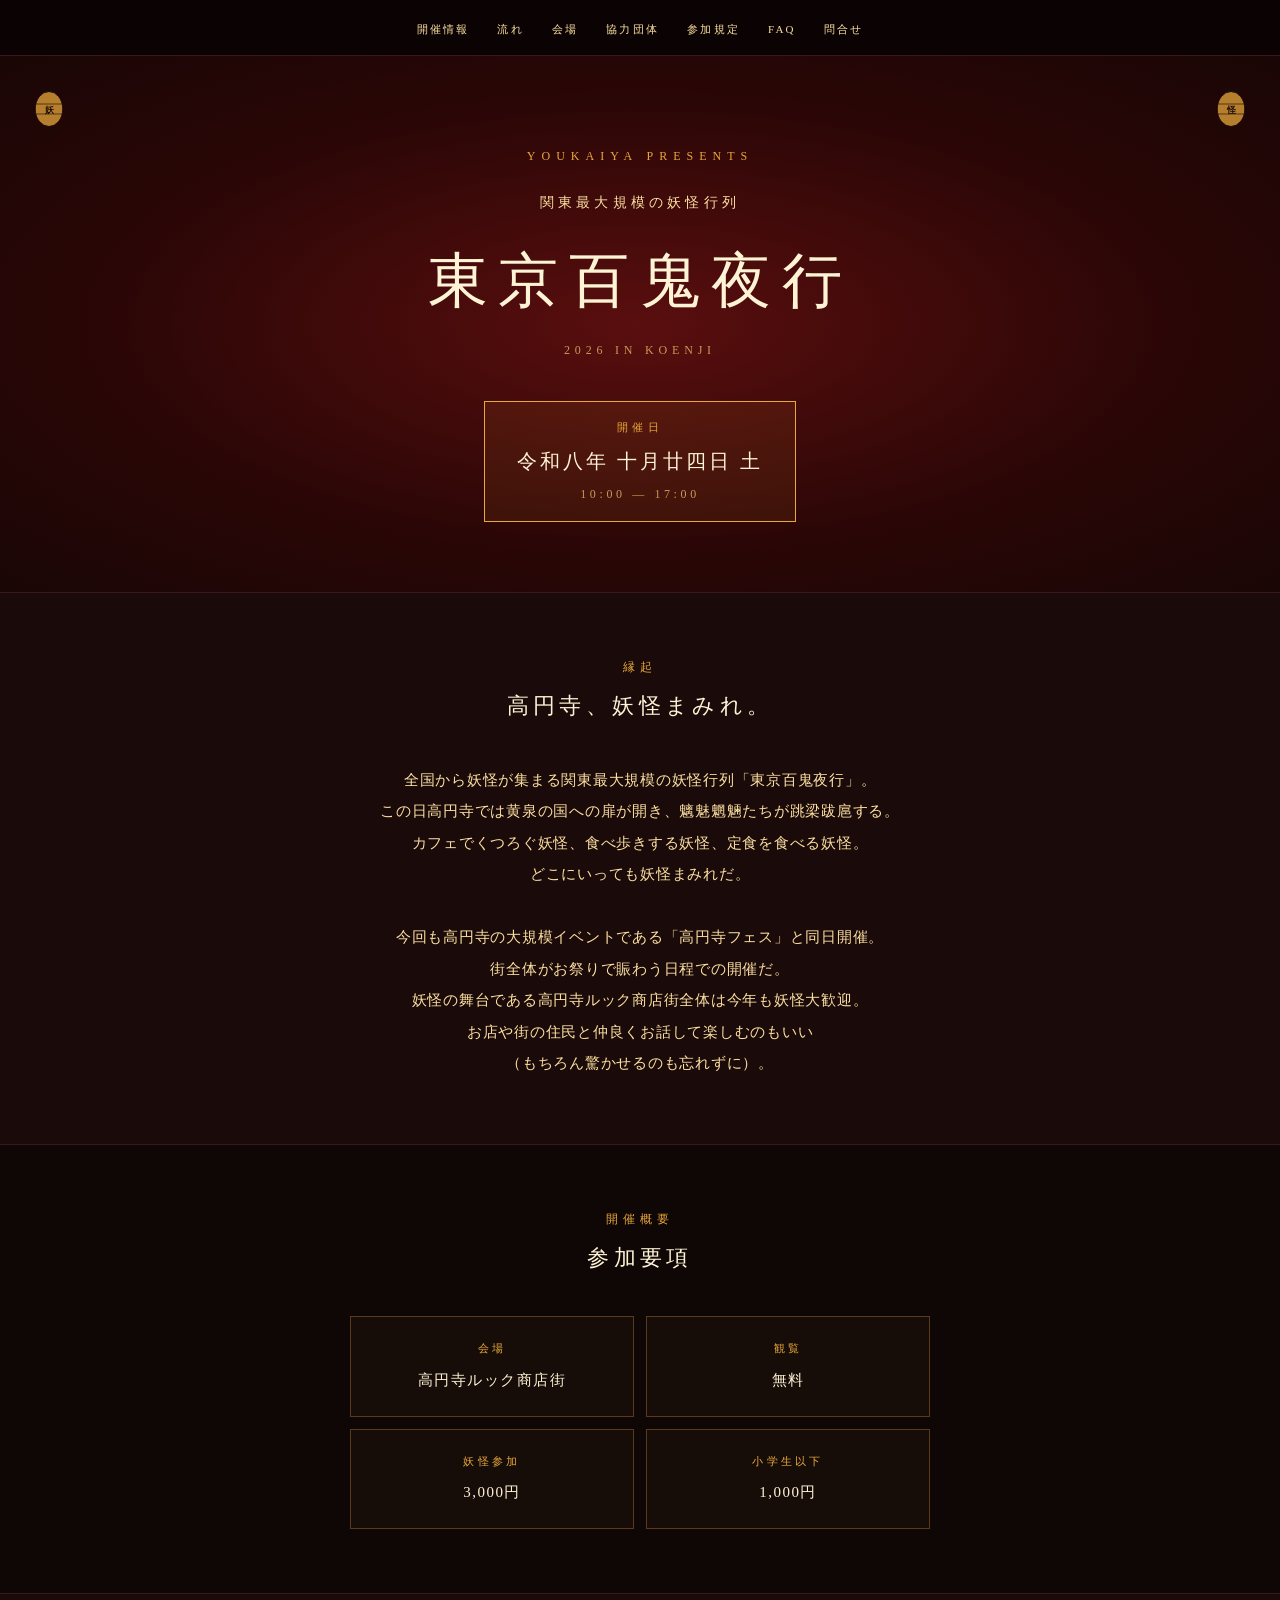
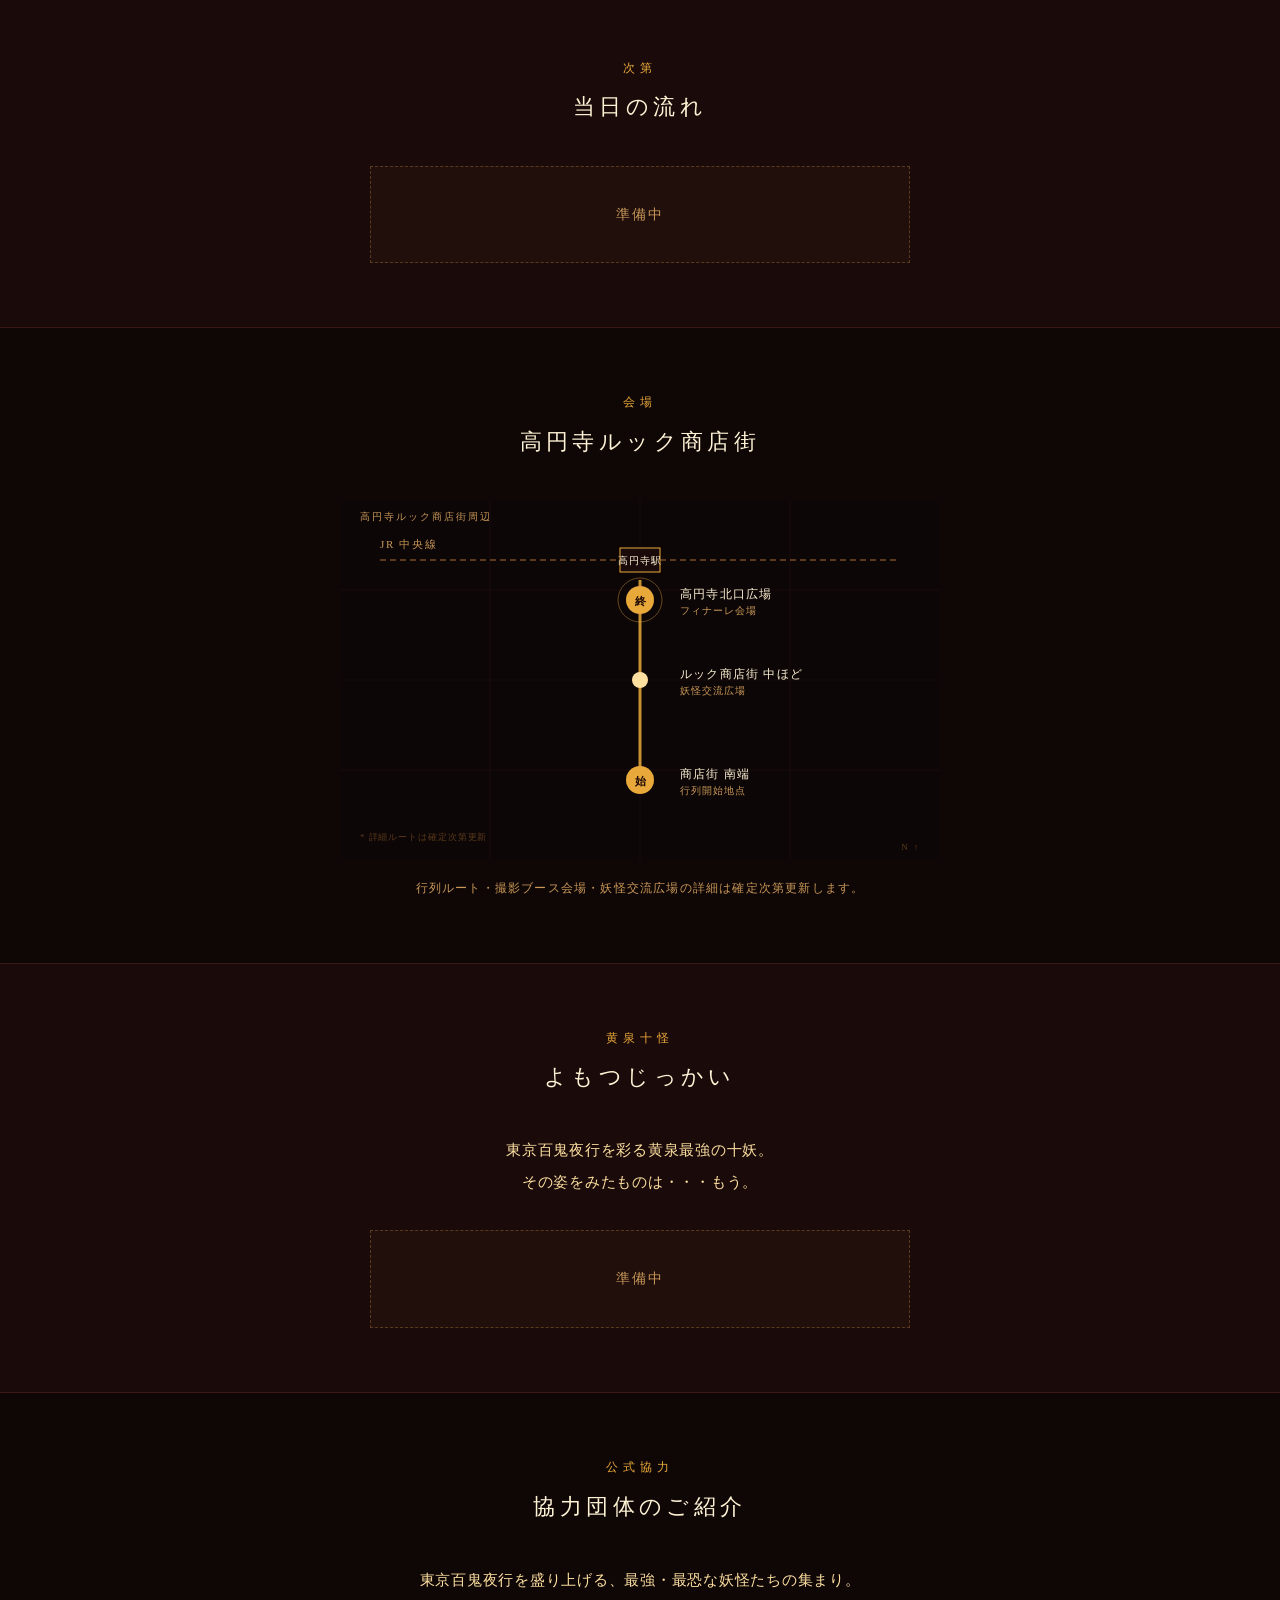
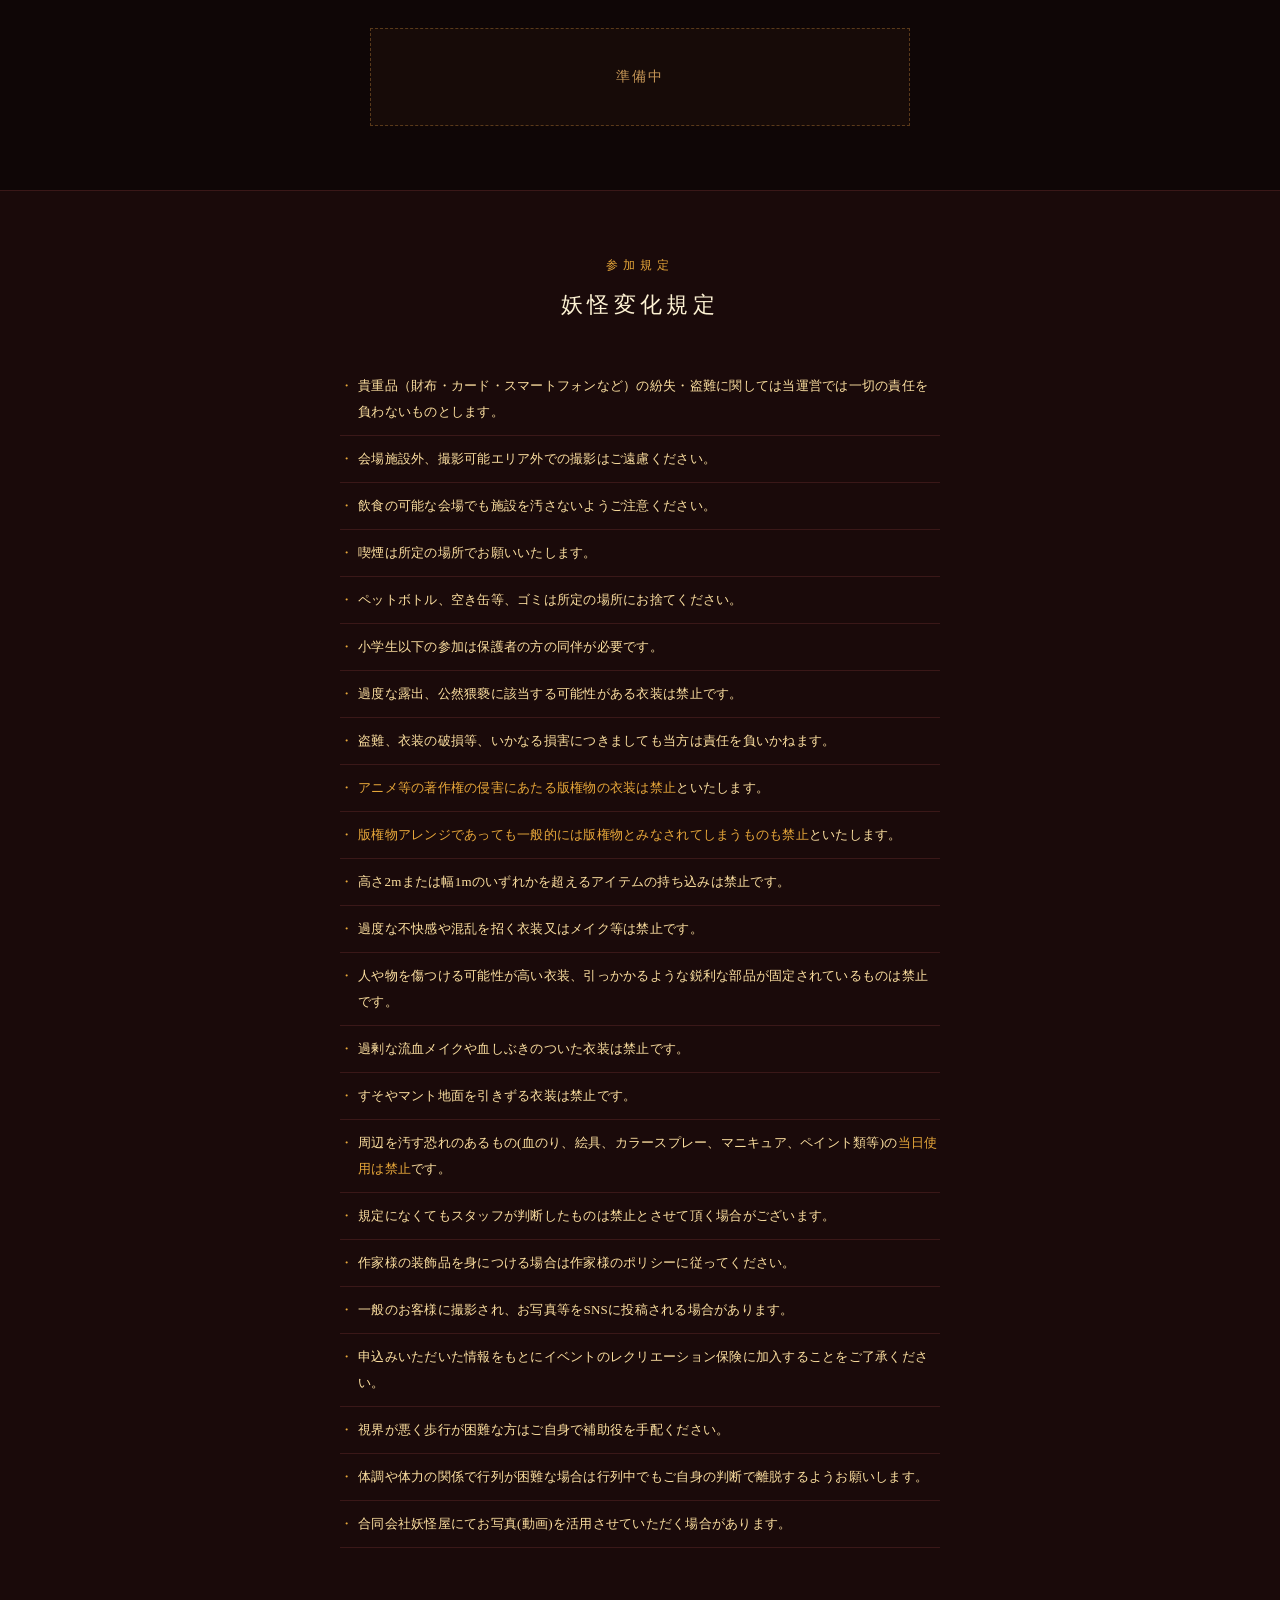
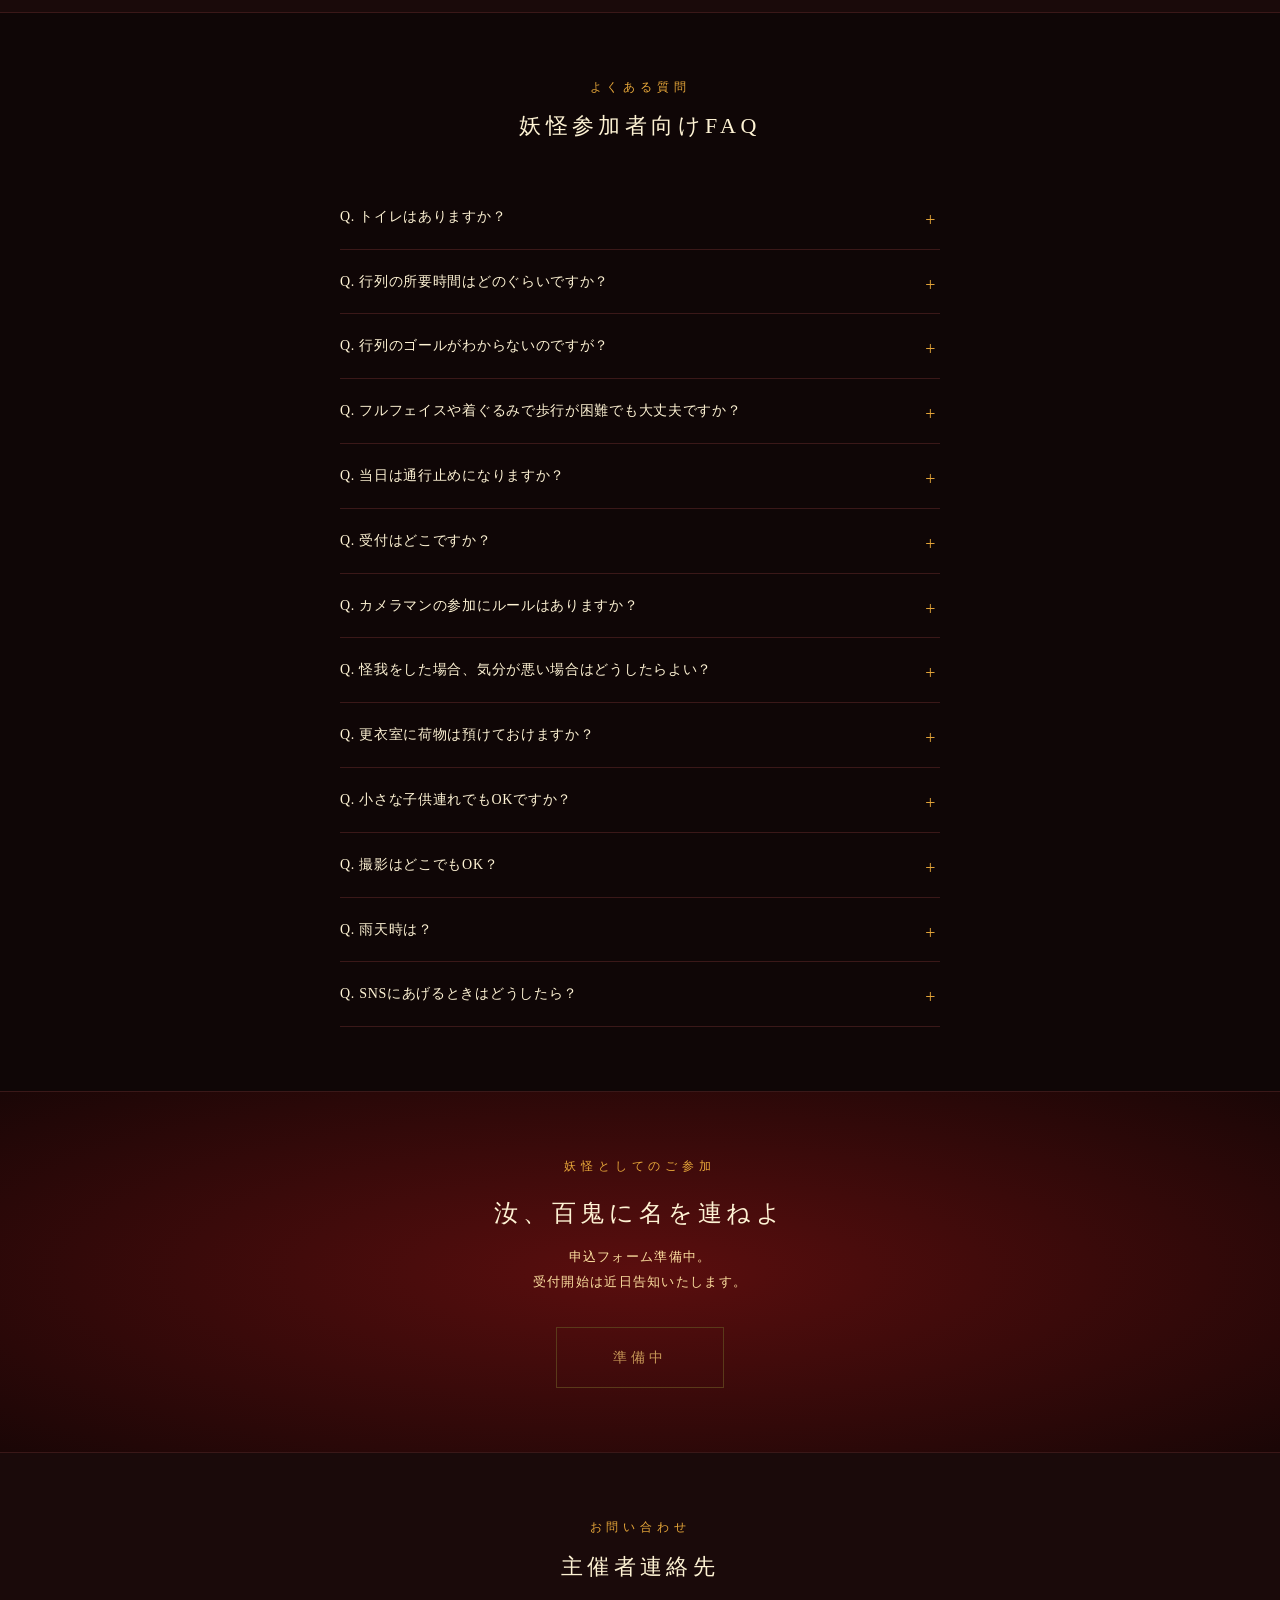
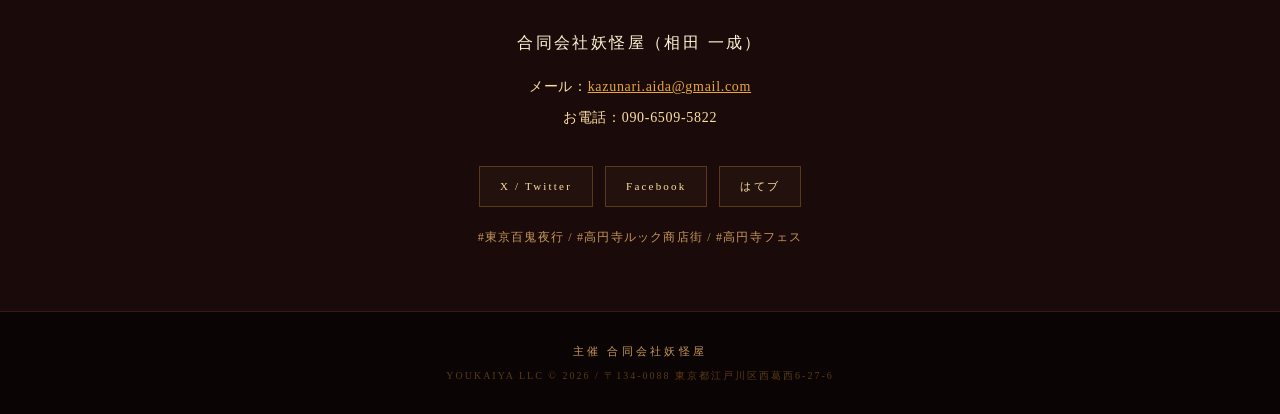
<file: src/pages/index.html>
<!DOCTYPE html>
<html lang="ja">
<head>
<meta charset="UTF-8">
<meta name="viewport" content="width=device-width, initial-scale=1.0">
<title>東京百鬼夜行2026 | 関東最大規模の妖怪行列 in 高円寺</title>
<meta name="description" content="2026年10月24日（土）高円寺ルック商店街にて開催。全国から妖怪が集まる関東最大規模の妖怪行列「東京百鬼夜行」。観覧無料・妖怪参加3,000円。">

<meta property="og:title" content="東京百鬼夜行2026 | 関東最大規模の妖怪行列">
<meta property="og:description" content="2026年10月24日（土）高円寺ルック商店街。全国から妖怪が集まる関東最大規模の妖怪行列。">
<meta property="og:type" content="website">
<meta property="og:url" content="https://tokyo-hyakki.com/">
<meta property="og:site_name" content="東京百鬼夜行">
<meta property="og:locale" content="ja_JP">

<!-- 本公開時にこの行を削除すること -->
<meta name="robots" content="noindex,nofollow">

<style>
  * { margin: 0; padding: 0; box-sizing: border-box; }
  html { scroll-behavior: smooth; }
  body {
    background: #1a0a0a;
    color: #fef3d4;
    font-family: 'Hiragino Mincho ProN', 'Yu Mincho', 'Noto Serif JP', serif;
    line-height: 1.7;
    -webkit-font-smoothing: antialiased;
  }
  a { color: #e8a83a; text-decoration: underline; }
  a:hover { color: #fef3d4; }
  .container { max-width: 720px; margin: 0 auto; }

  nav.topnav {
    position: sticky;
    top: 0;
    background: rgba(10,4,4,0.92);
    backdrop-filter: blur(8px);
    -webkit-backdrop-filter: blur(8px);
    border-bottom: 0.5px solid #3a1818;
    z-index: 100;
    padding: 14px 24px;
  }
  nav.topnav ul {
    list-style: none;
    display: flex;
    justify-content: center;
    gap: 28px;
    flex-wrap: wrap;
  }
  nav.topnav a {
    font-size: 11px;
    letter-spacing: 0.2em;
    color: #fde0a0;
    text-decoration: none;
  }
  nav.topnav a:hover { color: #e8a83a; }

  .hero {
    position: relative;
    padding: 90px 24px 70px;
    text-align: center;
    background: radial-gradient(ellipse at center, #5a0e0e 0%, #2a0606 60%, #1a0606 100%);
    overflow: hidden;
  }
  .lantern {
    position: absolute;
    top: 28px;
    width: 38px;
    height: 50px;
    opacity: 0.75;
  }
  .lantern.left { left: 30px; }
  .lantern.right { right: 30px; }
  .hero-supertitle {
    font-size: 12px;
    letter-spacing: 0.5em;
    color: #e8a83a;
    margin-bottom: 24px;
  }
  .hero-tagline {
    font-size: 14px;
    letter-spacing: 0.3em;
    color: #fde0a0;
    margin-bottom: 16px;
  }
  .hero-title {
    font-size: 60px;
    font-weight: 400;
    letter-spacing: 0.18em;
    margin-bottom: 8px;
    color: #fef3d4;
  }
  .hero-subtitle {
    font-size: 12px;
    letter-spacing: 0.4em;
    color: #c89858;
    margin-bottom: 40px;
  }
  .hero-date-badge {
    display: inline-block;
    border: 1px solid #e8a83a;
    padding: 16px 32px;
    background: rgba(232, 168, 58, 0.08);
  }
  .hero-date-label {
    font-size: 11px;
    letter-spacing: 0.4em;
    color: #e8a83a;
    margin-bottom: 8px;
  }
  .hero-date-main {
    font-size: 20px;
    letter-spacing: 0.15em;
    color: #fef3d4;
  }
  .hero-date-time {
    font-size: 12px;
    letter-spacing: 0.3em;
    color: #c89858;
    margin-top: 6px;
  }

  section {
    padding: 64px 24px;
    border-top: 1px solid #3a1818;
  }
  .section-dark { background: #0f0606; }
  .section-vignette { background: radial-gradient(ellipse at center, #5a0e0e 0%, #1a0606 100%); }
  .section-header { text-align: center; margin-bottom: 40px; }
  .section-label {
    font-size: 12px;
    letter-spacing: 0.4em;
    color: #e8a83a;
    margin-bottom: 10px;
  }
  .section-title {
    font-size: 22px;
    letter-spacing: 0.2em;
    color: #fef3d4;
  }
  .lead-text {
    font-size: 15px;
    line-height: 2.1;
    color: #fde0a0;
    text-align: center;
    max-width: 540px;
    margin: 0 auto;
    letter-spacing: 0.05em;
  }

  .info-grid {
    display: grid;
    grid-template-columns: repeat(2, 1fr);
    gap: 12px;
    max-width: 580px;
    margin: 0 auto;
  }
  .info-card {
    border: 0.5px solid #5a3a1a;
    padding: 22px 16px;
    text-align: center;
    background: rgba(232, 168, 58, 0.04);
  }
  .info-card-label {
    font-size: 11px;
    letter-spacing: 0.3em;
    color: #e8a83a;
    margin-bottom: 10px;
  }
  .info-card-value {
    font-size: 15px;
    color: #fef3d4;
    letter-spacing: 0.1em;
  }

  .schedule { max-width: 540px; margin: 0 auto; }
  .schedule-row {
    display: flex;
    padding: 18px 0;
    border-bottom: 0.5px solid #3a1818;
  }
  .schedule-row:last-child { border-bottom: none; }
  .schedule-row.highlight {
    background: rgba(232, 168, 58, 0.08);
    margin: 0 -16px;
    padding-left: 16px;
    padding-right: 16px;
  }
  .schedule-time {
    min-width: 90px;
    font-size: 14px;
    letter-spacing: 0.15em;
    color: #e8a83a;
  }
  .schedule-row.highlight .schedule-time { color: #fef3d4; font-weight: 500; }
  .schedule-text {
    flex: 1;
    font-size: 15px;
    color: #fef3d4;
    letter-spacing: 0.08em;
  }
  .schedule-row.highlight .schedule-text { font-weight: 500; }

  .route-map {
    width: 100%;
    max-width: 600px;
    display: block;
    margin: 0 auto;
    background: #0d0606;
  }
  .route-note {
    text-align: center;
    font-size: 12px;
    color: #c89858;
    letter-spacing: 0.1em;
    margin-top: 18px;
  }

  .placeholder-card {
    border: 0.5px dashed #5a3a1a;
    padding: 36px 24px;
    text-align: center;
    max-width: 540px;
    margin: 0 auto;
    background: rgba(232, 168, 58, 0.03);
  }
  .placeholder-text {
    font-size: 14px;
    color: #c89858;
    letter-spacing: 0.15em;
  }

  .partner-list {
    display: grid;
    gap: 24px;
    max-width: 580px;
    margin: 0 auto;
  }
  .partner-card {
    border: 0.5px solid #5a3a1a;
    padding: 24px;
    background: rgba(232, 168, 58, 0.04);
  }
  .partner-name {
    font-size: 18px;
    letter-spacing: 0.15em;
    color: #fef3d4;
    margin-bottom: 6px;
  }
  .partner-name-en {
    font-size: 11px;
    letter-spacing: 0.3em;
    color: #e8a83a;
    margin-bottom: 14px;
  }
  .partner-desc {
    font-size: 14px;
    line-height: 1.9;
    color: #fde0a0;
    letter-spacing: 0.03em;
  }

  .rules {
    max-width: 600px;
    margin: 0 auto;
    font-size: 13px;
    line-height: 2;
    color: #fde0a0;
    letter-spacing: 0.02em;
  }
  .rules ul { list-style: none; padding: 0; }
  .rules li {
    padding: 10px 0 10px 18px;
    border-bottom: 0.5px solid #3a1818;
    position: relative;
  }
  .rules li::before {
    content: "・";
    position: absolute;
    left: 0;
    color: #e8a83a;
  }
  .rules strong { color: #e8a83a; font-weight: 500; }

  details {
    border-bottom: 0.5px solid #3a1818;
    padding: 6px 0;
  }
  details summary {
    cursor: pointer;
    padding: 14px 0;
    font-size: 14px;
    color: #fef3d4;
    letter-spacing: 0.05em;
    list-style: none;
    position: relative;
    padding-right: 28px;
  }
  details summary::-webkit-details-marker { display: none; }
  details summary::after {
    content: "+";
    position: absolute;
    right: 4px;
    top: 14px;
    color: #e8a83a;
    font-size: 18px;
  }
  details[open] summary::after { content: "−"; }
  details .answer {
    padding: 8px 0 18px 16px;
    font-size: 13px;
    line-height: 1.9;
    color: #fde0a0;
    letter-spacing: 0.02em;
    border-left: 2px solid #5a3a1a;
  }
  .faq { max-width: 600px; margin: 0 auto; }

  .cta-block { text-align: center; }
  .cta-label {
    font-size: 12px;
    letter-spacing: 0.4em;
    color: #e8a83a;
    margin-bottom: 16px;
  }
  .cta-title {
    font-size: 24px;
    letter-spacing: 0.2em;
    color: #fef3d4;
    margin-bottom: 12px;
  }
  .cta-deadline {
    font-size: 12px;
    color: #c89858;
    margin-bottom: 32px;
    letter-spacing: 0.15em;
  }
  .cta-button {
    display: inline-block;
    background: #e8a83a;
    border: none;
    color: #1a0606;
    padding: 18px 56px;
    font-family: inherit;
    font-size: 14px;
    letter-spacing: 0.3em;
    cursor: pointer;
    font-weight: 500;
    text-decoration: none;
    transition: all 0.2s;
  }
  .cta-button:hover {
    background: #fef3d4;
    color: #1a0606;
  }

  .contact-block {
    text-align: center;
    max-width: 480px;
    margin: 0 auto;
    font-size: 14px;
    line-height: 2.2;
    color: #fde0a0;
    letter-spacing: 0.05em;
  }
  .contact-name {
    font-size: 16px;
    color: #fef3d4;
    margin-bottom: 12px;
    letter-spacing: 0.15em;
  }

  .share-buttons {
    display: flex;
    justify-content: center;
    gap: 12px;
    margin-top: 32px;
    flex-wrap: wrap;
  }
  .share-buttons a {
    display: inline-block;
    border: 0.5px solid #5a3a1a;
    padding: 10px 20px;
    font-size: 11px;
    letter-spacing: 0.2em;
    color: #fde0a0;
    text-decoration: none;
    background: rgba(232, 168, 58, 0.04);
  }
  .share-buttons a:hover {
    background: rgba(232, 168, 58, 0.12);
    color: #fef3d4;
  }
  .hashtag-list {
    margin-top: 20px;
    text-align: center;
    font-size: 12px;
    letter-spacing: 0.1em;
    color: #c89858;
  }

  footer {
    padding: 30px 24px;
    text-align: center;
    background: #0a0404;
    border-top: 1px solid #3a1818;
  }
  .footer-main {
    font-size: 11px;
    letter-spacing: 0.3em;
    color: #c89858;
  }
  .footer-sub {
    font-size: 10px;
    letter-spacing: 0.2em;
    color: #5a3a1a;
    margin-top: 6px;
  }

  @media (max-width: 600px) {
    .hero { padding: 70px 18px 56px; }
    .hero-title { font-size: 42px; letter-spacing: 0.12em; }
    .hero-supertitle { font-size: 10px; letter-spacing: 0.4em; }
    .hero-date-main { font-size: 16px; }
    .lantern { width: 30px; height: 40px; top: 20px; }
    .lantern.left { left: 16px; }
    .lantern.right { right: 16px; }
    section { padding: 48px 18px; }
    .section-title { font-size: 18px; }
    .info-grid { grid-template-columns: 1fr 1fr; gap: 8px; }
    .info-card { padding: 16px 10px; }
    .info-card-value { font-size: 13px; }
    .schedule-time { min-width: 70px; font-size: 12px; }
    .schedule-text { font-size: 13px; }
    .cta-title { font-size: 18px; }
    .cta-button { padding: 14px 36px; font-size: 12px; letter-spacing: 0.2em; }
    nav.topnav ul { gap: 18px; }
    nav.topnav a { font-size: 10px; }
  }
</style>
</head>
<body>

<nav class="topnav">
  <ul>
    <li><a href="#info">開催情報</a></li>
    <li><a href="#schedule">流れ</a></li>
    <li><a href="#map">会場</a></li>
    <li><a href="#partners">協力団体</a></li>
    <li><a href="#rules">参加規定</a></li>
    <li><a href="#faq">FAQ</a></li>
    <li><a href="#contact">問合せ</a></li>
  </ul>
</nav>

<section class="hero" style="border-top:none;">
  <svg class="lantern left" viewBox="0 0 60 80" xmlns="http://www.w3.org/2000/svg">
    <ellipse cx="30" cy="40" rx="22" ry="28" fill="#e8a83a"/>
    <ellipse cx="30" cy="40" rx="22" ry="28" fill="none" stroke="#1a0a0a" stroke-width="1.5"/>
    <line x1="8" y1="32" x2="52" y2="32" stroke="#1a0a0a" stroke-width="1"/>
    <line x1="8" y1="48" x2="52" y2="48" stroke="#1a0a0a" stroke-width="1"/>
    <rect x="18" y="6" width="24" height="6" fill="#1a0a0a"/>
    <rect x="20" y="68" width="20" height="6" fill="#1a0a0a"/>
    <text x="30" y="46" text-anchor="middle" font-family="serif" font-size="14" fill="#1a0a0a" font-weight="bold">妖</text>
  </svg>
  <svg class="lantern right" viewBox="0 0 60 80" xmlns="http://www.w3.org/2000/svg">
    <ellipse cx="30" cy="40" rx="22" ry="28" fill="#e8a83a"/>
    <ellipse cx="30" cy="40" rx="22" ry="28" fill="none" stroke="#1a0a0a" stroke-width="1.5"/>
    <line x1="8" y1="32" x2="52" y2="32" stroke="#1a0a0a" stroke-width="1"/>
    <line x1="8" y1="48" x2="52" y2="48" stroke="#1a0a0a" stroke-width="1"/>
    <rect x="18" y="6" width="24" height="6" fill="#1a0a0a"/>
    <rect x="20" y="68" width="20" height="6" fill="#1a0a0a"/>
    <text x="30" y="46" text-anchor="middle" font-family="serif" font-size="14" fill="#1a0a0a" font-weight="bold">怪</text>
  </svg>

  <div class="hero-supertitle">YOUKAIYA PRESENTS</div>
  <div class="hero-tagline">関東最大規模の妖怪行列</div>
  <h1 class="hero-title">東京百鬼夜行</h1>
  <div class="hero-subtitle">2026 IN KOENJI</div>

  <div class="hero-date-badge">
    <div class="hero-date-label">開催日</div>
    <div class="hero-date-main">令和八年 十月廿四日 土</div>
    <div class="hero-date-time">10:00 — 17:00</div>
  </div>
</section>

<section>
  <div class="container">
    <div class="section-header">
      <div class="section-label">縁起</div>
      <div class="section-title">高円寺、妖怪まみれ。</div>
    </div>
    <p class="lead-text">
      全国から妖怪が集まる関東最大規模の妖怪行列「東京百鬼夜行」。<br>
      この日高円寺では黄泉の国への扉が開き、魑魅魍魎たちが跳梁跋扈する。<br>
      カフェでくつろぐ妖怪、食べ歩きする妖怪、定食を食べる妖怪。<br>
      どこにいっても妖怪まみれだ。<br><br>
      今回も高円寺の大規模イベントである「高円寺フェス」と同日開催。<br>
      街全体がお祭りで賑わう日程での開催だ。<br>
      妖怪の舞台である高円寺ルック商店街全体は今年も妖怪大歓迎。<br>
      お店や街の住民と仲良くお話して楽しむのもいい<br>
      （もちろん驚かせるのも忘れずに）。
    </p>
  </div>
</section>

<section id="info" class="section-dark">
  <div class="container">
    <div class="section-header">
      <div class="section-label">開催概要</div>
      <div class="section-title">参加要項</div>
    </div>
    <div class="info-grid">
      <div class="info-card">
        <div class="info-card-label">会場</div>
        <div class="info-card-value">高円寺ルック商店街</div>
      </div>
      <div class="info-card">
        <div class="info-card-label">観覧</div>
        <div class="info-card-value">無料</div>
      </div>
      <div class="info-card">
        <div class="info-card-label">妖怪参加</div>
        <div class="info-card-value">3,000円</div>
      </div>
      <div class="info-card">
        <div class="info-card-label">小学生以下</div>
        <div class="info-card-value">1,000円</div>
      </div>
    </div>
  </div>
</section>

<section id="schedule">
  <div class="container">
    <div class="section-header">
      <div class="section-label">次第</div>
      <div class="section-title">当日の流れ</div>
    </div>
    <div class="placeholder-card">
      <div class="placeholder-text">準備中</div>
    </div>
  </div>
</section>

<section id="map" class="section-dark">
  <div class="container">
    <div class="section-header">
      <div class="section-label">会場</div>
      <div class="section-title">高円寺ルック商店街</div>
    </div>

    <svg class="route-map" viewBox="0 0 600 360" xmlns="http://www.w3.org/2000/svg">
      <rect width="600" height="360" fill="#0d0606"/>
      <g stroke="#3a1818" stroke-width="0.5" opacity="0.6">
        <line x1="0" y1="90" x2="600" y2="90"/>
        <line x1="0" y1="180" x2="600" y2="180"/>
        <line x1="0" y1="270" x2="600" y2="270"/>
        <line x1="150" y1="0" x2="150" y2="360"/>
        <line x1="300" y1="0" x2="300" y2="360"/>
        <line x1="450" y1="0" x2="450" y2="360"/>
      </g>

      <line x1="40" y1="60" x2="560" y2="60" stroke="#5a3a1a" stroke-width="2" stroke-dasharray="6 4"/>
      <text x="40" y="48" fill="#c89858" font-size="11" letter-spacing="0.15em">JR 中央線</text>

      <rect x="280" y="48" width="40" height="24" fill="#1a0a0a" stroke="#e8a83a" stroke-width="1"/>
      <text x="300" y="64" text-anchor="middle" fill="#fef3d4" font-size="10" letter-spacing="0.1em" font-family="serif">高円寺駅</text>

      <path d="M 300 80 L 300 280" stroke="#e8a83a" stroke-width="3" fill="none" opacity="0.85"/>

      <circle cx="300" cy="100" r="14" fill="#e8a83a"/>
      <circle cx="300" cy="100" r="22" fill="none" stroke="#e8a83a" stroke-width="0.8" opacity="0.5"/>
      <text x="300" y="105" text-anchor="middle" fill="#1a0606" font-size="11" font-weight="bold" font-family="serif">終</text>
      <text x="340" y="98" fill="#fef3d4" font-size="12" letter-spacing="0.1em" font-family="serif">高円寺北口広場</text>
      <text x="340" y="114" fill="#c89858" font-size="10" letter-spacing="0.1em">フィナーレ会場</text>

      <circle cx="300" cy="180" r="8" fill="#fde0a0"/>
      <text x="340" y="178" fill="#fef3d4" font-size="12" letter-spacing="0.1em" font-family="serif">ルック商店街 中ほど</text>
      <text x="340" y="194" fill="#c89858" font-size="10" letter-spacing="0.1em">妖怪交流広場</text>

      <circle cx="300" cy="280" r="14" fill="#e8a83a"/>
      <text x="300" y="285" text-anchor="middle" fill="#1a0606" font-size="11" font-weight="bold" font-family="serif">始</text>
      <text x="340" y="278" fill="#fef3d4" font-size="12" letter-spacing="0.1em" font-family="serif">商店街 南端</text>
      <text x="340" y="294" fill="#c89858" font-size="10" letter-spacing="0.1em">行列開始地点</text>

      <text x="20" y="20" fill="#c89858" font-size="10" letter-spacing="0.2em">高円寺ルック商店街周辺</text>
      <text x="580" y="350" text-anchor="end" fill="#5a3a1a" font-size="9" letter-spacing="0.2em">N ↑</text>
      <text x="20" y="340" fill="#5a3a1a" font-size="9" letter-spacing="0.1em">* 詳細ルートは確定次第更新</text>
    </svg>

    <div class="route-note">
      行列ルート・撮影ブース会場・妖怪交流広場の詳細は確定次第更新します。
    </div>
  </div>
</section>

<section>
  <div class="container">
    <div class="section-header">
      <div class="section-label">黄泉十怪</div>
      <div class="section-title">よもつじっかい</div>
    </div>
    <p class="lead-text" style="margin-bottom:32px;">
      東京百鬼夜行を彩る黄泉最強の十妖。<br>
      その姿をみたものは・・・もう。
    </p>
    <div class="placeholder-card">
      <div class="placeholder-text">準備中</div>
    </div>
  </div>
</section>

<section id="partners" class="section-dark">
  <div class="container">
    <div class="section-header">
      <div class="section-label">公式協力</div>
      <div class="section-title">協力団体のご紹介</div>
    </div>
    <p class="lead-text" style="margin-bottom:32px;">
      東京百鬼夜行を盛り上げる、最強・最恐な妖怪たちの集まり。
    </p>
    <div class="placeholder-card">
      <div class="placeholder-text">準備中</div>
    </div>

  </div>
</section>

<section id="rules">
  <div class="container">
    <div class="section-header">
      <div class="section-label">参加規定</div>
      <div class="section-title">妖怪変化規定</div>
    </div>
    <div class="rules">
      <ul>
        <li>貴重品（財布・カード・スマートフォンなど）の紛失・盗難に関しては当運営では一切の責任を負わないものとします。</li>
        <li>会場施設外、撮影可能エリア外での撮影はご遠慮ください。</li>
        <li>飲食の可能な会場でも施設を汚さないようご注意ください。</li>
        <li>喫煙は所定の場所でお願いいたします。</li>
        <li>ペットボトル、空き缶等、ゴミは所定の場所にお捨てください。</li>
        <li>小学生以下の参加は保護者の方の同伴が必要です。</li>
        <li>過度な露出、公然猥褻に該当する可能性がある衣装は禁止です。</li>
        <li>盗難、衣装の破損等、いかなる損害につきましても当方は責任を負いかねます。</li>
        <li><strong>アニメ等の著作権の侵害にあたる版権物の衣装は禁止</strong>といたします。</li>
        <li><strong>版権物アレンジであっても一般的には版権物とみなされてしまうものも禁止</strong>といたします。</li>
        <li>高さ2mまたは幅1mのいずれかを超えるアイテムの持ち込みは禁止です。</li>
        <li>過度な不快感や混乱を招く衣装又はメイク等は禁止です。</li>
        <li>人や物を傷つける可能性が高い衣装、引っかかるような鋭利な部品が固定されているものは禁止です。</li>
        <li>過剰な流血メイクや血しぶきのついた衣装は禁止です。</li>
        <li>すそやマント地面を引きずる衣装は禁止です。</li>
        <li>周辺を汚す恐れのあるもの(血のり、絵具、カラースプレー、マニキュア、ペイント類等)の<strong>当日使用は禁止</strong>です。</li>
        <li>規定になくてもスタッフが判断したものは禁止とさせて頂く場合がございます。</li>
        <li>作家様の装飾品を身につける場合は作家様のポリシーに従ってください。</li>
        <li>一般のお客様に撮影され、お写真等をSNSに投稿される場合があります。</li>
        <li>申込みいただいた情報をもとにイベントのレクリエーション保険に加入することをご了承ください。</li>
        <li>視界が悪く歩行が困難な方はご自身で補助役を手配ください。</li>
        <li>体調や体力の関係で行列が困難な場合は行列中でもご自身の判断で離脱するようお願いします。</li>
        <li>合同会社妖怪屋にてお写真(動画)を活用させていただく場合があります。</li>
      </ul>
    </div>
  </div>
</section>

<section id="faq" class="section-dark">
  <div class="container">
    <div class="section-header">
      <div class="section-label">よくある質問</div>
      <div class="section-title">妖怪参加者向けFAQ</div>
    </div>
    <div class="faq">
      <details>
        <summary>Q. トイレはありますか？</summary>
        <div class="answer">ルック商店街各所にあります。トイレマップも展開予定です。</div>
      </details>
      <details>
        <summary>Q. 行列の所要時間はどのぐらいですか？</summary>
        <div class="answer">概ね1時間程度を見込んでおります。長時間歩きますので、体調が悪い場合などは途中で行列を辞退していただいて結構です。</div>
      </details>
      <details>
        <summary>Q. 行列のゴールがわからないのですが？</summary>
        <div class="answer">高円寺駅北口にプロレスの特設リングがあります。そちらで龍宮の若による和太鼓フィナーレを行います。大変人が混み合いますがそちらがゴールとなります。はぐれたり途中離脱した場合でもそちらに14時55分までにご集合いただければ一緒にフィナーレをむかえられます。</div>
      </details>
      <details>
        <summary>Q. フルフェイスや着ぐるみで歩行が困難でも大丈夫ですか？</summary>
        <div class="answer">大丈夫です。ご自身のペースでも構いませんが、あまりにも視覚がなく危険が予想される場合は補助の方をつけたり、近くの方に補助をお願いする等の対策を講じた上でのご参加をお願いいたします。</div>
      </details>
      <details>
        <summary>Q. 当日は通行止めになりますか？</summary>
        <div class="answer">当日の行列ルートは交通規制がはいります。それでも間違えて車両侵入してくるケースはありますので（去年ありました）声を掛け合い車両を通すようご協力のほどよろしくお願いいたします。</div>
      </details>
      <details>
        <summary>Q. 受付はどこですか？</summary>
        <div class="answer">10月18日以降のご案内メールにそれぞれの方の更衣室をご案内します。受付はその更衣室に設置します。更衣室を使わない方は行列の出発会場が受付となりますので、そちらもメールにてご案内いたします。</div>
      </details>
      <details>
        <summary>Q. カメラマンの参加にルールはありますか？</summary>
        <div class="answer">フリーのカメラマンは特に参加手続きをする必要はありません。一般カメラマンとの撮影トラブルに関しましては当方は一切の責任を負いかねます。またフリーのカメラマンのみならず、一般のお客様からも無許可で撮影される可能性もありますことをご了承ください。</div>
      </details>
      <details>
        <summary>Q. 怪我をした場合、気分が悪い場合はどうしたらよい？</summary>
        <div class="answer">近くの誘導スタッフ（腕章をつけています）に声をかけ、最寄りの更衣室、高円寺ルック事務所等で一時救護を受けてください。情報共有用に東京百鬼夜行オープンチャットを開設いたしますので、そちらにご一報をお願いいたします。</div>
      </details>
      <details>
        <summary>Q. 更衣室に荷物は預けておけますか？</summary>
        <div class="answer">預けておけます。各更衣室に一名は荷物番がおります。</div>
      </details>
      <details>
        <summary>Q. 小さな子供連れでもOKですか？</summary>
        <div class="answer">OKです。ただし、必ず親御さんが近くにいて対応できるようにしてください。小学生以下は1,000円です。</div>
      </details>
      <details>
        <summary>Q. 撮影はどこでもOK？</summary>
        <div class="answer">基本、高円寺フェス開催地全域での撮影はOKです。ただしお店の前など、営業の妨げになるような場所での撮影は絶対に行わないようにご注意ください。</div>
      </details>
      <details>
        <summary>Q. 雨天時は？</summary>
        <div class="answer">小雨決行、荒天時は行列を実施しない可能性があります。高円寺の妖怪歓迎店舗にてお休みいただくか、各更衣室にて待機をお願いいたします。再会可能になった場合はオープンチャットでご連絡します。</div>
      </details>
      <details>
        <summary>Q. SNSにあげるときはどうしたら？</summary>
        <div class="answer">プライバシーに注意し、「#東京百鬼夜行」「#高円寺ルック商店街」「#高円寺フェス」をつけて投稿いただけると嬉しいです。</div>
      </details>
    </div>
  </div>
</section>

<section class="section-vignette">
  <div class="container cta-block">
    <div class="cta-label">妖怪としてのご参加</div>
    <div class="cta-title">汝、百鬼に名を連ねよ</div>
    <p style="font-size:13px;color:#fde0a0;letter-spacing:0.1em;margin-bottom:32px;line-height:1.9;">
      申込フォーム準備中。<br>受付開始は近日告知いたします。
    </p>
    <span class="cta-button" style="background:transparent;border:0.5px solid #5a3a1a;color:#c89858;cursor:default;">準備中</span>
  </div>
</section>

<section id="contact">
  <div class="container">
    <div class="section-header">
      <div class="section-label">お問い合わせ</div>
      <div class="section-title">主催者連絡先</div>
    </div>
    <div class="contact-block">
      <div class="contact-name">合同会社妖怪屋（相田 一成）</div>
      <div>メール：<a href="mailto:kazunari.aida@gmail.com">kazunari.aida@gmail.com</a></div>
      <div>お電話：090-6509-5822</div>
    </div>

    <div class="share-buttons">
      <a href="https://twitter.com/share?text=%E6%9D%B1%E4%BA%AC%E7%99%BE%E9%AC%BC%E5%A4%9C%E8%A1%8C2026&url=https%3A%2F%2Ftokyo-hyakki.com%2F" target="_blank" rel="noopener">X / Twitter</a>
      <a href="https://www.facebook.com/sharer/sharer.php?u=https%3A%2F%2Ftokyo-hyakki.com%2F" target="_blank" rel="noopener">Facebook</a>
      <a href="https://b.hatena.ne.jp/add?mode=confirm&url=https%3A%2F%2Ftokyo-hyakki.com%2F" target="_blank" rel="noopener">はてブ</a>
    </div>
    <div class="hashtag-list">
      #東京百鬼夜行 / #高円寺ルック商店街 / #高円寺フェス
    </div>
  </div>
</section>

<footer>
  <div class="footer-main">主催 合同会社妖怪屋</div>
  <div class="footer-sub">YOUKAIYA LLC © 2026 / 〒134-0088 東京都江戸川区西葛西6-27-6</div>
</footer>

</body>
</html>
</file>
<file: static/site.css>
* { margin: 0; padding: 0; box-sizing: border-box; }
html { scroll-behavior: smooth; }
body {
  background: #1a0a0a;
  color: #fef3d4;
  font-family: 'Hiragino Mincho ProN', 'Yu Mincho', 'Noto Serif JP', serif;
  line-height: 1.7;
  -webkit-font-smoothing: antialiased;
}
html[lang="zh-Hans"] body { font-family: 'Noto Serif SC', 'Songti SC', 'SimSun', serif; }
html[lang="zh-Hant"] body { font-family: 'Noto Serif TC', 'Songti TC', 'PMingLiU', serif; }
html[lang="ko"] body { font-family: 'Noto Serif KR', 'AppleMyungjo', 'Batang', serif; }
a { color: #e8a83a; text-decoration: underline; }
a:hover { color: #fef3d4; }
.container { max-width: 720px; margin: 0 auto; }

nav.topnav {
  position: sticky;
  top: 0;
  background: rgba(10,4,4,0.92);
  backdrop-filter: blur(8px);
  -webkit-backdrop-filter: blur(8px);
  border-bottom: 0.5px solid #3a1818;
  z-index: 100;
  padding: 14px 24px;
}
nav.topnav ul {
  list-style: none;
  display: flex;
  justify-content: center;
  gap: 28px;
  flex-wrap: wrap;
}
nav.topnav a {
  font-size: 11px;
  letter-spacing: 0.2em;
  color: #fde0a0;
  text-decoration: none;
}
nav.topnav a:hover { color: #e8a83a; }

.hero {
  position: relative;
  min-height: 100vh;
  min-height: 100svh;
  display: flex;
  flex-direction: column;
  align-items: center;
  justify-content: center;
  padding: 90px 24px 70px;
  text-align: center;
  background: #1a0606;
  overflow: hidden;
  isolation: isolate;
}
.hero::before {
  content: "";
  position: absolute;
  inset: 0;
  z-index: -2;
  background: url("images/main.jpg") center 30% / cover no-repeat;
  animation: hero-drift 40s ease-in-out infinite alternate;
}
.hero::after {
  content: "";
  position: absolute;
  inset: 0;
  z-index: -1;
  background:
    radial-gradient(ellipse 60% 50% at center, rgba(26, 6, 6, 0.78) 0%, rgba(26, 6, 6, 0.35) 100%),
    linear-gradient(to bottom, rgba(26, 6, 6, 0.55) 0%, rgba(90, 14, 14, 0.25) 45%, rgba(26, 6, 6, 0.9) 88%, #1a0606 100%);
}
@media (min-width: 1201px) {
  .hero::before { background-image: url("images/main-1920.jpg"); }
}
@keyframes hero-drift {
  from { transform: scale(1.05) translateY(0); }
  to { transform: scale(1.15) translateY(-3%); }
}
@media (prefers-reduced-motion: reduce) {
  .hero::before { animation: none; transform: scale(1.05); }
}
.hero > * { text-shadow: 0 2px 12px rgba(0, 0, 0, 0.85); }
.lang-nav {
  position: absolute;
  top: 34px;
  left: 0;
  right: 0;
  font-size: 11px;
  letter-spacing: 0.1em;
  color: #5a3a1a;
}
.lang-nav a { margin: 0 6px; color: #fde0a0; text-decoration: none; }
.lang-nav a:hover { color: #e8a83a; }
.lang-nav a[aria-current="page"] { color: #e8a83a; border-bottom: 1px solid #e8a83a; }
.lantern {
  position: absolute;
  top: 28px;
  width: 38px;
  height: 50px;
  opacity: 0.75;
}
.lantern.left { left: 30px; }
.lantern.right { right: 30px; }
.hero-supertitle {
  font-size: 12px;
  letter-spacing: 0.5em;
  color: #e8a83a;
  margin-bottom: 24px;
}
.hero-tagline {
  font-size: 14px;
  letter-spacing: 0.3em;
  color: #fde0a0;
  margin-bottom: 16px;
}
.hero-title {
  font-size: 72px;
  font-weight: 400;
  letter-spacing: 0.18em;
  margin-bottom: 8px;
  color: #fef3d4;
}
.hero-subtitle {
  font-size: 12px;
  letter-spacing: 0.4em;
  color: #c89858;
  margin-bottom: 40px;
}
.hero-date-badge {
  display: inline-block;
  border: 1px solid #e8a83a;
  padding: 16px 32px;
  background: rgba(26, 6, 6, 0.6);
  backdrop-filter: blur(4px);
  -webkit-backdrop-filter: blur(4px);
}
.hero-date-label {
  font-size: 11px;
  letter-spacing: 0.4em;
  color: #e8a83a;
  margin-bottom: 8px;
}
.hero-date-main {
  font-size: 20px;
  letter-spacing: 0.15em;
  color: #fef3d4;
}
.hero-date-time {
  font-size: 12px;
  letter-spacing: 0.3em;
  color: #c89858;
  margin-top: 6px;
}

section {
  padding: 64px 24px;
  border-top: 1px solid #3a1818;
}

section.engi { padding-top: 0; }
.engi-hero {
  position: relative;
  display: flex;
  align-items: flex-end;
  justify-content: center;
  min-height: 78vh;
  min-height: 78svh;
  margin: 0 -24px 48px;
  padding: 0 24px 24px;
  background:
    linear-gradient(to bottom, #1a0606 0%, rgba(26, 6, 6, 0) 18%, rgba(26, 6, 6, 0) 55%, rgba(26, 6, 6, 0.85) 88%, #1a0606 100%),
    url("images/peak.jpg") center 35% / cover no-repeat;
}
@media (min-width: 1201px) {
  .engi-hero {
    background:
      linear-gradient(to bottom, #1a0606 0%, rgba(26, 6, 6, 0) 18%, rgba(26, 6, 6, 0) 55%, rgba(26, 6, 6, 0.85) 88%, #1a0606 100%),
      url("images/peak-1920.jpg") center 35% / cover no-repeat;
  }
}
.section-header.engi-header { margin-bottom: 0; text-shadow: 0 2px 12px rgba(0, 0, 0, 0.9); }
.section-dark { background: #0f0606; }
.section-vignette { background: radial-gradient(ellipse at center, #5a0e0e 0%, #1a0606 100%); }
.section-header { text-align: center; margin-bottom: 40px; }
.section-label {
  font-size: 12px;
  letter-spacing: 0.4em;
  color: #e8a83a;
  margin-bottom: 10px;
}
.section-title {
  font-size: 22px;
  letter-spacing: 0.2em;
  color: #fef3d4;
}
.lead-text {
  font-size: 15px;
  line-height: 2.1;
  color: #fde0a0;
  text-align: center;
  max-width: 540px;
  margin: 0 auto;
  letter-spacing: 0.05em;
}

.info-grid {
  display: grid;
  grid-template-columns: repeat(2, 1fr);
  gap: 12px;
  max-width: 580px;
  margin: 0 auto;
}
.info-card {
  border: 0.5px solid #5a3a1a;
  padding: 22px 16px;
  text-align: center;
  background: rgba(232, 168, 58, 0.04);
}
.info-card-label {
  font-size: 11px;
  letter-spacing: 0.3em;
  color: #e8a83a;
  margin-bottom: 10px;
}
.info-card-value {
  font-size: 15px;
  color: #fef3d4;
  letter-spacing: 0.1em;
  line-height: 1.7;
}
.info-card-wide { grid-column: 1 / -1; }
.info-card-note { font-size: 12px; color: #c89858; }
.info-card-link { font-size: 13px; color: #e8a83a; }

.schedule { max-width: 540px; margin: 0 auto; }

.audience-links {
  display: flex;
  flex-wrap: wrap;
  justify-content: center;
  gap: 12px;
  margin-top: 32px;
}
.audience-links a {
  flex: 1 1 200px;
  max-width: 284px;
  padding: 16px 12px;
  border: 1px solid #e8a83a;
  color: #e8a83a;
  text-align: center;
  text-decoration: none;
  font-size: 14px;
  letter-spacing: 0.2em;
  transition: all 0.2s;
}
.audience-links a::after { content: " ↓"; }
.audience-links a:hover { background: #e8a83a; color: #1a0606; }
.sub-heading {
  max-width: 600px;
  margin: 48px auto 16px;
  padding-bottom: 8px;
  border-bottom: 0.5px solid #5a3a1a;
  font-size: 16px;
  letter-spacing: 0.3em;
  color: #e8a83a;
}
.viewing-text {
  max-width: 600px;
  margin: 0 auto;
  font-size: 14px;
  line-height: 2;
  color: #fde0a0;
  letter-spacing: 0.03em;
}
.viewing-list {
  max-width: 600px;
  margin: 0 auto;
  display: grid;
  grid-template-columns: 9.5em 1fr;
  column-gap: 12px;
  font-size: 14px;
  line-height: 1.9;
}
.viewing-list dt, .viewing-list dd {
  padding: 10px 0;
  border-bottom: 0.5px solid #3a1818;
}
.viewing-list dt { color: #e8a83a; letter-spacing: 0.1em; }
.viewing-list dd { margin: 0; color: #fde0a0; }
.route-note a { color: #e8a83a; }
.venue-map {
  max-width: 580px;
  margin: 12px auto 0;
}
.venue-map iframe {
  display: block;
  width: 100%;
  aspect-ratio: 4 / 3;
  border: 0.5px solid #5a3a1a;
}
.venue-map-caption {
  margin-top: 8px;
  text-align: center;
  font-size: 12px;
  color: #c89858;
  letter-spacing: 0.1em;
}
.venue-map-caption a { color: #e8a83a; }
.schedule-row {
  display: flex;
  padding: 18px 0;
  border-bottom: 0.5px solid #3a1818;
}
.schedule-row:last-child { border-bottom: none; }
.schedule-row.highlight {
  background: rgba(232, 168, 58, 0.08);
  margin: 0 -16px;
  padding-left: 16px;
  padding-right: 16px;
}
.schedule-time {
  min-width: 90px;
  font-size: 14px;
  letter-spacing: 0.15em;
  color: #e8a83a;
}
.schedule-row.highlight .schedule-time { color: #fef3d4; font-weight: 500; }
.schedule-text {
  flex: 1;
  font-size: 15px;
  color: #fef3d4;
  letter-spacing: 0.08em;
}
.schedule-row.highlight .schedule-text { font-weight: 500; }
.schedule-note { font-size: 12px; color: #c89858; font-weight: normal; }
.schedule-link { color: #e8a83a; }

.route-map {
  width: 100%;
  max-width: 600px;
  display: block;
  margin: 0 auto;
  background: #0d0606;
}
.route-note {
  text-align: center;
  font-size: 12px;
  color: #c89858;
  letter-spacing: 0.1em;
  margin-top: 18px;
}

.smap-lead {
  max-width: 600px;
  margin: 0 auto 18px;
  font-size: 13px;
  line-height: 1.9;
  color: #fde0a0;
  text-align: center;
}
.smap-lead strong { color: #fef3d4; font-weight: 500; }
.smap { max-width: 640px; margin: 0 auto; }
.smap-area {
  display: grid;
  grid-template-columns: 1fr 1fr;
  column-gap: 22px;
  position: relative;
  padding: 0 0 4px;
  background: #0d0606;
  border: 0.5px solid #3a1818;
}
.smap-area::before {
  content: "";
  position: absolute;
  top: 0; bottom: 0; left: 50%;
  width: 2px;
  margin-left: -1px;
  background: repeating-linear-gradient(to bottom, #e8a83a 0 8px, transparent 8px 14px);
  opacity: 0.5;
}
.smap-end, .smap-side, .smap-alley, .smap-cross { grid-column: 1 / -1; position: relative; }
.smap-cross {
  margin: 10px 0;
  padding: 14px 8px;
  text-align: center;
  background: #2a1a10;
  border-top: 6px solid transparent;
  border-bottom: 6px solid transparent;
  border-image: repeating-linear-gradient(to right, #8a6a3a 0 10px, transparent 10px 18px) 6;
}
.smap-cross span {
  padding: 4px 12px;
  font-size: 12px;
  letter-spacing: 0.15em;
  color: #fef3d4;
  background: #2a1a10;
}
.smap-end {
  padding: 10px 8px;
  text-align: center;
  font-size: 12px;
  letter-spacing: 0.15em;
  color: #fef3d4;
  background: #1a0a0a;
}
.smap-side {
  display: grid;
  grid-template-columns: 1fr 1fr;
  column-gap: 22px;
  padding: 6px 8px;
  font-size: 10px;
  letter-spacing: 0.3em;
  color: #5a3a1a;
}
.smap-side span:first-child { text-align: right; }
.smap-alley { height: 0; margin: 5px 0; border-top: 3px double #5a3a1a; }
.smap-w, .smap-e { min-height: 6px; padding: 1px 8px; }
.smap-w { text-align: right; }
.smap-shop {
  display: block;
  font-size: 12px;
  line-height: 1.45;
  padding: 2px 0;
  color: #fde0a0;
}
.smap-shop small { margin-left: 4px; font-size: 10px; color: #8a6a3a; }
.smap-w .smap-shop small { margin-left: 4px; }
.smap-shop.smap-wc {
  margin: 3px 0;
  padding: 5px 8px;
  color: #1a0606;
  font-weight: bold;
  background: #e8a83a;
  border-radius: 2px;
}
.smap-shop.smap-wc small { color: #3a1818; }
.smap-shop.smap-popup {
  margin: 3px 0;
  padding: 5px 8px;
  color: #fef3d4;
  font-weight: bold;
  text-decoration: none;
  border: 1px solid #e8a83a;
  border-radius: 2px;
  background: rgba(232, 168, 58, 0.12);
}
.smap-shop.smap-popup small { color: #e8a83a; text-decoration: underline; }
.smap-shop.smap-popup:hover { background: rgba(232, 168, 58, 0.22); }
.smap-wc-mark { margin-right: 4px; font-weight: normal; }
.smap-icon { margin-right: 3px; font-weight: normal; }
.smap-notes {
  max-width: 600px;
  margin: 0 auto 16px;
  padding: 10px 14px 10px 30px;
  font-size: 12px;
  line-height: 1.8;
  color: #fde0a0;
  border: 0.5px solid #5a3a1a;
  background: rgba(232, 168, 58, 0.06);
}
.smap-notes li + li { margin-top: 4px; }
.smap-legend {
  display: flex;
  flex-wrap: wrap;
  justify-content: center;
  gap: 4px 14px;
  margin: 0 auto 14px;
  font-size: 11px;
  color: #c89858;
}

.yomi-list {
  display: grid;
  grid-template-columns: repeat(2, 1fr);
  gap: 16px;
  max-width: 900px;
  margin: 0 auto;
}
.yomi-card {
  display: grid;
  grid-template-columns: 150px 1fr;
  border: 0.5px solid #5a3a1a;
  background: rgba(232, 168, 58, 0.04);
}
.yomi-photo { display: block; overflow: hidden; min-height: 200px; }
.yomi-photo img {
  display: block;
  width: 100%;
  height: 100%;
  object-fit: cover;
  object-position: center top;
  transition: transform 0.3s;
}
.yomi-photo:hover img { transform: scale(1.04); }
.yomi-photo-empty {
  display: flex;
  align-items: center;
  justify-content: center;
  border-right: 0.5px dashed #5a3a1a;
  font-size: 11px;
  letter-spacing: 0.15em;
  color: #c89858;
}
.yomi-body { min-width: 0; padding: 14px 16px 16px; }
.yomi-name {
  font-size: 18px;
  letter-spacing: 0.15em;
  color: #fef3d4;
}
.yomi-kana { font-size: 11px; letter-spacing: 0.15em; color: #c89858; }
.yomi-meta { margin-top: 6px; font-size: 11px; letter-spacing: 0.1em; color: #e8a83a; }
.yomi-desc {
  margin-top: 10px;
  font-size: 12px;
  line-height: 1.8;
  color: #fde0a0;
  letter-spacing: 0.03em;
}

.partner-list {
  display: grid;
  gap: 24px;
  max-width: 900px;
  margin: 0 auto;
}
.partner-card {
  border: 0.5px solid #5a3a1a;
  padding: 24px;
  background: rgba(232, 168, 58, 0.04);
}
.partner-image-link {
  display: block;
  margin: -24px -24px 20px;
}
.partner-image {
  display: block;
  width: 100%;
  height: auto;
}
.partner-name {
  font-size: 18px;
  letter-spacing: 0.15em;
  color: #fef3d4;
  margin-bottom: 14px;
}
.partner-desc {
  font-size: 14px;
  line-height: 1.9;
  color: #fde0a0;
  letter-spacing: 0.03em;
}

.sub-heading.camera-heading { max-width: 900px; }
.camera-lead {
  max-width: 900px;
  margin: 0 auto 20px;
  font-size: 14px;
  line-height: 1.9;
  color: #fde0a0;
}
.camera-list {
  display: grid;
  grid-template-columns: repeat(3, 1fr);
  gap: 16px;
  max-width: 900px;
  margin: 0 auto;
}
.camera-card {
  border: 0.5px solid #5a3a1a;
  background: rgba(232, 168, 58, 0.04);
}
.camera-photo {
  display: block;
  width: 100%;
  height: auto;
  aspect-ratio: 3 / 4;
  object-fit: cover;
  object-position: center top;
}
.camera-body { padding: 16px 16px 20px; }
.camera-name {
  font-size: 17px;
  letter-spacing: 0.15em;
  color: #fef3d4;
}
.camera-cta {
  max-width: 900px;
  margin: 28px auto 0;
  text-align: center;
}
.camera-cta-note {
  margin-top: 14px;
  font-size: 13px;
  letter-spacing: 0.05em;
  color: #fde0a0;
}
.camera-handle { margin: 4px 0 12px; font-size: 12px; letter-spacing: 0.05em; }
.camera-handle a { color: #e8a83a; }
.camera-desc {
  font-size: 13px;
  line-height: 1.85;
  color: #fde0a0;
  letter-spacing: 0.03em;
}

.shop-list {
  display: grid;
  grid-template-columns: repeat(2, 1fr);
  gap: 20px;
  max-width: 900px;
  margin: 0 auto;
}
.shop-card {
  border: 0.5px solid #5a3a1a;
  background: rgba(232, 168, 58, 0.04);
}
.shop-place {
  margin: 0 auto 32px;
  text-align: center;
  font-size: 13px;
  line-height: 1.8;
  letter-spacing: 0.05em;
  color: #fde0a0;
}
.shop-place span { font-size: 11px; color: #c89858; }
.shop-link { margin-top: 10px; font-size: 12px; letter-spacing: 0.05em; }
.shop-link a { color: #e8a83a; }
.shop-photos {
  display: grid;
  grid-template-columns: repeat(2, 1fr);
  gap: 2px;
}
.shop-photo { display: block; overflow: hidden; aspect-ratio: 2 / 1; }
.shop-photo-main { grid-column: 1 / -1; aspect-ratio: 4 / 3; }
.shop-photo img {
  display: block;
  width: 100%;
  height: 100%;
  object-fit: cover;
  transition: transform 0.3s;
}
.shop-photo:hover img { transform: scale(1.04); }
.shop-photo-contain { background: #fff; }
.shop-photo-contain img { object-fit: contain; padding: 8%; }
.shop-photo-contain:hover img { transform: none; }
.shop-photo-wide { grid-column: 1 / -1; aspect-ratio: 4 / 1; }
.shop-body { padding: 18px 20px 22px; }
.shop-card-special {
  grid-column: 1 / -1;
  display: grid;
  grid-template-columns: 1.3fr 1fr;
  border-color: #e8a83a;
  background: rgba(232, 168, 58, 0.08);
}
.shop-card-special .shop-photos { grid-template-columns: 1fr; }
.shop-card-special .shop-photo-main { aspect-ratio: auto; height: 100%; min-height: 300px; }
.shop-card-special .shop-body { padding: 26px 28px; align-self: center; }
.shop-badge {
  display: inline-block;
  margin-bottom: 12px;
  padding: 3px 10px;
  border: 0.5px solid #e8a83a;
  font-size: 10px;
  letter-spacing: 0.3em;
  color: #e8a83a;
}
.shop-name {
  font-size: 17px;
  letter-spacing: 0.15em;
  color: #fef3d4;
  margin-bottom: 10px;
}
.shop-desc {
  font-size: 13px;
  line-height: 1.85;
  color: #fde0a0;
  letter-spacing: 0.03em;
}

.gallery-grid {
  display: grid;
  grid-template-columns: repeat(5, 1fr);
  gap: 8px;
  max-width: 1100px;
  margin: 0 auto;
}
.sub-heading.gallery-heading { max-width: 1100px; }
.gallery-grid.gallery-grid-2026 { grid-template-columns: repeat(6, 1fr); grid-auto-flow: dense; }
.gallery-grid-2026 .gallery-item { aspect-ratio: 2 / 3; }
.gallery-grid-2026 .gallery-item-wide { grid-column: span 2; aspect-ratio: auto; }
.gallery-grid-2026.is-collapsed .gallery-extra { display: none; }
.gallery-toggle-wrap { margin-top: 20px; }
.gallery-credit {
  margin-top: 16px;
  text-align: center;
  font-size: 12px;
  letter-spacing: 0.15em;
  color: #c89858;
}
.sub-heading.video-heading { max-width: 1100px; }
.video-grid {
  display: grid;
  grid-template-columns: repeat(auto-fit, minmax(300px, 1fr));
  gap: 16px;
  max-width: 1100px;
  margin: 0 auto;
}
.video-item iframe {
  display: block;
  width: 100%;
  aspect-ratio: 16 / 9;
  border: 0.5px solid #5a3a1a;
}
.gallery-item {
  display: block;
  overflow: hidden;
  aspect-ratio: 3 / 2;
  background: #0f0606;
}
.gallery-item img {
  display: block;
  width: 100%;
  height: 100%;
  object-fit: cover;
  transition: transform 0.4s, opacity 0.4s;
  opacity: 0.9;
}
.gallery-item:hover img { transform: scale(1.05); opacity: 1; }
.lightbox {
  max-width: 100vw;
  max-height: 100vh;
  width: 100vw;
  height: 100vh;
  margin: 0;
  padding: 0;
  border: none;
  background: rgba(10, 4, 4, 0.94);
}
.lightbox[open] { display: flex; align-items: center; justify-content: center; }
.lightbox::backdrop { background: rgba(0, 0, 0, 0.6); }
.lightbox-img {
  max-width: 92vw;
  max-height: 86vh;
  object-fit: contain;
}
.lightbox-btn {
  position: absolute;
  background: rgba(26, 6, 6, 0.6);
  border: 1px solid #5a3a1a;
  color: #fef3d4;
  font-size: 28px;
  line-height: 1;
  width: 48px;
  height: 48px;
  cursor: pointer;
  font-family: inherit;
}
.lightbox-btn:hover { border-color: #e8a83a; color: #e8a83a; }
.lightbox-close { top: 16px; right: 16px; }
.lightbox-prev { left: 12px; top: 50%; transform: translateY(-50%); }
.lightbox-next { right: 12px; top: 50%; transform: translateY(-50%); }

.rules {
  max-width: 600px;
  margin: 0 auto;
  font-size: 13px;
  line-height: 2;
  color: #fde0a0;
  letter-spacing: 0.02em;
}
.rules ul { list-style: none; padding: 0; }
.rules li {
  padding: 10px 0 10px 18px;
  border-bottom: 0.5px solid #3a1818;
  position: relative;
}
.rules li::before {
  content: "・";
  position: absolute;
  left: 0;
  color: #e8a83a;
}
.rules strong { color: #e8a83a; font-weight: 500; }

details {
  border-bottom: 0.5px solid #3a1818;
  padding: 6px 0;
}
details summary {
  cursor: pointer;
  padding: 14px 0;
  font-size: 14px;
  color: #fef3d4;
  letter-spacing: 0.05em;
  list-style: none;
  position: relative;
  padding-right: 28px;
}
details summary::-webkit-details-marker { display: none; }
details summary::after {
  content: "+";
  position: absolute;
  right: 4px;
  top: 14px;
  color: #e8a83a;
  font-size: 18px;
}
details[open] summary::after { content: "−"; }
details .answer {
  padding: 8px 0 18px 16px;
  font-size: 13px;
  line-height: 1.9;
  color: #fde0a0;
  letter-spacing: 0.02em;
  border-left: 2px solid #5a3a1a;
}
.faq { max-width: 600px; margin: 0 auto; }
.answer .fine { display: block; font-size: 11px; line-height: 1.8; color: #c89858; margin: 4px 0 12px; }

.cta-block { text-align: center; }
.cta-label {
  font-size: 12px;
  letter-spacing: 0.4em;
  color: #e8a83a;
  margin-bottom: 16px;
}
.cta-title {
  font-size: 24px;
  letter-spacing: 0.2em;
  color: #fef3d4;
  margin-bottom: 12px;
}
.cta-deadline {
  font-size: 12px;
  color: #c89858;
  margin-bottom: 32px;
  letter-spacing: 0.15em;
}
.cta-button {
  display: inline-block;
  background: #e8a83a;
  border: none;
  color: #1a0606;
  padding: 18px 56px;
  font-family: inherit;
  font-size: 14px;
  letter-spacing: 0.3em;
  cursor: pointer;
  font-weight: 500;
  text-decoration: none;
  transition: all 0.2s;
}
.cta-button:hover {
  background: #fef3d4;
  color: #1a0606;
}
#faq {
  background: #0f0606 url("images/spirit-bg.jpg") center top / min(1200px, 180%) auto repeat;
}
#recruit {
  position: relative;
  overflow: hidden;
  isolation: isolate;
}
#recruit::before {
  content: "";
  position: absolute;
  inset: 0;
  z-index: -1;
  background: url("images/kooni-1600.png") center 70% / min(1400px, 140%) auto no-repeat;
  opacity: 0.14;
  filter: sepia(1) saturate(2.5) hue-rotate(-15deg);
}
.recruit-grid {
  display: grid;
  grid-template-columns: repeat(auto-fit, minmax(260px, 1fr));
  gap: 20px;
  max-width: 760px;
  margin: 0 auto;
}
.recruit-card {
  display: flex;
  flex-direction: column;
  align-items: center;
  text-align: center;
  border: 0.5px solid #5a3a1a;
  padding: 32px 20px;
  background: rgba(15, 6, 6, 0.55);
}
.recruit-card-wide { grid-column: 1 / -1; }
.recruit-title {
  font-size: 18px;
  letter-spacing: 0.15em;
  color: #fef3d4;
  margin-bottom: 16px;
}
.recruit-desc {
  flex: 1;
  font-size: 13px;
  line-height: 1.9;
  letter-spacing: 0.05em;
  color: #fde0a0;
  margin-bottom: 24px;
}
.recruit-card .cta-button { padding: 14px 32px; font-size: 13px; letter-spacing: 0.2em; }
.cta-button-outline {
  background: transparent;
  border: 1px solid #e8a83a;
  color: #e8a83a;
}

.contact-block {
  text-align: center;
  max-width: 480px;
  margin: 0 auto;
  font-size: 14px;
  line-height: 2.2;
  color: #fde0a0;
  letter-spacing: 0.05em;
}
.contact-name {
  font-size: 16px;
  color: #fef3d4;
  margin-bottom: 12px;
  letter-spacing: 0.15em;
}

.share-buttons {
  display: flex;
  justify-content: center;
  gap: 12px;
  margin-top: 32px;
  flex-wrap: wrap;
}
.share-buttons a {
  display: inline-block;
  border: 0.5px solid #5a3a1a;
  padding: 10px 20px;
  font-size: 11px;
  letter-spacing: 0.2em;
  color: #fde0a0;
  text-decoration: none;
  background: rgba(232, 168, 58, 0.04);
}
.share-buttons a:hover {
  background: rgba(232, 168, 58, 0.12);
  color: #fef3d4;
}
.hashtag-list {
  margin-top: 20px;
  text-align: center;
  font-size: 12px;
  letter-spacing: 0.1em;
  color: #c89858;
}

footer {
  padding: 30px 24px;
  text-align: center;
  background: #0a0404;
  border-top: 1px solid #3a1818;
}
.footer-logo {
  display: block;
  width: 96px;
  height: 96px;
  margin: 8px auto 16px;
  border-radius: 50%;
}
.footer-main {
  font-size: 11px;
  letter-spacing: 0.3em;
  color: #c89858;
}
.footer-main a { color: inherit; }
.footer-credits {
  margin: 12px auto 0;
  font-size: 11px;
  line-height: 1.9;
  letter-spacing: 0.15em;
  color: #c89858;
}
.footer-credits dt { display: inline; margin-right: 0.8em; color: #e8a83a; }
.footer-credits dd { display: inline; margin: 0; }
.footer-credits dd span { white-space: nowrap; }
.footer-sub {
  font-size: 10px;
  letter-spacing: 0.2em;
  color: #5a3a1a;
  margin-top: 6px;
}

@media (max-width: 600px) {
  .hero { padding: 70px 18px 56px; }
  .hero-title { font-size: 46px; letter-spacing: 0.12em; }
  .hero-supertitle { font-size: 10px; letter-spacing: 0.4em; }
  .hero-date-main { font-size: 16px; }
  .lantern { width: 30px; height: 40px; top: 20px; }
  .lantern.left { left: 16px; }
  .lantern.right { right: 16px; }
  .lang-nav { top: 26px; font-size: 10px; }
  .lang-nav a { margin: 0 4px; }
  section { padding: 48px 18px; }
  #recruit::before { background-size: auto 48%; background-position: 35% 62%; }
  .gallery-grid { grid-template-columns: repeat(2, 1fr); gap: 6px; }
  .gallery-grid.gallery-grid-2026 { grid-template-columns: repeat(3, 1fr); }
  .shop-list { grid-template-columns: 1fr; }
  .shop-card-special { grid-template-columns: 1fr; }
  .shop-card-special .shop-photo-main { aspect-ratio: 4 / 3; height: auto; min-height: 0; }
  .shop-card-special .shop-body { padding: 18px 20px 22px; }
  .yomi-list { grid-template-columns: 1fr; gap: 12px; }
  .yomi-card { grid-template-columns: 112px 1fr; }
  .yomi-photo { min-height: 150px; }
  .yomi-body { padding: 12px 14px 14px; }
  .camera-list { grid-template-columns: 1fr; gap: 12px; }
  .camera-card { display: grid; grid-template-columns: 112px 1fr; }
  .camera-photo { height: 100%; aspect-ratio: auto; min-height: 150px; }
  .camera-body { padding: 12px 14px 14px; }
  .camera-name { font-size: 15px; }
  .engi-hero { min-height: 60svh; margin: 0 -18px 36px; padding: 0 18px 16px; }
  .section-title { font-size: 18px; }
  .info-grid { grid-template-columns: 1fr 1fr; gap: 8px; }
  .info-card { padding: 16px 10px; }
  .info-card-value { font-size: 13px; }
  .schedule-time { min-width: 70px; font-size: 12px; }
  .schedule-text { font-size: 13px; }
  .smap-area, .smap-side { column-gap: 14px; }
  .smap-w, .smap-e { padding: 1px 4px; }
  .smap-shop { font-size: 11px; }
  .smap-shop small { display: block; margin-left: 0; }
  .cta-title { font-size: 18px; }
  .cta-button { padding: 14px 36px; font-size: 12px; letter-spacing: 0.2em; }
  nav.topnav ul { gap: 18px; }
  nav.topnav a { font-size: 10px; }
}
</file>
